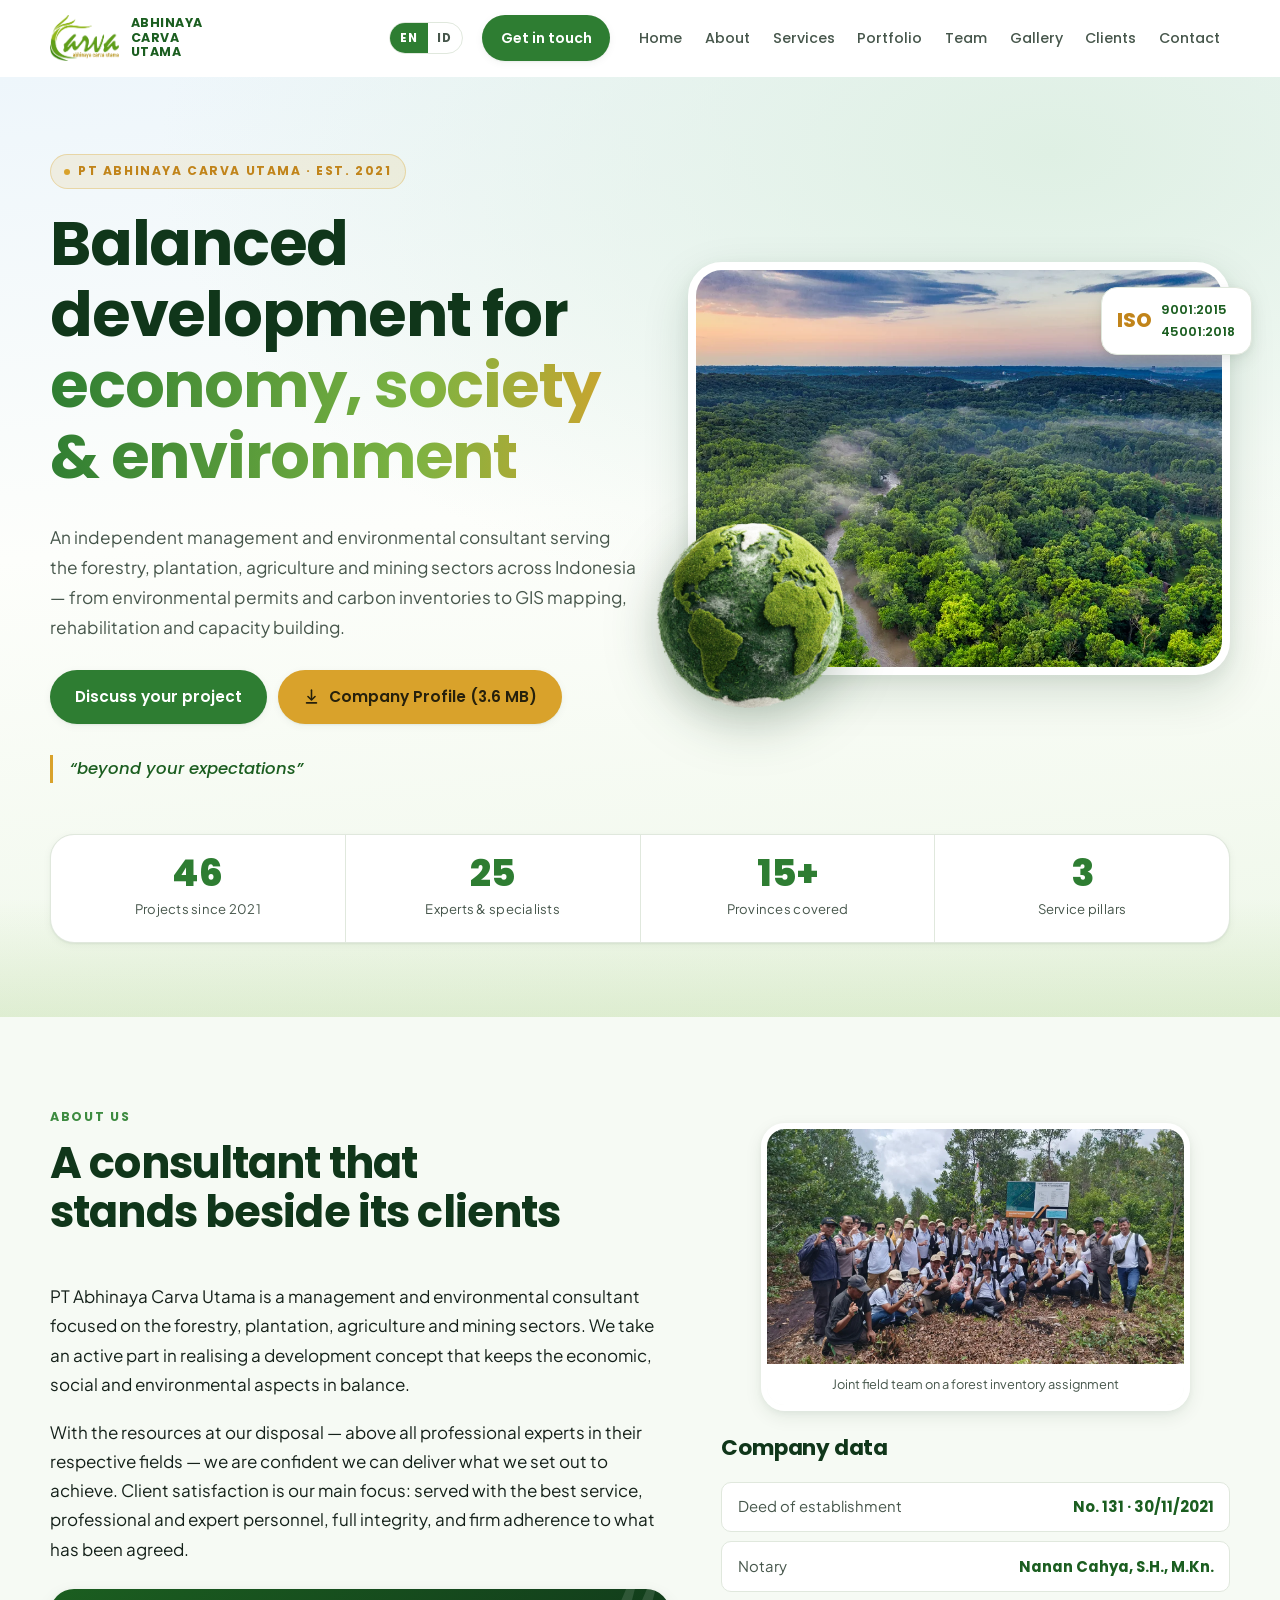
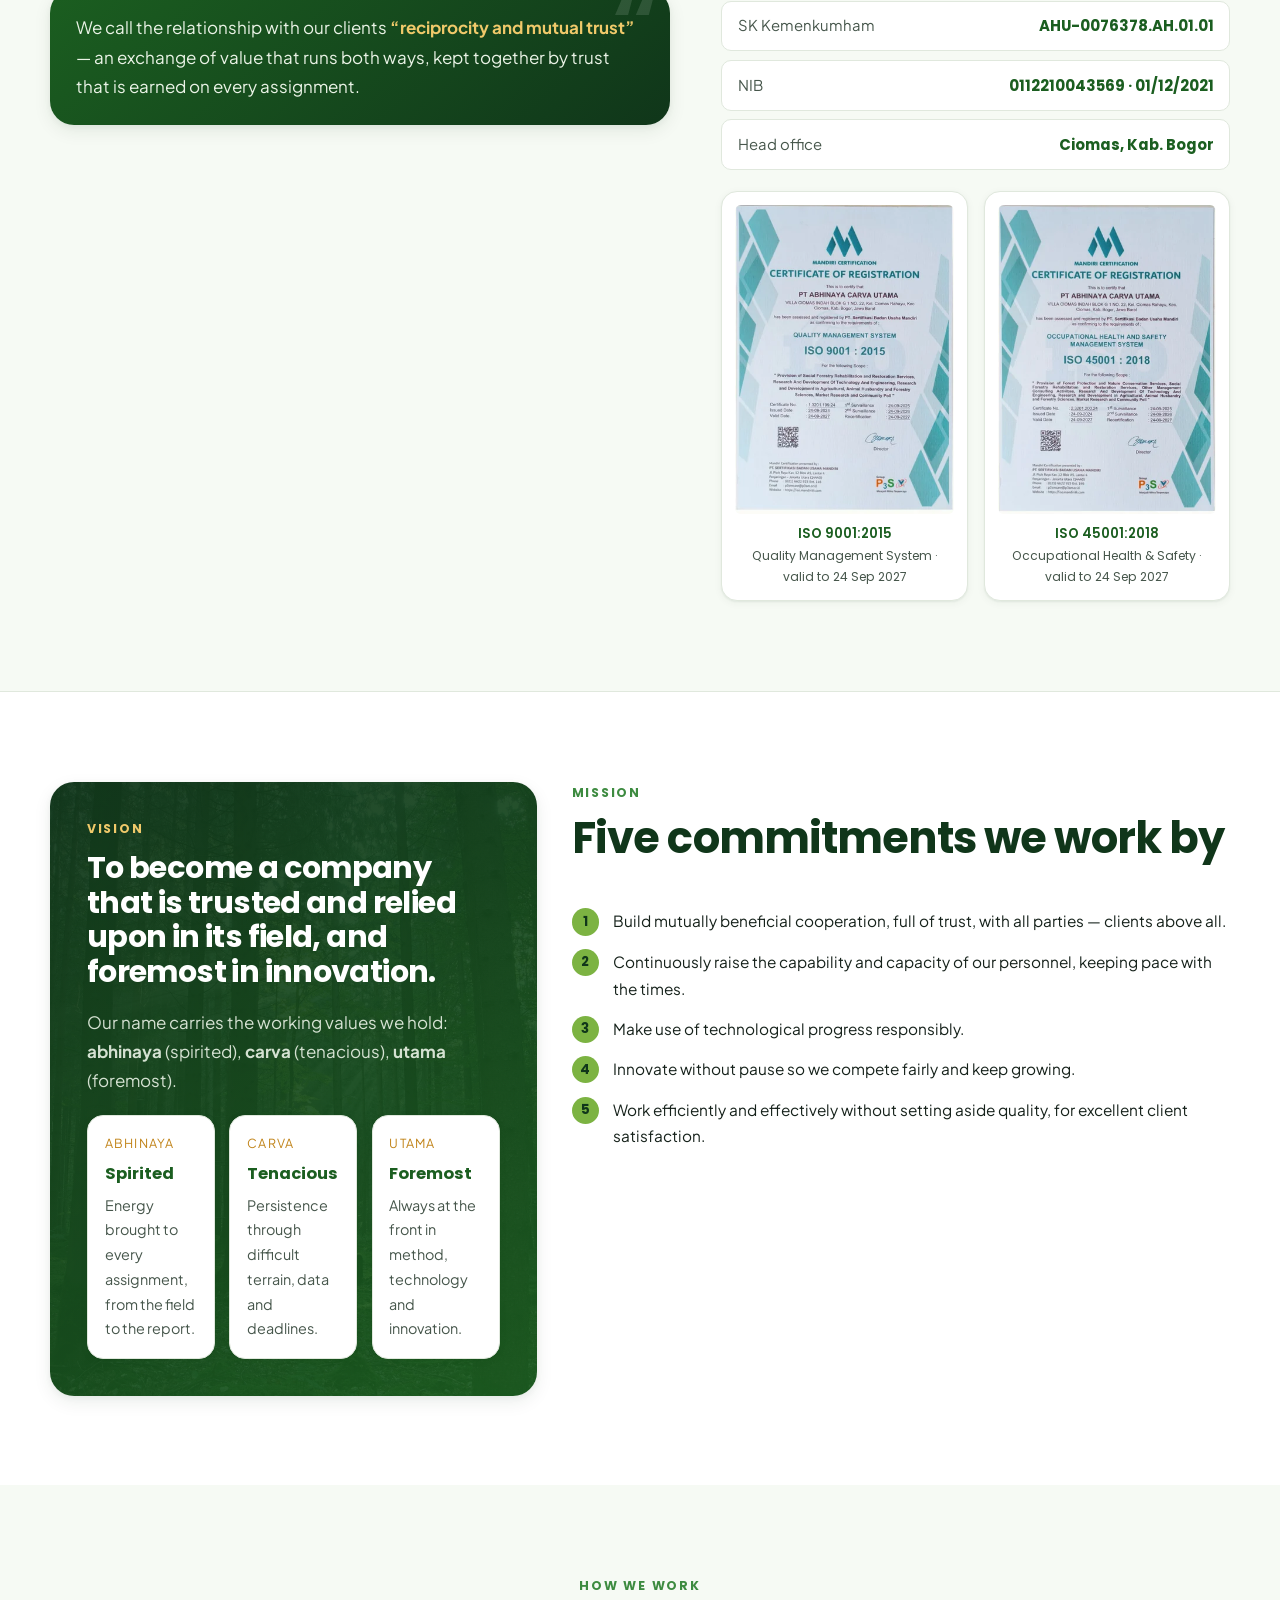
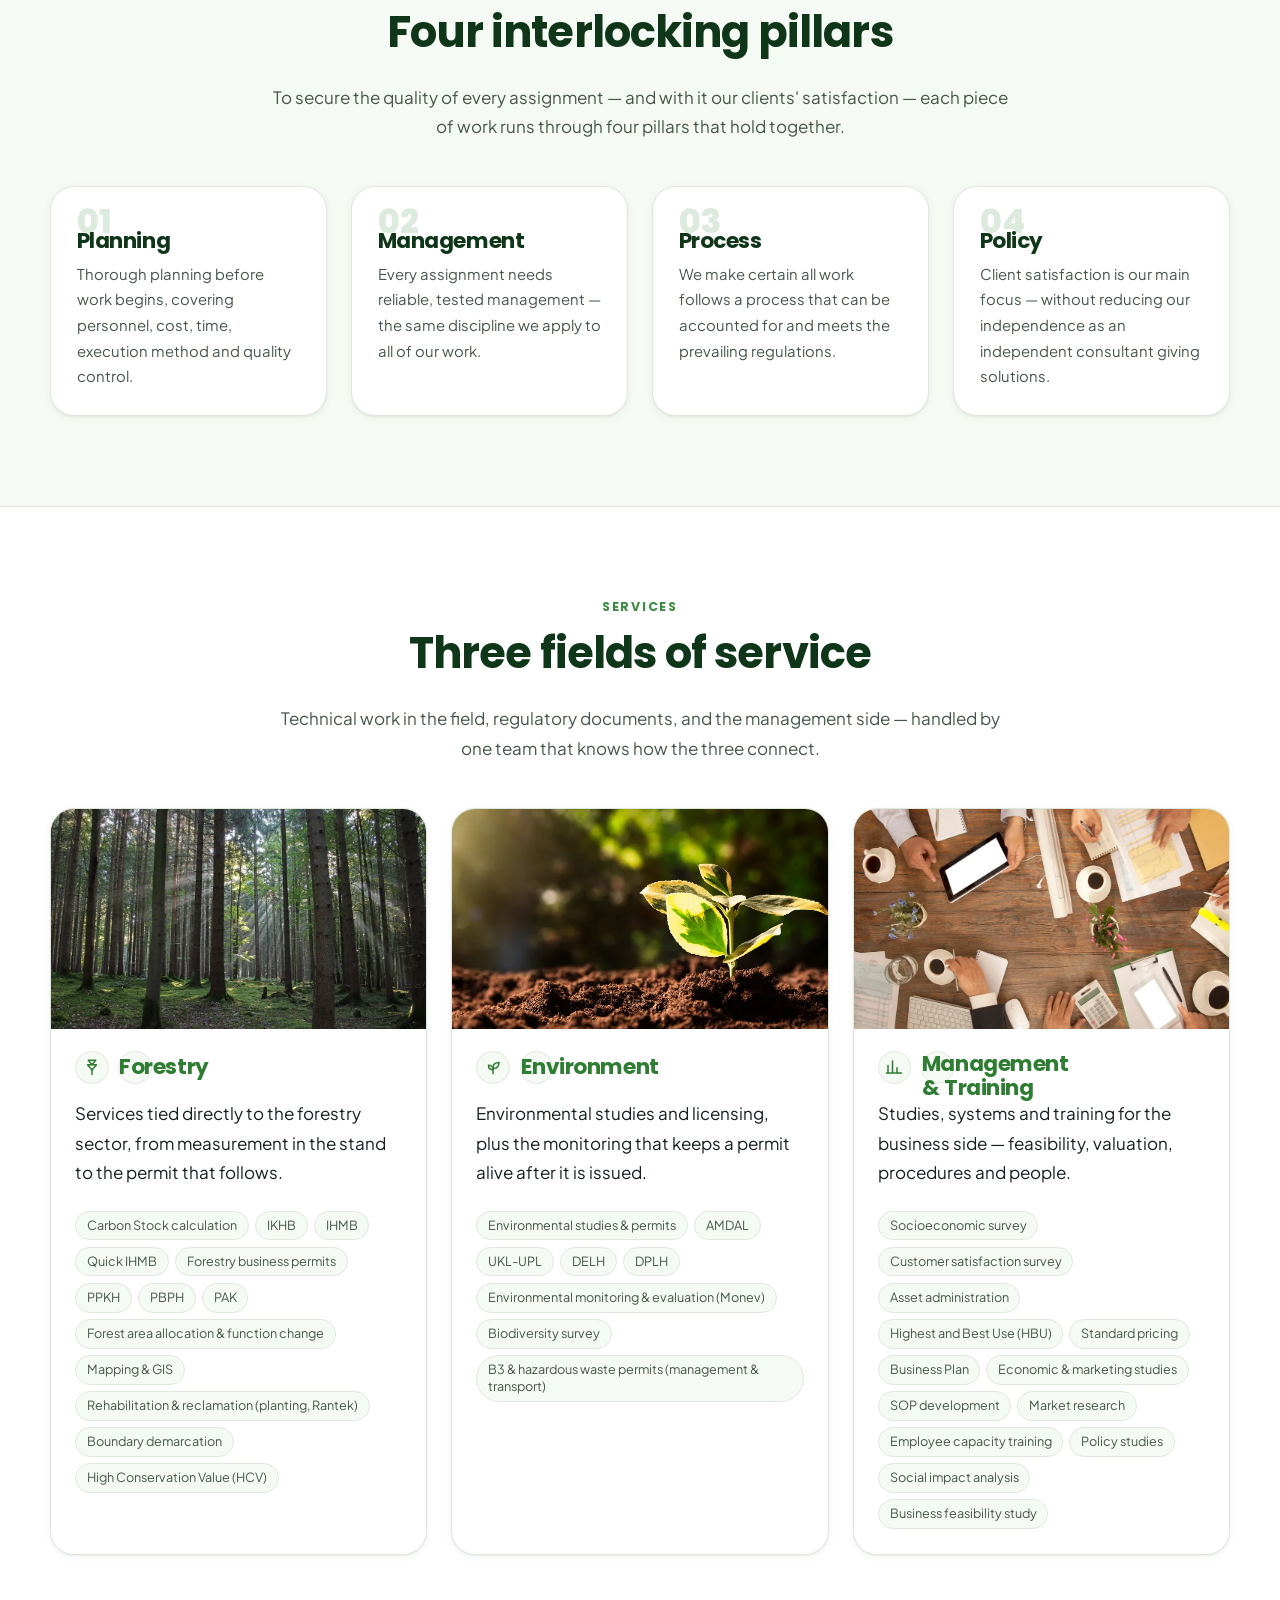
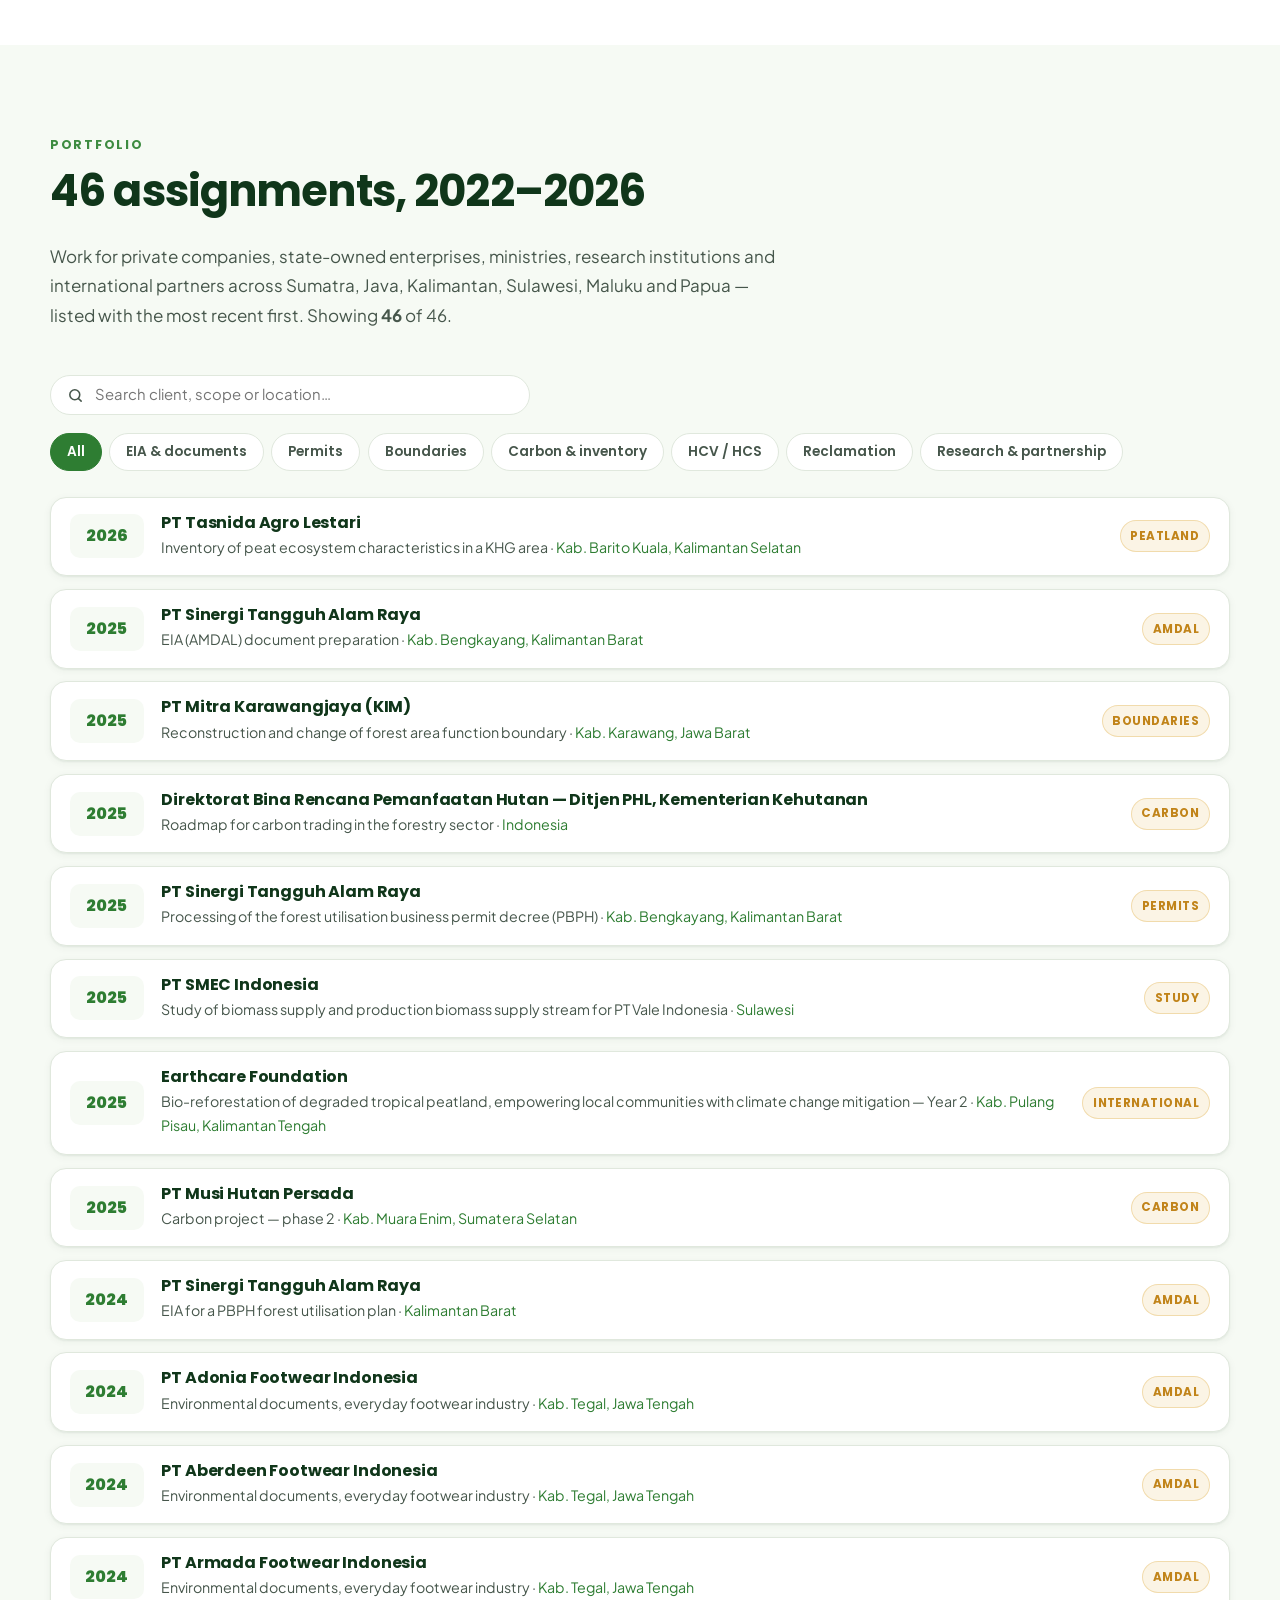
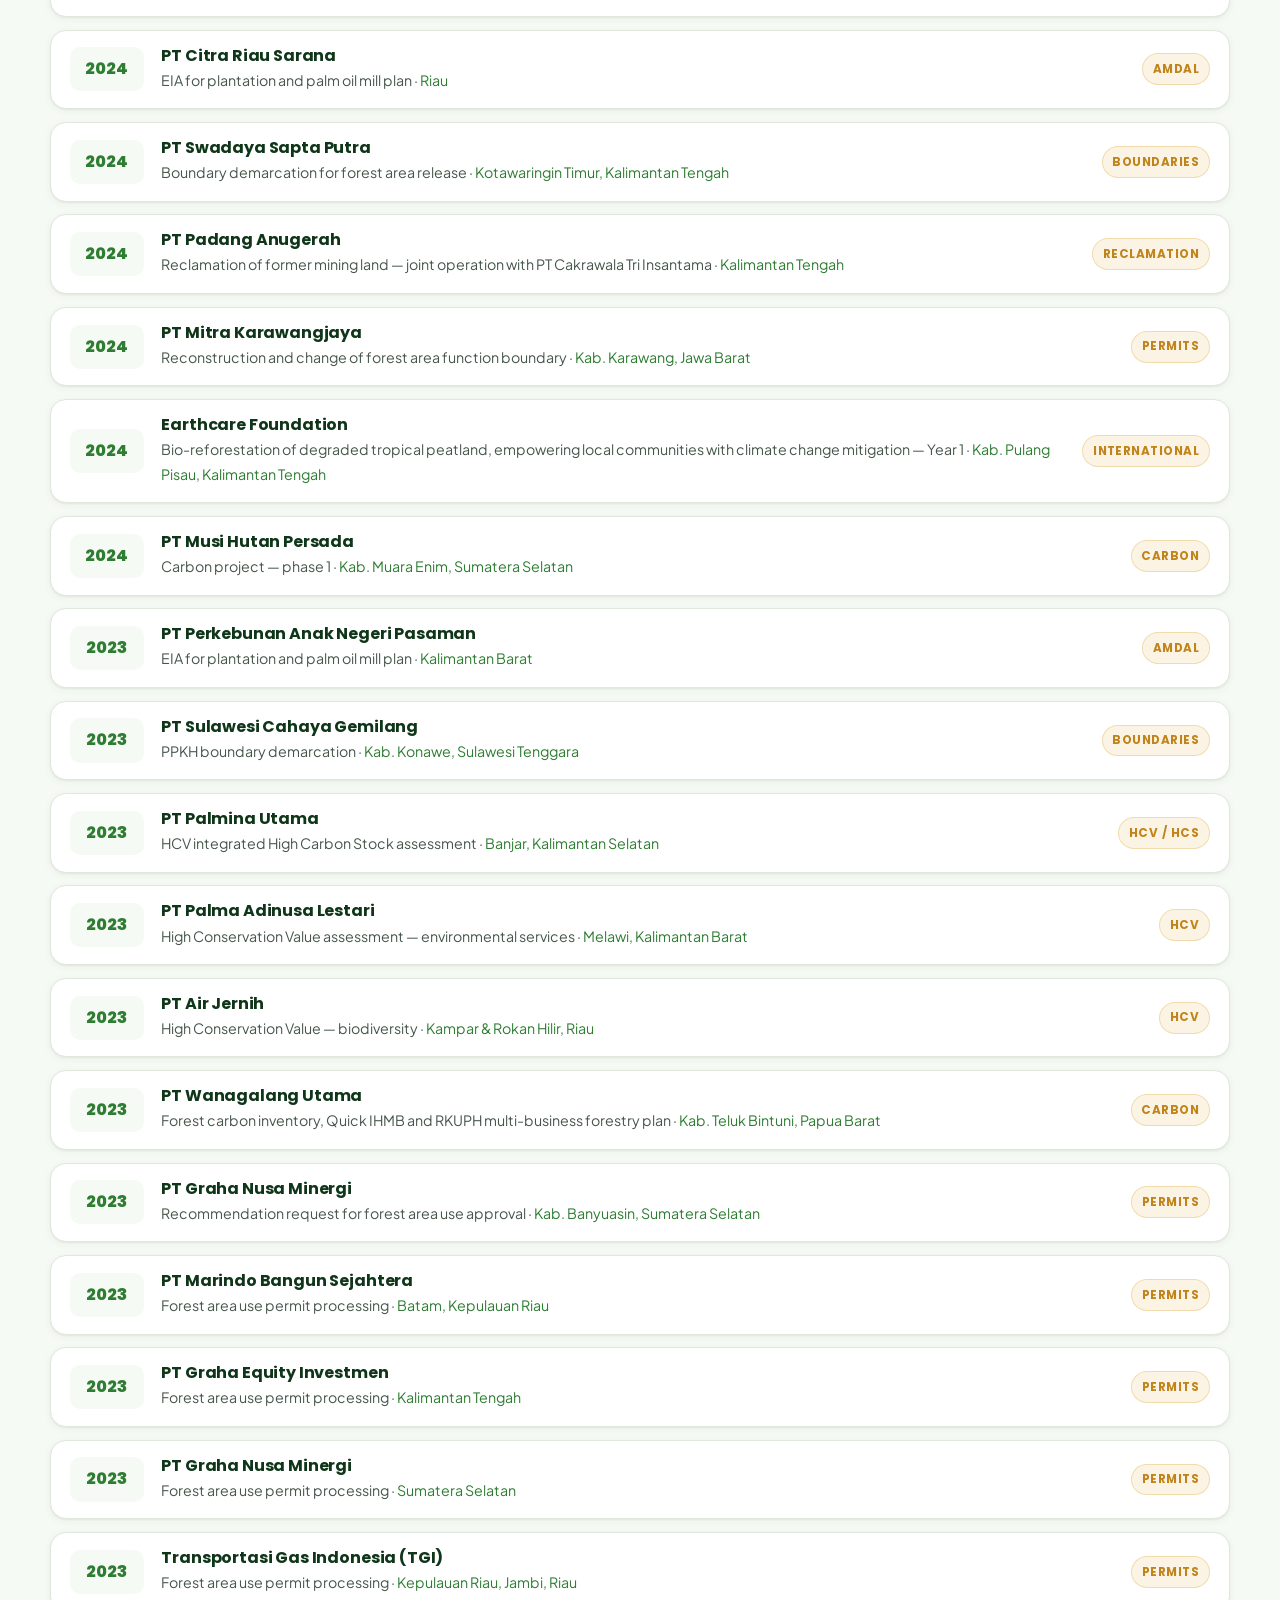
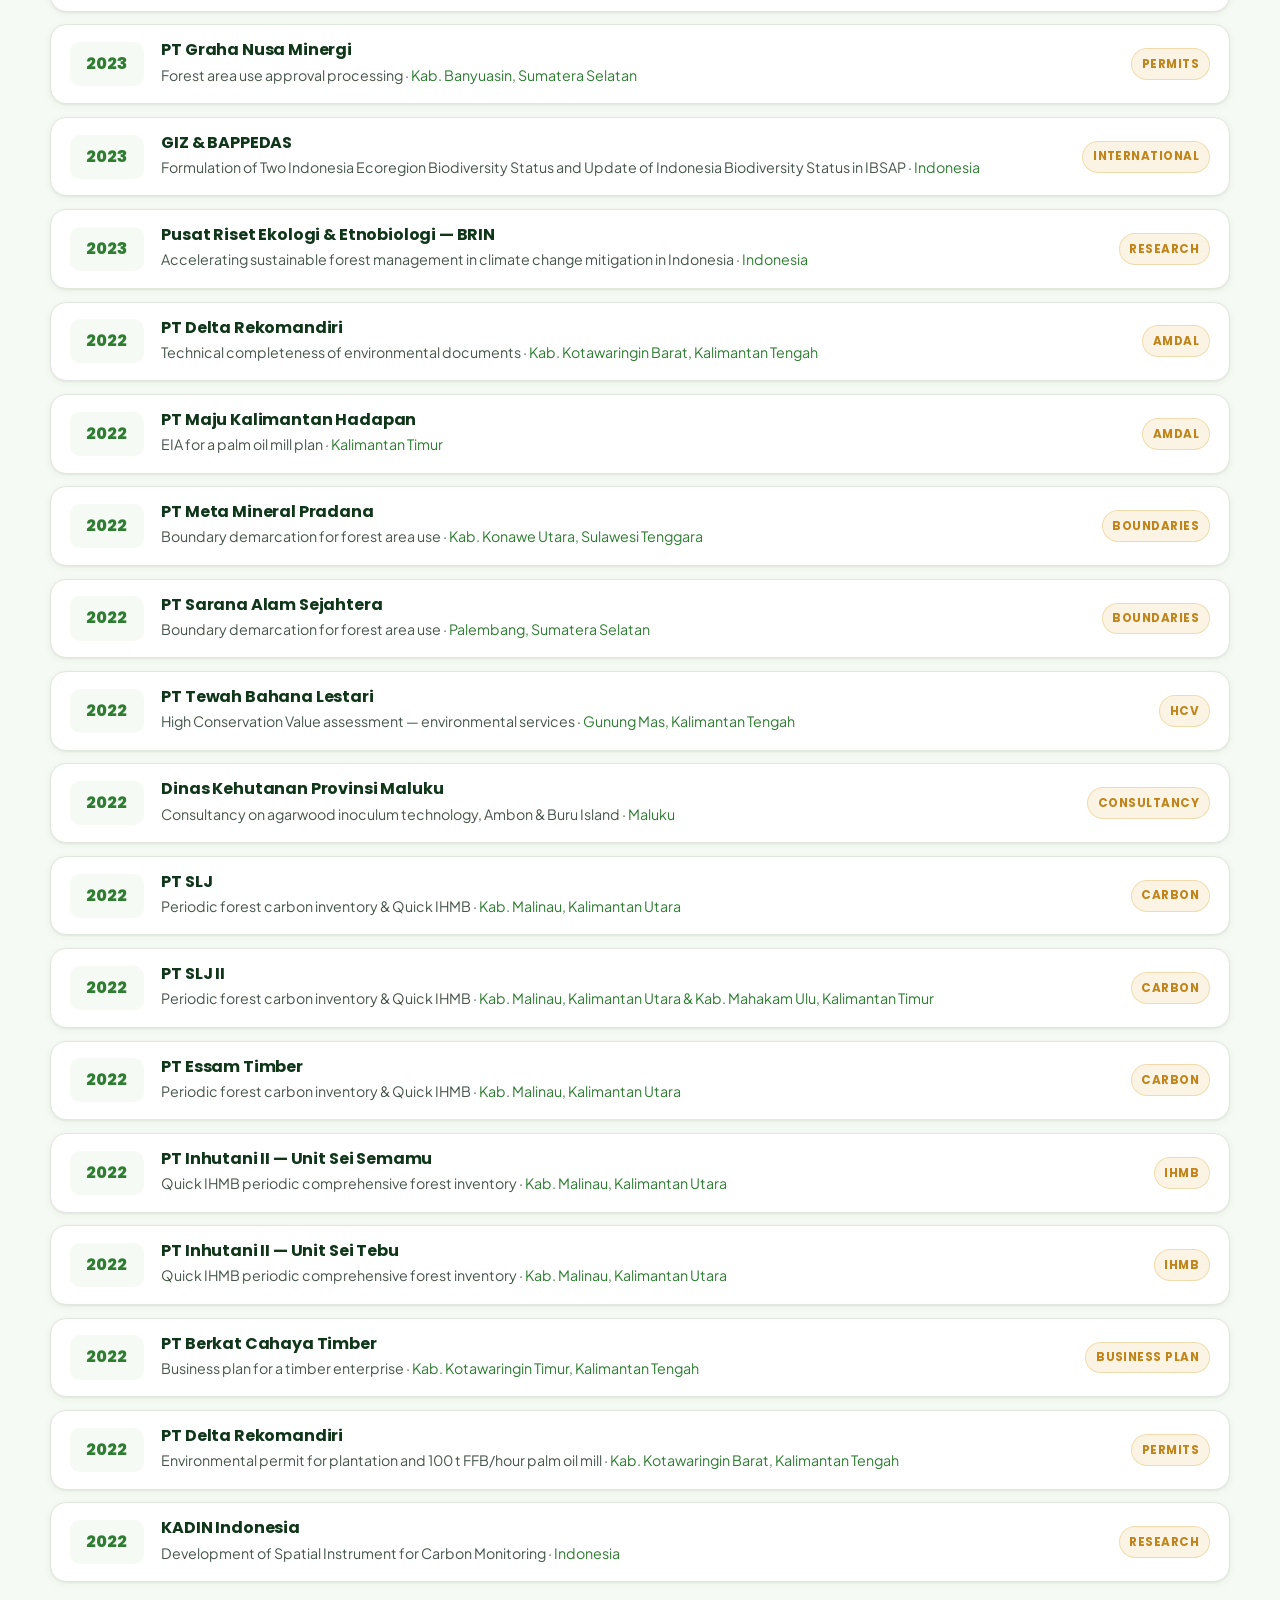
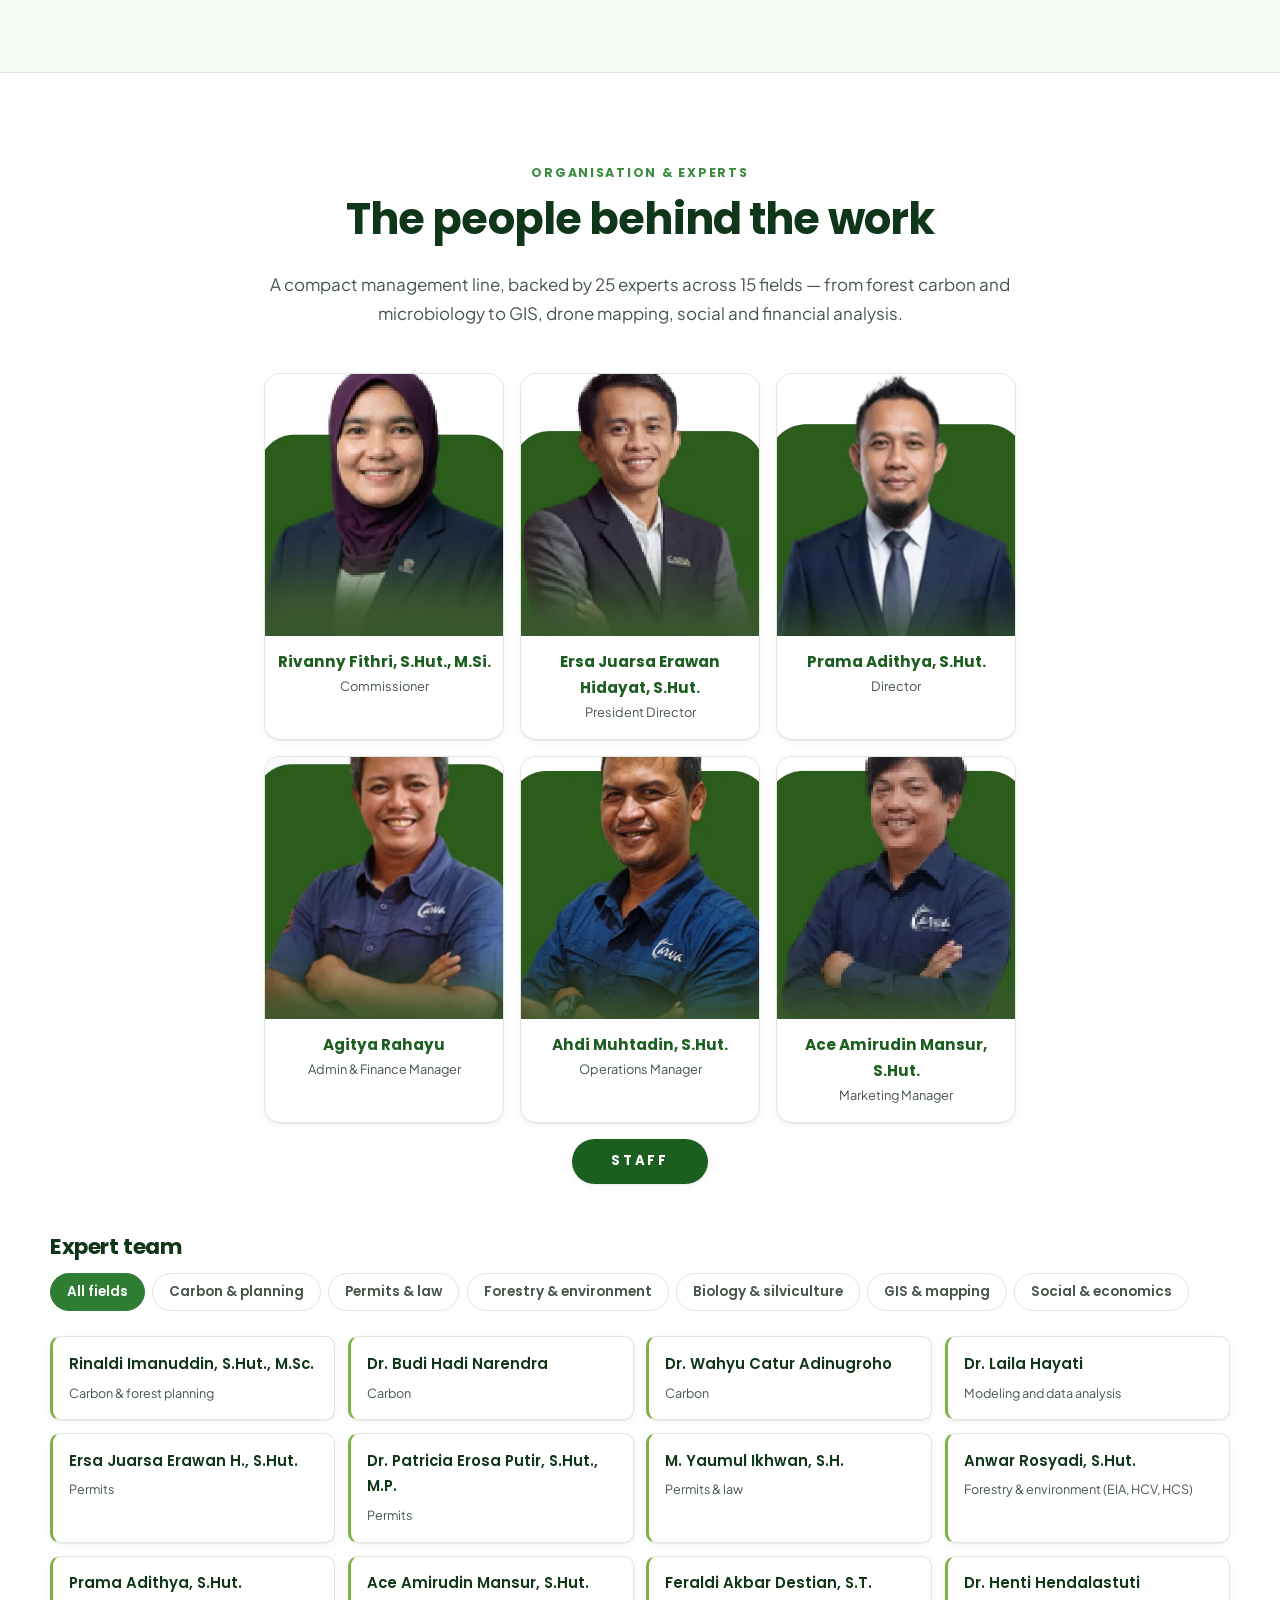
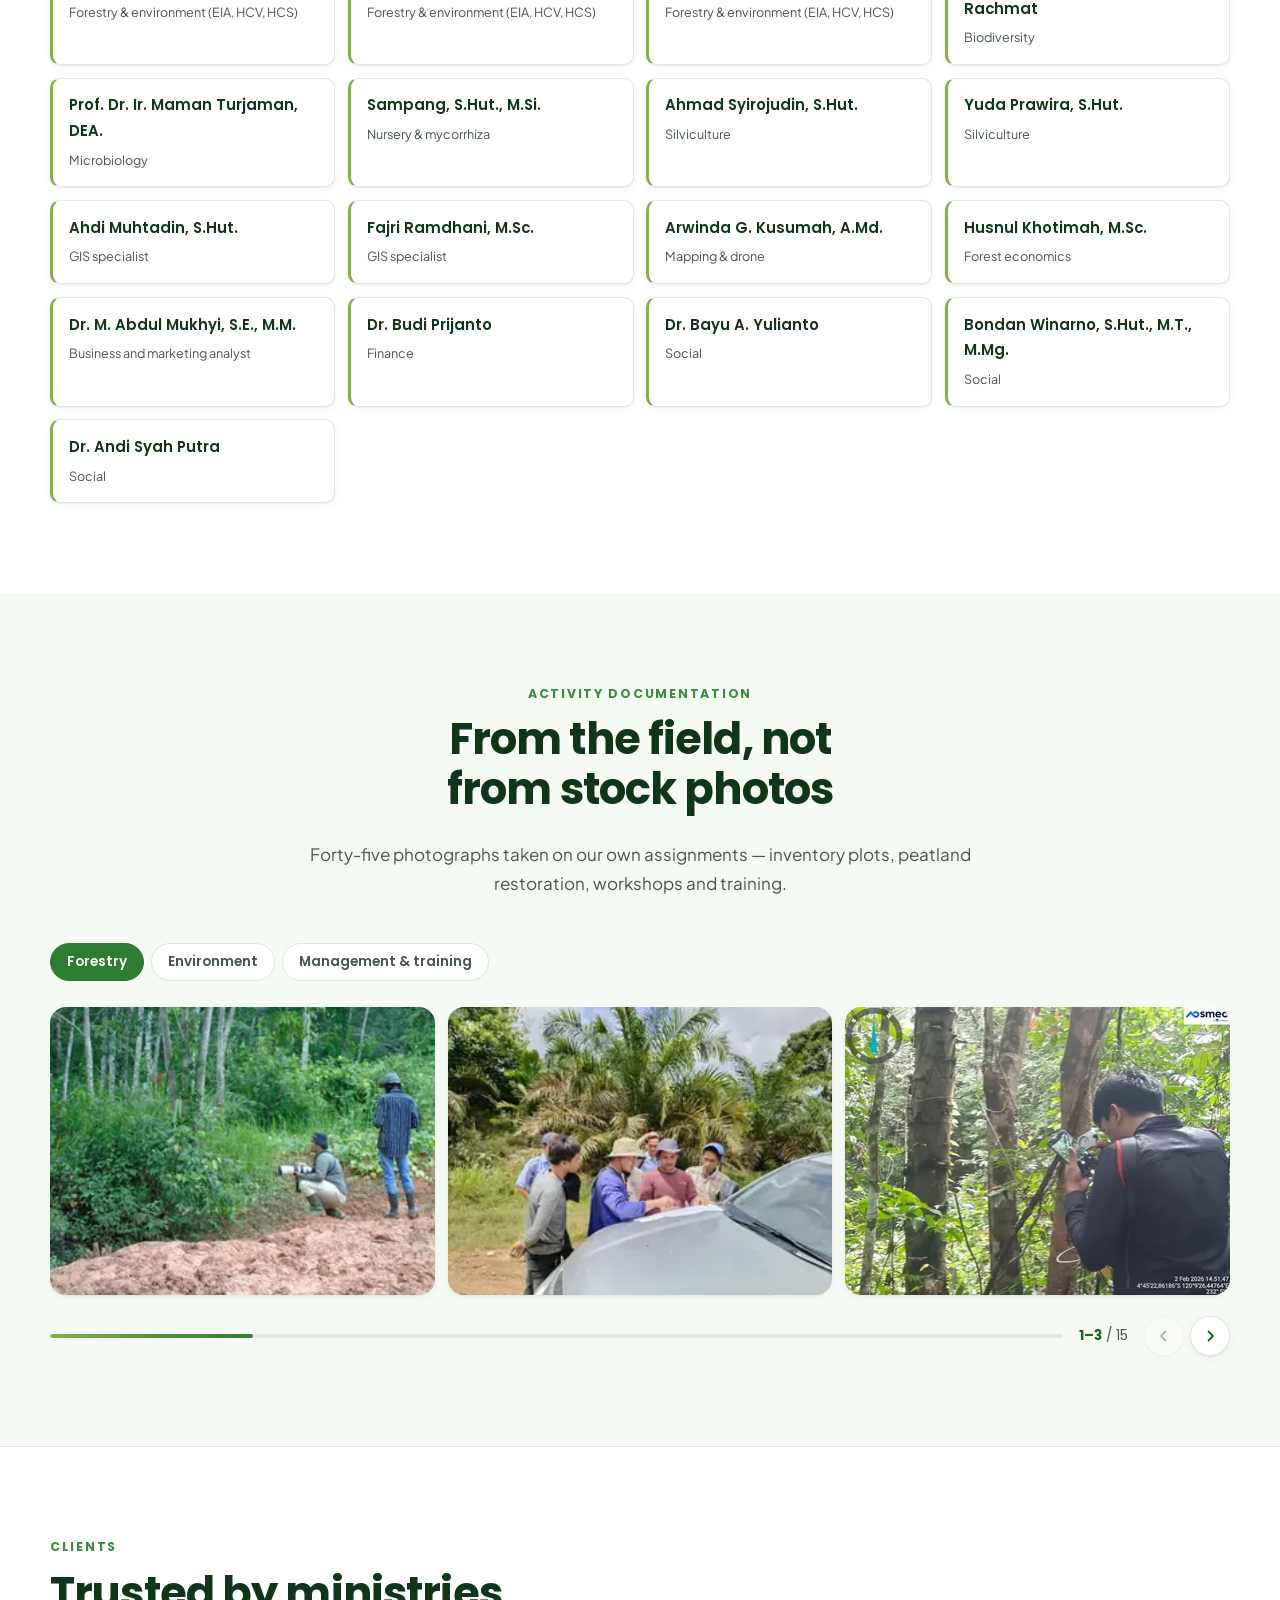
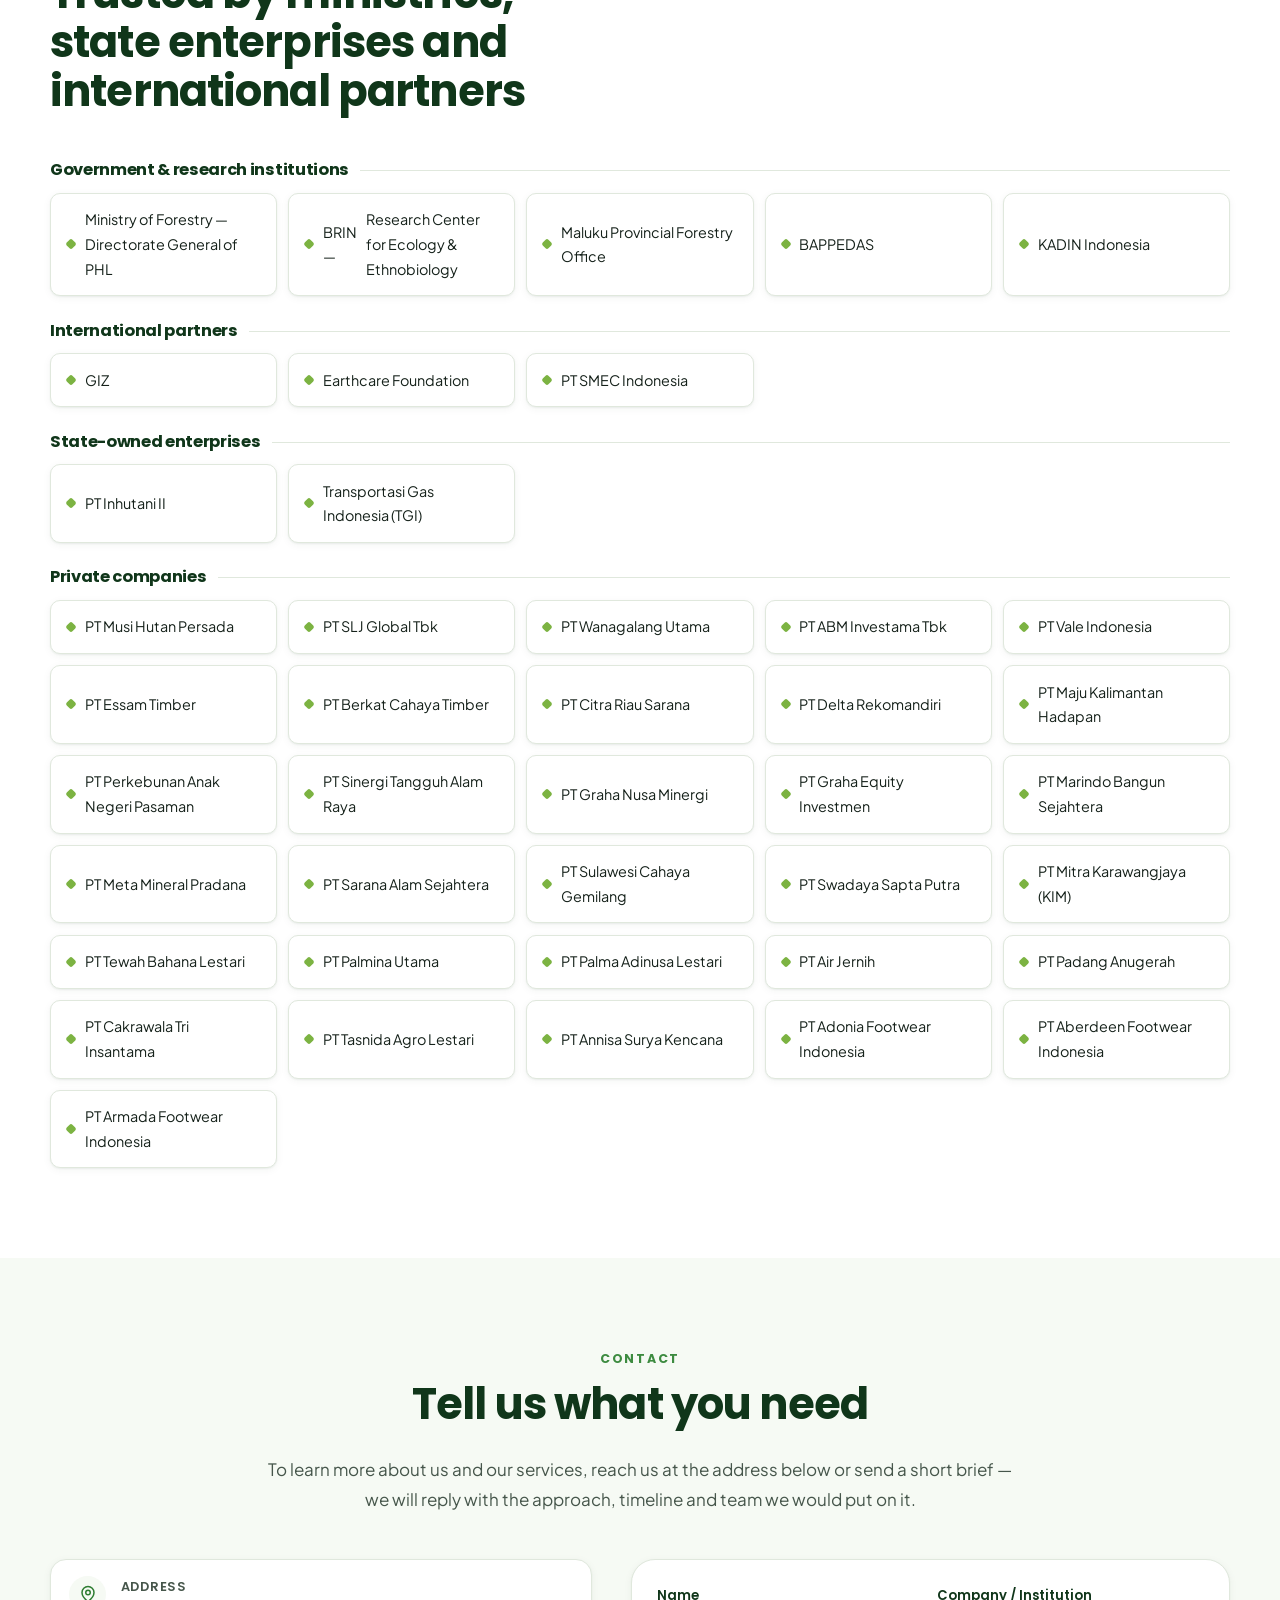
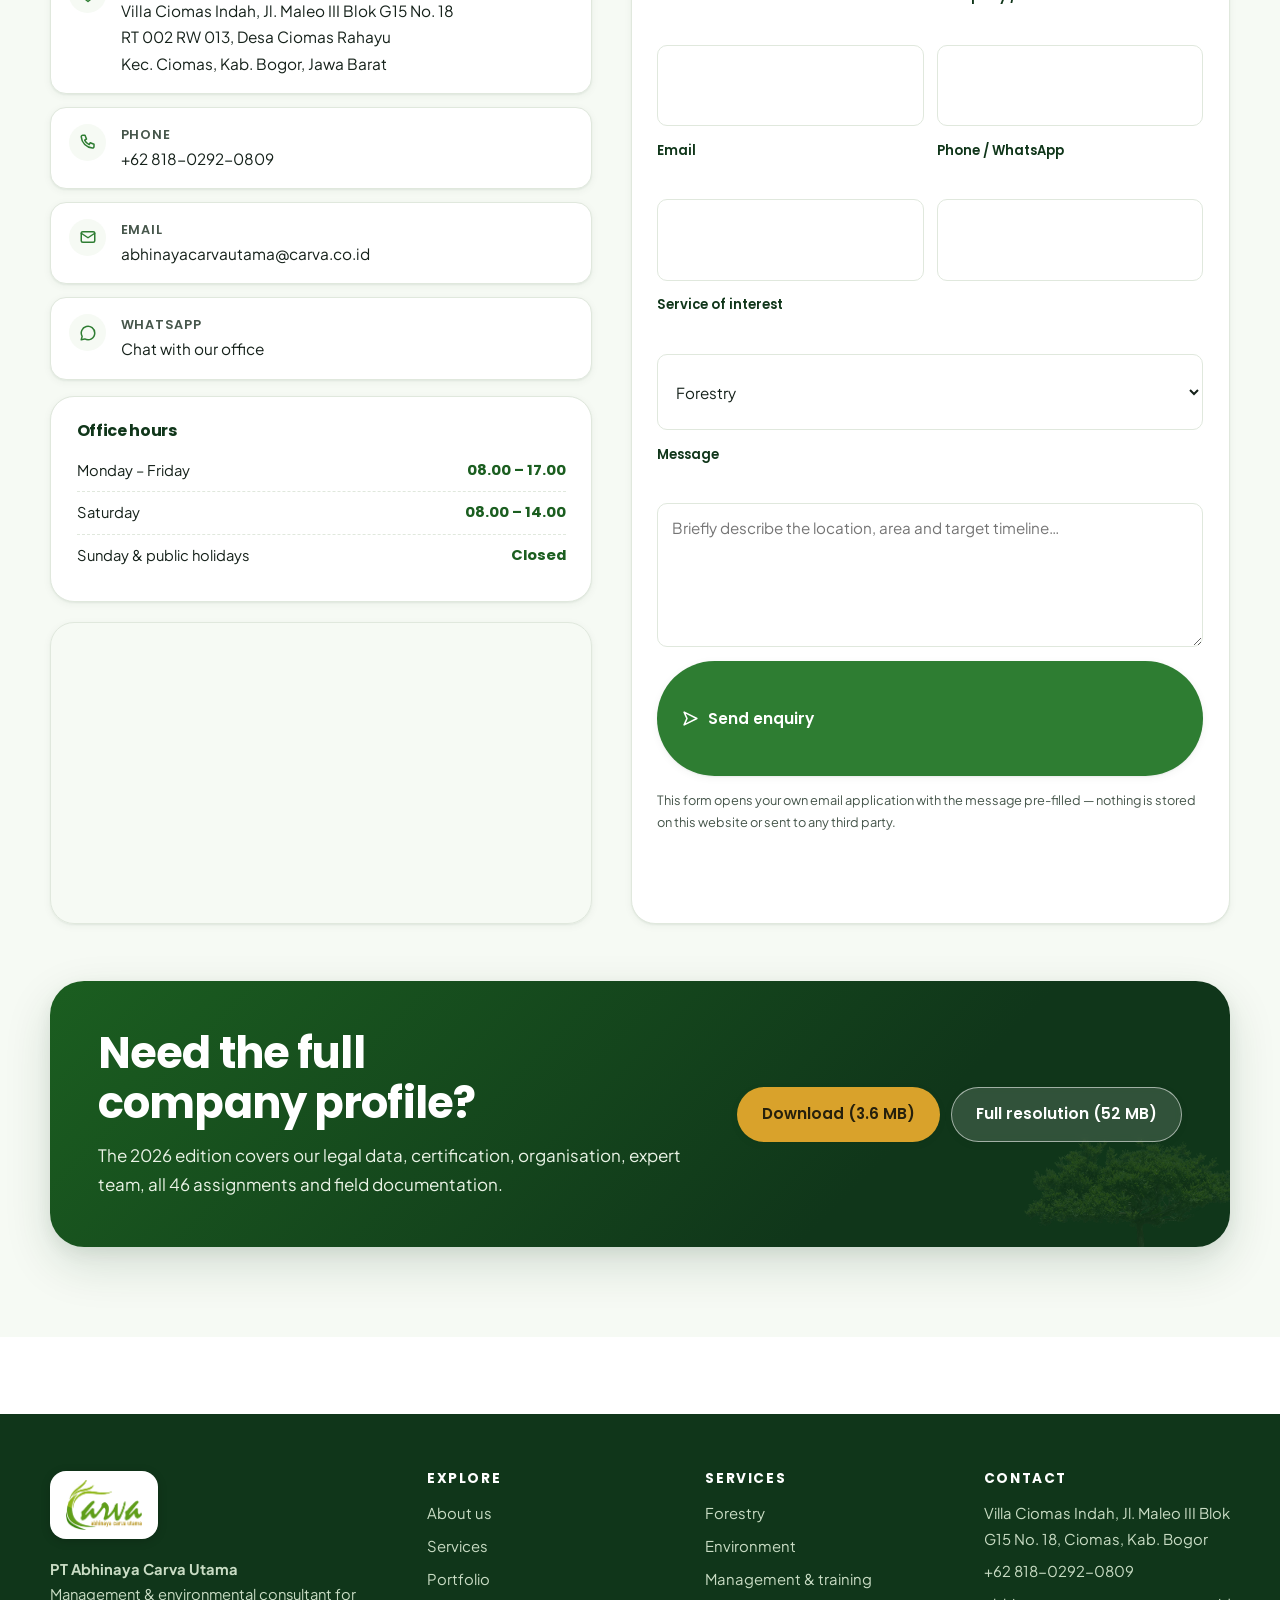
<file: index.html>
<!DOCTYPE html>
<html lang="en" data-lang="en">
<head>
<meta charset="utf-8">
<meta name="viewport" content="width=device-width, initial-scale=1">
<title>PT Abhinaya Carva Utama — Management &amp; Environmental Consultant</title>
<meta name="description" content="PT Abhinaya Carva Utama is an Indonesian management and environmental consultant for the forestry, plantation, agriculture and mining sectors: EIA (AMDAL), forestry permits, carbon stock and forest inventory, HCV/HCS, GIS mapping, rehabilitation, and management training. ISO 9001:2015 &amp; ISO 45001:2018 certified.">
<meta name="keywords" content="konsultan lingkungan, konsultan kehutanan, AMDAL, UKL-UPL, PPKH, PBPH, carbon stock, IHMB, HCV, HCS, GIS, reklamasi, Bogor, Indonesia">
<meta name="author" content="PT Abhinaya Carva Utama">
<link rel="canonical" href="https://carva.co.id/">
<meta name="theme-color" content="#1b5e20">
<meta property="og:type" content="website">
<meta property="og:locale" content="en_US">
<meta property="og:locale:alternate" content="id_ID">
<meta property="og:site_name" content="PT Abhinaya Carva Utama">
<meta property="og:title" content="PT Abhinaya Carva Utama — Management &amp; Environmental Consultant">
<meta property="og:description" content="Management and environmental consultant for forestry, plantation, agriculture and mining. 46 projects across 15+ provinces since 2021.">
<meta property="og:url" content="https://carva.co.id/">
<meta property="og:image" content="https://carva.co.id/assets/img/hero-hutan.webp">
<meta name="twitter:card" content="summary_large_image">
<link rel="icon" type="image/png" href="assets/img/favicon.png">
<link rel="apple-touch-icon" href="assets/img/favicon.png">
<link rel="preconnect" href="https://fonts.googleapis.com">
<link rel="preconnect" href="https://fonts.gstatic.com" crossorigin>
<link rel="stylesheet" href="https://fonts.googleapis.com/css2?family=Poppins:wght@600;700;800&family=Plus+Jakarta+Sans:wght@400;500;600;700&display=swap">
<link rel="stylesheet" href="assets/css/style.css">
<link rel="stylesheet" href="assets/css/onepage.css">
<script type="application/ld+json">
{
  "@context": "https://schema.org",
  "@type": "Organization",
  "name": "PT Abhinaya Carva Utama",
  "alternateName": "CARVA",
  "url": "https://carva.co.id/",
  "logo": "https://carva.co.id/assets/img/logo-carva.png",
  "slogan": "beyond your expectations",
  "foundingDate": "2021-11-30",
  "email": "abhinayacarvautama@carva.co.id",
  "telephone": "+62-818-0292-0809",
  "address": {
    "@type": "PostalAddress",
    "streetAddress": "Villa Ciomas Indah, Jl. Maleo III Blok G15 No. 18, RT 002 RW 013, Desa Ciomas Rahayu, Kec. Ciomas",
    "addressLocality": "Kabupaten Bogor",
    "addressRegion": "Jawa Barat",
    "addressCountry": "ID"
  },
  "description": "Management and environmental consultant for the forestry, plantation, agriculture and mining sectors in Indonesia.",
  "knowsAbout": ["AMDAL", "UKL-UPL", "Carbon Stock", "IHMB", "High Conservation Value", "GIS Mapping", "Forest Rehabilitation", "Environmental Permits"]
}
</script>
</head>
<body>
<a class="skip" href="#tentang"><span data-l="en">Skip to content</span><span data-l="id">Lompat ke konten</span></a>
<div class="progress" aria-hidden="true"><i></i></div>

<header class="site-header">
  <div class="wrap header-in">
    <a class="brand" href="#beranda" aria-label="PT Abhinaya Carva Utama">
      <img src="assets/img/logo-carva.png" alt="Logo CARVA — PT Abhinaya Carva Utama" width="617" height="409">
      <b>Abhinaya<br>Carva<br>Utama</b>
    </a>

    <button class="burger" aria-label="Menu" aria-expanded="false" aria-controls="menu"><span></span></button>

    <div class="lang" role="group" aria-label="Language / Bahasa">
      <button type="button" data-lang="en" aria-pressed="true">EN</button>
      <button type="button" data-lang="id" aria-pressed="false">ID</button>
    </div>

    <a class="btn btn-sm nav-cta" href="#kontak"><span data-l="en">Get in touch</span><span data-l="id">Hubungi kami</span></a>

    <nav class="nav-links" id="menu" aria-label="Main">
      <a href="#beranda"><span data-l="en">Home</span><span data-l="id">Beranda</span></a>
      <a href="#tentang"><span data-l="en">About</span><span data-l="id">Tentang</span></a>
      <a href="#layanan"><span data-l="en">Services</span><span data-l="id">Layanan</span></a>
      <a href="#portofolio"><span data-l="en">Portfolio</span><span data-l="id">Portofolio</span></a>
      <a href="#tim"><span data-l="en">Team</span><span data-l="id">Tim</span></a>
      <a href="#galeri"><span data-l="en">Gallery</span><span data-l="id">Galeri</span></a>
      <a href="#klien"><span data-l="en">Clients</span><span data-l="id">Klien</span></a>
      <a href="#kontak"><span data-l="en">Contact</span><span data-l="id">Kontak</span></a>
    </nav>
  </div>
</header>

<main>
<!-- ================= HERO ================= -->
<section class="hero" id="beranda">
  <div class="wrap">
    <div class="hero-grid">
      <div>
        <span class="kicker">PT Abhinaya Carva Utama · Est. 2021</span>
        <h1>
          <span data-l="en">Balanced development for <em>economy, society &amp; environment</em></span>
          <span data-l="id">Pembangunan seimbang antara <em>ekonomi, sosial &amp; lingkungan</em></span>
        </h1>
        <p class="lead">
          <span data-l="en">An independent management and environmental consultant serving the forestry, plantation, agriculture and mining sectors across Indonesia — from environmental permits and carbon inventories to GIS mapping, rehabilitation and capacity building.</span>
          <span data-l="id">Konsultan manajemen dan lingkungan independen untuk sektor kehutanan, perkebunan, pertanian, dan pertambangan di seluruh Indonesia — dari perizinan lingkungan dan inventarisasi karbon hingga pemetaan GIS, rehabilitasi, dan peningkatan kapasitas.</span>
        </p>
        <div class="hero-actions">
          <a class="btn" href="#kontak">
            <span data-l="en">Discuss your project</span><span data-l="id">Diskusikan pekerjaan Anda</span>
          </a>
          <a class="btn btn-gold" href="assets/dok/Company-Profile-PT-Abhinaya-Carva-Utama-2026-ringan.pdf" download>
            <svg width="17" height="17" viewBox="0 0 24 24" fill="none" stroke="currentColor" stroke-width="2.2" stroke-linecap="round" stroke-linejoin="round" aria-hidden="true"><path d="M12 3v12"/><path d="m7 12 5 5 5-5"/><path d="M5 21h14"/></svg>
            <span data-l="en">Company Profile (3.6 MB)</span><span data-l="id">Company Profile (3,6 MB)</span>
          </a>
        </div>
        <p class="motto">“beyond your expectations”</p>
      </div>

      <div class="hero-art reveal">
        <div class="shot">
          <img src="assets/img/hero-hutan.webp" alt="Aerial view of tropical rainforest and river at dawn" width="1400" height="940" fetchpriority="high">
        </div>
        <img class="globe" src="assets/img/globe-lumut.webp" alt="" aria-hidden="true" width="900" height="877" loading="lazy">
        <div class="badge">
          <b>ISO</b>
          <span>9001:2015<br>45001:2018</span>
        </div>
      </div>
    </div>

    <div class="stats reveal">
      <div><b data-count="46" data-suffix="">0</b><span data-l="en">Projects since 2021</span><span data-l="id">Proyek sejak 2021</span></div>
      <div><b data-count="25" data-suffix="">0</b><span data-l="en">Experts &amp; specialists</span><span data-l="id">Tenaga ahli &amp; spesialis</span></div>
      <div><b data-count="15" data-suffix="+">0</b><span data-l="en">Provinces covered</span><span data-l="id">Provinsi terjangkau</span></div>
      <div><b data-count="3" data-suffix="">0</b><span data-l="en">Service pillars</span><span data-l="id">Pilar layanan</span></div>
    </div>
  </div>
</section>

<!-- ================= TENTANG ================= -->
<section class="sec sec-cream" id="tentang">
  <div class="wrap">
    <div class="about-grid">
      <div>
        <div class="sec-head">
          <span class="eyebrow"><span data-l="en">About us</span><span data-l="id">Tentang kami</span></span>
          <h2><span data-l="en">A consultant that stands beside its clients</span><span data-l="id">Konsultan yang berdiri di samping kliennya</span></h2>
        </div>
        <p>
          <span data-l="en">PT Abhinaya Carva Utama is a management and environmental consultant focused on the forestry, plantation, agriculture and mining sectors. We take an active part in realising a development concept that keeps the economic, social and environmental aspects in balance.</span>
          <span data-l="id">PT Abhinaya Carva Utama merupakan konsultan manajemen dan lingkungan terutama sektor kehutanan, perkebunan, pertanian, dan pertambangan yang berusaha untuk berpartisipasi aktif dalam mewujudkan konsep pembangunan yang seimbang antara aspek ekonomi, sosial, dan lingkungan.</span>
        </p>
        <p>
          <span data-l="en">With the resources at our disposal — above all professional experts in their respective fields — we are confident we can deliver what we set out to achieve. Client satisfaction is our main focus: served with the best service, professional and expert personnel, full integrity, and firm adherence to what has been agreed.</span>
          <span data-l="id">Dengan dukungan sumber daya yang ada terutama tenaga ahli yang profesional, kami yakin akan dapat mewujudkan apa yang kami cita-citakan. Kepuasan pelanggan adalah fokus utama kami, yang kami wujudkan dengan pelayanan terbaik, tenaga profesional dan ahli di bidangnya, penuh integritas, serta berpedoman pada kesepakatan yang telah disepakati.</span>
        </p>
        <blockquote class="quote">
          <p>
            <span data-l="en">We call the relationship with our clients <b>“reciprocity and mutual trust”</b> — an exchange of value that runs both ways, kept together by trust that is earned on every assignment.</span>
            <span data-l="id">Hubungan dengan pelanggan/klien kami sebut sebagai <b>“reciprocity and mutual trust”</b> — pertukaran nilai yang berjalan dua arah, dijaga oleh kepercayaan yang dibangun pada setiap penugasan.</span>
          </p>
        </blockquote>
      </div>

      <div>
        <figure class="figure">
          <img src="assets/img/tim-lapangan.webp" alt="CARVA field team and client personnel at a forest concession" width="1229" height="692" loading="lazy">
          <figcaption><span data-l="en">Joint field team on a forest inventory assignment</span><span data-l="id">Tim lapangan gabungan pada pekerjaan inventarisasi hutan</span></figcaption>
        </figure>

        <h3 style="margin-top:1.6rem"><span data-l="en">Company data</span><span data-l="id">Data pokok perusahaan</span></h3>
        <div class="facts">
          <div><span data-l="en">Deed of establishment</span><span data-l="id">Akta pendirian</span><b>No. 131 · 30/11/2021</b></div>
          <div><span data-l="en">Notary</span><span data-l="id">Notaris</span><b>Nanan Cahya, S.H., M.Kn.</b></div>
          <div><span>SK Kemenkumham</span><b>AHU-0076378.AH.01.01</b></div>
          <div><span>NIB</span><b>0112210043569 · 01/12/2021</b></div>
          <div><span data-l="en">Head office</span><span data-l="id">Kantor pusat</span><b>Ciomas, Kab. Bogor</b></div>
        </div>

        <div class="iso">
          <figure>
            <img src="assets/img/iso-9001.webp" alt="ISO 9001:2015 certificate of PT Abhinaya Carva Utama" width="700" height="989" loading="lazy">
            <figcaption>ISO 9001:2015
              <small><span data-l="en">Quality Management System · valid to 24 Sep 2027</span><span data-l="id">Sistem Manajemen Mutu · berlaku s/d 24 Sep 2027</span></small>
            </figcaption>
          </figure>
          <figure>
            <img src="assets/img/iso-45001.webp" alt="ISO 45001:2018 certificate of PT Abhinaya Carva Utama" width="700" height="989" loading="lazy">
            <figcaption>ISO 45001:2018
              <small><span data-l="en">Occupational Health &amp; Safety · valid to 24 Sep 2027</span><span data-l="id">Kesehatan &amp; Keselamatan Kerja · berlaku s/d 24 Sep 2027</span></small>
            </figcaption>
          </figure>
        </div>
      </div>
    </div>
  </div>
</section>

<!-- ================= VISI MISI & NILAI ================= -->
<section class="sec" id="visi-misi">
  <div class="wrap">
    <div class="vm-grid">
      <div class="panel-dark reveal">
        <span class="eyebrow"><span data-l="en">Vision</span><span data-l="id">Visi</span></span>
        <h2 style="font-size:clamp(1.4rem,2.4vw,1.9rem)">
          <span data-l="en">To become a company that is trusted and relied upon in its field, and foremost in innovation.</span>
          <span data-l="id">Menjadi perusahaan yang dapat dipercaya dan diandalkan di bidangnya serta terdepan dalam berinovasi.</span>
        </h2>
        <p style="opacity:.9">
          <span data-l="en">Our name carries the working values we hold: <b>abhinaya</b> (spirited), <b>carva</b> (tenacious), <b>utama</b> (foremost).</span>
          <span data-l="id">Nama kami memuat nilai kerja yang kami pegang: <b>abhinaya</b> (semangat), <b>carva</b> (ulet/tangguh), <b>utama</b> (terdepan).</span>
        </p>
        <div class="values">
          <div><i>Abhinaya</i><b><span data-l="en">Spirited</span><span data-l="id">Semangat</span></b><p><span data-l="en">Energy brought to every assignment, from the field to the report.</span><span data-l="id">Semangat pada setiap penugasan, dari lapangan hingga pelaporan.</span></p></div>
          <div><i>Carva</i><b><span data-l="en">Tenacious</span><span data-l="id">Ulet &amp; tangguh</span></b><p><span data-l="en">Persistence through difficult terrain, data and deadlines.</span><span data-l="id">Ketekunan menghadapi medan, data, dan tenggat yang berat.</span></p></div>
          <div><i>Utama</i><b><span data-l="en">Foremost</span><span data-l="id">Terdepan</span></b><p><span data-l="en">Always at the front in method, technology and innovation.</span><span data-l="id">Selalu terdepan dalam metode, teknologi, dan inovasi.</span></p></div>
        </div>
      </div>

      <div>
        <div class="sec-head">
          <span class="eyebrow"><span data-l="en">Mission</span><span data-l="id">Misi</span></span>
          <h2><span data-l="en">Five commitments we work by</span><span data-l="id">Lima komitmen dalam bekerja</span></h2>
        </div>
        <ul class="misi">
          <li><span data-l="en">Build mutually beneficial cooperation, full of trust, with all parties — clients above all.</span><span data-l="id">Menjalin kerja sama yang saling menguntungkan dan penuh kepercayaan dengan seluruh pihak terkait, terutama pelanggan/klien.</span></li>
          <li><span data-l="en">Continuously raise the capability and capacity of our personnel, keeping pace with the times.</span><span data-l="id">Terus meningkatkan kapabilitas dan kapasitas tenaga yang ada dengan memperhatikan perkembangan zaman.</span></li>
          <li><span data-l="en">Make use of technological progress responsibly.</span><span data-l="id">Memanfaatkan perkembangan teknologi secara bertanggung jawab.</span></li>
          <li><span data-l="en">Innovate without pause so we compete fairly and keep growing.</span><span data-l="id">Terus melakukan inovasi tanpa henti agar dapat bersaing secara sehat dan terus berkembang.</span></li>
          <li><span data-l="en">Work efficiently and effectively without setting aside quality, for excellent client satisfaction.</span><span data-l="id">Efisiensi dan efektivitas dalam bekerja tanpa mengabaikan kualitas kerja demi terwujudnya kepuasan pelanggan yang prima.</span></li>
        </ul>
      </div>
    </div>
  </div>
</section>

<!-- ================= CARA KERJA ================= -->
<section class="sec sec-cream" id="cara-kerja">
  <div class="wrap">
    <div class="sec-head center">
      <span class="eyebrow"><span data-l="en">How we work</span><span data-l="id">Cara kerja</span></span>
      <h2><span data-l="en">Four interlocking pillars</span><span data-l="id">Empat pilar yang saling berkaitan</span></h2>
      <p><span data-l="en">To secure the quality of every assignment — and with it our clients' satisfaction — each piece of work runs through four pillars that hold together.</span><span data-l="id">Untuk memastikan kualitas setiap pekerjaan yang kami kerjakan demi menjaga kepuasan pelanggan, setiap pekerjaan selalu kami laksanakan melalui empat pilar yang saling berkaitan.</span></p>
    </div>
    <div class="grid g-4 pillars">
      <article class="card pillar reveal">
        <h3><span data-l="en">Planning</span><span data-l="id">Perencanaan</span></h3>
        <p><span data-l="en">Thorough planning before work begins, covering personnel, cost, time, execution method and quality control.</span><span data-l="id">Perencanaan yang matang sebelum memulai pekerjaan, meliputi SDM, biaya, waktu, metode pelaksanaan, serta QC.</span></p>
      </article>
      <article class="card pillar reveal" data-delay="80">
        <h3><span data-l="en">Management</span><span data-l="id">Manajemen</span></h3>
        <p><span data-l="en">Every assignment needs reliable, tested management — the same discipline we apply to all of our work.</span><span data-l="id">Setiap pekerjaan memerlukan manajemen yang handal dan teruji, yang selalu kami terapkan untuk setiap pekerjaan yang ada.</span></p>
      </article>
      <article class="card pillar reveal" data-delay="160">
        <h3><span data-l="en">Process</span><span data-l="id">Proses</span></h3>
        <p><span data-l="en">We make certain all work follows a process that can be accounted for and meets the prevailing regulations.</span><span data-l="id">Kami memastikan seluruh pekerjaan dilakukan melalui proses yang dapat dipertanggungjawabkan dan memenuhi peraturan-peraturan yang ada.</span></p>
      </article>
      <article class="card pillar reveal" data-delay="240">
        <h3><span data-l="en">Policy</span><span data-l="id">Kebijakan</span></h3>
        <p><span data-l="en">Client satisfaction is our main focus — without reducing our independence as an independent consultant giving solutions.</span><span data-l="id">Kepuasan pelanggan adalah fokus utama kami tanpa mengurangi independensi kami selaku konsultan independen dalam memberikan solusi bagi pelanggan/klien.</span></p>
      </article>
    </div>
  </div>
</section>

<!-- ================= LAYANAN ================= -->
<section class="sec" id="layanan">
  <div class="wrap">
    <div class="sec-head center">
      <span class="eyebrow"><span data-l="en">Services</span><span data-l="id">Bentuk jasa</span></span>
      <h2><span data-l="en">Three fields of service</span><span data-l="id">Tiga bidang layanan</span></h2>
      <p><span data-l="en">Technical work in the field, regulatory documents, and the management side — handled by one team that knows how the three connect.</span><span data-l="id">Pekerjaan teknis di lapangan, dokumen regulasi, dan sisi manajemen — dikerjakan satu tim yang memahami keterkaitan ketiganya.</span></p>
    </div>

    <div class="grid g-3">
      <article class="card svc reveal">
        <div class="svc-img"><img src="assets/img/jasa-kehutanan.webp" alt="Production forest stand" width="1000" height="588" loading="lazy"></div>
        <div class="svc-body">
          <h3>
            <span aria-hidden="true"><svg width="18" height="18" viewBox="0 0 24 24" fill="none" stroke="currentColor" stroke-width="2" stroke-linecap="round" stroke-linejoin="round"><path d="M12 22v-6"/><path d="M12 16 6 9h12z"/><path d="M12 9 7 3h10z"/></svg></span>
            <span data-l="en">Forestry</span><span data-l="id">Kehutanan</span>
          </h3>
          <p><span data-l="en">Services tied directly to the forestry sector, from measurement in the stand to the permit that follows.</span><span data-l="id">Jasa-jasa yang berkaitan langsung dengan sektor kehutanan, dari pengukuran di tegakan sampai perizinan yang menyertainya.</span></p>
          <ul class="tags">
            <li><span data-l="en">Carbon Stock calculation</span><span data-l="id">Perhitungan Sediaan Karbon</span></li>
            <li>IKHB</li><li>IHMB</li><li>Quick IHMB</li>
            <li><span data-l="en">Forestry business permits</span><span data-l="id">Perizinan Berusaha Bidang Kehutanan</span></li>
            <li>PPKH</li><li>PBPH</li><li>PAK</li>
            <li><span data-l="en">Forest area allocation &amp; function change</span><span data-l="id">Perubahan Peruntukan &amp; Fungsi Kawasan</span></li>
            <li><span data-l="en">Mapping &amp; GIS</span><span data-l="id">Pemetaan dan GIS</span></li>
            <li><span data-l="en">Rehabilitation &amp; reclamation (planting, Rantek)</span><span data-l="id">Rehabilitasi &amp; Reklamasi Hutan (penanaman, Rantek)</span></li>
            <li><span data-l="en">Boundary demarcation</span><span data-l="id">Tata Batas</span></li>
            <li>High Conservation Value (HCV)</li>
          </ul>
        </div>
      </article>

      <article class="card svc reveal" data-delay="90">
        <div class="svc-img"><img src="assets/img/jasa-lingkungan.webp" alt="Seedling growing in soil" width="1000" height="588" loading="lazy"></div>
        <div class="svc-body">
          <h3>
            <span aria-hidden="true"><svg width="18" height="18" viewBox="0 0 24 24" fill="none" stroke="currentColor" stroke-width="2" stroke-linecap="round" stroke-linejoin="round"><path d="M12 21v-8"/><path d="M12 13c0-4 3-7 8-7 0 5-3 8-8 8Z"/><path d="M12 15c0-3-2.5-5.5-6-5.5 0 3.5 2.5 6 6 6Z"/></svg></span>
            <span data-l="en">Environment</span><span data-l="id">Lingkungan</span>
          </h3>
          <p><span data-l="en">Environmental studies and licensing, plus the monitoring that keeps a permit alive after it is issued.</span><span data-l="id">Kajian dan perizinan lingkungan, serta pemantauan yang menjaga izin tetap terpenuhi setelah diterbitkan.</span></p>
          <ul class="tags">
            <li><span data-l="en">Environmental studies &amp; permits</span><span data-l="id">Kajian &amp; Perizinan Lingkungan</span></li>
            <li>AMDAL</li><li>UKL-UPL</li><li>DELH</li><li>DPLH</li>
            <li><span data-l="en">Environmental monitoring &amp; evaluation (Monev)</span><span data-l="id">Monitoring &amp; Evaluasi (Monev) Lingkungan</span></li>
            <li><span data-l="en">Biodiversity survey</span><span data-l="id">Survey Kehati</span></li>
            <li><span data-l="en">B3 &amp; hazardous waste permits (management &amp; transport)</span><span data-l="id">Perizinan B3 &amp; Limbah B3 (pengelolaan &amp; pengangkutan)</span></li>
          </ul>
        </div>
      </article>

      <article class="card svc reveal" data-delay="180">
        <div class="svc-img"><img src="assets/img/jasa-manajemen.webp" alt="Desk with documents, tablet and calculator" width="1000" height="588" loading="lazy"></div>
        <div class="svc-body">
          <h3>
            <span aria-hidden="true"><svg width="18" height="18" viewBox="0 0 24 24" fill="none" stroke="currentColor" stroke-width="2" stroke-linecap="round" stroke-linejoin="round"><path d="M4 20V10"/><path d="M10 20V4"/><path d="M16 20v-7"/><path d="M22 20H2"/></svg></span>
            <span data-l="en">Management &amp; Training</span><span data-l="id">Manajemen &amp; Pelatihan</span>
          </h3>
          <p><span data-l="en">Studies, systems and training for the business side — feasibility, valuation, procedures and people.</span><span data-l="id">Kajian, sistem, dan pelatihan pada sisi usaha — kelayakan, penilaian, prosedur, dan sumber daya manusia.</span></p>
          <ul class="tags">
            <li><span data-l="en">Socioeconomic survey</span><span data-l="id">Survey Sosial Ekonomi</span></li>
            <li><span data-l="en">Customer satisfaction survey</span><span data-l="id">Survey Kepuasan Pelanggan</span></li>
            <li><span data-l="en">Asset administration</span><span data-l="id">Penatausahaan Aset</span></li>
            <li>Highest and Best Use (HBU)</li>
            <li><span data-l="en">Standard pricing</span><span data-l="id">Standar Harga</span></li>
            <li>Business Plan</li>
            <li><span data-l="en">Economic &amp; marketing studies</span><span data-l="id">Kajian Ekonomi &amp; Pemasaran</span></li>
            <li><span data-l="en">SOP development</span><span data-l="id">Penyusunan SOP</span></li>
            <li><span data-l="en">Market research</span><span data-l="id">Riset Pasar</span></li>
            <li><span data-l="en">Employee capacity training</span><span data-l="id">Pelatihan Peningkatan Kapasitas Karyawan</span></li>
            <li><span data-l="en">Policy studies</span><span data-l="id">Kajian Kebijakan</span></li>
            <li><span data-l="en">Social impact analysis</span><span data-l="id">Analisis Dampak Sosial</span></li>
            <li><span data-l="en">Business feasibility study</span><span data-l="id">Studi Kelayakan Usaha</span></li>
          </ul>
        </div>
      </article>
    </div>
  </div>
</section>

<!-- ================= PORTOFOLIO ================= -->
<section class="sec sec-cream" id="portofolio">
  <div class="wrap">
    <div class="sec-head">
      <span class="eyebrow"><span data-l="en">Portfolio</span><span data-l="id">Portofolio</span></span>
      <h2><span data-l="en">46 assignments, 2022–2026</span><span data-l="id">46 penugasan, 2022–2026</span></h2>
      <p>
        <span data-l="en">Work for private companies, state-owned enterprises, ministries, research institutions and international partners across Sumatra, Java, Kalimantan, Sulawesi, Maluku and Papua — listed with the most recent first. Showing <b class="pf-count">46</b> of 46.</span>
        <span data-l="id">Pekerjaan untuk perusahaan swasta, BUMN, kementerian, lembaga riset, dan mitra internasional di Sumatera, Jawa, Kalimantan, Sulawesi, Maluku, dan Papua — diurutkan dari yang terbaru. Menampilkan <b class="pf-count">46</b> dari 46.</span>
      </p>
    </div>

    <div class="search">
      <svg width="17" height="17" viewBox="0 0 24 24" fill="none" stroke="currentColor" stroke-width="2.2" stroke-linecap="round" aria-hidden="true"><circle cx="11" cy="11" r="7"/><path d="m20 20-3.5-3.5"/></svg>
      <input type="search" id="pf-search" data-l-alt="Cari klien, pekerjaan, atau lokasi…|Search client, scope or location…" placeholder="Search client, scope or location…" aria-label="Search portfolio">
    </div>

    <div class="filters" data-target="#pf-list" data-item=".pf-item" data-key="cat" data-search="#pf-search" data-tally=".pf-count">
      <button type="button" data-filter="all" aria-pressed="true"><span data-l="en">All</span><span data-l="id">Semua</span></button>
      <button type="button" data-filter="amdal" aria-pressed="false"><span data-l="en">EIA &amp; documents</span><span data-l="id">AMDAL &amp; dokumen</span></button>
      <button type="button" data-filter="izin" aria-pressed="false"><span data-l="en">Permits</span><span data-l="id">Perizinan</span></button>
      <button type="button" data-filter="batas" aria-pressed="false"><span data-l="en">Boundaries</span><span data-l="id">Tata batas</span></button>
      <button type="button" data-filter="karbon" aria-pressed="false"><span data-l="en">Carbon &amp; inventory</span><span data-l="id">Karbon &amp; IHMB</span></button>
      <button type="button" data-filter="hcv" aria-pressed="false">HCV / HCS</button>
      <button type="button" data-filter="reklamasi" aria-pressed="false"><span data-l="en">Reclamation</span><span data-l="id">Reklamasi</span></button>
      <button type="button" data-filter="riset" aria-pressed="false"><span data-l="en">Research &amp; partnership</span><span data-l="id">Riset &amp; kerja sama</span></button>
    </div>

    <div class="pf" id="pf-list">
      <!-- 2026 -->
      <article class="pf-item" data-cat="riset"><div class="pf-year">2026</div><div><h3>PT Tasnida Agro Lestari</h3><p><span data-l="en">Inventory of peat ecosystem characteristics in a KHG area</span><span data-l="id">Inventarisasi karakteristik ekosistem gambut pada daerah KHG</span> · <em>Kab. Barito Kuala, Kalimantan Selatan</em></p></div><span class="pf-cat"><span data-l="en">Peatland</span><span data-l="id">Gambut</span></span></article>
      <!-- 2025 -->
      <article class="pf-item" data-cat="amdal"><div class="pf-year">2025</div><div><h3>PT Sinergi Tangguh Alam Raya</h3><p><span data-l="en">EIA (AMDAL) document preparation</span><span data-l="id">Penyusunan dokumen AMDAL</span> · <em>Kab. Bengkayang, Kalimantan Barat</em></p></div><span class="pf-cat">AMDAL</span></article>
      <article class="pf-item" data-cat="batas"><div class="pf-year">2025</div><div><h3>PT Mitra Karawangjaya (KIM)</h3><p><span data-l="en">Reconstruction and change of forest area function boundary</span><span data-l="id">Rekonstruksi dan perubahan batas fungsi kawasan hutan</span> · <em>Kab. Karawang, Jawa Barat</em></p></div><span class="pf-cat"><span data-l="en">Boundaries</span><span data-l="id">Tata batas</span></span></article>
      <article class="pf-item" data-cat="karbon"><div class="pf-year">2025</div><div><h3>Direktorat Bina Rencana Pemanfaatan Hutan — Ditjen PHL, Kementerian Kehutanan</h3><p><span data-l="en">Roadmap for carbon trading in the forestry sector</span><span data-l="id">Penyusunan peta jalan perdagangan karbon sektor kehutanan</span> · <em>Indonesia</em></p></div><span class="pf-cat"><span data-l="en">Carbon</span><span data-l="id">Karbon</span></span></article>
      <article class="pf-item" data-cat="izin"><div class="pf-year">2025</div><div><h3>PT Sinergi Tangguh Alam Raya</h3><p><span data-l="en">Processing of the forest utilisation business permit decree (PBPH)</span><span data-l="id">Pengurusan SK perizinan berusaha pemanfaatan hutan</span> · <em>Kab. Bengkayang, Kalimantan Barat</em></p></div><span class="pf-cat"><span data-l="en">Permits</span><span data-l="id">Perizinan</span></span></article>
      <article class="pf-item" data-cat="riset"><div class="pf-year">2025</div><div><h3>PT SMEC Indonesia</h3><p>Study of biomass supply and production biomass supply stream <span data-l="en">for</span><span data-l="id">a.n.</span> PT Vale Indonesia · <em>Sulawesi</em></p></div><span class="pf-cat"><span data-l="en">Study</span><span data-l="id">Kajian</span></span></article>
      <article class="pf-item" data-cat="riset"><div class="pf-year">2025</div><div><h3>Earthcare Foundation</h3><p>Bio-reforestation of degraded tropical peatland, empowering local communities with climate change mitigation — <span data-l="en">Year 2</span><span data-l="id">Tahun 2</span> · <em>Kab. Pulang Pisau, Kalimantan Tengah</em></p></div><span class="pf-cat"><span data-l="en">International</span><span data-l="id">Internasional</span></span></article>
      <article class="pf-item" data-cat="riset"><div class="pf-year">2025</div><div><h3>PT Musi Hutan Persada</h3><p><span data-l="en">Carbon project — phase 2</span><span data-l="id">Proyek karbon — tahap 2</span> · <em>Kab. Muara Enim, Sumatera Selatan</em></p></div><span class="pf-cat"><span data-l="en">Carbon</span><span data-l="id">Karbon</span></span></article>
      <!-- 2024 -->
      <article class="pf-item" data-cat="amdal"><div class="pf-year">2024</div><div><h3>PT Sinergi Tangguh Alam Raya</h3><p><span data-l="en">EIA for a PBPH forest utilisation plan</span><span data-l="id">AMDAL rencana kegiatan PBPH</span> · <em>Kalimantan Barat</em></p></div><span class="pf-cat">AMDAL</span></article>
      <article class="pf-item" data-cat="amdal"><div class="pf-year">2024</div><div><h3>PT Adonia Footwear Indonesia</h3><p><span data-l="en">Environmental documents, everyday footwear industry</span><span data-l="id">Penyusunan dokumen lingkungan, industri alas kaki keperluan sehari-hari</span> · <em>Kab. Tegal, Jawa Tengah</em></p></div><span class="pf-cat">AMDAL</span></article>
      <article class="pf-item" data-cat="amdal"><div class="pf-year">2024</div><div><h3>PT Aberdeen Footwear Indonesia</h3><p><span data-l="en">Environmental documents, everyday footwear industry</span><span data-l="id">Penyusunan dokumen lingkungan, industri alas kaki keperluan sehari-hari</span> · <em>Kab. Tegal, Jawa Tengah</em></p></div><span class="pf-cat">AMDAL</span></article>
      <article class="pf-item" data-cat="amdal"><div class="pf-year">2024</div><div><h3>PT Armada Footwear Indonesia</h3><p><span data-l="en">Environmental documents, everyday footwear industry</span><span data-l="id">Penyusunan dokumen lingkungan, industri alas kaki keperluan sehari-hari</span> · <em>Kab. Tegal, Jawa Tengah</em></p></div><span class="pf-cat">AMDAL</span></article>
      <article class="pf-item" data-cat="amdal"><div class="pf-year">2024</div><div><h3>PT Citra Riau Sarana</h3><p><span data-l="en">EIA for plantation and palm oil mill plan</span><span data-l="id">AMDAL rencana kegiatan kebun &amp; pabrik kelapa sawit</span> · <em>Riau</em></p></div><span class="pf-cat">AMDAL</span></article>
      <article class="pf-item" data-cat="batas"><div class="pf-year">2024</div><div><h3>PT Swadaya Sapta Putra</h3><p><span data-l="en">Boundary demarcation for forest area release</span><span data-l="id">Tata batas pelepasan kawasan hutan</span> · <em>Kotawaringin Timur, Kalimantan Tengah</em></p></div><span class="pf-cat"><span data-l="en">Boundaries</span><span data-l="id">Tata batas</span></span></article>
      <article class="pf-item" data-cat="reklamasi"><div class="pf-year">2024</div><div><h3>PT Padang Anugerah</h3><p><span data-l="en">Reclamation of former mining land — joint operation with PT Cakrawala Tri Insantama</span><span data-l="id">Reklamasi lahan bekas tambang — KSO dengan PT Cakrawala Tri Insantama</span> · <em>Kalimantan Tengah</em></p></div><span class="pf-cat"><span data-l="en">Reclamation</span><span data-l="id">Reklamasi</span></span></article>
      <article class="pf-item" data-cat="izin"><div class="pf-year">2024</div><div><h3>PT Mitra Karawangjaya</h3><p><span data-l="en">Reconstruction and change of forest area function boundary</span><span data-l="id">Rekonstruksi &amp; perubahan batas fungsi kawasan hutan</span> · <em>Kab. Karawang, Jawa Barat</em></p></div><span class="pf-cat"><span data-l="en">Permits</span><span data-l="id">Perizinan</span></span></article>
      <article class="pf-item" data-cat="riset"><div class="pf-year">2024</div><div><h3>Earthcare Foundation</h3><p>Bio-reforestation of degraded tropical peatland, empowering local communities with climate change mitigation — <span data-l="en">Year 1</span><span data-l="id">Tahun 1</span> · <em>Kab. Pulang Pisau, Kalimantan Tengah</em></p></div><span class="pf-cat"><span data-l="en">International</span><span data-l="id">Internasional</span></span></article>
      <article class="pf-item" data-cat="riset"><div class="pf-year">2024</div><div><h3>PT Musi Hutan Persada</h3><p><span data-l="en">Carbon project — phase 1</span><span data-l="id">Proyek karbon — tahap 1</span> · <em>Kab. Muara Enim, Sumatera Selatan</em></p></div><span class="pf-cat"><span data-l="en">Carbon</span><span data-l="id">Karbon</span></span></article>
      <!-- 2023 -->
      <article class="pf-item" data-cat="amdal"><div class="pf-year">2023</div><div><h3>PT Perkebunan Anak Negeri Pasaman</h3><p><span data-l="en">EIA for plantation and palm oil mill plan</span><span data-l="id">AMDAL rencana kegiatan kebun &amp; pabrik kelapa sawit</span> · <em>Kalimantan Barat</em></p></div><span class="pf-cat">AMDAL</span></article>
      <article class="pf-item" data-cat="batas"><div class="pf-year">2023</div><div><h3>PT Sulawesi Cahaya Gemilang</h3><p><span data-l="en">PPKH boundary demarcation</span><span data-l="id">Tata batas PPKH</span> · <em>Kab. Konawe, Sulawesi Tenggara</em></p></div><span class="pf-cat"><span data-l="en">Boundaries</span><span data-l="id">Tata batas</span></span></article>
      <article class="pf-item" data-cat="hcv"><div class="pf-year">2023</div><div><h3>PT Palmina Utama</h3><p><span data-l="en">HCV integrated High Carbon Stock assessment</span><span data-l="id">HCV terintegrasi High Carbon Stock</span> · <em>Banjar, Kalimantan Selatan</em></p></div><span class="pf-cat">HCV / HCS</span></article>
      <article class="pf-item" data-cat="hcv"><div class="pf-year">2023</div><div><h3>PT Palma Adinusa Lestari</h3><p><span data-l="en">High Conservation Value assessment — environmental services</span><span data-l="id">High Conservation Value — jasa lingkungan</span> · <em>Melawi, Kalimantan Barat</em></p></div><span class="pf-cat">HCV</span></article>
      <article class="pf-item" data-cat="hcv"><div class="pf-year">2023</div><div><h3>PT Air Jernih</h3><p><span data-l="en">High Conservation Value — biodiversity</span><span data-l="id">High Conservation Value — biodiversity</span> · <em>Kampar &amp; Rokan Hilir, Riau</em></p></div><span class="pf-cat">HCV</span></article>
      <article class="pf-item" data-cat="karbon"><div class="pf-year">2023</div><div><h3>PT Wanagalang Utama</h3><p><span data-l="en">Forest carbon inventory, Quick IHMB and RKUPH multi-business forestry plan</span><span data-l="id">Inventarisasi karbon hutan berkala, Quick IHMB, dan penyusunan RKUPH Multi Usaha Kehutanan</span> · <em>Kab. Teluk Bintuni, Papua Barat</em></p></div><span class="pf-cat"><span data-l="en">Carbon</span><span data-l="id">Karbon</span></span></article>
      <article class="pf-item" data-cat="izin"><div class="pf-year">2023</div><div><h3>PT Graha Nusa Minergi</h3><p><span data-l="en">Recommendation request for forest area use approval</span><span data-l="id">Pengurusan permohonan rekomendasi persetujuan penggunaan kawasan hutan</span> · <em>Kab. Banyuasin, Sumatera Selatan</em></p></div><span class="pf-cat"><span data-l="en">Permits</span><span data-l="id">Perizinan</span></span></article>
      <article class="pf-item" data-cat="izin"><div class="pf-year">2023</div><div><h3>PT Marindo Bangun Sejahtera</h3><p><span data-l="en">Forest area use permit processing</span><span data-l="id">Pengurusan perizinan penggunaan kawasan hutan</span> · <em>Batam, Kepulauan Riau</em></p></div><span class="pf-cat"><span data-l="en">Permits</span><span data-l="id">Perizinan</span></span></article>
      <article class="pf-item" data-cat="izin"><div class="pf-year">2023</div><div><h3>PT Graha Equity Investmen</h3><p><span data-l="en">Forest area use permit processing</span><span data-l="id">Pengurusan perizinan penggunaan kawasan hutan</span> · <em>Kalimantan Tengah</em></p></div><span class="pf-cat"><span data-l="en">Permits</span><span data-l="id">Perizinan</span></span></article>
      <article class="pf-item" data-cat="izin"><div class="pf-year">2023</div><div><h3>PT Graha Nusa Minergi</h3><p><span data-l="en">Forest area use permit processing</span><span data-l="id">Pengurusan perizinan penggunaan kawasan hutan</span> · <em>Sumatera Selatan</em></p></div><span class="pf-cat"><span data-l="en">Permits</span><span data-l="id">Perizinan</span></span></article>
      <article class="pf-item" data-cat="izin"><div class="pf-year">2023</div><div><h3>Transportasi Gas Indonesia (TGI)</h3><p><span data-l="en">Forest area use permit processing</span><span data-l="id">Pengurusan perizinan penggunaan kawasan hutan</span> · <em>Kepulauan Riau, Jambi, Riau</em></p></div><span class="pf-cat"><span data-l="en">Permits</span><span data-l="id">Perizinan</span></span></article>
      <article class="pf-item" data-cat="izin"><div class="pf-year">2023</div><div><h3>PT Graha Nusa Minergi</h3><p><span data-l="en">Forest area use approval processing</span><span data-l="id">Pengurusan persetujuan penggunaan kawasan hutan</span> · <em>Kab. Banyuasin, Sumatera Selatan</em></p></div><span class="pf-cat"><span data-l="en">Permits</span><span data-l="id">Perizinan</span></span></article>
      <article class="pf-item" data-cat="riset"><div class="pf-year">2023</div><div><h3>GIZ &amp; BAPPEDAS</h3><p>Formulation of Two Indonesia Ecoregion Biodiversity Status and Update of Indonesia Biodiversity Status in IBSAP · <em>Indonesia</em></p></div><span class="pf-cat"><span data-l="en">International</span><span data-l="id">Internasional</span></span></article>
      <article class="pf-item" data-cat="riset"><div class="pf-year">2023</div><div><h3>Pusat Riset Ekologi &amp; Etnobiologi — BRIN</h3><p><span data-l="en">Accelerating sustainable forest management in climate change mitigation in Indonesia</span><span data-l="id">Akselerasi pengelolaan hutan lestari dalam mitigasi perubahan iklim di Indonesia</span> · <em>Indonesia</em></p></div><span class="pf-cat"><span data-l="en">Research</span><span data-l="id">Riset</span></span></article>
      <!-- 2022 -->
      <article class="pf-item" data-cat="amdal"><div class="pf-year">2022</div><div><h3>PT Delta Rekomandiri</h3><p><span data-l="en">Technical completeness of environmental documents</span><span data-l="id">Penyusunan kelengkapan teknis dokumen lingkungan</span> · <em>Kab. Kotawaringin Barat, Kalimantan Tengah</em></p></div><span class="pf-cat">AMDAL</span></article>
      <article class="pf-item" data-cat="amdal"><div class="pf-year">2022</div><div><h3>PT Maju Kalimantan Hadapan</h3><p><span data-l="en">EIA for a palm oil mill plan</span><span data-l="id">AMDAL rencana kegiatan pabrik kelapa sawit</span> · <em>Kalimantan Timur</em></p></div><span class="pf-cat">AMDAL</span></article>
      <article class="pf-item" data-cat="batas"><div class="pf-year">2022</div><div><h3>PT Meta Mineral Pradana</h3><p><span data-l="en">Boundary demarcation for forest area use</span><span data-l="id">Tata batas penggunaan kawasan hutan</span> · <em>Kab. Konawe Utara, Sulawesi Tenggara</em></p></div><span class="pf-cat"><span data-l="en">Boundaries</span><span data-l="id">Tata batas</span></span></article>
      <article class="pf-item" data-cat="batas"><div class="pf-year">2022</div><div><h3>PT Sarana Alam Sejahtera</h3><p><span data-l="en">Boundary demarcation for forest area use</span><span data-l="id">Tata batas penggunaan kawasan hutan</span> · <em>Palembang, Sumatera Selatan</em></p></div><span class="pf-cat"><span data-l="en">Boundaries</span><span data-l="id">Tata batas</span></span></article>
      <article class="pf-item" data-cat="hcv"><div class="pf-year">2022</div><div><h3>PT Tewah Bahana Lestari</h3><p><span data-l="en">High Conservation Value assessment — environmental services</span><span data-l="id">High Conservation Value — jasa lingkungan</span> · <em>Gunung Mas, Kalimantan Tengah</em></p></div><span class="pf-cat">HCV</span></article>
      <article class="pf-item" data-cat="karbon"><div class="pf-year">2022</div><div><h3>Dinas Kehutanan Provinsi Maluku</h3><p><span data-l="en">Consultancy on agarwood inoculum technology, Ambon &amp; Buru Island</span><span data-l="id">Jasa konsultasi penerapan teknologi pembuatan inokula gaharu, Ambon &amp; Pulau Buru</span> · <em>Maluku</em></p></div><span class="pf-cat"><span data-l="en">Consultancy</span><span data-l="id">Konsultasi</span></span></article>
      <article class="pf-item" data-cat="karbon"><div class="pf-year">2022</div><div><h3>PT SLJ</h3><p><span data-l="en">Periodic forest carbon inventory &amp; Quick IHMB</span><span data-l="id">Inventarisasi karbon hutan berkala &amp; Quick IHMB</span> · <em>Kab. Malinau, Kalimantan Utara</em></p></div><span class="pf-cat"><span data-l="en">Carbon</span><span data-l="id">Karbon</span></span></article>
      <article class="pf-item" data-cat="karbon"><div class="pf-year">2022</div><div><h3>PT SLJ II</h3><p><span data-l="en">Periodic forest carbon inventory &amp; Quick IHMB</span><span data-l="id">Inventarisasi karbon hutan berkala &amp; Quick IHMB</span> · <em>Kab. Malinau, Kalimantan Utara &amp; Kab. Mahakam Ulu, Kalimantan Timur</em></p></div><span class="pf-cat"><span data-l="en">Carbon</span><span data-l="id">Karbon</span></span></article>
      <article class="pf-item" data-cat="karbon"><div class="pf-year">2022</div><div><h3>PT Essam Timber</h3><p><span data-l="en">Periodic forest carbon inventory &amp; Quick IHMB</span><span data-l="id">Inventarisasi karbon hutan berkala &amp; Quick IHMB</span> · <em>Kab. Malinau, Kalimantan Utara</em></p></div><span class="pf-cat"><span data-l="en">Carbon</span><span data-l="id">Karbon</span></span></article>
      <article class="pf-item" data-cat="karbon"><div class="pf-year">2022</div><div><h3>PT Inhutani II — Unit Sei Semamu</h3><p><span data-l="en">Quick IHMB periodic comprehensive forest inventory</span><span data-l="id">Quick IHMB — Inventarisasi Hutan Menyeluruh Berkala</span> · <em>Kab. Malinau, Kalimantan Utara</em></p></div><span class="pf-cat">IHMB</span></article>
      <article class="pf-item" data-cat="karbon"><div class="pf-year">2022</div><div><h3>PT Inhutani II — Unit Sei Tebu</h3><p><span data-l="en">Quick IHMB periodic comprehensive forest inventory</span><span data-l="id">Quick IHMB — Inventarisasi Hutan Menyeluruh Berkala</span> · <em>Kab. Malinau, Kalimantan Utara</em></p></div><span class="pf-cat">IHMB</span></article>
      <article class="pf-item" data-cat="karbon"><div class="pf-year">2022</div><div><h3>PT Berkat Cahaya Timber</h3><p><span data-l="en">Business plan for a timber enterprise</span><span data-l="id">Penyusunan business plan usaha kayu</span> · <em>Kab. Kotawaringin Timur, Kalimantan Tengah</em></p></div><span class="pf-cat">Business Plan</span></article>
      <article class="pf-item" data-cat="izin"><div class="pf-year">2022</div><div><h3>PT Delta Rekomandiri</h3><p><span data-l="en">Environmental permit for plantation and 100 t FFB/hour palm oil mill</span><span data-l="id">Penyusunan izin lingkungan pembangunan perkebunan &amp; pabrik pengolahan kelapa sawit kapasitas 100 ton TBS/jam</span> · <em>Kab. Kotawaringin Barat, Kalimantan Tengah</em></p></div><span class="pf-cat"><span data-l="en">Permits</span><span data-l="id">Perizinan</span></span></article>
      <article class="pf-item" data-cat="riset"><div class="pf-year">2022</div><div><h3>KADIN Indonesia</h3><p>Development of Spatial Instrument for Carbon Monitoring · <em>Indonesia</em></p></div><span class="pf-cat"><span data-l="en">Research</span><span data-l="id">Riset</span></span></article>
      <p class="pf-empty is-hidden"><span data-l="en">No assignment matches that search.</span><span data-l="id">Tidak ada penugasan yang cocok dengan pencarian itu.</span></p>
    </div>
  </div>
</section>

<!-- ================= TIM ================= -->
<section class="sec" id="tim">
  <div class="wrap">
    <div class="sec-head center">
      <span class="eyebrow"><span data-l="en">Organisation &amp; experts</span><span data-l="id">Organisasi &amp; tenaga ahli</span></span>
      <h2><span data-l="en">The people behind the work</span><span data-l="id">Orang-orang di balik pekerjaan</span></h2>
      <p><span data-l="en">A compact management line, backed by 25 experts across 15 fields — from forest carbon and microbiology to GIS, drone mapping, social and financial analysis.</span><span data-l="id">Jajaran manajemen yang ringkas, disokong 25 tenaga ahli pada 15 bidang — dari karbon hutan dan mikrobiologi hingga GIS, pemetaan drone, sosial, dan keuangan.</span></p>
    </div>

    <div class="org">
      <div class="org-row">
        <article class="person reveal">
          <img src="assets/img/org/komisaris.webp" alt="Rivanny Fithri, S.Hut., M.Si." width="420" height="476" loading="lazy">
          <div><b>Rivanny Fithri, S.Hut., M.Si.</b><span data-l="en">Commissioner</span><span data-l="id">Komisaris</span></div>
        </article>
        <article class="person reveal" data-delay="70">
          <img src="assets/img/org/direktur-utama.webp" alt="Ersa Juarsa Erawan Hidayat, S.Hut." width="420" height="497" loading="lazy">
          <div><b>Ersa Juarsa Erawan Hidayat, S.Hut.</b><span data-l="en">President Director</span><span data-l="id">Direktur Utama</span></div>
        </article>
        <article class="person reveal" data-delay="140">
          <img src="assets/img/org/direktur.webp" alt="Prama Adithya, S.Hut." width="420" height="516" loading="lazy">
          <div><b>Prama Adithya, S.Hut.</b><span data-l="en">Director</span><span data-l="id">Direktur</span></div>
        </article>
      </div>
      <div class="org-row">
        <article class="person reveal">
          <img src="assets/img/org/manager-adm.webp" alt="Agitya Rahayu" width="420" height="460" loading="lazy">
          <div><b>Agitya Rahayu</b><span data-l="en">Admin &amp; Finance Manager</span><span data-l="id">Manager Adm &amp; Keuangan</span></div>
        </article>
        <article class="person reveal" data-delay="70">
          <img src="assets/img/org/manager-ops.webp" alt="Ahdi Muhtadin, S.Hut." width="420" height="460" loading="lazy">
          <div><b>Ahdi Muhtadin, S.Hut.</b><span data-l="en">Operations Manager</span><span data-l="id">Manager Operasional</span></div>
        </article>
        <article class="person reveal" data-delay="140">
          <img src="assets/img/org/manager-mkt.webp" alt="Ace Amirudin Mansur, S.Hut." width="420" height="482" loading="lazy">
          <div><b>Ace Amirudin Mansur, S.Hut.</b><span data-l="en">Marketing Manager</span><span data-l="id">Manager Marketing</span></div>
        </article>
      </div>
      <div class="org-staff">STAFF</div>
    </div>

    <h3 style="margin-top:clamp(2.2rem,4vw,3.2rem)"><span data-l="en">Expert team</span><span data-l="id">Tim ahli</span></h3>
    <div class="filters" data-target="#expert-list" data-item=".expert" data-key="field">
      <button type="button" data-filter="all" aria-pressed="true"><span data-l="en">All fields</span><span data-l="id">Semua bidang</span></button>
      <button type="button" data-filter="karbon" aria-pressed="false"><span data-l="en">Carbon &amp; planning</span><span data-l="id">Karbon &amp; perencanaan</span></button>
      <button type="button" data-filter="izin" aria-pressed="false"><span data-l="en">Permits &amp; law</span><span data-l="id">Perizinan &amp; hukum</span></button>
      <button type="button" data-filter="hutlingk" aria-pressed="false"><span data-l="en">Forestry &amp; environment</span><span data-l="id">Kehutanan &amp; lingkungan</span></button>
      <button type="button" data-filter="hayati" aria-pressed="false"><span data-l="en">Biology &amp; silviculture</span><span data-l="id">Biologi &amp; silvikultur</span></button>
      <button type="button" data-filter="gis" aria-pressed="false"><span data-l="en">GIS &amp; mapping</span><span data-l="id">GIS &amp; pemetaan</span></button>
      <button type="button" data-filter="sosek" aria-pressed="false"><span data-l="en">Social &amp; economics</span><span data-l="id">Sosial &amp; ekonomi</span></button>
    </div>

    <div class="experts" id="expert-list">
      <div class="expert" data-field="karbon"><b>Rinaldi Imanuddin, S.Hut., M.Sc.</b><span data-l="en">Carbon &amp; forest planning</span><span data-l="id">Karbon dan perencanaan kehutanan</span></div>
      <div class="expert" data-field="karbon"><b>Dr. Budi Hadi Narendra</b><span data-l="en">Carbon</span><span data-l="id">Karbon</span></div>
      <div class="expert" data-field="karbon"><b>Dr. Wahyu Catur Adinugroho</b><span data-l="en">Carbon</span><span data-l="id">Karbon</span></div>
      <div class="expert" data-field="karbon"><b>Dr. Laila Hayati</b><span>Modeling and data analysis</span></div>
      <div class="expert" data-field="izin"><b>Ersa Juarsa Erawan H., S.Hut.</b><span data-l="en">Permits</span><span data-l="id">Perizinan</span></div>
      <div class="expert" data-field="izin"><b>Dr. Patricia Erosa Putir, S.Hut., M.P.</b><span data-l="en">Permits</span><span data-l="id">Perizinan</span></div>
      <div class="expert" data-field="izin"><b>M. Yaumul Ikhwan, S.H.</b><span data-l="en">Permits &amp; law</span><span data-l="id">Perizinan &amp; hukum</span></div>
      <div class="expert" data-field="hutlingk"><b>Anwar Rosyadi, S.Hut.</b><span data-l="en">Forestry &amp; environment (EIA, HCV, HCS)</span><span data-l="id">Kehutanan &amp; lingkungan (AMDAL, HCV, HCS)</span></div>
      <div class="expert" data-field="hutlingk"><b>Prama Adithya, S.Hut.</b><span data-l="en">Forestry &amp; environment (EIA, HCV, HCS)</span><span data-l="id">Kehutanan &amp; lingkungan (AMDAL, HCV, HCS)</span></div>
      <div class="expert" data-field="hutlingk"><b>Ace Amirudin Mansur, S.Hut.</b><span data-l="en">Forestry &amp; environment (EIA, HCV, HCS)</span><span data-l="id">Kehutanan &amp; lingkungan (AMDAL, HCV, HCS)</span></div>
      <div class="expert" data-field="hutlingk"><b>Feraldi Akbar Destian, S.T.</b><span data-l="en">Forestry &amp; environment (EIA, HCV, HCS)</span><span data-l="id">Kehutanan &amp; lingkungan (AMDAL, HCV, HCS)</span></div>
      <div class="expert" data-field="hayati"><b>Dr. Henti Hendalastuti Rachmat</b><span>Biodiversity</span></div>
      <div class="expert" data-field="hayati"><b>Prof. Dr. Ir. Maman Turjaman, DEA.</b><span data-l="en">Microbiology</span><span data-l="id">Mikrobiologi</span></div>
      <div class="expert" data-field="hayati"><b>Sampang, S.Hut., M.Si.</b><span data-l="en">Nursery &amp; mycorrhiza</span><span data-l="id">Persemaian &amp; mikoriza</span></div>
      <div class="expert" data-field="hayati"><b>Ahmad Syirojudin, S.Hut.</b><span data-l="en">Silviculture</span><span data-l="id">Silvikultur</span></div>
      <div class="expert" data-field="hayati"><b>Yuda Prawira, S.Hut.</b><span data-l="en">Silviculture</span><span data-l="id">Silvikultur</span></div>
      <div class="expert" data-field="gis"><b>Ahdi Muhtadin, S.Hut.</b><span>GIS specialist</span></div>
      <div class="expert" data-field="gis"><b>Fajri Ramdhani, M.Sc.</b><span>GIS specialist</span></div>
      <div class="expert" data-field="gis"><b>Arwinda G. Kusumah, A.Md.</b><span data-l="en">Mapping &amp; drone</span><span data-l="id">Pemetaan &amp; drone</span></div>
      <div class="expert" data-field="sosek"><b>Husnul Khotimah, M.Sc.</b><span data-l="en">Forest economics</span><span data-l="id">Ekonomi kehutanan</span></div>
      <div class="expert" data-field="sosek"><b>Dr. M. Abdul Mukhyi, S.E., M.M.</b><span>Business and marketing analyst</span></div>
      <div class="expert" data-field="sosek"><b>Dr. Budi Prijanto</b><span data-l="en">Finance</span><span data-l="id">Keuangan</span></div>
      <div class="expert" data-field="sosek"><b>Dr. Bayu A. Yulianto</b><span data-l="en">Social</span><span data-l="id">Sosial</span></div>
      <div class="expert" data-field="sosek"><b>Bondan Winarno, S.Hut., M.T., M.Mg.</b><span data-l="en">Social</span><span data-l="id">Sosial</span></div>
      <div class="expert" data-field="sosek"><b>Dr. Andi Syah Putra</b><span data-l="en">Social</span><span data-l="id">Sosial</span></div>
    </div>
  </div>
</section>

<!-- ================= GALERI ================= -->
<section class="sec sec-cream" id="galeri">
  <div class="wrap">
    <div class="sec-head center">
      <span class="eyebrow"><span data-l="en">Activity documentation</span><span data-l="id">Dokumentasi kegiatan</span></span>
      <h2><span data-l="en">From the field, not from stock photos</span><span data-l="id">Dari lapangan, bukan dari foto stok</span></h2>
      <p><span data-l="en">Forty-five photographs taken on our own assignments — inventory plots, peatland restoration, workshops and training.</span><span data-l="id">Empat puluh lima foto yang diambil pada penugasan kami sendiri — petak ukur, restorasi gambut, lokakarya, dan pelatihan.</span></p>
    </div>

    <div class="filters" data-tabs>
      <button type="button" data-tab="keh" aria-pressed="true"><span data-l="en">Forestry</span><span data-l="id">Kehutanan</span></button>
      <button type="button" data-tab="lin" aria-pressed="false"><span data-l="en">Environment</span><span data-l="id">Lingkungan</span></button>
      <button type="button" data-tab="man" aria-pressed="false"><span data-l="en">Management &amp; training</span><span data-l="id">Manajemen &amp; pelatihan</span></button>
    </div>

    <div class="slider" data-slider data-panel="keh">
      <div class="slider-track" tabindex="0" role="group" aria-label="Forestry photos" data-l-alt="Foto kehutanan|Forestry photos">
        <button class="slide" type="button" data-full="assets/img/galeri/keh-01.webp"><img src="assets/img/galeri/th/keh-01.webp" alt="Forestry field documentation 1" width="520" height="390" loading="lazy"></button>
        <button class="slide" type="button" data-full="assets/img/galeri/keh-02.webp"><img src="assets/img/galeri/th/keh-02.webp" alt="Forestry field documentation 2" width="520" height="390" loading="lazy"></button>
        <button class="slide" type="button" data-full="assets/img/galeri/keh-03.webp"><img src="assets/img/galeri/th/keh-03.webp" alt="Forestry field documentation 3" width="520" height="390" loading="lazy"></button>
        <button class="slide" type="button" data-full="assets/img/galeri/keh-04.webp"><img src="assets/img/galeri/th/keh-04.webp" alt="Forestry field documentation 4" width="520" height="390" loading="lazy"></button>
        <button class="slide" type="button" data-full="assets/img/galeri/keh-05.webp"><img src="assets/img/galeri/th/keh-05.webp" alt="Forestry field documentation 5" width="520" height="390" loading="lazy"></button>
        <button class="slide" type="button" data-full="assets/img/galeri/keh-06.webp"><img src="assets/img/galeri/th/keh-06.webp" alt="Forestry field documentation 6" width="520" height="390" loading="lazy"></button>
        <button class="slide" type="button" data-full="assets/img/galeri/keh-07.webp"><img src="assets/img/galeri/th/keh-07.webp" alt="Forestry field documentation 7" width="520" height="390" loading="lazy"></button>
        <button class="slide" type="button" data-full="assets/img/galeri/keh-08.webp"><img src="assets/img/galeri/th/keh-08.webp" alt="Forestry field documentation 8" width="520" height="390" loading="lazy"></button>
        <button class="slide" type="button" data-full="assets/img/galeri/keh-09.webp"><img src="assets/img/galeri/th/keh-09.webp" alt="Forestry field documentation 9" width="520" height="390" loading="lazy"></button>
        <button class="slide" type="button" data-full="assets/img/galeri/keh-10.webp"><img src="assets/img/galeri/th/keh-10.webp" alt="Forestry field documentation 10" width="520" height="390" loading="lazy"></button>
        <button class="slide" type="button" data-full="assets/img/galeri/keh-11.webp"><img src="assets/img/galeri/th/keh-11.webp" alt="Forestry field documentation 11" width="520" height="390" loading="lazy"></button>
        <button class="slide" type="button" data-full="assets/img/galeri/keh-12.webp"><img src="assets/img/galeri/th/keh-12.webp" alt="Forestry field documentation 12" width="520" height="390" loading="lazy"></button>
        <button class="slide" type="button" data-full="assets/img/galeri/keh-13.webp"><img src="assets/img/galeri/th/keh-13.webp" alt="Forestry field documentation 13" width="520" height="390" loading="lazy"></button>
        <button class="slide" type="button" data-full="assets/img/galeri/keh-14.webp"><img src="assets/img/galeri/th/keh-14.webp" alt="Forestry field documentation 14" width="520" height="390" loading="lazy"></button>
        <button class="slide" type="button" data-full="assets/img/galeri/keh-15.webp"><img src="assets/img/galeri/th/keh-15.webp" alt="Forestry field documentation 15" width="520" height="390" loading="lazy"></button>
      </div>
      <div class="slider-bar">
        <div class="slider-progress" aria-hidden="true"><i></i></div>
        <span class="slider-count"><b class="slider-cur">1</b> / 15</span>
        <div class="slider-nav">
          <button class="slider-prev" type="button" aria-label="Previous" data-l-alt="Sebelumnya|Previous"><svg width="18" height="18" viewBox="0 0 24 24" fill="none" stroke="currentColor" stroke-width="2.4" stroke-linecap="round" stroke-linejoin="round" aria-hidden="true"><path d="m14 6-6 6 6 6"/></svg></button>
          <button class="slider-next" type="button" aria-label="Next" data-l-alt="Berikutnya|Next"><svg width="18" height="18" viewBox="0 0 24 24" fill="none" stroke="currentColor" stroke-width="2.4" stroke-linecap="round" stroke-linejoin="round" aria-hidden="true"><path d="m10 6 6 6-6 6"/></svg></button>
        </div>
      </div>
    </div>

    <div class="slider is-hidden" data-slider data-panel="lin">
      <div class="slider-track" tabindex="0" role="group" aria-label="Environment photos" data-l-alt="Foto lingkungan|Environment photos">
        <button class="slide" type="button" data-full="assets/img/galeri/lin-01.webp"><img src="assets/img/galeri/th/lin-01.webp" alt="Environmental field documentation 1" width="520" height="390" loading="lazy"></button>
        <button class="slide" type="button" data-full="assets/img/galeri/lin-02.webp"><img src="assets/img/galeri/th/lin-02.webp" alt="Environmental field documentation 2" width="520" height="390" loading="lazy"></button>
        <button class="slide" type="button" data-full="assets/img/galeri/lin-03.webp"><img src="assets/img/galeri/th/lin-03.webp" alt="Environmental field documentation 3" width="520" height="390" loading="lazy"></button>
        <button class="slide" type="button" data-full="assets/img/galeri/lin-04.webp"><img src="assets/img/galeri/th/lin-04.webp" alt="Environmental field documentation 4" width="520" height="390" loading="lazy"></button>
        <button class="slide" type="button" data-full="assets/img/galeri/lin-05.webp"><img src="assets/img/galeri/th/lin-05.webp" alt="Environmental field documentation 5" width="520" height="390" loading="lazy"></button>
        <button class="slide" type="button" data-full="assets/img/galeri/lin-06.webp"><img src="assets/img/galeri/th/lin-06.webp" alt="Environmental field documentation 6" width="520" height="390" loading="lazy"></button>
        <button class="slide" type="button" data-full="assets/img/galeri/lin-07.webp"><img src="assets/img/galeri/th/lin-07.webp" alt="Environmental field documentation 7" width="520" height="390" loading="lazy"></button>
        <button class="slide" type="button" data-full="assets/img/galeri/lin-08.webp"><img src="assets/img/galeri/th/lin-08.webp" alt="Environmental field documentation 8" width="520" height="390" loading="lazy"></button>
        <button class="slide" type="button" data-full="assets/img/galeri/lin-09.webp"><img src="assets/img/galeri/th/lin-09.webp" alt="Environmental field documentation 9" width="520" height="390" loading="lazy"></button>
        <button class="slide" type="button" data-full="assets/img/galeri/lin-10.webp"><img src="assets/img/galeri/th/lin-10.webp" alt="Environmental field documentation 10" width="520" height="390" loading="lazy"></button>
        <button class="slide" type="button" data-full="assets/img/galeri/lin-11.webp"><img src="assets/img/galeri/th/lin-11.webp" alt="Environmental field documentation 11" width="520" height="390" loading="lazy"></button>
        <button class="slide" type="button" data-full="assets/img/galeri/lin-12.webp"><img src="assets/img/galeri/th/lin-12.webp" alt="Environmental field documentation 12" width="520" height="390" loading="lazy"></button>
        <button class="slide" type="button" data-full="assets/img/galeri/lin-13.webp"><img src="assets/img/galeri/th/lin-13.webp" alt="Environmental field documentation 13" width="520" height="390" loading="lazy"></button>
        <button class="slide" type="button" data-full="assets/img/galeri/lin-14.webp"><img src="assets/img/galeri/th/lin-14.webp" alt="Environmental field documentation 14" width="520" height="390" loading="lazy"></button>
        <button class="slide" type="button" data-full="assets/img/galeri/lin-15.webp"><img src="assets/img/galeri/th/lin-15.webp" alt="Environmental field documentation 15" width="520" height="390" loading="lazy"></button>
      </div>
      <div class="slider-bar">
        <div class="slider-progress" aria-hidden="true"><i></i></div>
        <span class="slider-count"><b class="slider-cur">1</b> / 15</span>
        <div class="slider-nav">
          <button class="slider-prev" type="button" aria-label="Previous" data-l-alt="Sebelumnya|Previous"><svg width="18" height="18" viewBox="0 0 24 24" fill="none" stroke="currentColor" stroke-width="2.4" stroke-linecap="round" stroke-linejoin="round" aria-hidden="true"><path d="m14 6-6 6 6 6"/></svg></button>
          <button class="slider-next" type="button" aria-label="Next" data-l-alt="Berikutnya|Next"><svg width="18" height="18" viewBox="0 0 24 24" fill="none" stroke="currentColor" stroke-width="2.4" stroke-linecap="round" stroke-linejoin="round" aria-hidden="true"><path d="m10 6 6 6-6 6"/></svg></button>
        </div>
      </div>
    </div>

    <div class="slider is-hidden" data-slider data-panel="man">
      <div class="slider-track" tabindex="0" role="group" aria-label="Management &amp; training photos" data-l-alt="Foto manajemen &amp; pelatihan|Management &amp; training photos">
        <button class="slide" type="button" data-full="assets/img/galeri/man-01.webp"><img src="assets/img/galeri/th/man-01.webp" alt="Management and training documentation 1" width="520" height="390" loading="lazy"></button>
        <button class="slide" type="button" data-full="assets/img/galeri/man-02.webp"><img src="assets/img/galeri/th/man-02.webp" alt="Management and training documentation 2" width="520" height="390" loading="lazy"></button>
        <button class="slide" type="button" data-full="assets/img/galeri/man-03.webp"><img src="assets/img/galeri/th/man-03.webp" alt="Management and training documentation 3" width="520" height="390" loading="lazy"></button>
        <button class="slide" type="button" data-full="assets/img/galeri/man-04.webp"><img src="assets/img/galeri/th/man-04.webp" alt="Management and training documentation 4" width="520" height="390" loading="lazy"></button>
        <button class="slide" type="button" data-full="assets/img/galeri/man-05.webp"><img src="assets/img/galeri/th/man-05.webp" alt="Management and training documentation 5" width="520" height="390" loading="lazy"></button>
        <button class="slide" type="button" data-full="assets/img/galeri/man-06.webp"><img src="assets/img/galeri/th/man-06.webp" alt="Management and training documentation 6" width="520" height="390" loading="lazy"></button>
        <button class="slide" type="button" data-full="assets/img/galeri/man-07.webp"><img src="assets/img/galeri/th/man-07.webp" alt="Management and training documentation 7" width="520" height="390" loading="lazy"></button>
        <button class="slide" type="button" data-full="assets/img/galeri/man-08.webp"><img src="assets/img/galeri/th/man-08.webp" alt="Management and training documentation 8" width="520" height="390" loading="lazy"></button>
        <button class="slide" type="button" data-full="assets/img/galeri/man-09.webp"><img src="assets/img/galeri/th/man-09.webp" alt="Management and training documentation 9" width="520" height="390" loading="lazy"></button>
        <button class="slide" type="button" data-full="assets/img/galeri/man-10.webp"><img src="assets/img/galeri/th/man-10.webp" alt="Management and training documentation 10" width="520" height="390" loading="lazy"></button>
        <button class="slide" type="button" data-full="assets/img/galeri/man-11.webp"><img src="assets/img/galeri/th/man-11.webp" alt="Management and training documentation 11" width="520" height="390" loading="lazy"></button>
        <button class="slide" type="button" data-full="assets/img/galeri/man-12.webp"><img src="assets/img/galeri/th/man-12.webp" alt="Management and training documentation 12" width="520" height="390" loading="lazy"></button>
        <button class="slide" type="button" data-full="assets/img/galeri/man-13.webp"><img src="assets/img/galeri/th/man-13.webp" alt="Management and training documentation 13" width="520" height="390" loading="lazy"></button>
        <button class="slide" type="button" data-full="assets/img/galeri/man-14.webp"><img src="assets/img/galeri/th/man-14.webp" alt="Management and training documentation 14" width="520" height="390" loading="lazy"></button>
        <button class="slide" type="button" data-full="assets/img/galeri/man-15.webp"><img src="assets/img/galeri/th/man-15.webp" alt="Management and training documentation 15" width="520" height="390" loading="lazy"></button>
      </div>
      <div class="slider-bar">
        <div class="slider-progress" aria-hidden="true"><i></i></div>
        <span class="slider-count"><b class="slider-cur">1</b> / 15</span>
        <div class="slider-nav">
          <button class="slider-prev" type="button" aria-label="Previous" data-l-alt="Sebelumnya|Previous"><svg width="18" height="18" viewBox="0 0 24 24" fill="none" stroke="currentColor" stroke-width="2.4" stroke-linecap="round" stroke-linejoin="round" aria-hidden="true"><path d="m14 6-6 6 6 6"/></svg></button>
          <button class="slider-next" type="button" aria-label="Next" data-l-alt="Berikutnya|Next"><svg width="18" height="18" viewBox="0 0 24 24" fill="none" stroke="currentColor" stroke-width="2.4" stroke-linecap="round" stroke-linejoin="round" aria-hidden="true"><path d="m10 6 6 6-6 6"/></svg></button>
        </div>
      </div>
    </div>
  </div>
</section>

<!-- ================= KLIEN ================= -->
<section class="sec" id="klien">
  <div class="wrap">
    <div class="sec-head">
      <span class="eyebrow"><span data-l="en">Clients</span><span data-l="id">Klien</span></span>
      <h2><span data-l="en">Trusted by ministries, state enterprises and international partners</span><span data-l="id">Dipercaya kementerian, BUMN, dan mitra internasional</span></h2>
    </div>

    <div class="client-group">
      <h3><span data-l="en">Government &amp; research institutions</span><span data-l="id">Pemerintah &amp; lembaga riset</span></h3>
      <ul class="clients">
        <li><span data-l="en">Ministry of Forestry — Directorate General of PHL</span><span data-l="id">Kementerian Kehutanan — Ditjen PHL</span></li>
        <li>BRIN — <span data-l="en">Research Center for Ecology &amp; Ethnobiology</span><span data-l="id">Pusat Riset Ekologi &amp; Etnobiologi</span></li>
        <li><span data-l="en">Maluku Provincial Forestry Office</span><span data-l="id">Dinas Kehutanan Provinsi Maluku</span></li>
        <li>BAPPEDAS</li>
        <li>KADIN Indonesia</li>
      </ul>
    </div>

    <div class="client-group">
      <h3><span data-l="en">International partners</span><span data-l="id">Mitra internasional</span></h3>
      <ul class="clients">
        <li>GIZ</li>
        <li>Earthcare Foundation</li>
        <li>PT SMEC Indonesia</li>
      </ul>
    </div>

    <div class="client-group">
      <h3><span data-l="en">State-owned enterprises</span><span data-l="id">Badan usaha milik negara</span></h3>
      <ul class="clients">
        <li>PT Inhutani II</li>
        <li>Transportasi Gas Indonesia (TGI)</li>
      </ul>
    </div>

    <div class="client-group">
      <h3><span data-l="en">Private companies</span><span data-l="id">Perusahaan swasta</span></h3>
      <ul class="clients">
        <li>PT Musi Hutan Persada</li>
        <li>PT SLJ Global Tbk</li>
        <li>PT Wanagalang Utama</li>
        <li>PT ABM Investama Tbk</li>
        <li>PT Vale Indonesia</li>
        <li>PT Essam Timber</li>
        <li>PT Berkat Cahaya Timber</li>
        <li>PT Citra Riau Sarana</li>
        <li>PT Delta Rekomandiri</li>
        <li>PT Maju Kalimantan Hadapan</li>
        <li>PT Perkebunan Anak Negeri Pasaman</li>
        <li>PT Sinergi Tangguh Alam Raya</li>
        <li>PT Graha Nusa Minergi</li>
        <li>PT Graha Equity Investmen</li>
        <li>PT Marindo Bangun Sejahtera</li>
        <li>PT Meta Mineral Pradana</li>
        <li>PT Sarana Alam Sejahtera</li>
        <li>PT Sulawesi Cahaya Gemilang</li>
        <li>PT Swadaya Sapta Putra</li>
        <li>PT Mitra Karawangjaya (KIM)</li>
        <li>PT Tewah Bahana Lestari</li>
        <li>PT Palmina Utama</li>
        <li>PT Palma Adinusa Lestari</li>
        <li>PT Air Jernih</li>
        <li>PT Padang Anugerah</li>
        <li>PT Cakrawala Tri Insantama</li>
        <li>PT Tasnida Agro Lestari</li>
        <li>PT Annisa Surya Kencana</li>
        <li>PT Adonia Footwear Indonesia</li>
        <li>PT Aberdeen Footwear Indonesia</li>
        <li>PT Armada Footwear Indonesia</li>
      </ul>
    </div>
  </div>
</section>

<!-- ================= KONTAK ================= -->
<section class="sec sec-cream" id="kontak">
  <div class="wrap">
    <div class="sec-head center">
      <span class="eyebrow"><span data-l="en">Contact</span><span data-l="id">Kontak</span></span>
      <h2><span data-l="en">Tell us what you need</span><span data-l="id">Sampaikan kebutuhan Anda</span></h2>
      <p><span data-l="en">To learn more about us and our services, reach us at the address below or send a short brief — we will reply with the approach, timeline and team we would put on it.</span><span data-l="id">Untuk mengetahui lebih lanjut tentang kami dan layanan kami, hubungi kami di alamat berikut atau kirim ringkasan kebutuhan — kami balas dengan pendekatan, jadwal, dan tim yang akan kami tugaskan.</span></p>
    </div>

    <div class="contact-grid">
      <div>
        <div class="cinfo">
          <div>
            <i aria-hidden="true"><svg width="18" height="18" viewBox="0 0 24 24" fill="none" stroke="currentColor" stroke-width="2" stroke-linecap="round" stroke-linejoin="round"><path d="M20 10c0 6-8 12-8 12s-8-6-8-12a8 8 0 0 1 16 0Z"/><circle cx="12" cy="10" r="3"/></svg></i>
            <span><b data-l-alt="Alamat|Address">Address</b>
            Villa Ciomas Indah, Jl. Maleo III Blok G15 No. 18<br>RT 002 RW 013, Desa Ciomas Rahayu<br>Kec. Ciomas, Kab. Bogor, Jawa Barat</span>
          </div>
          <a href="tel:+6281802920809">
            <i aria-hidden="true"><svg width="18" height="18" viewBox="0 0 24 24" fill="none" stroke="currentColor" stroke-width="2" stroke-linecap="round" stroke-linejoin="round"><path d="M5 3h3l2 5-2.5 1.5a12 12 0 0 0 6 6L15 13l5 2v3a2 2 0 0 1-2.2 2A16 16 0 0 1 3 5.2A2 2 0 0 1 5 3Z"/></svg></i>
            <span><b data-l-alt="Telepon|Phone">Phone</b>+62 818-0292-0809</span>
          </a>
          <a href="mailto:abhinayacarvautama@carva.co.id">
            <i aria-hidden="true"><svg width="18" height="18" viewBox="0 0 24 24" fill="none" stroke="currentColor" stroke-width="2" stroke-linecap="round" stroke-linejoin="round"><rect x="3" y="5" width="18" height="14" rx="2"/><path d="m3 7 9 6 9-6"/></svg></i>
            <span><b data-l-alt="Surel|Email">Email</b>abhinayacarvautama@carva.co.id</span>
          </a>
          <a href="https://wa.me/6281802920809" target="_blank" rel="noopener">
            <i aria-hidden="true"><svg width="18" height="18" viewBox="0 0 24 24" fill="none" stroke="currentColor" stroke-width="2" stroke-linecap="round" stroke-linejoin="round"><path d="M21 12a9 9 0 0 1-13.3 7.9L3 21l1.2-4.5A9 9 0 1 1 21 12Z"/></svg></i>
            <span><b>WhatsApp</b><span data-l="en">Chat with our office</span><span data-l="id">Chat dengan kantor kami</span></span>
          </a>
        </div>

        <div class="card hours">
          <h3 style="font-size:1rem"><span data-l="en">Office hours</span><span data-l="id">Jam kerja</span></h3>
          <div><span data-l="en">Monday – Friday</span><span data-l="id">Senin – Jumat</span><b>08.00 – 17.00</b></div>
          <div><span data-l="en">Saturday</span><span data-l="id">Sabtu</span><b>08.00 – 14.00</b></div>
          <div><span data-l="en">Sunday &amp; public holidays</span><span data-l="id">Minggu &amp; hari besar</span><b data-l-alt="Tutup|Closed">Closed</b></div>
        </div>

        <div class="map">
          <iframe title="Map — Ciomas, Kabupaten Bogor" loading="lazy" referrerpolicy="no-referrer-when-downgrade"
            src="https://www.openstreetmap.org/export/embed.html?bbox=106.7385%2C-6.6045%2C106.7785%2C-6.5745&amp;layer=mapnik&amp;marker=-6.5895%2C106.7585"></iframe>
        </div>
      </div>

      <form class="card" id="contact-form" novalidate>
        <div class="field-2">
          <div class="field">
            <label for="nama" data-l-alt="Nama|Name">Name</label>
            <input id="nama" name="nama" type="text" required autocomplete="name">
          </div>
          <div class="field">
            <label for="perusahaan" data-l-alt="Perusahaan / Instansi|Company / Institution">Company / Institution</label>
            <input id="perusahaan" name="perusahaan" type="text" autocomplete="organization">
          </div>
        </div>
        <div class="field-2">
          <div class="field">
            <label for="surel" data-l-alt="Surel|Email">Email</label>
            <input id="surel" name="surel" type="email" required autocomplete="email">
          </div>
          <div class="field">
            <label for="telepon" data-l-alt="Telepon / WhatsApp|Phone / WhatsApp">Phone / WhatsApp</label>
            <input id="telepon" name="telepon" type="tel" autocomplete="tel">
          </div>
        </div>
        <div class="field">
          <label for="layanan" data-l-alt="Layanan yang diminati|Service of interest">Service of interest</label>
          <select id="layanan" name="layanan">
            <option data-l-alt="Kehutanan|Forestry">Forestry</option>
            <option data-l-alt="Lingkungan (AMDAL, UKL-UPL, Monev)|Environment (EIA, UKL-UPL, Monev)">Environment (EIA, UKL-UPL, Monev)</option>
            <option data-l-alt="Karbon &amp; inventarisasi hutan|Carbon &amp; forest inventory">Carbon &amp; forest inventory</option>
            <option data-l-alt="Perizinan kawasan hutan|Forest area permits">Forest area permits</option>
            <option data-l-alt="HCV / HCS &amp; biodiversitas|HCV / HCS &amp; biodiversity">HCV / HCS &amp; biodiversity</option>
            <option data-l-alt="Pemetaan &amp; GIS|Mapping &amp; GIS">Mapping &amp; GIS</option>
            <option data-l-alt="Manajemen &amp; pelatihan|Management &amp; training">Management &amp; training</option>
            <option data-l-alt="Lainnya|Other">Other</option>
          </select>
        </div>
        <div class="field">
          <label for="pesan" data-l-alt="Pesan|Message">Message</label>
          <textarea id="pesan" name="pesan" required data-l-alt="Ceritakan singkat lokasi, luas, dan target waktu pekerjaan…|Briefly describe the location, area and target timeline…" placeholder="Briefly describe the location, area and target timeline…"></textarea>
        </div>
        <button class="btn" type="submit">
          <svg width="17" height="17" viewBox="0 0 24 24" fill="none" stroke="currentColor" stroke-width="2.2" stroke-linecap="round" stroke-linejoin="round" aria-hidden="true"><path d="m3 3 18 9-18 9 4-9Z"/></svg>
          <span data-l="en">Send enquiry</span><span data-l="id">Kirim permintaan</span>
        </button>
        <p class="form-note">
          <span data-l="en">This form opens your own email application with the message pre-filled — nothing is stored on this website or sent to any third party.</span>
          <span data-l="id">Formulir ini membuka aplikasi surel Anda sendiri dengan pesan yang sudah terisi — tidak ada data yang disimpan di situs ini atau dikirim ke pihak lain.</span>
        </p>
      </form>
    </div>

    <div class="cta reveal" style="margin-top:clamp(2.4rem,5vw,3.6rem)">
      <div>
        <h2><span data-l="en">Need the full company profile?</span><span data-l="id">Perlu company profile lengkap?</span></h2>
        <p><span data-l="en">The 2026 edition covers our legal data, certification, organisation, expert team, all 46 assignments and field documentation.</span><span data-l="id">Edisi 2026 memuat data legal, sertifikasi, struktur organisasi, tim ahli, seluruh 46 penugasan, dan dokumentasi lapangan.</span></p>
      </div>
      <div class="cta-actions">
        <a class="btn btn-gold" href="assets/dok/Company-Profile-PT-Abhinaya-Carva-Utama-2026-ringan.pdf" download>
          <span data-l="en">Download (3.6 MB)</span><span data-l="id">Unduh (3,6 MB)</span>
        </a>
        <a class="btn btn-light" href="assets/dok/Company-Profile-PT-Abhinaya-Carva-Utama-2026.pdf" download>
          <span data-l="en">Full resolution (52 MB)</span><span data-l="id">Resolusi penuh (52 MB)</span>
        </a>
      </div>
    </div>
  </div>
</section>
</main>

<footer class="site-footer">
  <div class="wrap">
    <div class="foot-grid">
      <div>
        <img class="flogo" src="assets/img/logo-carva.png" alt="CARVA" width="617" height="409" loading="lazy">
        <p><b>PT Abhinaya Carva Utama</b><br>
          <span data-l="en">Management &amp; environmental consultant for forestry, plantation, agriculture and mining.</span>
          <span data-l="id">Konsultan manajemen &amp; lingkungan untuk kehutanan, perkebunan, pertanian, dan pertambangan.</span>
        </p>
        <p class="foot-motto">“beyond your expectations”</p>
      </div>
      <div>
        <h4 data-l-alt="Jelajahi|Explore">Explore</h4>
        <ul>
          <li><a href="#tentang"><span data-l="en">About us</span><span data-l="id">Tentang kami</span></a></li>
          <li><a href="#layanan"><span data-l="en">Services</span><span data-l="id">Layanan</span></a></li>
          <li><a href="#portofolio"><span data-l="en">Portfolio</span><span data-l="id">Portofolio</span></a></li>
          <li><a href="#tim"><span data-l="en">Team</span><span data-l="id">Tim</span></a></li>
          <li><a href="#galeri"><span data-l="en">Gallery</span><span data-l="id">Galeri</span></a></li>
          <li><a href="#klien"><span data-l="en">Clients</span><span data-l="id">Klien</span></a></li>
          <li><a href="multi-halaman.html"><span data-l="en">Multi-page version</span><span data-l="id">Versi multi-halaman</span></a></li>
        </ul>
      </div>
      <div>
        <h4 data-l-alt="Layanan|Services">Services</h4>
        <ul>
          <li><span data-l="en">Forestry</span><span data-l="id">Kehutanan</span></li>
          <li><span data-l="en">Environment</span><span data-l="id">Lingkungan</span></li>
          <li><span data-l="en">Management &amp; training</span><span data-l="id">Manajemen &amp; pelatihan</span></li>
          <li>ISO 9001:2015</li>
          <li>ISO 45001:2018</li>
        </ul>
      </div>
      <div>
        <h4 data-l-alt="Kontak|Contact">Contact</h4>
        <ul>
          <li>Villa Ciomas Indah, Jl. Maleo III Blok G15 No. 18, Ciomas, Kab. Bogor</li>
          <li><a href="tel:+6281802920809">+62 818-0292-0809</a></li>
          <li><a href="mailto:abhinayacarvautama@carva.co.id">abhinayacarvautama@carva.co.id</a></li>
          <li><a href="assets/dok/Company-Profile-PT-Abhinaya-Carva-Utama-2026-ringan.pdf" download><span data-l="en">Company Profile 2026 (3.6 MB)</span><span data-l="id">Company Profile 2026 (3,6 MB)</span></a></li>
        </ul>
      </div>
    </div>
    <div class="foot-bot">
      <span>© <span data-year>2026</span> PT Abhinaya Carva Utama. <span data-l="en">All rights reserved.</span><span data-l="id">Seluruh hak dilindungi.</span></span>
      <span class="alt-view"><a href="https://elps.co.id" target="_blank" rel="noopener"><span data-l="id">Website dalam pengelolaan PT. Eka Lestari Persada (ELPS)</span><span data-l="en">Website managed by PT Eka Lestari Persada (ELPS)</span></a></span>
    </div>
  </div>
</footer>

<button class="totop" aria-label="Back to top" data-l-alt="Kembali ke atas|Back to top">
  <svg width="18" height="18" viewBox="0 0 24 24" fill="none" stroke="currentColor" stroke-width="2.4" stroke-linecap="round" stroke-linejoin="round" aria-hidden="true"><path d="M12 20V6"/><path d="m6 11 6-6 6 6"/></svg>
</button>

<div class="lightbox" role="dialog" aria-modal="true" aria-label="Photo viewer">
  <button class="lb-close" type="button" aria-label="Close">×</button>
  <button class="lb-prev" type="button" aria-label="Previous">‹</button>
  <button class="lb-next" type="button" aria-label="Next">›</button>
  <div>
    <img alt="">
    <p class="lb-cap"></p>
  </div>
</div>

<script src="assets/js/main.js"></script>
<script src="assets/js/onepage.js"></script>
</body>
</html>
</file>
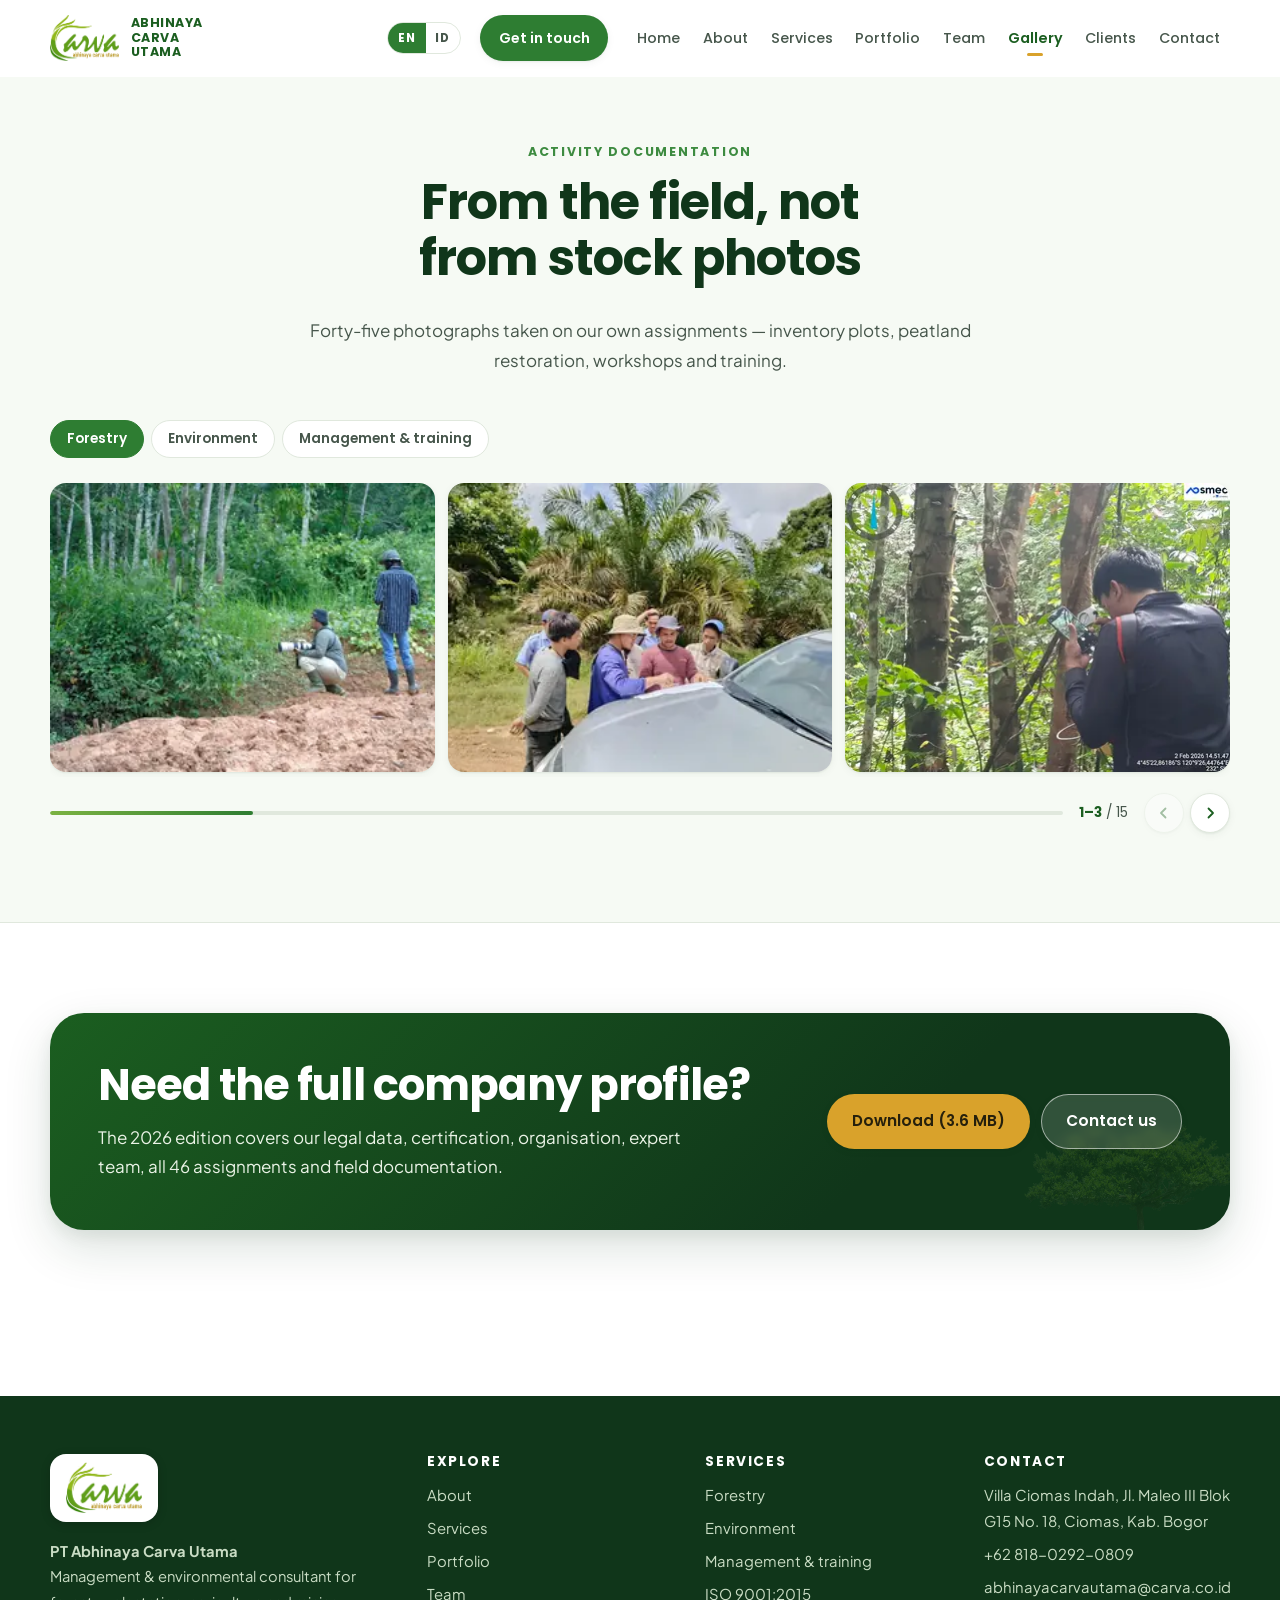
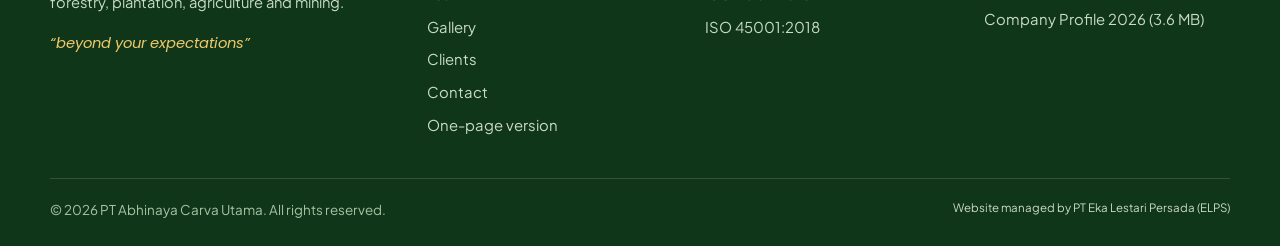
<file: galeri.html>
<!DOCTYPE html>
<html lang="en" data-lang="en">
<head>
<meta charset="utf-8">
<meta name="viewport" content="width=device-width, initial-scale=1">
<title>Activity documentation — PT Abhinaya Carva Utama</title>
<meta name="description" content="Forty-five photographs from CARVA's own assignments: forest inventory plots, peatland restoration, environmental surveys, workshops and training.">
<meta name="author" content="PT Abhinaya Carva Utama">
<link rel="canonical" href="https://carva.co.id/galeri.html">
<meta name="theme-color" content="#1b5e20">
<meta property="og:type" content="website">
<meta property="og:locale" content="en_US">
<meta property="og:locale:alternate" content="id_ID">
<meta property="og:site_name" content="PT Abhinaya Carva Utama">
<meta property="og:title" content="Activity documentation — PT Abhinaya Carva Utama">
<meta property="og:description" content="Forty-five photographs from CARVA's own assignments: forest inventory plots, peatland restoration, environmental surveys, workshops and training.">
<meta property="og:url" content="https://carva.co.id/galeri.html">
<meta property="og:image" content="https://carva.co.id/assets/img/hero-hutan.webp">
<meta name="twitter:card" content="summary_large_image">
<link rel="icon" type="image/png" href="assets/img/favicon.png">
<link rel="apple-touch-icon" href="assets/img/favicon.png">
<link rel="preconnect" href="https://fonts.googleapis.com">
<link rel="preconnect" href="https://fonts.gstatic.com" crossorigin>
<link rel="stylesheet" href="https://fonts.googleapis.com/css2?family=Poppins:wght@600;700;800&family=Plus+Jakarta+Sans:wght@400;500;600;700&display=swap">
<link rel="stylesheet" href="assets/css/style.css">
<link rel="stylesheet" href="assets/css/onepage.css">
</head>
<body>
<a class="skip" href="#isi"><span data-l="en">Skip to content</span><span data-l="id">Lompat ke konten</span></a>
<div class="progress" aria-hidden="true"><i></i></div>

<header class="site-header">
  <div class="wrap header-in">
    <a class="brand" href="multi-halaman.html" aria-label="PT Abhinaya Carva Utama">
      <img src="assets/img/logo-carva.png" alt="Logo CARVA — PT Abhinaya Carva Utama" width="617" height="409">
      <b>Abhinaya<br>Carva<br>Utama</b>
    </a>

    <button class="burger" aria-label="Menu" aria-expanded="false" aria-controls="menu"><span></span></button>

    <div class="lang" role="group" aria-label="Language / Bahasa">
      <button type="button" data-lang="en" aria-pressed="true">EN</button>
      <button type="button" data-lang="id" aria-pressed="false">ID</button>
    </div>

    <a class="btn btn-sm nav-cta" href="kontak.html"><span data-l="en">Get in touch</span><span data-l="id">Hubungi kami</span></a>

    <nav class="nav-links" id="menu" aria-label="Main">
      <a href="multi-halaman.html"><span data-l="en">Home</span><span data-l="id">Beranda</span></a>
      <a href="tentang.html"><span data-l="en">About</span><span data-l="id">Tentang</span></a>
      <a href="layanan.html"><span data-l="en">Services</span><span data-l="id">Layanan</span></a>
      <a href="portofolio.html"><span data-l="en">Portfolio</span><span data-l="id">Portofolio</span></a>
      <a href="tim-ahli.html"><span data-l="en">Team</span><span data-l="id">Tim</span></a>
      <a href="galeri.html" aria-current="page"><span data-l="en">Gallery</span><span data-l="id">Galeri</span></a>
      <a href="klien.html"><span data-l="en">Clients</span><span data-l="id">Klien</span></a>
      <a href="kontak.html"><span data-l="en">Contact</span><span data-l="id">Kontak</span></a>
    </nav>
  </div>
</header>

<main id="isi">
<section class="sec sec-top sec-cream" id="galeri">
  <div class="wrap">
    <div class="sec-head center">
      <span class="eyebrow"><span data-l="en">Activity documentation</span><span data-l="id">Dokumentasi kegiatan</span></span>
      <h1 class="page-h1"><span data-l="en">From the field, not from stock photos</span><span data-l="id">Dari lapangan, bukan dari foto stok</span></h1>
      <p><span data-l="en">Forty-five photographs taken on our own assignments — inventory plots, peatland restoration, workshops and training.</span><span data-l="id">Empat puluh lima foto yang diambil pada penugasan kami sendiri — petak ukur, restorasi gambut, lokakarya, dan pelatihan.</span></p>
    </div>

    <div class="filters" data-tabs>
      <button type="button" data-tab="keh" aria-pressed="true"><span data-l="en">Forestry</span><span data-l="id">Kehutanan</span></button>
      <button type="button" data-tab="lin" aria-pressed="false"><span data-l="en">Environment</span><span data-l="id">Lingkungan</span></button>
      <button type="button" data-tab="man" aria-pressed="false"><span data-l="en">Management &amp; training</span><span data-l="id">Manajemen &amp; pelatihan</span></button>
    </div>

    <div class="slider" data-slider data-panel="keh">
      <div class="slider-track" tabindex="0" role="group" aria-label="Forestry photos" data-l-alt="Foto kehutanan|Forestry photos">
        <button class="slide" type="button" data-full="assets/img/galeri/keh-01.webp"><img src="assets/img/galeri/th/keh-01.webp" alt="Forestry field documentation 1" width="520" height="390" loading="lazy"></button>
        <button class="slide" type="button" data-full="assets/img/galeri/keh-02.webp"><img src="assets/img/galeri/th/keh-02.webp" alt="Forestry field documentation 2" width="520" height="390" loading="lazy"></button>
        <button class="slide" type="button" data-full="assets/img/galeri/keh-03.webp"><img src="assets/img/galeri/th/keh-03.webp" alt="Forestry field documentation 3" width="520" height="390" loading="lazy"></button>
        <button class="slide" type="button" data-full="assets/img/galeri/keh-04.webp"><img src="assets/img/galeri/th/keh-04.webp" alt="Forestry field documentation 4" width="520" height="390" loading="lazy"></button>
        <button class="slide" type="button" data-full="assets/img/galeri/keh-05.webp"><img src="assets/img/galeri/th/keh-05.webp" alt="Forestry field documentation 5" width="520" height="390" loading="lazy"></button>
        <button class="slide" type="button" data-full="assets/img/galeri/keh-06.webp"><img src="assets/img/galeri/th/keh-06.webp" alt="Forestry field documentation 6" width="520" height="390" loading="lazy"></button>
        <button class="slide" type="button" data-full="assets/img/galeri/keh-07.webp"><img src="assets/img/galeri/th/keh-07.webp" alt="Forestry field documentation 7" width="520" height="390" loading="lazy"></button>
        <button class="slide" type="button" data-full="assets/img/galeri/keh-08.webp"><img src="assets/img/galeri/th/keh-08.webp" alt="Forestry field documentation 8" width="520" height="390" loading="lazy"></button>
        <button class="slide" type="button" data-full="assets/img/galeri/keh-09.webp"><img src="assets/img/galeri/th/keh-09.webp" alt="Forestry field documentation 9" width="520" height="390" loading="lazy"></button>
        <button class="slide" type="button" data-full="assets/img/galeri/keh-10.webp"><img src="assets/img/galeri/th/keh-10.webp" alt="Forestry field documentation 10" width="520" height="390" loading="lazy"></button>
        <button class="slide" type="button" data-full="assets/img/galeri/keh-11.webp"><img src="assets/img/galeri/th/keh-11.webp" alt="Forestry field documentation 11" width="520" height="390" loading="lazy"></button>
        <button class="slide" type="button" data-full="assets/img/galeri/keh-12.webp"><img src="assets/img/galeri/th/keh-12.webp" alt="Forestry field documentation 12" width="520" height="390" loading="lazy"></button>
        <button class="slide" type="button" data-full="assets/img/galeri/keh-13.webp"><img src="assets/img/galeri/th/keh-13.webp" alt="Forestry field documentation 13" width="520" height="390" loading="lazy"></button>
        <button class="slide" type="button" data-full="assets/img/galeri/keh-14.webp"><img src="assets/img/galeri/th/keh-14.webp" alt="Forestry field documentation 14" width="520" height="390" loading="lazy"></button>
        <button class="slide" type="button" data-full="assets/img/galeri/keh-15.webp"><img src="assets/img/galeri/th/keh-15.webp" alt="Forestry field documentation 15" width="520" height="390" loading="lazy"></button>
      </div>
      <div class="slider-bar">
        <div class="slider-progress" aria-hidden="true"><i></i></div>
        <span class="slider-count"><b class="slider-cur">1</b> / 15</span>
        <div class="slider-nav">
          <button class="slider-prev" type="button" aria-label="Previous" data-l-alt="Sebelumnya|Previous"><svg width="18" height="18" viewBox="0 0 24 24" fill="none" stroke="currentColor" stroke-width="2.4" stroke-linecap="round" stroke-linejoin="round" aria-hidden="true"><path d="m14 6-6 6 6 6"/></svg></button>
          <button class="slider-next" type="button" aria-label="Next" data-l-alt="Berikutnya|Next"><svg width="18" height="18" viewBox="0 0 24 24" fill="none" stroke="currentColor" stroke-width="2.4" stroke-linecap="round" stroke-linejoin="round" aria-hidden="true"><path d="m10 6 6 6-6 6"/></svg></button>
        </div>
      </div>
    </div>

    <div class="slider is-hidden" data-slider data-panel="lin">
      <div class="slider-track" tabindex="0" role="group" aria-label="Environment photos" data-l-alt="Foto lingkungan|Environment photos">
        <button class="slide" type="button" data-full="assets/img/galeri/lin-01.webp"><img src="assets/img/galeri/th/lin-01.webp" alt="Environmental field documentation 1" width="520" height="390" loading="lazy"></button>
        <button class="slide" type="button" data-full="assets/img/galeri/lin-02.webp"><img src="assets/img/galeri/th/lin-02.webp" alt="Environmental field documentation 2" width="520" height="390" loading="lazy"></button>
        <button class="slide" type="button" data-full="assets/img/galeri/lin-03.webp"><img src="assets/img/galeri/th/lin-03.webp" alt="Environmental field documentation 3" width="520" height="390" loading="lazy"></button>
        <button class="slide" type="button" data-full="assets/img/galeri/lin-04.webp"><img src="assets/img/galeri/th/lin-04.webp" alt="Environmental field documentation 4" width="520" height="390" loading="lazy"></button>
        <button class="slide" type="button" data-full="assets/img/galeri/lin-05.webp"><img src="assets/img/galeri/th/lin-05.webp" alt="Environmental field documentation 5" width="520" height="390" loading="lazy"></button>
        <button class="slide" type="button" data-full="assets/img/galeri/lin-06.webp"><img src="assets/img/galeri/th/lin-06.webp" alt="Environmental field documentation 6" width="520" height="390" loading="lazy"></button>
        <button class="slide" type="button" data-full="assets/img/galeri/lin-07.webp"><img src="assets/img/galeri/th/lin-07.webp" alt="Environmental field documentation 7" width="520" height="390" loading="lazy"></button>
        <button class="slide" type="button" data-full="assets/img/galeri/lin-08.webp"><img src="assets/img/galeri/th/lin-08.webp" alt="Environmental field documentation 8" width="520" height="390" loading="lazy"></button>
        <button class="slide" type="button" data-full="assets/img/galeri/lin-09.webp"><img src="assets/img/galeri/th/lin-09.webp" alt="Environmental field documentation 9" width="520" height="390" loading="lazy"></button>
        <button class="slide" type="button" data-full="assets/img/galeri/lin-10.webp"><img src="assets/img/galeri/th/lin-10.webp" alt="Environmental field documentation 10" width="520" height="390" loading="lazy"></button>
        <button class="slide" type="button" data-full="assets/img/galeri/lin-11.webp"><img src="assets/img/galeri/th/lin-11.webp" alt="Environmental field documentation 11" width="520" height="390" loading="lazy"></button>
        <button class="slide" type="button" data-full="assets/img/galeri/lin-12.webp"><img src="assets/img/galeri/th/lin-12.webp" alt="Environmental field documentation 12" width="520" height="390" loading="lazy"></button>
        <button class="slide" type="button" data-full="assets/img/galeri/lin-13.webp"><img src="assets/img/galeri/th/lin-13.webp" alt="Environmental field documentation 13" width="520" height="390" loading="lazy"></button>
        <button class="slide" type="button" data-full="assets/img/galeri/lin-14.webp"><img src="assets/img/galeri/th/lin-14.webp" alt="Environmental field documentation 14" width="520" height="390" loading="lazy"></button>
        <button class="slide" type="button" data-full="assets/img/galeri/lin-15.webp"><img src="assets/img/galeri/th/lin-15.webp" alt="Environmental field documentation 15" width="520" height="390" loading="lazy"></button>
      </div>
      <div class="slider-bar">
        <div class="slider-progress" aria-hidden="true"><i></i></div>
        <span class="slider-count"><b class="slider-cur">1</b> / 15</span>
        <div class="slider-nav">
          <button class="slider-prev" type="button" aria-label="Previous" data-l-alt="Sebelumnya|Previous"><svg width="18" height="18" viewBox="0 0 24 24" fill="none" stroke="currentColor" stroke-width="2.4" stroke-linecap="round" stroke-linejoin="round" aria-hidden="true"><path d="m14 6-6 6 6 6"/></svg></button>
          <button class="slider-next" type="button" aria-label="Next" data-l-alt="Berikutnya|Next"><svg width="18" height="18" viewBox="0 0 24 24" fill="none" stroke="currentColor" stroke-width="2.4" stroke-linecap="round" stroke-linejoin="round" aria-hidden="true"><path d="m10 6 6 6-6 6"/></svg></button>
        </div>
      </div>
    </div>

    <div class="slider is-hidden" data-slider data-panel="man">
      <div class="slider-track" tabindex="0" role="group" aria-label="Management &amp; training photos" data-l-alt="Foto manajemen &amp; pelatihan|Management &amp; training photos">
        <button class="slide" type="button" data-full="assets/img/galeri/man-01.webp"><img src="assets/img/galeri/th/man-01.webp" alt="Management and training documentation 1" width="520" height="390" loading="lazy"></button>
        <button class="slide" type="button" data-full="assets/img/galeri/man-02.webp"><img src="assets/img/galeri/th/man-02.webp" alt="Management and training documentation 2" width="520" height="390" loading="lazy"></button>
        <button class="slide" type="button" data-full="assets/img/galeri/man-03.webp"><img src="assets/img/galeri/th/man-03.webp" alt="Management and training documentation 3" width="520" height="390" loading="lazy"></button>
        <button class="slide" type="button" data-full="assets/img/galeri/man-04.webp"><img src="assets/img/galeri/th/man-04.webp" alt="Management and training documentation 4" width="520" height="390" loading="lazy"></button>
        <button class="slide" type="button" data-full="assets/img/galeri/man-05.webp"><img src="assets/img/galeri/th/man-05.webp" alt="Management and training documentation 5" width="520" height="390" loading="lazy"></button>
        <button class="slide" type="button" data-full="assets/img/galeri/man-06.webp"><img src="assets/img/galeri/th/man-06.webp" alt="Management and training documentation 6" width="520" height="390" loading="lazy"></button>
        <button class="slide" type="button" data-full="assets/img/galeri/man-07.webp"><img src="assets/img/galeri/th/man-07.webp" alt="Management and training documentation 7" width="520" height="390" loading="lazy"></button>
        <button class="slide" type="button" data-full="assets/img/galeri/man-08.webp"><img src="assets/img/galeri/th/man-08.webp" alt="Management and training documentation 8" width="520" height="390" loading="lazy"></button>
        <button class="slide" type="button" data-full="assets/img/galeri/man-09.webp"><img src="assets/img/galeri/th/man-09.webp" alt="Management and training documentation 9" width="520" height="390" loading="lazy"></button>
        <button class="slide" type="button" data-full="assets/img/galeri/man-10.webp"><img src="assets/img/galeri/th/man-10.webp" alt="Management and training documentation 10" width="520" height="390" loading="lazy"></button>
        <button class="slide" type="button" data-full="assets/img/galeri/man-11.webp"><img src="assets/img/galeri/th/man-11.webp" alt="Management and training documentation 11" width="520" height="390" loading="lazy"></button>
        <button class="slide" type="button" data-full="assets/img/galeri/man-12.webp"><img src="assets/img/galeri/th/man-12.webp" alt="Management and training documentation 12" width="520" height="390" loading="lazy"></button>
        <button class="slide" type="button" data-full="assets/img/galeri/man-13.webp"><img src="assets/img/galeri/th/man-13.webp" alt="Management and training documentation 13" width="520" height="390" loading="lazy"></button>
        <button class="slide" type="button" data-full="assets/img/galeri/man-14.webp"><img src="assets/img/galeri/th/man-14.webp" alt="Management and training documentation 14" width="520" height="390" loading="lazy"></button>
        <button class="slide" type="button" data-full="assets/img/galeri/man-15.webp"><img src="assets/img/galeri/th/man-15.webp" alt="Management and training documentation 15" width="520" height="390" loading="lazy"></button>
      </div>
      <div class="slider-bar">
        <div class="slider-progress" aria-hidden="true"><i></i></div>
        <span class="slider-count"><b class="slider-cur">1</b> / 15</span>
        <div class="slider-nav">
          <button class="slider-prev" type="button" aria-label="Previous" data-l-alt="Sebelumnya|Previous"><svg width="18" height="18" viewBox="0 0 24 24" fill="none" stroke="currentColor" stroke-width="2.4" stroke-linecap="round" stroke-linejoin="round" aria-hidden="true"><path d="m14 6-6 6 6 6"/></svg></button>
          <button class="slider-next" type="button" aria-label="Next" data-l-alt="Berikutnya|Next"><svg width="18" height="18" viewBox="0 0 24 24" fill="none" stroke="currentColor" stroke-width="2.4" stroke-linecap="round" stroke-linejoin="round" aria-hidden="true"><path d="m10 6 6 6-6 6"/></svg></button>
        </div>
      </div>
    </div>
  </div>
</section>

<section class="sec">
  <div class="wrap">
    <div class="cta reveal">
      <div>
        <h2><span data-l="en">Need the full company profile?</span><span data-l="id">Perlu company profile lengkap?</span></h2>
        <p><span data-l="en">The 2026 edition covers our legal data, certification, organisation, expert team, all 46 assignments and field documentation.</span><span data-l="id">Edisi 2026 memuat data legal, sertifikasi, struktur organisasi, tim ahli, seluruh 46 penugasan, dan dokumentasi lapangan.</span></p>
      </div>
      <div class="cta-actions">
        <a class="btn btn-gold" href="assets/dok/Company-Profile-PT-Abhinaya-Carva-Utama-2026-ringan.pdf" download><span data-l="en">Download (3.6 MB)</span><span data-l="id">Unduh (3,6 MB)</span></a>
        <a class="btn btn-light" href="kontak.html"><span data-l="en">Contact us</span><span data-l="id">Hubungi kami</span></a>
      </div>
    </div>
  </div>
</section>
</main>

<footer class="site-footer">
  <div class="wrap">
    <div class="foot-grid">
      <div>
        <img class="flogo" src="assets/img/logo-carva.png" alt="CARVA" width="617" height="409" loading="lazy">
        <p><b>PT Abhinaya Carva Utama</b><br>
          <span data-l="en">Management &amp; environmental consultant for forestry, plantation, agriculture and mining.</span>
          <span data-l="id">Konsultan manajemen &amp; lingkungan untuk kehutanan, perkebunan, pertanian, dan pertambangan.</span>
        </p>
        <p class="foot-motto">“beyond your expectations”</p>
      </div>
      <div>
        <h4 data-l-alt="Jelajahi|Explore">Explore</h4>
        <ul>
          <li><a href="tentang.html"><span data-l="en">About</span><span data-l="id">Tentang</span></a></li>
          <li><a href="layanan.html"><span data-l="en">Services</span><span data-l="id">Layanan</span></a></li>
          <li><a href="portofolio.html"><span data-l="en">Portfolio</span><span data-l="id">Portofolio</span></a></li>
          <li><a href="tim-ahli.html"><span data-l="en">Team</span><span data-l="id">Tim</span></a></li>
          <li><a href="galeri.html"><span data-l="en">Gallery</span><span data-l="id">Galeri</span></a></li>
          <li><a href="klien.html"><span data-l="en">Clients</span><span data-l="id">Klien</span></a></li>
          <li><a href="kontak.html"><span data-l="en">Contact</span><span data-l="id">Kontak</span></a></li>
          <li><a href="index.html"><span data-l="en">One-page version</span><span data-l="id">Versi satu halaman</span></a></li>
        </ul>
      </div>
      <div>
        <h4 data-l-alt="Layanan|Services">Services</h4>
        <ul>
          <li><span data-l="en">Forestry</span><span data-l="id">Kehutanan</span></li>
          <li><span data-l="en">Environment</span><span data-l="id">Lingkungan</span></li>
          <li><span data-l="en">Management &amp; training</span><span data-l="id">Manajemen &amp; pelatihan</span></li>
          <li>ISO 9001:2015</li>
          <li>ISO 45001:2018</li>
        </ul>
      </div>
      <div>
        <h4 data-l-alt="Kontak|Contact">Contact</h4>
        <ul>
          <li>Villa Ciomas Indah, Jl. Maleo III Blok G15 No. 18, Ciomas, Kab. Bogor</li>
          <li><a href="tel:+6281802920809">+62 818-0292-0809</a></li>
          <li><a href="mailto:abhinayacarvautama@carva.co.id">abhinayacarvautama@carva.co.id</a></li>
          <li><a href="assets/dok/Company-Profile-PT-Abhinaya-Carva-Utama-2026-ringan.pdf" download><span data-l="en">Company Profile 2026 (3.6 MB)</span><span data-l="id">Company Profile 2026 (3,6 MB)</span></a></li>
        </ul>
      </div>
    </div>
    <div class="foot-bot">
      <span>© <span data-year>2026</span> PT Abhinaya Carva Utama. <span data-l="en">All rights reserved.</span><span data-l="id">Seluruh hak dilindungi.</span></span>
      <span class="alt-view"><a href="https://elps.co.id" target="_blank" rel="noopener"><span data-l="id">Website dalam pengelolaan PT. Eka Lestari Persada (ELPS)</span><span data-l="en">Website managed by PT Eka Lestari Persada (ELPS)</span></a></span>
    </div>
  </div>
</footer>

<button class="totop" aria-label="Back to top" data-l-alt="Kembali ke atas|Back to top">
  <svg width="18" height="18" viewBox="0 0 24 24" fill="none" stroke="currentColor" stroke-width="2.4" stroke-linecap="round" stroke-linejoin="round" aria-hidden="true"><path d="M12 20V6"/><path d="m6 11 6-6 6 6"/></svg>
</button>

<div class="lightbox" role="dialog" aria-modal="true" aria-label="Photo viewer">
  <button class="lb-close" type="button" aria-label="Close">×</button>
  <button class="lb-prev" type="button" aria-label="Previous">‹</button>
  <button class="lb-next" type="button" aria-label="Next">›</button>
  <div>
    <img alt="">
    <p class="lb-cap"></p>
  </div>
</div>

<script src="assets/js/main.js"></script>
<script src="assets/js/onepage.js"></script>
</body>
</html>
</file>
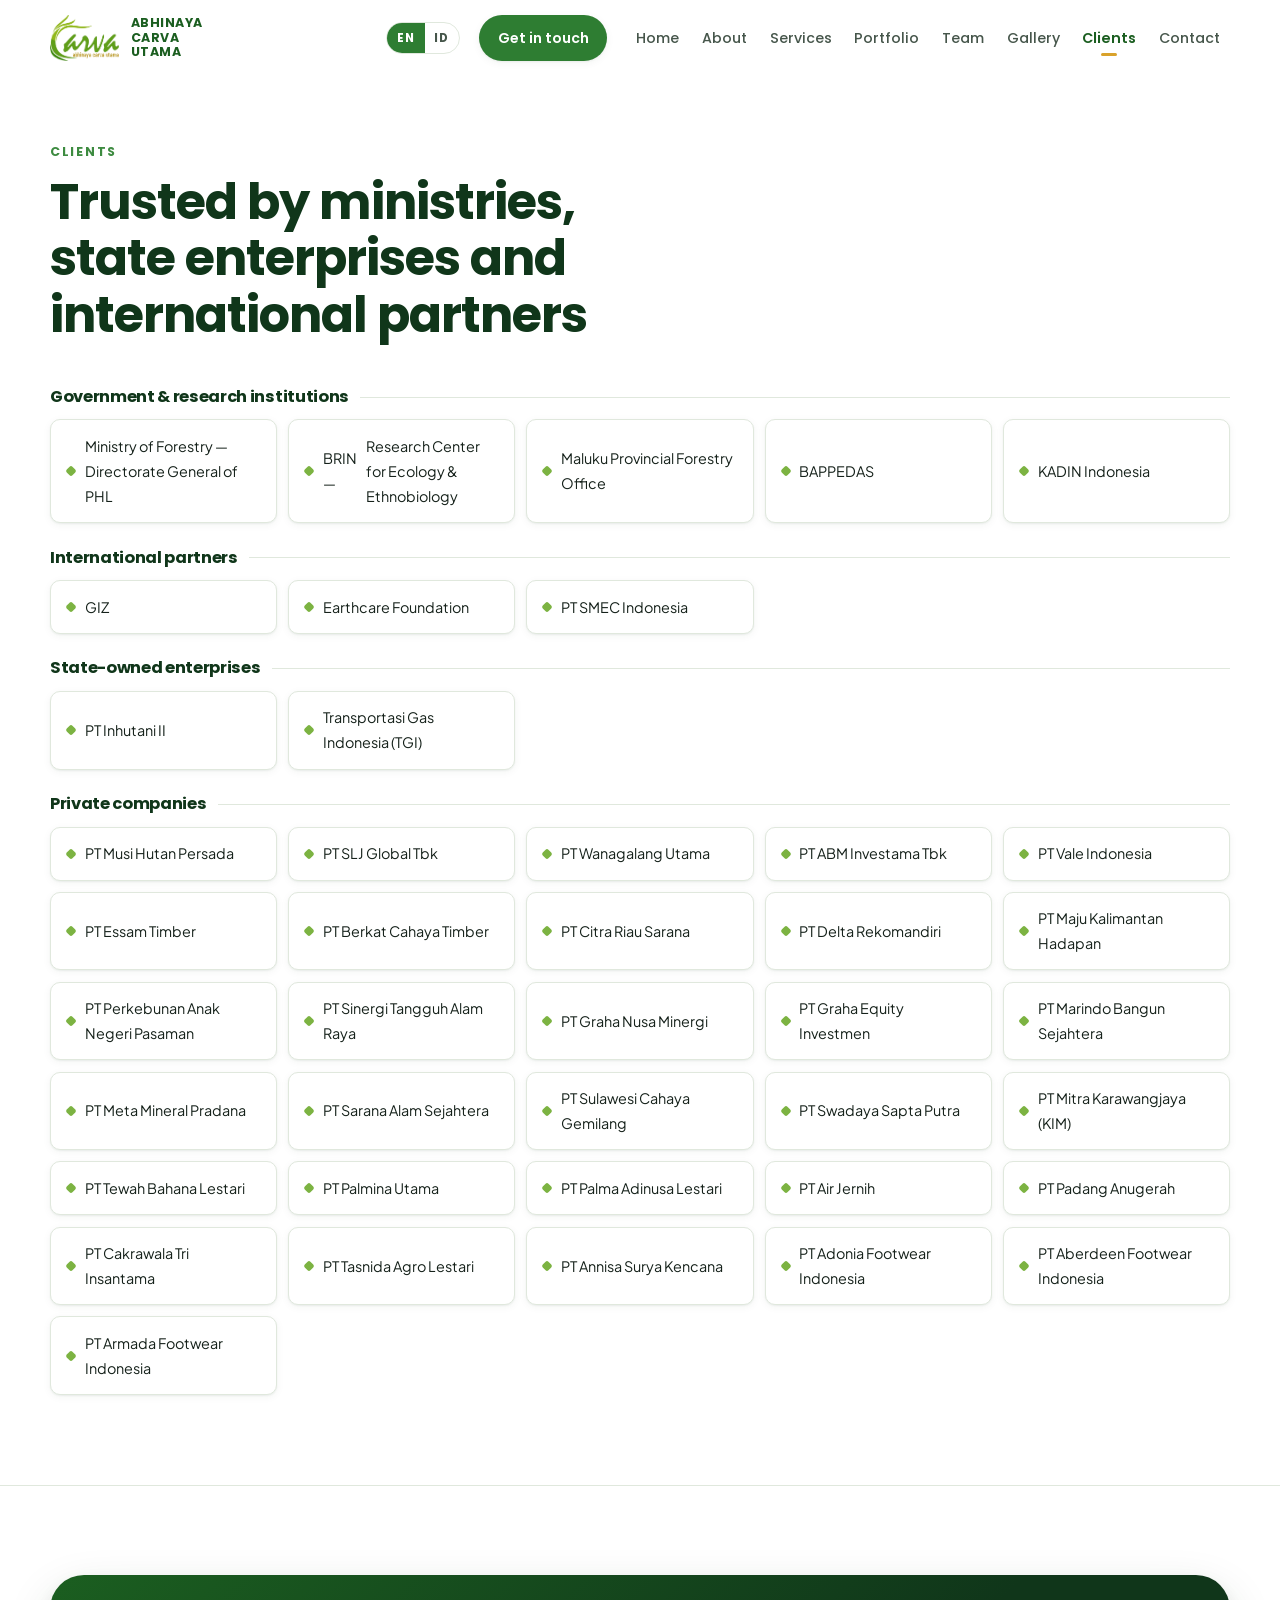
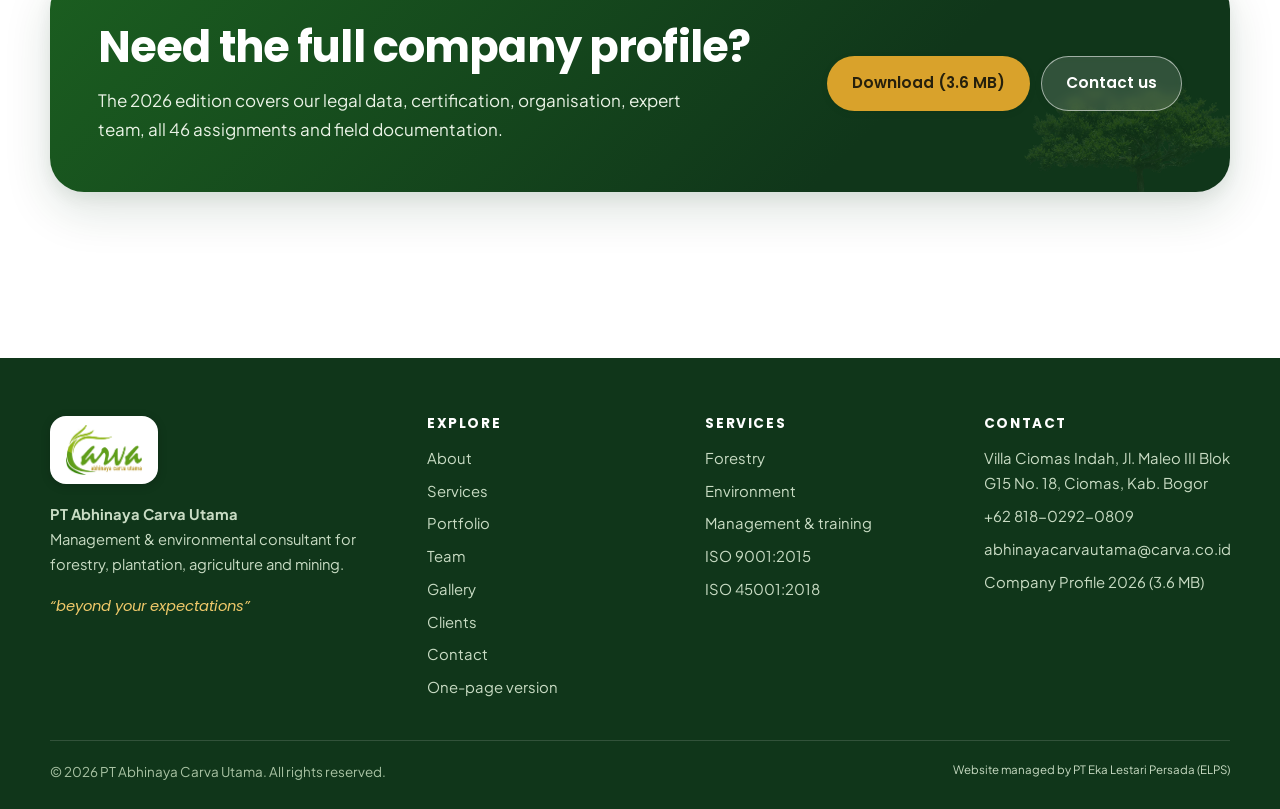
<file: klien.html>
<!DOCTYPE html>
<html lang="en" data-lang="en">
<head>
<meta charset="utf-8">
<meta name="viewport" content="width=device-width, initial-scale=1">
<title>Clients — PT Abhinaya Carva Utama</title>
<meta name="description" content="Ministries, state-owned enterprises, research institutions, international partners and private companies that have worked with PT Abhinaya Carva Utama.">
<meta name="author" content="PT Abhinaya Carva Utama">
<link rel="canonical" href="https://carva.co.id/klien.html">
<meta name="theme-color" content="#1b5e20">
<meta property="og:type" content="website">
<meta property="og:locale" content="en_US">
<meta property="og:locale:alternate" content="id_ID">
<meta property="og:site_name" content="PT Abhinaya Carva Utama">
<meta property="og:title" content="Clients — PT Abhinaya Carva Utama">
<meta property="og:description" content="Ministries, state-owned enterprises, research institutions, international partners and private companies that have worked with PT Abhinaya Carva Utama.">
<meta property="og:url" content="https://carva.co.id/klien.html">
<meta property="og:image" content="https://carva.co.id/assets/img/hero-hutan.webp">
<meta name="twitter:card" content="summary_large_image">
<link rel="icon" type="image/png" href="assets/img/favicon.png">
<link rel="apple-touch-icon" href="assets/img/favicon.png">
<link rel="preconnect" href="https://fonts.googleapis.com">
<link rel="preconnect" href="https://fonts.gstatic.com" crossorigin>
<link rel="stylesheet" href="https://fonts.googleapis.com/css2?family=Poppins:wght@600;700;800&family=Plus+Jakarta+Sans:wght@400;500;600;700&display=swap">
<link rel="stylesheet" href="assets/css/style.css">
<link rel="stylesheet" href="assets/css/onepage.css">
</head>
<body>
<a class="skip" href="#isi"><span data-l="en">Skip to content</span><span data-l="id">Lompat ke konten</span></a>
<div class="progress" aria-hidden="true"><i></i></div>

<header class="site-header">
  <div class="wrap header-in">
    <a class="brand" href="multi-halaman.html" aria-label="PT Abhinaya Carva Utama">
      <img src="assets/img/logo-carva.png" alt="Logo CARVA — PT Abhinaya Carva Utama" width="617" height="409">
      <b>Abhinaya<br>Carva<br>Utama</b>
    </a>

    <button class="burger" aria-label="Menu" aria-expanded="false" aria-controls="menu"><span></span></button>

    <div class="lang" role="group" aria-label="Language / Bahasa">
      <button type="button" data-lang="en" aria-pressed="true">EN</button>
      <button type="button" data-lang="id" aria-pressed="false">ID</button>
    </div>

    <a class="btn btn-sm nav-cta" href="kontak.html"><span data-l="en">Get in touch</span><span data-l="id">Hubungi kami</span></a>

    <nav class="nav-links" id="menu" aria-label="Main">
      <a href="multi-halaman.html"><span data-l="en">Home</span><span data-l="id">Beranda</span></a>
      <a href="tentang.html"><span data-l="en">About</span><span data-l="id">Tentang</span></a>
      <a href="layanan.html"><span data-l="en">Services</span><span data-l="id">Layanan</span></a>
      <a href="portofolio.html"><span data-l="en">Portfolio</span><span data-l="id">Portofolio</span></a>
      <a href="tim-ahli.html"><span data-l="en">Team</span><span data-l="id">Tim</span></a>
      <a href="galeri.html"><span data-l="en">Gallery</span><span data-l="id">Galeri</span></a>
      <a href="klien.html" aria-current="page"><span data-l="en">Clients</span><span data-l="id">Klien</span></a>
      <a href="kontak.html"><span data-l="en">Contact</span><span data-l="id">Kontak</span></a>
    </nav>
  </div>
</header>

<main id="isi">
<section class="sec sec-top" id="klien">
  <div class="wrap">
    <div class="sec-head">
      <span class="eyebrow"><span data-l="en">Clients</span><span data-l="id">Klien</span></span>
      <h1 class="page-h1"><span data-l="en">Trusted by ministries, state enterprises and international partners</span><span data-l="id">Dipercaya kementerian, BUMN, dan mitra internasional</span></h1>
    </div>

    <div class="client-group">
      <h3><span data-l="en">Government &amp; research institutions</span><span data-l="id">Pemerintah &amp; lembaga riset</span></h3>
      <ul class="clients">
        <li><span data-l="en">Ministry of Forestry — Directorate General of PHL</span><span data-l="id">Kementerian Kehutanan — Ditjen PHL</span></li>
        <li>BRIN — <span data-l="en">Research Center for Ecology &amp; Ethnobiology</span><span data-l="id">Pusat Riset Ekologi &amp; Etnobiologi</span></li>
        <li><span data-l="en">Maluku Provincial Forestry Office</span><span data-l="id">Dinas Kehutanan Provinsi Maluku</span></li>
        <li>BAPPEDAS</li>
        <li>KADIN Indonesia</li>
      </ul>
    </div>

    <div class="client-group">
      <h3><span data-l="en">International partners</span><span data-l="id">Mitra internasional</span></h3>
      <ul class="clients">
        <li>GIZ</li>
        <li>Earthcare Foundation</li>
        <li>PT SMEC Indonesia</li>
      </ul>
    </div>

    <div class="client-group">
      <h3><span data-l="en">State-owned enterprises</span><span data-l="id">Badan usaha milik negara</span></h3>
      <ul class="clients">
        <li>PT Inhutani II</li>
        <li>Transportasi Gas Indonesia (TGI)</li>
      </ul>
    </div>

    <div class="client-group">
      <h3><span data-l="en">Private companies</span><span data-l="id">Perusahaan swasta</span></h3>
      <ul class="clients">
        <li>PT Musi Hutan Persada</li>
        <li>PT SLJ Global Tbk</li>
        <li>PT Wanagalang Utama</li>
        <li>PT ABM Investama Tbk</li>
        <li>PT Vale Indonesia</li>
        <li>PT Essam Timber</li>
        <li>PT Berkat Cahaya Timber</li>
        <li>PT Citra Riau Sarana</li>
        <li>PT Delta Rekomandiri</li>
        <li>PT Maju Kalimantan Hadapan</li>
        <li>PT Perkebunan Anak Negeri Pasaman</li>
        <li>PT Sinergi Tangguh Alam Raya</li>
        <li>PT Graha Nusa Minergi</li>
        <li>PT Graha Equity Investmen</li>
        <li>PT Marindo Bangun Sejahtera</li>
        <li>PT Meta Mineral Pradana</li>
        <li>PT Sarana Alam Sejahtera</li>
        <li>PT Sulawesi Cahaya Gemilang</li>
        <li>PT Swadaya Sapta Putra</li>
        <li>PT Mitra Karawangjaya (KIM)</li>
        <li>PT Tewah Bahana Lestari</li>
        <li>PT Palmina Utama</li>
        <li>PT Palma Adinusa Lestari</li>
        <li>PT Air Jernih</li>
        <li>PT Padang Anugerah</li>
        <li>PT Cakrawala Tri Insantama</li>
        <li>PT Tasnida Agro Lestari</li>
        <li>PT Annisa Surya Kencana</li>
        <li>PT Adonia Footwear Indonesia</li>
        <li>PT Aberdeen Footwear Indonesia</li>
        <li>PT Armada Footwear Indonesia</li>
      </ul>
    </div>
  </div>
</section>

<section class="sec">
  <div class="wrap">
    <div class="cta reveal">
      <div>
        <h2><span data-l="en">Need the full company profile?</span><span data-l="id">Perlu company profile lengkap?</span></h2>
        <p><span data-l="en">The 2026 edition covers our legal data, certification, organisation, expert team, all 46 assignments and field documentation.</span><span data-l="id">Edisi 2026 memuat data legal, sertifikasi, struktur organisasi, tim ahli, seluruh 46 penugasan, dan dokumentasi lapangan.</span></p>
      </div>
      <div class="cta-actions">
        <a class="btn btn-gold" href="assets/dok/Company-Profile-PT-Abhinaya-Carva-Utama-2026-ringan.pdf" download><span data-l="en">Download (3.6 MB)</span><span data-l="id">Unduh (3,6 MB)</span></a>
        <a class="btn btn-light" href="kontak.html"><span data-l="en">Contact us</span><span data-l="id">Hubungi kami</span></a>
      </div>
    </div>
  </div>
</section>
</main>

<footer class="site-footer">
  <div class="wrap">
    <div class="foot-grid">
      <div>
        <img class="flogo" src="assets/img/logo-carva.png" alt="CARVA" width="617" height="409" loading="lazy">
        <p><b>PT Abhinaya Carva Utama</b><br>
          <span data-l="en">Management &amp; environmental consultant for forestry, plantation, agriculture and mining.</span>
          <span data-l="id">Konsultan manajemen &amp; lingkungan untuk kehutanan, perkebunan, pertanian, dan pertambangan.</span>
        </p>
        <p class="foot-motto">“beyond your expectations”</p>
      </div>
      <div>
        <h4 data-l-alt="Jelajahi|Explore">Explore</h4>
        <ul>
          <li><a href="tentang.html"><span data-l="en">About</span><span data-l="id">Tentang</span></a></li>
          <li><a href="layanan.html"><span data-l="en">Services</span><span data-l="id">Layanan</span></a></li>
          <li><a href="portofolio.html"><span data-l="en">Portfolio</span><span data-l="id">Portofolio</span></a></li>
          <li><a href="tim-ahli.html"><span data-l="en">Team</span><span data-l="id">Tim</span></a></li>
          <li><a href="galeri.html"><span data-l="en">Gallery</span><span data-l="id">Galeri</span></a></li>
          <li><a href="klien.html"><span data-l="en">Clients</span><span data-l="id">Klien</span></a></li>
          <li><a href="kontak.html"><span data-l="en">Contact</span><span data-l="id">Kontak</span></a></li>
          <li><a href="index.html"><span data-l="en">One-page version</span><span data-l="id">Versi satu halaman</span></a></li>
        </ul>
      </div>
      <div>
        <h4 data-l-alt="Layanan|Services">Services</h4>
        <ul>
          <li><span data-l="en">Forestry</span><span data-l="id">Kehutanan</span></li>
          <li><span data-l="en">Environment</span><span data-l="id">Lingkungan</span></li>
          <li><span data-l="en">Management &amp; training</span><span data-l="id">Manajemen &amp; pelatihan</span></li>
          <li>ISO 9001:2015</li>
          <li>ISO 45001:2018</li>
        </ul>
      </div>
      <div>
        <h4 data-l-alt="Kontak|Contact">Contact</h4>
        <ul>
          <li>Villa Ciomas Indah, Jl. Maleo III Blok G15 No. 18, Ciomas, Kab. Bogor</li>
          <li><a href="tel:+6281802920809">+62 818-0292-0809</a></li>
          <li><a href="mailto:abhinayacarvautama@carva.co.id">abhinayacarvautama@carva.co.id</a></li>
          <li><a href="assets/dok/Company-Profile-PT-Abhinaya-Carva-Utama-2026-ringan.pdf" download><span data-l="en">Company Profile 2026 (3.6 MB)</span><span data-l="id">Company Profile 2026 (3,6 MB)</span></a></li>
        </ul>
      </div>
    </div>
    <div class="foot-bot">
      <span>© <span data-year>2026</span> PT Abhinaya Carva Utama. <span data-l="en">All rights reserved.</span><span data-l="id">Seluruh hak dilindungi.</span></span>
      <span class="alt-view"><a href="https://elps.co.id" target="_blank" rel="noopener"><span data-l="id">Website dalam pengelolaan PT. Eka Lestari Persada (ELPS)</span><span data-l="en">Website managed by PT Eka Lestari Persada (ELPS)</span></a></span>
    </div>
  </div>
</footer>

<button class="totop" aria-label="Back to top" data-l-alt="Kembali ke atas|Back to top">
  <svg width="18" height="18" viewBox="0 0 24 24" fill="none" stroke="currentColor" stroke-width="2.4" stroke-linecap="round" stroke-linejoin="round" aria-hidden="true"><path d="M12 20V6"/><path d="m6 11 6-6 6 6"/></svg>
</button>

<div class="lightbox" role="dialog" aria-modal="true" aria-label="Photo viewer">
  <button class="lb-close" type="button" aria-label="Close">×</button>
  <button class="lb-prev" type="button" aria-label="Previous">‹</button>
  <button class="lb-next" type="button" aria-label="Next">›</button>
  <div>
    <img alt="">
    <p class="lb-cap"></p>
  </div>
</div>

<script src="assets/js/main.js"></script>
<script src="assets/js/onepage.js"></script>
</body>
</html>
</file>
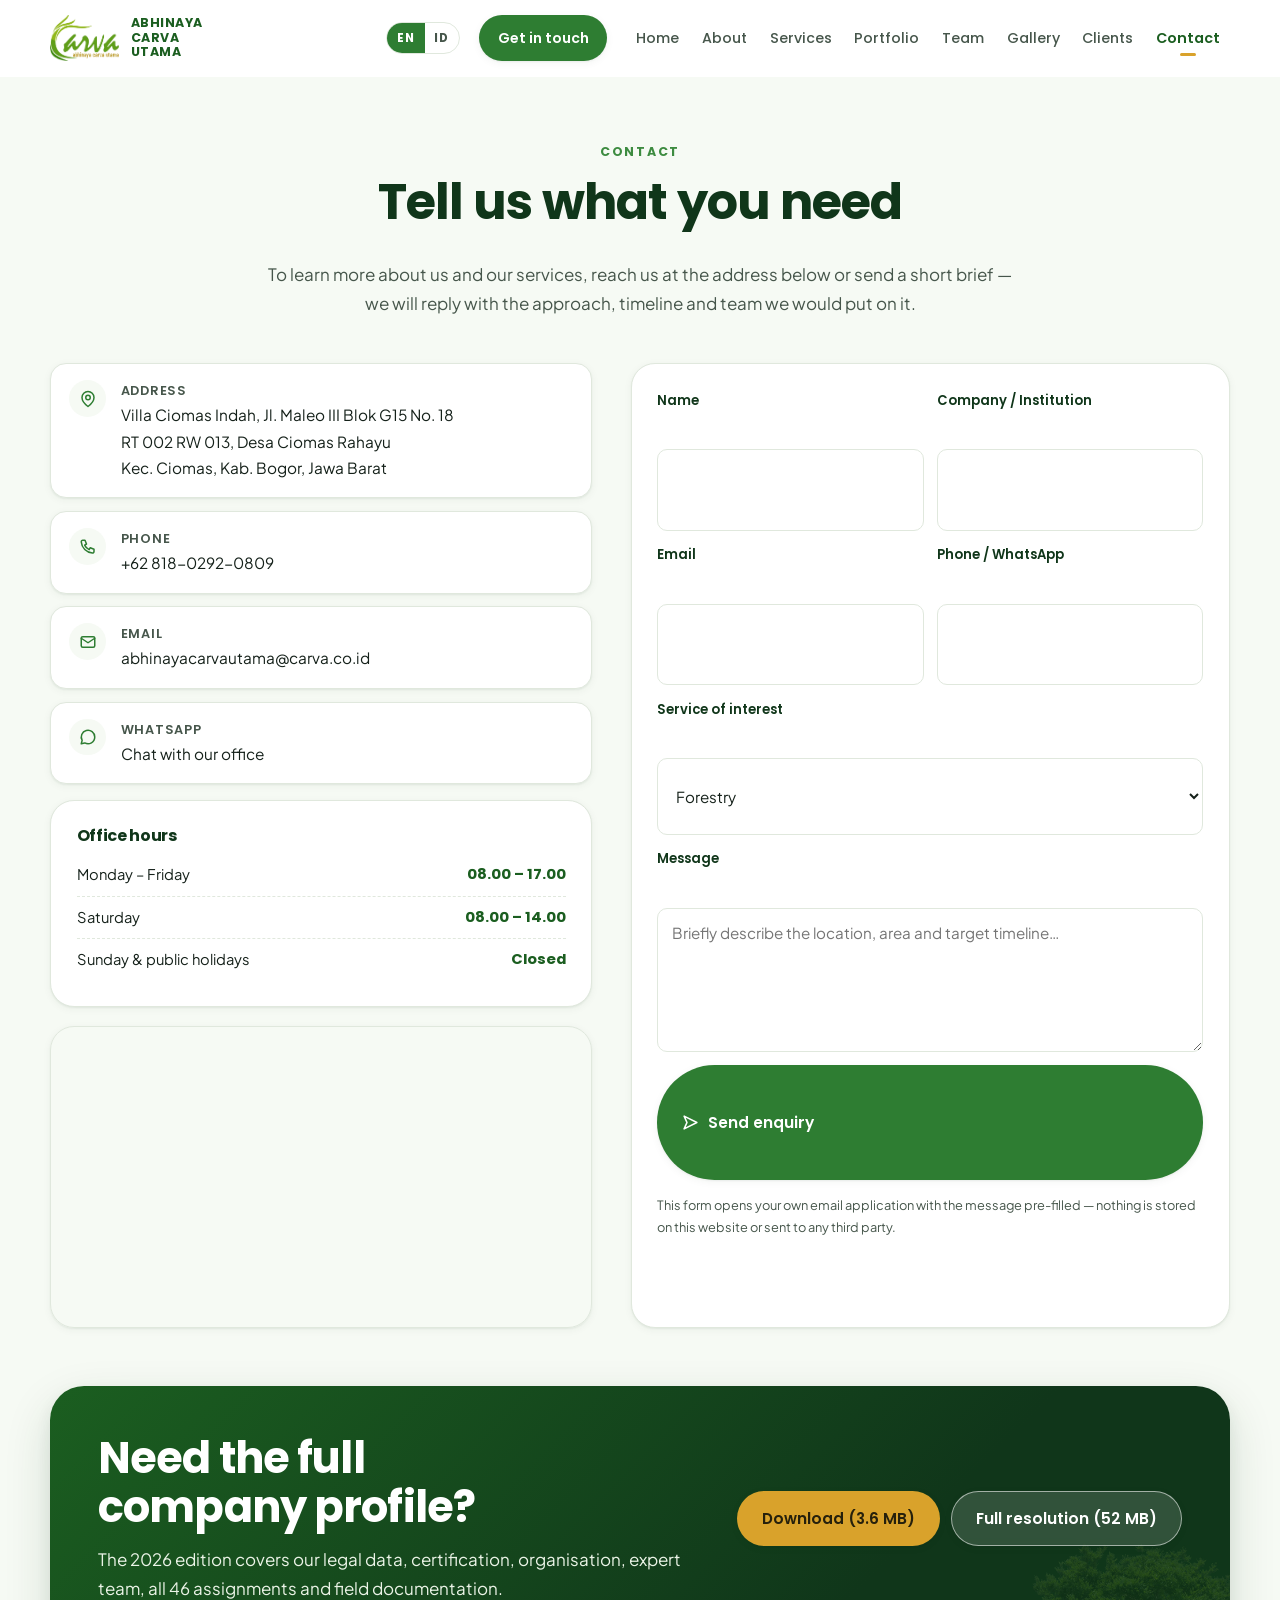
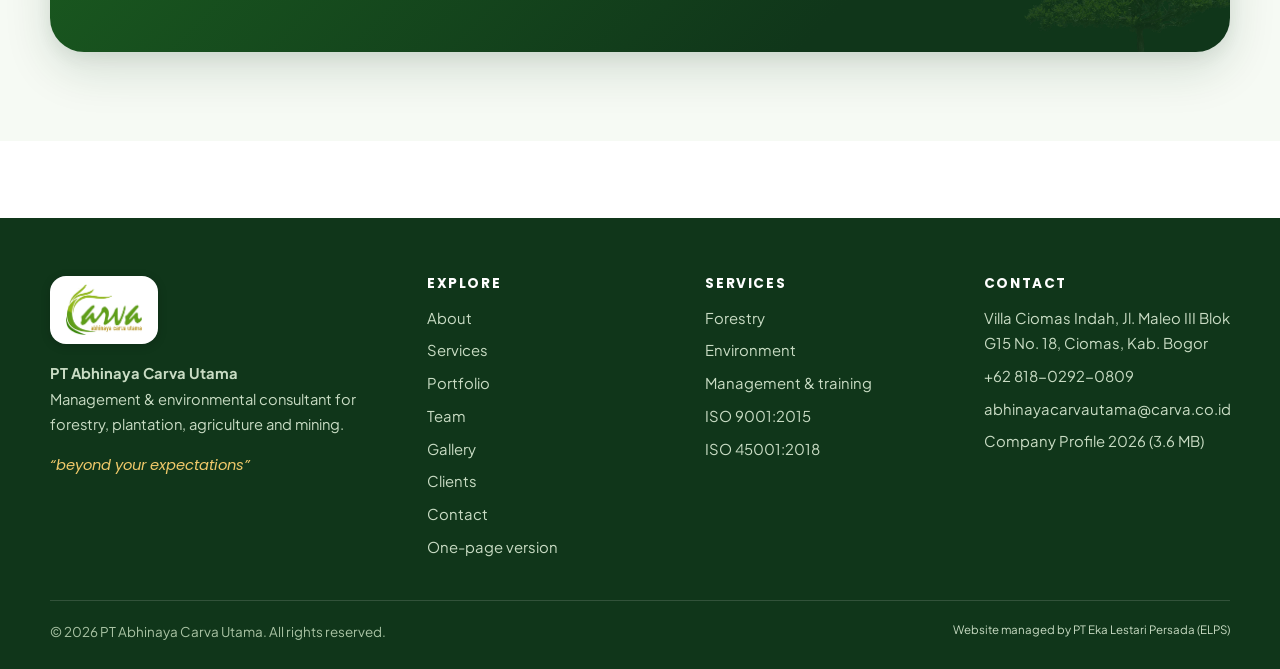
<file: kontak.html>
<!DOCTYPE html>
<html lang="en" data-lang="en">
<head>
<meta charset="utf-8">
<meta name="viewport" content="width=device-width, initial-scale=1">
<title>Contact — PT Abhinaya Carva Utama</title>
<meta name="description" content="Office address in Ciomas, Kabupaten Bogor, phone, WhatsApp, email and office hours of PT Abhinaya Carva Utama, plus a short enquiry form.">
<meta name="author" content="PT Abhinaya Carva Utama">
<link rel="canonical" href="https://carva.co.id/kontak.html">
<meta name="theme-color" content="#1b5e20">
<meta property="og:type" content="website">
<meta property="og:locale" content="en_US">
<meta property="og:locale:alternate" content="id_ID">
<meta property="og:site_name" content="PT Abhinaya Carva Utama">
<meta property="og:title" content="Contact — PT Abhinaya Carva Utama">
<meta property="og:description" content="Office address in Ciomas, Kabupaten Bogor, phone, WhatsApp, email and office hours of PT Abhinaya Carva Utama, plus a short enquiry form.">
<meta property="og:url" content="https://carva.co.id/kontak.html">
<meta property="og:image" content="https://carva.co.id/assets/img/hero-hutan.webp">
<meta name="twitter:card" content="summary_large_image">
<link rel="icon" type="image/png" href="assets/img/favicon.png">
<link rel="apple-touch-icon" href="assets/img/favicon.png">
<link rel="preconnect" href="https://fonts.googleapis.com">
<link rel="preconnect" href="https://fonts.gstatic.com" crossorigin>
<link rel="stylesheet" href="https://fonts.googleapis.com/css2?family=Poppins:wght@600;700;800&family=Plus+Jakarta+Sans:wght@400;500;600;700&display=swap">
<link rel="stylesheet" href="assets/css/style.css">
<link rel="stylesheet" href="assets/css/onepage.css">
</head>
<body>
<a class="skip" href="#isi"><span data-l="en">Skip to content</span><span data-l="id">Lompat ke konten</span></a>
<div class="progress" aria-hidden="true"><i></i></div>

<header class="site-header">
  <div class="wrap header-in">
    <a class="brand" href="multi-halaman.html" aria-label="PT Abhinaya Carva Utama">
      <img src="assets/img/logo-carva.png" alt="Logo CARVA — PT Abhinaya Carva Utama" width="617" height="409">
      <b>Abhinaya<br>Carva<br>Utama</b>
    </a>

    <button class="burger" aria-label="Menu" aria-expanded="false" aria-controls="menu"><span></span></button>

    <div class="lang" role="group" aria-label="Language / Bahasa">
      <button type="button" data-lang="en" aria-pressed="true">EN</button>
      <button type="button" data-lang="id" aria-pressed="false">ID</button>
    </div>

    <a class="btn btn-sm nav-cta" href="kontak.html"><span data-l="en">Get in touch</span><span data-l="id">Hubungi kami</span></a>

    <nav class="nav-links" id="menu" aria-label="Main">
      <a href="multi-halaman.html"><span data-l="en">Home</span><span data-l="id">Beranda</span></a>
      <a href="tentang.html"><span data-l="en">About</span><span data-l="id">Tentang</span></a>
      <a href="layanan.html"><span data-l="en">Services</span><span data-l="id">Layanan</span></a>
      <a href="portofolio.html"><span data-l="en">Portfolio</span><span data-l="id">Portofolio</span></a>
      <a href="tim-ahli.html"><span data-l="en">Team</span><span data-l="id">Tim</span></a>
      <a href="galeri.html"><span data-l="en">Gallery</span><span data-l="id">Galeri</span></a>
      <a href="klien.html"><span data-l="en">Clients</span><span data-l="id">Klien</span></a>
      <a href="kontak.html" aria-current="page"><span data-l="en">Contact</span><span data-l="id">Kontak</span></a>
    </nav>
  </div>
</header>

<main id="isi">
<section class="sec sec-top sec-cream" id="kontak">
  <div class="wrap">
    <div class="sec-head center">
      <span class="eyebrow"><span data-l="en">Contact</span><span data-l="id">Kontak</span></span>
      <h1 class="page-h1"><span data-l="en">Tell us what you need</span><span data-l="id">Sampaikan kebutuhan Anda</span></h1>
      <p><span data-l="en">To learn more about us and our services, reach us at the address below or send a short brief — we will reply with the approach, timeline and team we would put on it.</span><span data-l="id">Untuk mengetahui lebih lanjut tentang kami dan layanan kami, hubungi kami di alamat berikut atau kirim ringkasan kebutuhan — kami balas dengan pendekatan, jadwal, dan tim yang akan kami tugaskan.</span></p>
    </div>

    <div class="contact-grid">
      <div>
        <div class="cinfo">
          <div>
            <i aria-hidden="true"><svg width="18" height="18" viewBox="0 0 24 24" fill="none" stroke="currentColor" stroke-width="2" stroke-linecap="round" stroke-linejoin="round"><path d="M20 10c0 6-8 12-8 12s-8-6-8-12a8 8 0 0 1 16 0Z"/><circle cx="12" cy="10" r="3"/></svg></i>
            <span><b data-l-alt="Alamat|Address">Address</b>
            Villa Ciomas Indah, Jl. Maleo III Blok G15 No. 18<br>RT 002 RW 013, Desa Ciomas Rahayu<br>Kec. Ciomas, Kab. Bogor, Jawa Barat</span>
          </div>
          <a href="tel:+6281802920809">
            <i aria-hidden="true"><svg width="18" height="18" viewBox="0 0 24 24" fill="none" stroke="currentColor" stroke-width="2" stroke-linecap="round" stroke-linejoin="round"><path d="M5 3h3l2 5-2.5 1.5a12 12 0 0 0 6 6L15 13l5 2v3a2 2 0 0 1-2.2 2A16 16 0 0 1 3 5.2A2 2 0 0 1 5 3Z"/></svg></i>
            <span><b data-l-alt="Telepon|Phone">Phone</b>+62 818-0292-0809</span>
          </a>
          <a href="mailto:abhinayacarvautama@carva.co.id">
            <i aria-hidden="true"><svg width="18" height="18" viewBox="0 0 24 24" fill="none" stroke="currentColor" stroke-width="2" stroke-linecap="round" stroke-linejoin="round"><rect x="3" y="5" width="18" height="14" rx="2"/><path d="m3 7 9 6 9-6"/></svg></i>
            <span><b data-l-alt="Surel|Email">Email</b>abhinayacarvautama@carva.co.id</span>
          </a>
          <a href="https://wa.me/6281802920809" target="_blank" rel="noopener">
            <i aria-hidden="true"><svg width="18" height="18" viewBox="0 0 24 24" fill="none" stroke="currentColor" stroke-width="2" stroke-linecap="round" stroke-linejoin="round"><path d="M21 12a9 9 0 0 1-13.3 7.9L3 21l1.2-4.5A9 9 0 1 1 21 12Z"/></svg></i>
            <span><b>WhatsApp</b><span data-l="en">Chat with our office</span><span data-l="id">Chat dengan kantor kami</span></span>
          </a>
        </div>

        <div class="card hours">
          <h3 style="font-size:1rem"><span data-l="en">Office hours</span><span data-l="id">Jam kerja</span></h3>
          <div><span data-l="en">Monday – Friday</span><span data-l="id">Senin – Jumat</span><b>08.00 – 17.00</b></div>
          <div><span data-l="en">Saturday</span><span data-l="id">Sabtu</span><b>08.00 – 14.00</b></div>
          <div><span data-l="en">Sunday &amp; public holidays</span><span data-l="id">Minggu &amp; hari besar</span><b data-l-alt="Tutup|Closed">Closed</b></div>
        </div>

        <div class="map">
          <iframe title="Map — Ciomas, Kabupaten Bogor" loading="lazy" referrerpolicy="no-referrer-when-downgrade"
            src="https://www.openstreetmap.org/export/embed.html?bbox=106.7385%2C-6.6045%2C106.7785%2C-6.5745&amp;layer=mapnik&amp;marker=-6.5895%2C106.7585"></iframe>
        </div>
      </div>

      <form class="card" id="contact-form" novalidate>
        <div class="field-2">
          <div class="field">
            <label for="nama" data-l-alt="Nama|Name">Name</label>
            <input id="nama" name="nama" type="text" required autocomplete="name">
          </div>
          <div class="field">
            <label for="perusahaan" data-l-alt="Perusahaan / Instansi|Company / Institution">Company / Institution</label>
            <input id="perusahaan" name="perusahaan" type="text" autocomplete="organization">
          </div>
        </div>
        <div class="field-2">
          <div class="field">
            <label for="surel" data-l-alt="Surel|Email">Email</label>
            <input id="surel" name="surel" type="email" required autocomplete="email">
          </div>
          <div class="field">
            <label for="telepon" data-l-alt="Telepon / WhatsApp|Phone / WhatsApp">Phone / WhatsApp</label>
            <input id="telepon" name="telepon" type="tel" autocomplete="tel">
          </div>
        </div>
        <div class="field">
          <label for="layanan" data-l-alt="Layanan yang diminati|Service of interest">Service of interest</label>
          <select id="layanan" name="layanan">
            <option data-l-alt="Kehutanan|Forestry">Forestry</option>
            <option data-l-alt="Lingkungan (AMDAL, UKL-UPL, Monev)|Environment (EIA, UKL-UPL, Monev)">Environment (EIA, UKL-UPL, Monev)</option>
            <option data-l-alt="Karbon &amp; inventarisasi hutan|Carbon &amp; forest inventory">Carbon &amp; forest inventory</option>
            <option data-l-alt="Perizinan kawasan hutan|Forest area permits">Forest area permits</option>
            <option data-l-alt="HCV / HCS &amp; biodiversitas|HCV / HCS &amp; biodiversity">HCV / HCS &amp; biodiversity</option>
            <option data-l-alt="Pemetaan &amp; GIS|Mapping &amp; GIS">Mapping &amp; GIS</option>
            <option data-l-alt="Manajemen &amp; pelatihan|Management &amp; training">Management &amp; training</option>
            <option data-l-alt="Lainnya|Other">Other</option>
          </select>
        </div>
        <div class="field">
          <label for="pesan" data-l-alt="Pesan|Message">Message</label>
          <textarea id="pesan" name="pesan" required data-l-alt="Ceritakan singkat lokasi, luas, dan target waktu pekerjaan…|Briefly describe the location, area and target timeline…" placeholder="Briefly describe the location, area and target timeline…"></textarea>
        </div>
        <button class="btn" type="submit">
          <svg width="17" height="17" viewBox="0 0 24 24" fill="none" stroke="currentColor" stroke-width="2.2" stroke-linecap="round" stroke-linejoin="round" aria-hidden="true"><path d="m3 3 18 9-18 9 4-9Z"/></svg>
          <span data-l="en">Send enquiry</span><span data-l="id">Kirim permintaan</span>
        </button>
        <p class="form-note">
          <span data-l="en">This form opens your own email application with the message pre-filled — nothing is stored on this website or sent to any third party.</span>
          <span data-l="id">Formulir ini membuka aplikasi surel Anda sendiri dengan pesan yang sudah terisi — tidak ada data yang disimpan di situs ini atau dikirim ke pihak lain.</span>
        </p>
      </form>
    </div>

    <div class="cta reveal" style="margin-top:clamp(2.4rem,5vw,3.6rem)">
      <div>
        <h2><span data-l="en">Need the full company profile?</span><span data-l="id">Perlu company profile lengkap?</span></h2>
        <p><span data-l="en">The 2026 edition covers our legal data, certification, organisation, expert team, all 46 assignments and field documentation.</span><span data-l="id">Edisi 2026 memuat data legal, sertifikasi, struktur organisasi, tim ahli, seluruh 46 penugasan, dan dokumentasi lapangan.</span></p>
      </div>
      <div class="cta-actions">
        <a class="btn btn-gold" href="assets/dok/Company-Profile-PT-Abhinaya-Carva-Utama-2026-ringan.pdf" download>
          <span data-l="en">Download (3.6 MB)</span><span data-l="id">Unduh (3,6 MB)</span>
        </a>
        <a class="btn btn-light" href="assets/dok/Company-Profile-PT-Abhinaya-Carva-Utama-2026.pdf" download>
          <span data-l="en">Full resolution (52 MB)</span><span data-l="id">Resolusi penuh (52 MB)</span>
        </a>
      </div>
    </div>
  </div>
</section>
</main>

<footer class="site-footer">
  <div class="wrap">
    <div class="foot-grid">
      <div>
        <img class="flogo" src="assets/img/logo-carva.png" alt="CARVA" width="617" height="409" loading="lazy">
        <p><b>PT Abhinaya Carva Utama</b><br>
          <span data-l="en">Management &amp; environmental consultant for forestry, plantation, agriculture and mining.</span>
          <span data-l="id">Konsultan manajemen &amp; lingkungan untuk kehutanan, perkebunan, pertanian, dan pertambangan.</span>
        </p>
        <p class="foot-motto">“beyond your expectations”</p>
      </div>
      <div>
        <h4 data-l-alt="Jelajahi|Explore">Explore</h4>
        <ul>
          <li><a href="tentang.html"><span data-l="en">About</span><span data-l="id">Tentang</span></a></li>
          <li><a href="layanan.html"><span data-l="en">Services</span><span data-l="id">Layanan</span></a></li>
          <li><a href="portofolio.html"><span data-l="en">Portfolio</span><span data-l="id">Portofolio</span></a></li>
          <li><a href="tim-ahli.html"><span data-l="en">Team</span><span data-l="id">Tim</span></a></li>
          <li><a href="galeri.html"><span data-l="en">Gallery</span><span data-l="id">Galeri</span></a></li>
          <li><a href="klien.html"><span data-l="en">Clients</span><span data-l="id">Klien</span></a></li>
          <li><a href="kontak.html"><span data-l="en">Contact</span><span data-l="id">Kontak</span></a></li>
          <li><a href="index.html"><span data-l="en">One-page version</span><span data-l="id">Versi satu halaman</span></a></li>
        </ul>
      </div>
      <div>
        <h4 data-l-alt="Layanan|Services">Services</h4>
        <ul>
          <li><span data-l="en">Forestry</span><span data-l="id">Kehutanan</span></li>
          <li><span data-l="en">Environment</span><span data-l="id">Lingkungan</span></li>
          <li><span data-l="en">Management &amp; training</span><span data-l="id">Manajemen &amp; pelatihan</span></li>
          <li>ISO 9001:2015</li>
          <li>ISO 45001:2018</li>
        </ul>
      </div>
      <div>
        <h4 data-l-alt="Kontak|Contact">Contact</h4>
        <ul>
          <li>Villa Ciomas Indah, Jl. Maleo III Blok G15 No. 18, Ciomas, Kab. Bogor</li>
          <li><a href="tel:+6281802920809">+62 818-0292-0809</a></li>
          <li><a href="mailto:abhinayacarvautama@carva.co.id">abhinayacarvautama@carva.co.id</a></li>
          <li><a href="assets/dok/Company-Profile-PT-Abhinaya-Carva-Utama-2026-ringan.pdf" download><span data-l="en">Company Profile 2026 (3.6 MB)</span><span data-l="id">Company Profile 2026 (3,6 MB)</span></a></li>
        </ul>
      </div>
    </div>
    <div class="foot-bot">
      <span>© <span data-year>2026</span> PT Abhinaya Carva Utama. <span data-l="en">All rights reserved.</span><span data-l="id">Seluruh hak dilindungi.</span></span>
      <span class="alt-view"><a href="https://elps.co.id" target="_blank" rel="noopener"><span data-l="id">Website dalam pengelolaan PT. Eka Lestari Persada (ELPS)</span><span data-l="en">Website managed by PT Eka Lestari Persada (ELPS)</span></a></span>
    </div>
  </div>
</footer>

<button class="totop" aria-label="Back to top" data-l-alt="Kembali ke atas|Back to top">
  <svg width="18" height="18" viewBox="0 0 24 24" fill="none" stroke="currentColor" stroke-width="2.4" stroke-linecap="round" stroke-linejoin="round" aria-hidden="true"><path d="M12 20V6"/><path d="m6 11 6-6 6 6"/></svg>
</button>

<div class="lightbox" role="dialog" aria-modal="true" aria-label="Photo viewer">
  <button class="lb-close" type="button" aria-label="Close">×</button>
  <button class="lb-prev" type="button" aria-label="Previous">‹</button>
  <button class="lb-next" type="button" aria-label="Next">›</button>
  <div>
    <img alt="">
    <p class="lb-cap"></p>
  </div>
</div>

<script src="assets/js/main.js"></script>
<script src="assets/js/onepage.js"></script>
</body>
</html>
</file>
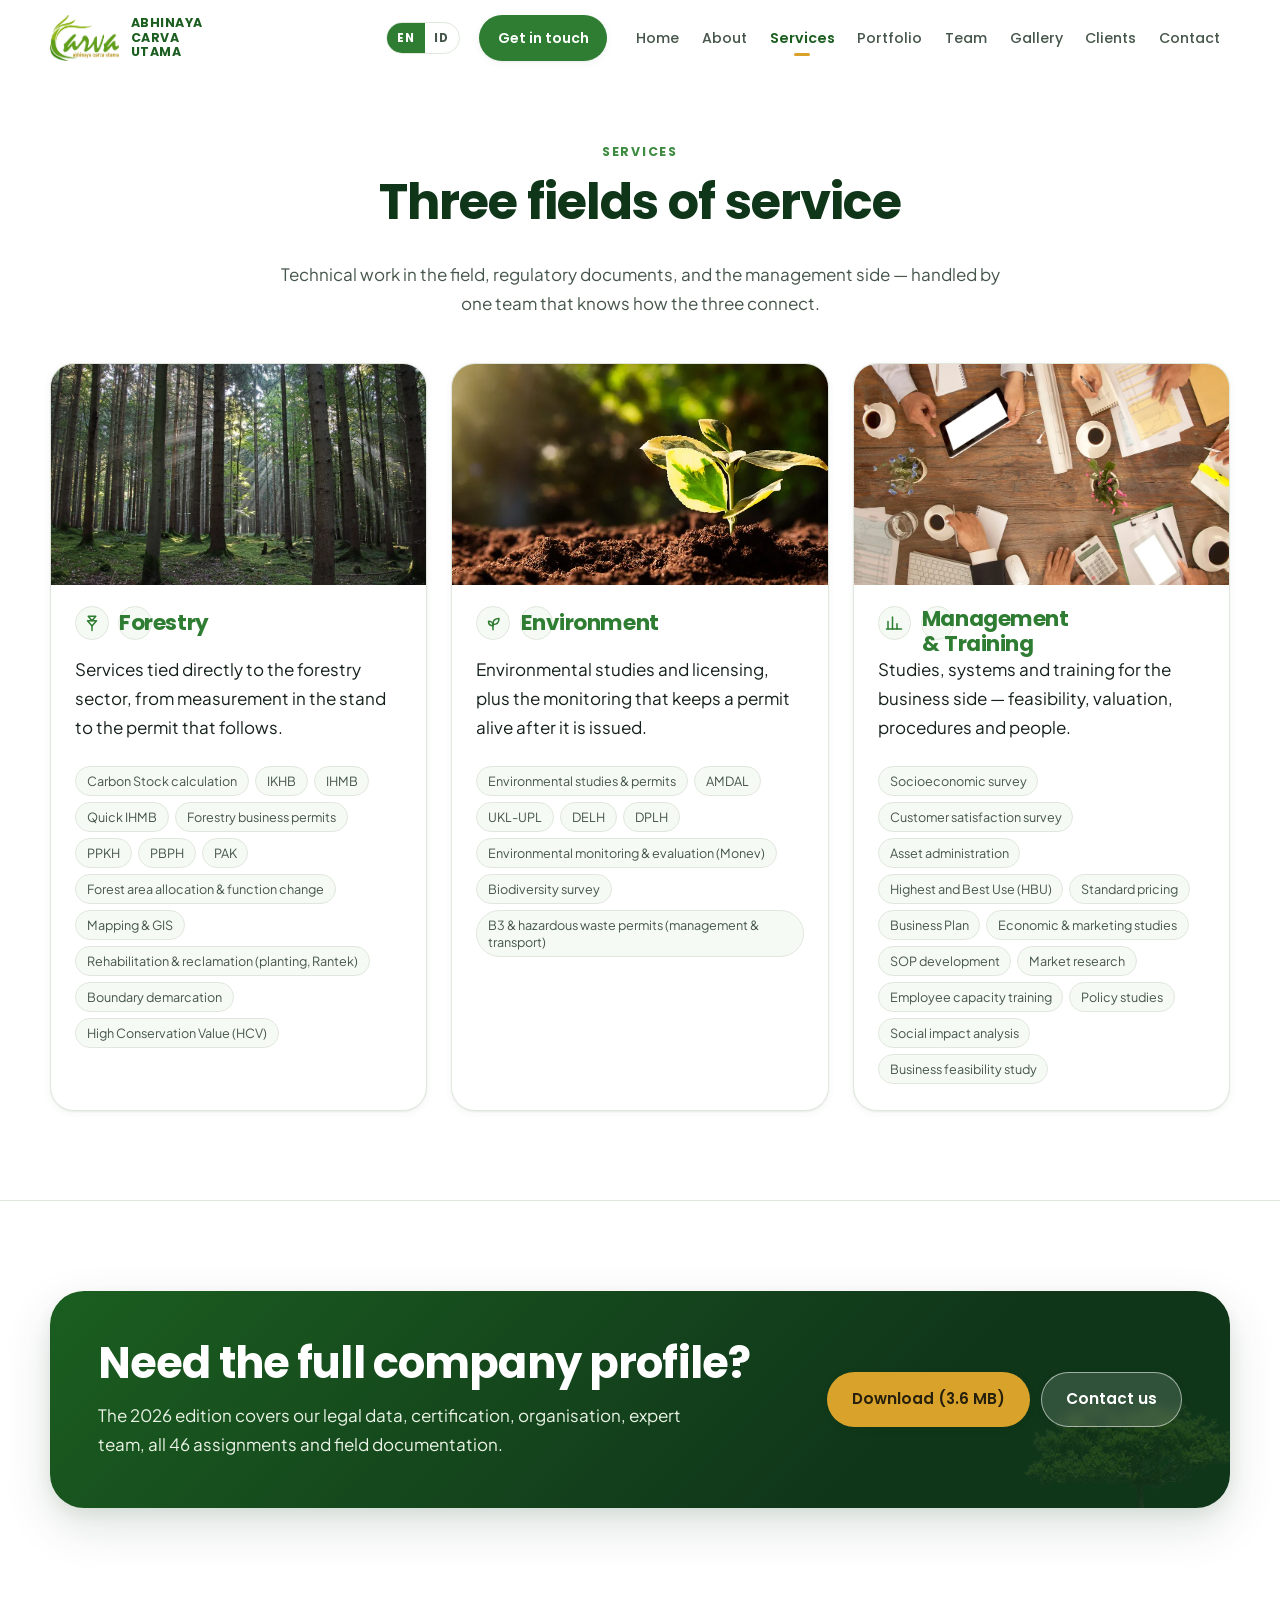
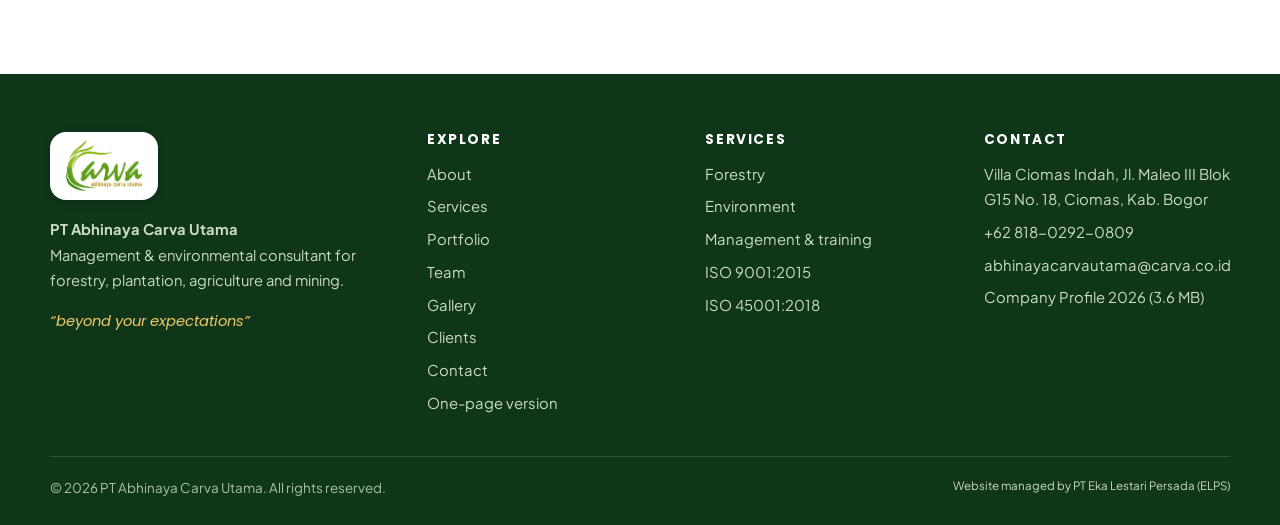
<file: layanan.html>
<!DOCTYPE html>
<html lang="en" data-lang="en">
<head>
<meta charset="utf-8">
<meta name="viewport" content="width=device-width, initial-scale=1">
<title>Services — PT Abhinaya Carva Utama</title>
<meta name="description" content="Forestry, environment, and management &amp; training services: carbon stock, IHMB, PPKH/PBPH permits, AMDAL, UKL-UPL, Monev, HCV/HCS, GIS mapping, SOP, feasibility studies and training.">
<meta name="author" content="PT Abhinaya Carva Utama">
<link rel="canonical" href="https://carva.co.id/layanan.html">
<meta name="theme-color" content="#1b5e20">
<meta property="og:type" content="website">
<meta property="og:locale" content="en_US">
<meta property="og:locale:alternate" content="id_ID">
<meta property="og:site_name" content="PT Abhinaya Carva Utama">
<meta property="og:title" content="Services — PT Abhinaya Carva Utama">
<meta property="og:description" content="Forestry, environment, and management &amp; training services: carbon stock, IHMB, PPKH/PBPH permits, AMDAL, UKL-UPL, Monev, HCV/HCS, GIS mapping, SOP, feasibility studies and training.">
<meta property="og:url" content="https://carva.co.id/layanan.html">
<meta property="og:image" content="https://carva.co.id/assets/img/hero-hutan.webp">
<meta name="twitter:card" content="summary_large_image">
<link rel="icon" type="image/png" href="assets/img/favicon.png">
<link rel="apple-touch-icon" href="assets/img/favicon.png">
<link rel="preconnect" href="https://fonts.googleapis.com">
<link rel="preconnect" href="https://fonts.gstatic.com" crossorigin>
<link rel="stylesheet" href="https://fonts.googleapis.com/css2?family=Poppins:wght@600;700;800&family=Plus+Jakarta+Sans:wght@400;500;600;700&display=swap">
<link rel="stylesheet" href="assets/css/style.css">
<link rel="stylesheet" href="assets/css/onepage.css">
</head>
<body>
<a class="skip" href="#isi"><span data-l="en">Skip to content</span><span data-l="id">Lompat ke konten</span></a>
<div class="progress" aria-hidden="true"><i></i></div>

<header class="site-header">
  <div class="wrap header-in">
    <a class="brand" href="multi-halaman.html" aria-label="PT Abhinaya Carva Utama">
      <img src="assets/img/logo-carva.png" alt="Logo CARVA — PT Abhinaya Carva Utama" width="617" height="409">
      <b>Abhinaya<br>Carva<br>Utama</b>
    </a>

    <button class="burger" aria-label="Menu" aria-expanded="false" aria-controls="menu"><span></span></button>

    <div class="lang" role="group" aria-label="Language / Bahasa">
      <button type="button" data-lang="en" aria-pressed="true">EN</button>
      <button type="button" data-lang="id" aria-pressed="false">ID</button>
    </div>

    <a class="btn btn-sm nav-cta" href="kontak.html"><span data-l="en">Get in touch</span><span data-l="id">Hubungi kami</span></a>

    <nav class="nav-links" id="menu" aria-label="Main">
      <a href="multi-halaman.html"><span data-l="en">Home</span><span data-l="id">Beranda</span></a>
      <a href="tentang.html"><span data-l="en">About</span><span data-l="id">Tentang</span></a>
      <a href="layanan.html" aria-current="page"><span data-l="en">Services</span><span data-l="id">Layanan</span></a>
      <a href="portofolio.html"><span data-l="en">Portfolio</span><span data-l="id">Portofolio</span></a>
      <a href="tim-ahli.html"><span data-l="en">Team</span><span data-l="id">Tim</span></a>
      <a href="galeri.html"><span data-l="en">Gallery</span><span data-l="id">Galeri</span></a>
      <a href="klien.html"><span data-l="en">Clients</span><span data-l="id">Klien</span></a>
      <a href="kontak.html"><span data-l="en">Contact</span><span data-l="id">Kontak</span></a>
    </nav>
  </div>
</header>

<main id="isi">
<section class="sec sec-top" id="layanan">
  <div class="wrap">
    <div class="sec-head center">
      <span class="eyebrow"><span data-l="en">Services</span><span data-l="id">Bentuk jasa</span></span>
      <h1 class="page-h1"><span data-l="en">Three fields of service</span><span data-l="id">Tiga bidang layanan</span></h1>
      <p><span data-l="en">Technical work in the field, regulatory documents, and the management side — handled by one team that knows how the three connect.</span><span data-l="id">Pekerjaan teknis di lapangan, dokumen regulasi, dan sisi manajemen — dikerjakan satu tim yang memahami keterkaitan ketiganya.</span></p>
    </div>

    <div class="grid g-3">
      <article class="card svc reveal">
        <div class="svc-img"><img src="assets/img/jasa-kehutanan.webp" alt="Production forest stand" width="1000" height="588" loading="lazy"></div>
        <div class="svc-body">
          <h3>
            <span aria-hidden="true"><svg width="18" height="18" viewBox="0 0 24 24" fill="none" stroke="currentColor" stroke-width="2" stroke-linecap="round" stroke-linejoin="round"><path d="M12 22v-6"/><path d="M12 16 6 9h12z"/><path d="M12 9 7 3h10z"/></svg></span>
            <span data-l="en">Forestry</span><span data-l="id">Kehutanan</span>
          </h3>
          <p><span data-l="en">Services tied directly to the forestry sector, from measurement in the stand to the permit that follows.</span><span data-l="id">Jasa-jasa yang berkaitan langsung dengan sektor kehutanan, dari pengukuran di tegakan sampai perizinan yang menyertainya.</span></p>
          <ul class="tags">
            <li><span data-l="en">Carbon Stock calculation</span><span data-l="id">Perhitungan Sediaan Karbon</span></li>
            <li>IKHB</li><li>IHMB</li><li>Quick IHMB</li>
            <li><span data-l="en">Forestry business permits</span><span data-l="id">Perizinan Berusaha Bidang Kehutanan</span></li>
            <li>PPKH</li><li>PBPH</li><li>PAK</li>
            <li><span data-l="en">Forest area allocation &amp; function change</span><span data-l="id">Perubahan Peruntukan &amp; Fungsi Kawasan</span></li>
            <li><span data-l="en">Mapping &amp; GIS</span><span data-l="id">Pemetaan dan GIS</span></li>
            <li><span data-l="en">Rehabilitation &amp; reclamation (planting, Rantek)</span><span data-l="id">Rehabilitasi &amp; Reklamasi Hutan (penanaman, Rantek)</span></li>
            <li><span data-l="en">Boundary demarcation</span><span data-l="id">Tata Batas</span></li>
            <li>High Conservation Value (HCV)</li>
          </ul>
        </div>
      </article>

      <article class="card svc reveal" data-delay="90">
        <div class="svc-img"><img src="assets/img/jasa-lingkungan.webp" alt="Seedling growing in soil" width="1000" height="588" loading="lazy"></div>
        <div class="svc-body">
          <h3>
            <span aria-hidden="true"><svg width="18" height="18" viewBox="0 0 24 24" fill="none" stroke="currentColor" stroke-width="2" stroke-linecap="round" stroke-linejoin="round"><path d="M12 21v-8"/><path d="M12 13c0-4 3-7 8-7 0 5-3 8-8 8Z"/><path d="M12 15c0-3-2.5-5.5-6-5.5 0 3.5 2.5 6 6 6Z"/></svg></span>
            <span data-l="en">Environment</span><span data-l="id">Lingkungan</span>
          </h3>
          <p><span data-l="en">Environmental studies and licensing, plus the monitoring that keeps a permit alive after it is issued.</span><span data-l="id">Kajian dan perizinan lingkungan, serta pemantauan yang menjaga izin tetap terpenuhi setelah diterbitkan.</span></p>
          <ul class="tags">
            <li><span data-l="en">Environmental studies &amp; permits</span><span data-l="id">Kajian &amp; Perizinan Lingkungan</span></li>
            <li>AMDAL</li><li>UKL-UPL</li><li>DELH</li><li>DPLH</li>
            <li><span data-l="en">Environmental monitoring &amp; evaluation (Monev)</span><span data-l="id">Monitoring &amp; Evaluasi (Monev) Lingkungan</span></li>
            <li><span data-l="en">Biodiversity survey</span><span data-l="id">Survey Kehati</span></li>
            <li><span data-l="en">B3 &amp; hazardous waste permits (management &amp; transport)</span><span data-l="id">Perizinan B3 &amp; Limbah B3 (pengelolaan &amp; pengangkutan)</span></li>
          </ul>
        </div>
      </article>

      <article class="card svc reveal" data-delay="180">
        <div class="svc-img"><img src="assets/img/jasa-manajemen.webp" alt="Desk with documents, tablet and calculator" width="1000" height="588" loading="lazy"></div>
        <div class="svc-body">
          <h3>
            <span aria-hidden="true"><svg width="18" height="18" viewBox="0 0 24 24" fill="none" stroke="currentColor" stroke-width="2" stroke-linecap="round" stroke-linejoin="round"><path d="M4 20V10"/><path d="M10 20V4"/><path d="M16 20v-7"/><path d="M22 20H2"/></svg></span>
            <span data-l="en">Management &amp; Training</span><span data-l="id">Manajemen &amp; Pelatihan</span>
          </h3>
          <p><span data-l="en">Studies, systems and training for the business side — feasibility, valuation, procedures and people.</span><span data-l="id">Kajian, sistem, dan pelatihan pada sisi usaha — kelayakan, penilaian, prosedur, dan sumber daya manusia.</span></p>
          <ul class="tags">
            <li><span data-l="en">Socioeconomic survey</span><span data-l="id">Survey Sosial Ekonomi</span></li>
            <li><span data-l="en">Customer satisfaction survey</span><span data-l="id">Survey Kepuasan Pelanggan</span></li>
            <li><span data-l="en">Asset administration</span><span data-l="id">Penatausahaan Aset</span></li>
            <li>Highest and Best Use (HBU)</li>
            <li><span data-l="en">Standard pricing</span><span data-l="id">Standar Harga</span></li>
            <li>Business Plan</li>
            <li><span data-l="en">Economic &amp; marketing studies</span><span data-l="id">Kajian Ekonomi &amp; Pemasaran</span></li>
            <li><span data-l="en">SOP development</span><span data-l="id">Penyusunan SOP</span></li>
            <li><span data-l="en">Market research</span><span data-l="id">Riset Pasar</span></li>
            <li><span data-l="en">Employee capacity training</span><span data-l="id">Pelatihan Peningkatan Kapasitas Karyawan</span></li>
            <li><span data-l="en">Policy studies</span><span data-l="id">Kajian Kebijakan</span></li>
            <li><span data-l="en">Social impact analysis</span><span data-l="id">Analisis Dampak Sosial</span></li>
            <li><span data-l="en">Business feasibility study</span><span data-l="id">Studi Kelayakan Usaha</span></li>
          </ul>
        </div>
      </article>
    </div>
  </div>
</section>

<section class="sec">
  <div class="wrap">
    <div class="cta reveal">
      <div>
        <h2><span data-l="en">Need the full company profile?</span><span data-l="id">Perlu company profile lengkap?</span></h2>
        <p><span data-l="en">The 2026 edition covers our legal data, certification, organisation, expert team, all 46 assignments and field documentation.</span><span data-l="id">Edisi 2026 memuat data legal, sertifikasi, struktur organisasi, tim ahli, seluruh 46 penugasan, dan dokumentasi lapangan.</span></p>
      </div>
      <div class="cta-actions">
        <a class="btn btn-gold" href="assets/dok/Company-Profile-PT-Abhinaya-Carva-Utama-2026-ringan.pdf" download><span data-l="en">Download (3.6 MB)</span><span data-l="id">Unduh (3,6 MB)</span></a>
        <a class="btn btn-light" href="kontak.html"><span data-l="en">Contact us</span><span data-l="id">Hubungi kami</span></a>
      </div>
    </div>
  </div>
</section>
</main>

<footer class="site-footer">
  <div class="wrap">
    <div class="foot-grid">
      <div>
        <img class="flogo" src="assets/img/logo-carva.png" alt="CARVA" width="617" height="409" loading="lazy">
        <p><b>PT Abhinaya Carva Utama</b><br>
          <span data-l="en">Management &amp; environmental consultant for forestry, plantation, agriculture and mining.</span>
          <span data-l="id">Konsultan manajemen &amp; lingkungan untuk kehutanan, perkebunan, pertanian, dan pertambangan.</span>
        </p>
        <p class="foot-motto">“beyond your expectations”</p>
      </div>
      <div>
        <h4 data-l-alt="Jelajahi|Explore">Explore</h4>
        <ul>
          <li><a href="tentang.html"><span data-l="en">About</span><span data-l="id">Tentang</span></a></li>
          <li><a href="layanan.html"><span data-l="en">Services</span><span data-l="id">Layanan</span></a></li>
          <li><a href="portofolio.html"><span data-l="en">Portfolio</span><span data-l="id">Portofolio</span></a></li>
          <li><a href="tim-ahli.html"><span data-l="en">Team</span><span data-l="id">Tim</span></a></li>
          <li><a href="galeri.html"><span data-l="en">Gallery</span><span data-l="id">Galeri</span></a></li>
          <li><a href="klien.html"><span data-l="en">Clients</span><span data-l="id">Klien</span></a></li>
          <li><a href="kontak.html"><span data-l="en">Contact</span><span data-l="id">Kontak</span></a></li>
          <li><a href="index.html"><span data-l="en">One-page version</span><span data-l="id">Versi satu halaman</span></a></li>
        </ul>
      </div>
      <div>
        <h4 data-l-alt="Layanan|Services">Services</h4>
        <ul>
          <li><span data-l="en">Forestry</span><span data-l="id">Kehutanan</span></li>
          <li><span data-l="en">Environment</span><span data-l="id">Lingkungan</span></li>
          <li><span data-l="en">Management &amp; training</span><span data-l="id">Manajemen &amp; pelatihan</span></li>
          <li>ISO 9001:2015</li>
          <li>ISO 45001:2018</li>
        </ul>
      </div>
      <div>
        <h4 data-l-alt="Kontak|Contact">Contact</h4>
        <ul>
          <li>Villa Ciomas Indah, Jl. Maleo III Blok G15 No. 18, Ciomas, Kab. Bogor</li>
          <li><a href="tel:+6281802920809">+62 818-0292-0809</a></li>
          <li><a href="mailto:abhinayacarvautama@carva.co.id">abhinayacarvautama@carva.co.id</a></li>
          <li><a href="assets/dok/Company-Profile-PT-Abhinaya-Carva-Utama-2026-ringan.pdf" download><span data-l="en">Company Profile 2026 (3.6 MB)</span><span data-l="id">Company Profile 2026 (3,6 MB)</span></a></li>
        </ul>
      </div>
    </div>
    <div class="foot-bot">
      <span>© <span data-year>2026</span> PT Abhinaya Carva Utama. <span data-l="en">All rights reserved.</span><span data-l="id">Seluruh hak dilindungi.</span></span>
      <span class="alt-view"><a href="https://elps.co.id" target="_blank" rel="noopener"><span data-l="id">Website dalam pengelolaan PT. Eka Lestari Persada (ELPS)</span><span data-l="en">Website managed by PT Eka Lestari Persada (ELPS)</span></a></span>
    </div>
  </div>
</footer>

<button class="totop" aria-label="Back to top" data-l-alt="Kembali ke atas|Back to top">
  <svg width="18" height="18" viewBox="0 0 24 24" fill="none" stroke="currentColor" stroke-width="2.4" stroke-linecap="round" stroke-linejoin="round" aria-hidden="true"><path d="M12 20V6"/><path d="m6 11 6-6 6 6"/></svg>
</button>

<div class="lightbox" role="dialog" aria-modal="true" aria-label="Photo viewer">
  <button class="lb-close" type="button" aria-label="Close">×</button>
  <button class="lb-prev" type="button" aria-label="Previous">‹</button>
  <button class="lb-next" type="button" aria-label="Next">›</button>
  <div>
    <img alt="">
    <p class="lb-cap"></p>
  </div>
</div>

<script src="assets/js/main.js"></script>
<script src="assets/js/onepage.js"></script>
</body>
</html>
</file>
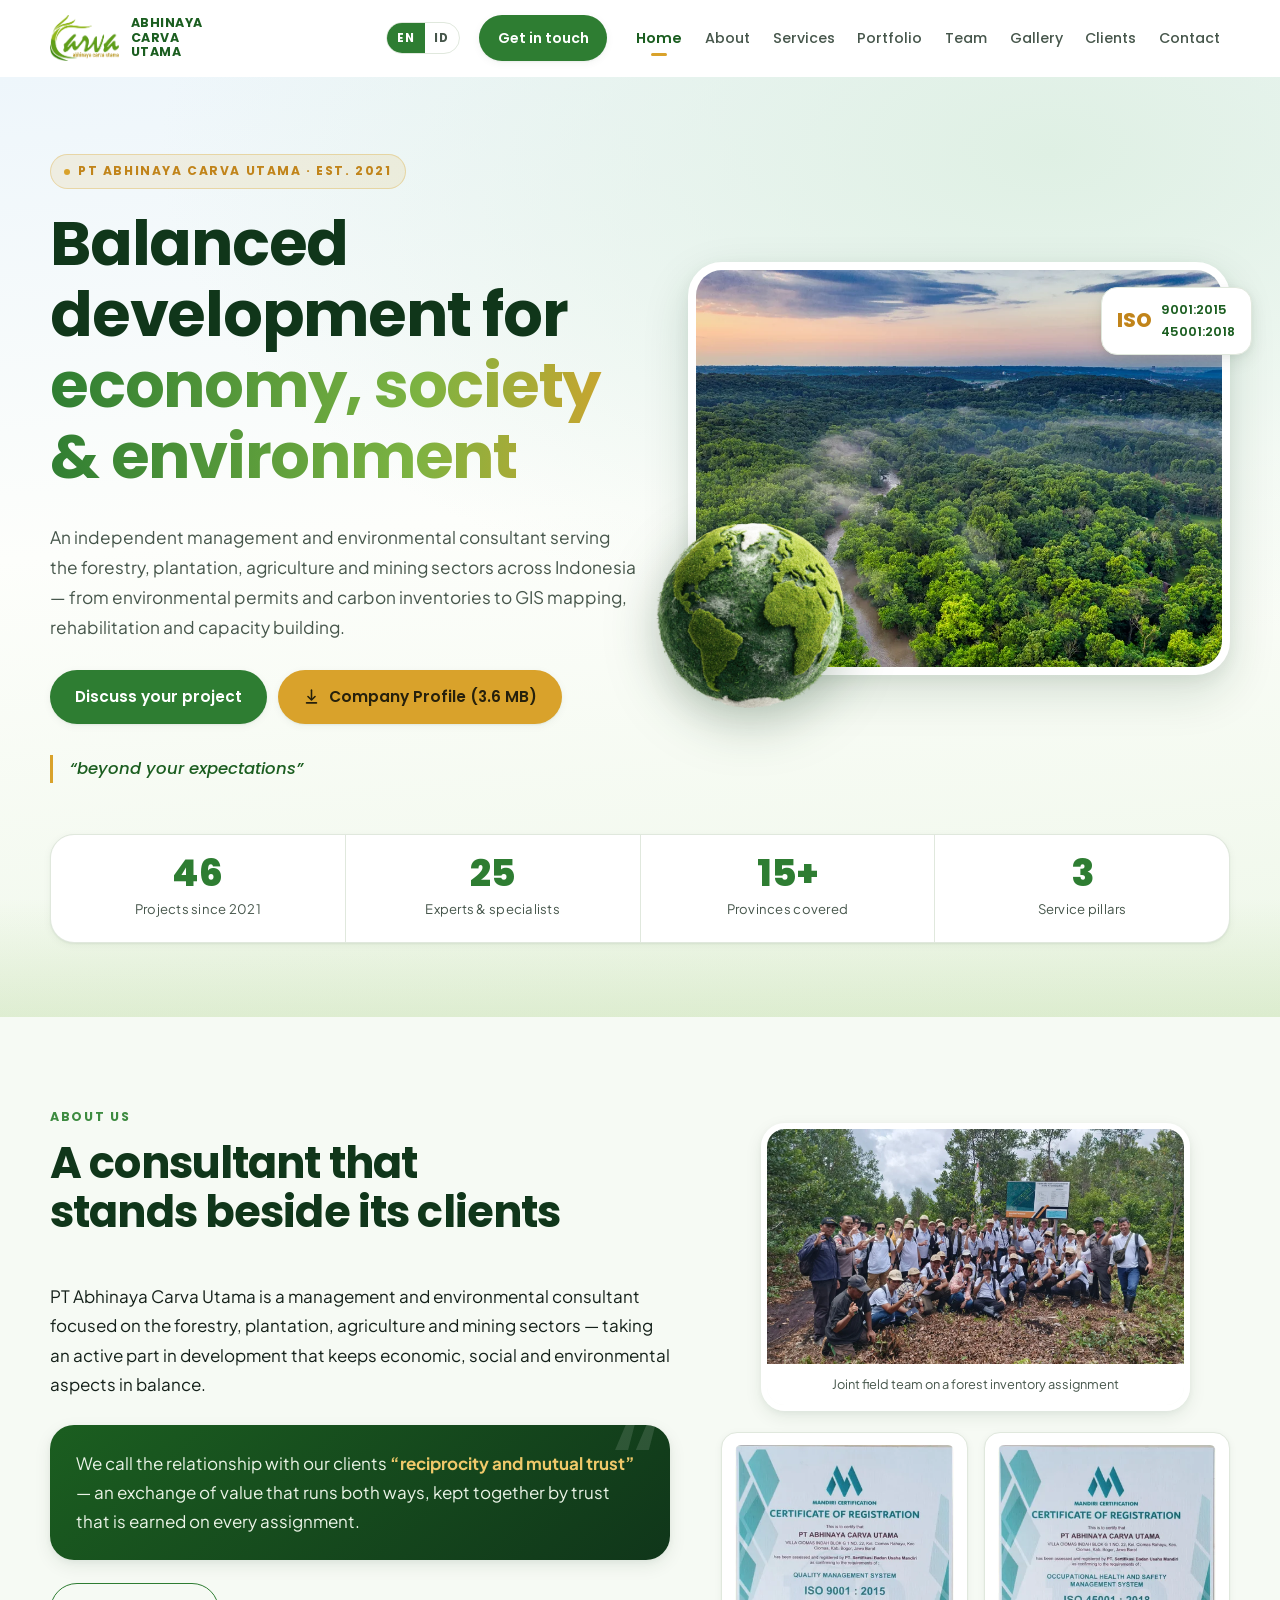
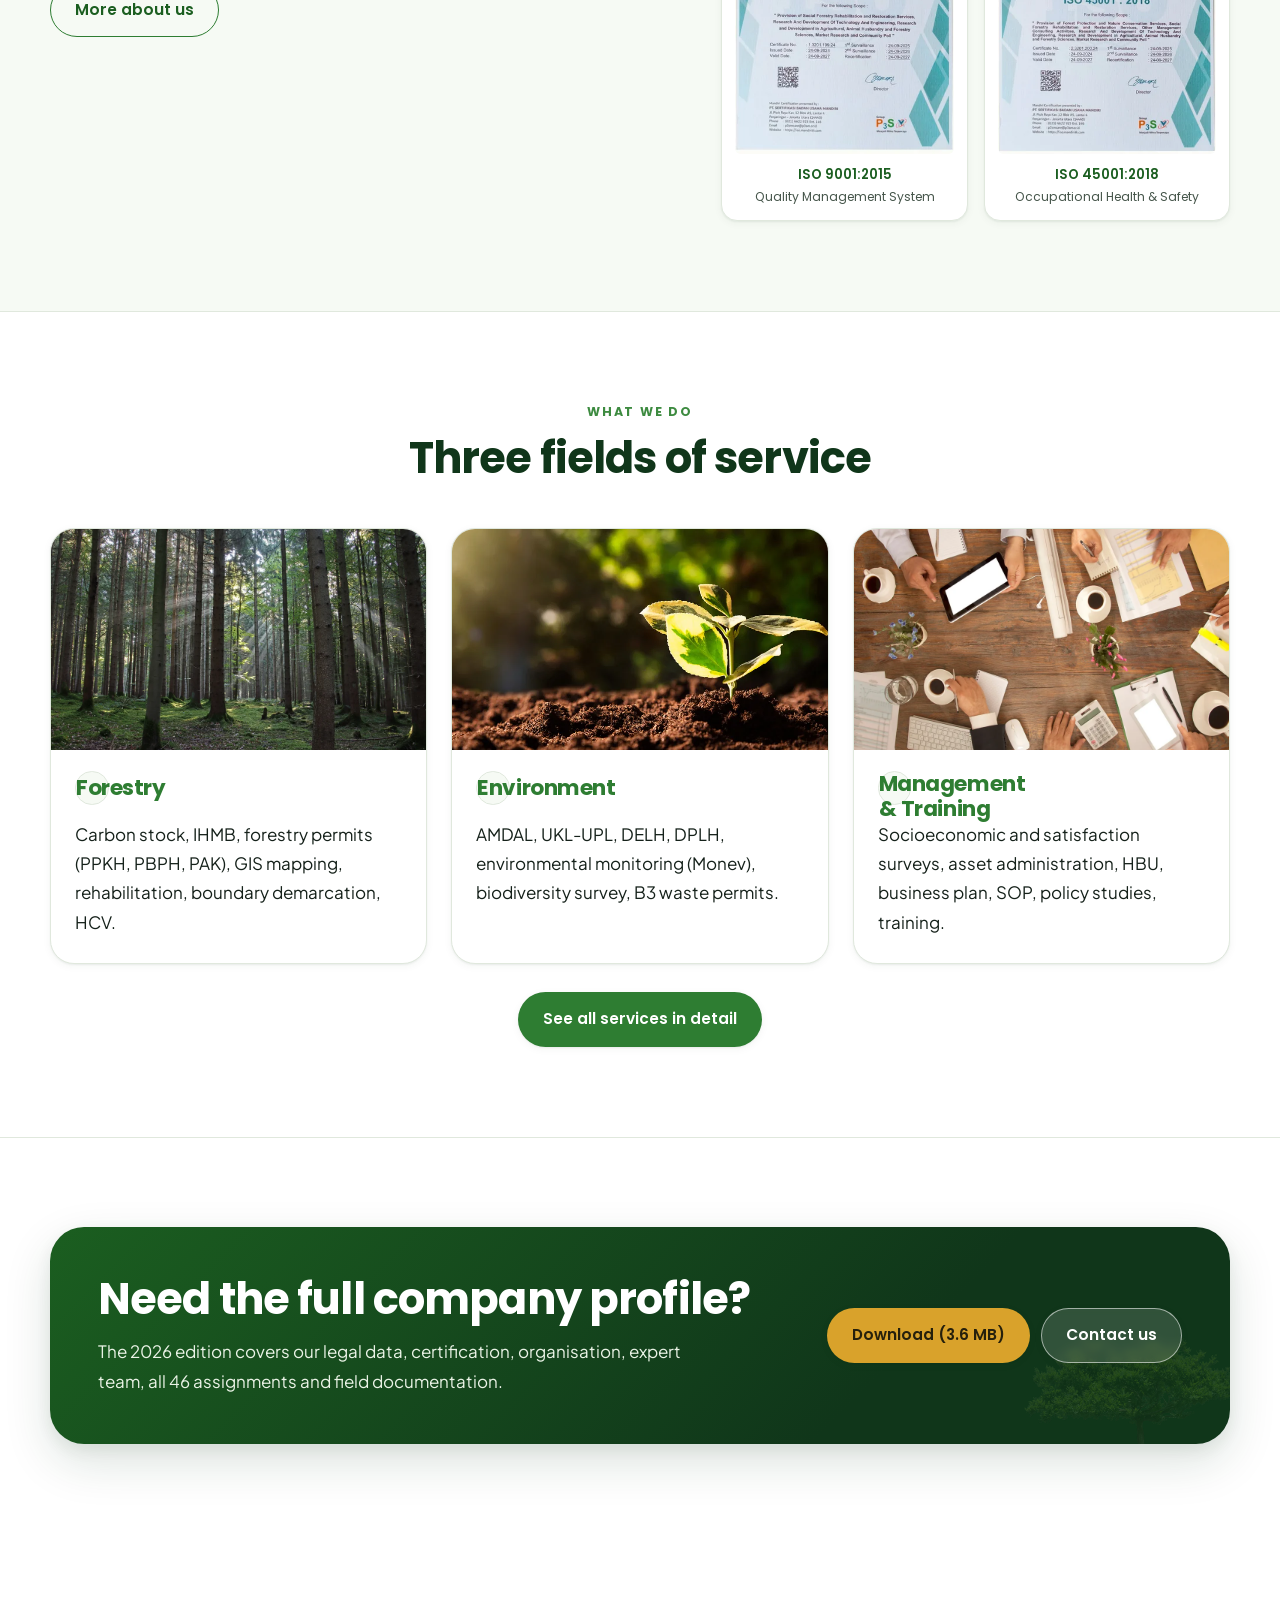
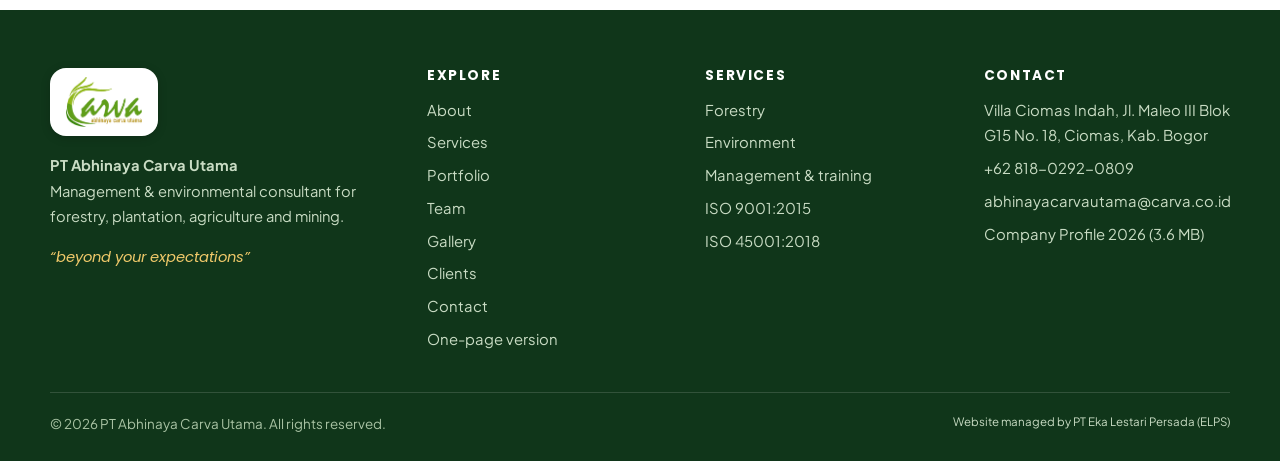
<file: multi-halaman.html>
<!DOCTYPE html>
<html lang="en" data-lang="en">
<head>
<meta charset="utf-8">
<meta name="viewport" content="width=device-width, initial-scale=1">
<title>PT Abhinaya Carva Utama — Management &amp; Environmental Consultant</title>
<meta name="description" content="Indonesian management and environmental consultant for forestry, plantation, agriculture and mining: EIA (AMDAL), permits, carbon stock, HCV/HCS, GIS mapping and management training.">
<meta name="author" content="PT Abhinaya Carva Utama">
<link rel="canonical" href="https://carva.co.id/multi-halaman.html">
<meta name="theme-color" content="#1b5e20">
<meta property="og:type" content="website">
<meta property="og:locale" content="en_US">
<meta property="og:locale:alternate" content="id_ID">
<meta property="og:site_name" content="PT Abhinaya Carva Utama">
<meta property="og:title" content="PT Abhinaya Carva Utama — Management &amp; Environmental Consultant">
<meta property="og:description" content="Indonesian management and environmental consultant for forestry, plantation, agriculture and mining: EIA (AMDAL), permits, carbon stock, HCV/HCS, GIS mapping and management training.">
<meta property="og:url" content="https://carva.co.id/multi-halaman.html">
<meta property="og:image" content="https://carva.co.id/assets/img/hero-hutan.webp">
<meta name="twitter:card" content="summary_large_image">
<link rel="icon" type="image/png" href="assets/img/favicon.png">
<link rel="apple-touch-icon" href="assets/img/favicon.png">
<link rel="preconnect" href="https://fonts.googleapis.com">
<link rel="preconnect" href="https://fonts.gstatic.com" crossorigin>
<link rel="stylesheet" href="https://fonts.googleapis.com/css2?family=Poppins:wght@600;700;800&family=Plus+Jakarta+Sans:wght@400;500;600;700&display=swap">
<link rel="stylesheet" href="assets/css/style.css">
<link rel="stylesheet" href="assets/css/onepage.css">
</head>
<body>
<a class="skip" href="#isi"><span data-l="en">Skip to content</span><span data-l="id">Lompat ke konten</span></a>
<div class="progress" aria-hidden="true"><i></i></div>

<header class="site-header">
  <div class="wrap header-in">
    <a class="brand" href="multi-halaman.html" aria-label="PT Abhinaya Carva Utama">
      <img src="assets/img/logo-carva.png" alt="Logo CARVA — PT Abhinaya Carva Utama" width="617" height="409">
      <b>Abhinaya<br>Carva<br>Utama</b>
    </a>

    <button class="burger" aria-label="Menu" aria-expanded="false" aria-controls="menu"><span></span></button>

    <div class="lang" role="group" aria-label="Language / Bahasa">
      <button type="button" data-lang="en" aria-pressed="true">EN</button>
      <button type="button" data-lang="id" aria-pressed="false">ID</button>
    </div>

    <a class="btn btn-sm nav-cta" href="kontak.html"><span data-l="en">Get in touch</span><span data-l="id">Hubungi kami</span></a>

    <nav class="nav-links" id="menu" aria-label="Main">
      <a href="multi-halaman.html" aria-current="page"><span data-l="en">Home</span><span data-l="id">Beranda</span></a>
      <a href="tentang.html"><span data-l="en">About</span><span data-l="id">Tentang</span></a>
      <a href="layanan.html"><span data-l="en">Services</span><span data-l="id">Layanan</span></a>
      <a href="portofolio.html"><span data-l="en">Portfolio</span><span data-l="id">Portofolio</span></a>
      <a href="tim-ahli.html"><span data-l="en">Team</span><span data-l="id">Tim</span></a>
      <a href="galeri.html"><span data-l="en">Gallery</span><span data-l="id">Galeri</span></a>
      <a href="klien.html"><span data-l="en">Clients</span><span data-l="id">Klien</span></a>
      <a href="kontak.html"><span data-l="en">Contact</span><span data-l="id">Kontak</span></a>
    </nav>
  </div>
</header>

<main id="isi">
<section class="hero" id="beranda">
  <div class="wrap">
    <div class="hero-grid">
      <div>
        <span class="kicker">PT Abhinaya Carva Utama · Est. 2021</span>
        <h1>
          <span data-l="en">Balanced development for <em>economy, society &amp; environment</em></span>
          <span data-l="id">Pembangunan seimbang antara <em>ekonomi, sosial &amp; lingkungan</em></span>
        </h1>
        <p class="lead">
          <span data-l="en">An independent management and environmental consultant serving the forestry, plantation, agriculture and mining sectors across Indonesia — from environmental permits and carbon inventories to GIS mapping, rehabilitation and capacity building.</span>
          <span data-l="id">Konsultan manajemen dan lingkungan independen untuk sektor kehutanan, perkebunan, pertanian, dan pertambangan di seluruh Indonesia — dari perizinan lingkungan dan inventarisasi karbon hingga pemetaan GIS, rehabilitasi, dan peningkatan kapasitas.</span>
        </p>
        <div class="hero-actions">
          <a class="btn" href="kontak.html">
            <span data-l="en">Discuss your project</span><span data-l="id">Diskusikan pekerjaan Anda</span>
          </a>
          <a class="btn btn-gold" href="assets/dok/Company-Profile-PT-Abhinaya-Carva-Utama-2026-ringan.pdf" download>
            <svg width="17" height="17" viewBox="0 0 24 24" fill="none" stroke="currentColor" stroke-width="2.2" stroke-linecap="round" stroke-linejoin="round" aria-hidden="true"><path d="M12 3v12"/><path d="m7 12 5 5 5-5"/><path d="M5 21h14"/></svg>
            <span data-l="en">Company Profile (3.6 MB)</span><span data-l="id">Company Profile (3,6 MB)</span>
          </a>
        </div>
        <p class="motto">“beyond your expectations”</p>
      </div>

      <div class="hero-art reveal">
        <div class="shot">
          <img src="assets/img/hero-hutan.webp" alt="Aerial view of tropical rainforest and river at dawn" width="1400" height="940" fetchpriority="high">
        </div>
        <img class="globe" src="assets/img/globe-lumut.webp" alt="" aria-hidden="true" width="900" height="877" loading="lazy">
        <div class="badge">
          <b>ISO</b>
          <span>9001:2015<br>45001:2018</span>
        </div>
      </div>
    </div>

    <div class="stats reveal">
      <div><b data-count="46" data-suffix="">0</b><span data-l="en">Projects since 2021</span><span data-l="id">Proyek sejak 2021</span></div>
      <div><b data-count="25" data-suffix="">0</b><span data-l="en">Experts &amp; specialists</span><span data-l="id">Tenaga ahli &amp; spesialis</span></div>
      <div><b data-count="15" data-suffix="+">0</b><span data-l="en">Provinces covered</span><span data-l="id">Provinsi terjangkau</span></div>
      <div><b data-count="3" data-suffix="">0</b><span data-l="en">Service pillars</span><span data-l="id">Pilar layanan</span></div>
    </div>
  </div>
</section>

<section class="sec sec-cream">
  <div class="wrap">
    <div class="about-grid">
      <div>
        <div class="sec-head">
          <span class="eyebrow"><span data-l="en">About us</span><span data-l="id">Tentang kami</span></span>
          <h2><span data-l="en">A consultant that stands beside its clients</span><span data-l="id">Konsultan yang berdiri di samping kliennya</span></h2>
        </div>
        <p><span data-l="en">PT Abhinaya Carva Utama is a management and environmental consultant focused on the forestry, plantation, agriculture and mining sectors — taking an active part in development that keeps economic, social and environmental aspects in balance.</span><span data-l="id">PT Abhinaya Carva Utama adalah konsultan manajemen dan lingkungan untuk sektor kehutanan, perkebunan, pertanian, dan pertambangan — berpartisipasi aktif dalam pembangunan yang seimbang antara aspek ekonomi, sosial, dan lingkungan.</span></p>
        <blockquote class="quote">
          <p><span data-l="en">We call the relationship with our clients <b>“reciprocity and mutual trust”</b> — an exchange of value that runs both ways, kept together by trust that is earned on every assignment.</span><span data-l="id">Hubungan dengan pelanggan/klien kami sebut sebagai <b>“reciprocity and mutual trust”</b> — pertukaran nilai yang berjalan dua arah, dijaga oleh kepercayaan yang dibangun pada setiap penugasan.</span></p>
        </blockquote>
        <p style="margin-top:1.4rem"><a class="btn btn-ghost" href="tentang.html"><span data-l="en">More about us</span><span data-l="id">Selengkapnya tentang kami</span></a></p>
      </div>
      <div>
        <figure class="figure">
          <img src="assets/img/tim-lapangan.webp" alt="CARVA field team and client personnel at a forest concession" width="1229" height="692" loading="lazy">
          <figcaption><span data-l="en">Joint field team on a forest inventory assignment</span><span data-l="id">Tim lapangan gabungan pada pekerjaan inventarisasi hutan</span></figcaption>
        </figure>
        <div class="iso">
          <figure>
            <img src="assets/img/iso-9001.webp" alt="ISO 9001:2015 certificate" width="700" height="989" loading="lazy">
            <figcaption>ISO 9001:2015<small><span data-l="en">Quality Management System</span><span data-l="id">Sistem Manajemen Mutu</span></small></figcaption>
          </figure>
          <figure>
            <img src="assets/img/iso-45001.webp" alt="ISO 45001:2018 certificate" width="700" height="989" loading="lazy">
            <figcaption>ISO 45001:2018<small><span data-l="en">Occupational Health &amp; Safety</span><span data-l="id">Kesehatan &amp; Keselamatan Kerja</span></small></figcaption>
          </figure>
        </div>
      </div>
    </div>
  </div>
</section>

<section class="sec">
  <div class="wrap">
    <div class="sec-head center">
      <span class="eyebrow"><span data-l="en">What we do</span><span data-l="id">Yang kami kerjakan</span></span>
      <h2><span data-l="en">Three fields of service</span><span data-l="id">Tiga bidang layanan</span></h2>
    </div>
    <div class="grid g-3">
      <article class="card svc reveal">
        <div class="svc-img"><img src="assets/img/jasa-kehutanan.webp" alt="Production forest stand" width="1000" height="588" loading="lazy"></div>
        <div class="svc-body">
          <h3><span data-l="en">Forestry</span><span data-l="id">Kehutanan</span></h3>
          <p><span data-l="en">Carbon stock, IHMB, forestry permits (PPKH, PBPH, PAK), GIS mapping, rehabilitation, boundary demarcation, HCV.</span><span data-l="id">Sediaan karbon, IHMB, perizinan kehutanan (PPKH, PBPH, PAK), pemetaan GIS, rehabilitasi, tata batas, HCV.</span></p>
        </div>
      </article>
      <article class="card svc reveal" data-delay="90">
        <div class="svc-img"><img src="assets/img/jasa-lingkungan.webp" alt="Seedling growing in soil" width="1000" height="588" loading="lazy"></div>
        <div class="svc-body">
          <h3><span data-l="en">Environment</span><span data-l="id">Lingkungan</span></h3>
          <p><span data-l="en">AMDAL, UKL-UPL, DELH, DPLH, environmental monitoring (Monev), biodiversity survey, B3 waste permits.</span><span data-l="id">AMDAL, UKL-UPL, DELH, DPLH, monitoring dan evaluasi lingkungan, survey kehati, perizinan limbah B3.</span></p>
        </div>
      </article>
      <article class="card svc reveal" data-delay="180">
        <div class="svc-img"><img src="assets/img/jasa-manajemen.webp" alt="Desk with documents, tablet and calculator" width="1000" height="588" loading="lazy"></div>
        <div class="svc-body">
          <h3><span data-l="en">Management &amp; Training</span><span data-l="id">Manajemen &amp; Pelatihan</span></h3>
          <p><span data-l="en">Socioeconomic and satisfaction surveys, asset administration, HBU, business plan, SOP, policy studies, training.</span><span data-l="id">Survey sosial ekonomi dan kepuasan, penatausahaan aset, HBU, business plan, SOP, kajian kebijakan, pelatihan.</span></p>
        </div>
      </article>
    </div>
    <p style="text-align:center;margin-top:1.8rem"><a class="btn" href="layanan.html"><span data-l="en">See all services in detail</span><span data-l="id">Lihat rincian seluruh layanan</span></a></p>
  </div>
</section>

<section class="sec">
  <div class="wrap">
    <div class="cta reveal">
      <div>
        <h2><span data-l="en">Need the full company profile?</span><span data-l="id">Perlu company profile lengkap?</span></h2>
        <p><span data-l="en">The 2026 edition covers our legal data, certification, organisation, expert team, all 46 assignments and field documentation.</span><span data-l="id">Edisi 2026 memuat data legal, sertifikasi, struktur organisasi, tim ahli, seluruh 46 penugasan, dan dokumentasi lapangan.</span></p>
      </div>
      <div class="cta-actions">
        <a class="btn btn-gold" href="assets/dok/Company-Profile-PT-Abhinaya-Carva-Utama-2026-ringan.pdf" download><span data-l="en">Download (3.6 MB)</span><span data-l="id">Unduh (3,6 MB)</span></a>
        <a class="btn btn-light" href="kontak.html"><span data-l="en">Contact us</span><span data-l="id">Hubungi kami</span></a>
      </div>
    </div>
  </div>
</section>
</main>

<footer class="site-footer">
  <div class="wrap">
    <div class="foot-grid">
      <div>
        <img class="flogo" src="assets/img/logo-carva.png" alt="CARVA" width="617" height="409" loading="lazy">
        <p><b>PT Abhinaya Carva Utama</b><br>
          <span data-l="en">Management &amp; environmental consultant for forestry, plantation, agriculture and mining.</span>
          <span data-l="id">Konsultan manajemen &amp; lingkungan untuk kehutanan, perkebunan, pertanian, dan pertambangan.</span>
        </p>
        <p class="foot-motto">“beyond your expectations”</p>
      </div>
      <div>
        <h4 data-l-alt="Jelajahi|Explore">Explore</h4>
        <ul>
          <li><a href="tentang.html"><span data-l="en">About</span><span data-l="id">Tentang</span></a></li>
          <li><a href="layanan.html"><span data-l="en">Services</span><span data-l="id">Layanan</span></a></li>
          <li><a href="portofolio.html"><span data-l="en">Portfolio</span><span data-l="id">Portofolio</span></a></li>
          <li><a href="tim-ahli.html"><span data-l="en">Team</span><span data-l="id">Tim</span></a></li>
          <li><a href="galeri.html"><span data-l="en">Gallery</span><span data-l="id">Galeri</span></a></li>
          <li><a href="klien.html"><span data-l="en">Clients</span><span data-l="id">Klien</span></a></li>
          <li><a href="kontak.html"><span data-l="en">Contact</span><span data-l="id">Kontak</span></a></li>
          <li><a href="index.html"><span data-l="en">One-page version</span><span data-l="id">Versi satu halaman</span></a></li>
        </ul>
      </div>
      <div>
        <h4 data-l-alt="Layanan|Services">Services</h4>
        <ul>
          <li><span data-l="en">Forestry</span><span data-l="id">Kehutanan</span></li>
          <li><span data-l="en">Environment</span><span data-l="id">Lingkungan</span></li>
          <li><span data-l="en">Management &amp; training</span><span data-l="id">Manajemen &amp; pelatihan</span></li>
          <li>ISO 9001:2015</li>
          <li>ISO 45001:2018</li>
        </ul>
      </div>
      <div>
        <h4 data-l-alt="Kontak|Contact">Contact</h4>
        <ul>
          <li>Villa Ciomas Indah, Jl. Maleo III Blok G15 No. 18, Ciomas, Kab. Bogor</li>
          <li><a href="tel:+6281802920809">+62 818-0292-0809</a></li>
          <li><a href="mailto:abhinayacarvautama@carva.co.id">abhinayacarvautama@carva.co.id</a></li>
          <li><a href="assets/dok/Company-Profile-PT-Abhinaya-Carva-Utama-2026-ringan.pdf" download><span data-l="en">Company Profile 2026 (3.6 MB)</span><span data-l="id">Company Profile 2026 (3,6 MB)</span></a></li>
        </ul>
      </div>
    </div>
    <div class="foot-bot">
      <span>© <span data-year>2026</span> PT Abhinaya Carva Utama. <span data-l="en">All rights reserved.</span><span data-l="id">Seluruh hak dilindungi.</span></span>
      <span class="alt-view"><a href="https://elps.co.id" target="_blank" rel="noopener"><span data-l="id">Website dalam pengelolaan PT. Eka Lestari Persada (ELPS)</span><span data-l="en">Website managed by PT Eka Lestari Persada (ELPS)</span></a></span>
    </div>
  </div>
</footer>

<button class="totop" aria-label="Back to top" data-l-alt="Kembali ke atas|Back to top">
  <svg width="18" height="18" viewBox="0 0 24 24" fill="none" stroke="currentColor" stroke-width="2.4" stroke-linecap="round" stroke-linejoin="round" aria-hidden="true"><path d="M12 20V6"/><path d="m6 11 6-6 6 6"/></svg>
</button>

<div class="lightbox" role="dialog" aria-modal="true" aria-label="Photo viewer">
  <button class="lb-close" type="button" aria-label="Close">×</button>
  <button class="lb-prev" type="button" aria-label="Previous">‹</button>
  <button class="lb-next" type="button" aria-label="Next">›</button>
  <div>
    <img alt="">
    <p class="lb-cap"></p>
  </div>
</div>

<script src="assets/js/main.js"></script>
<script src="assets/js/onepage.js"></script>
</body>
</html>
</file>
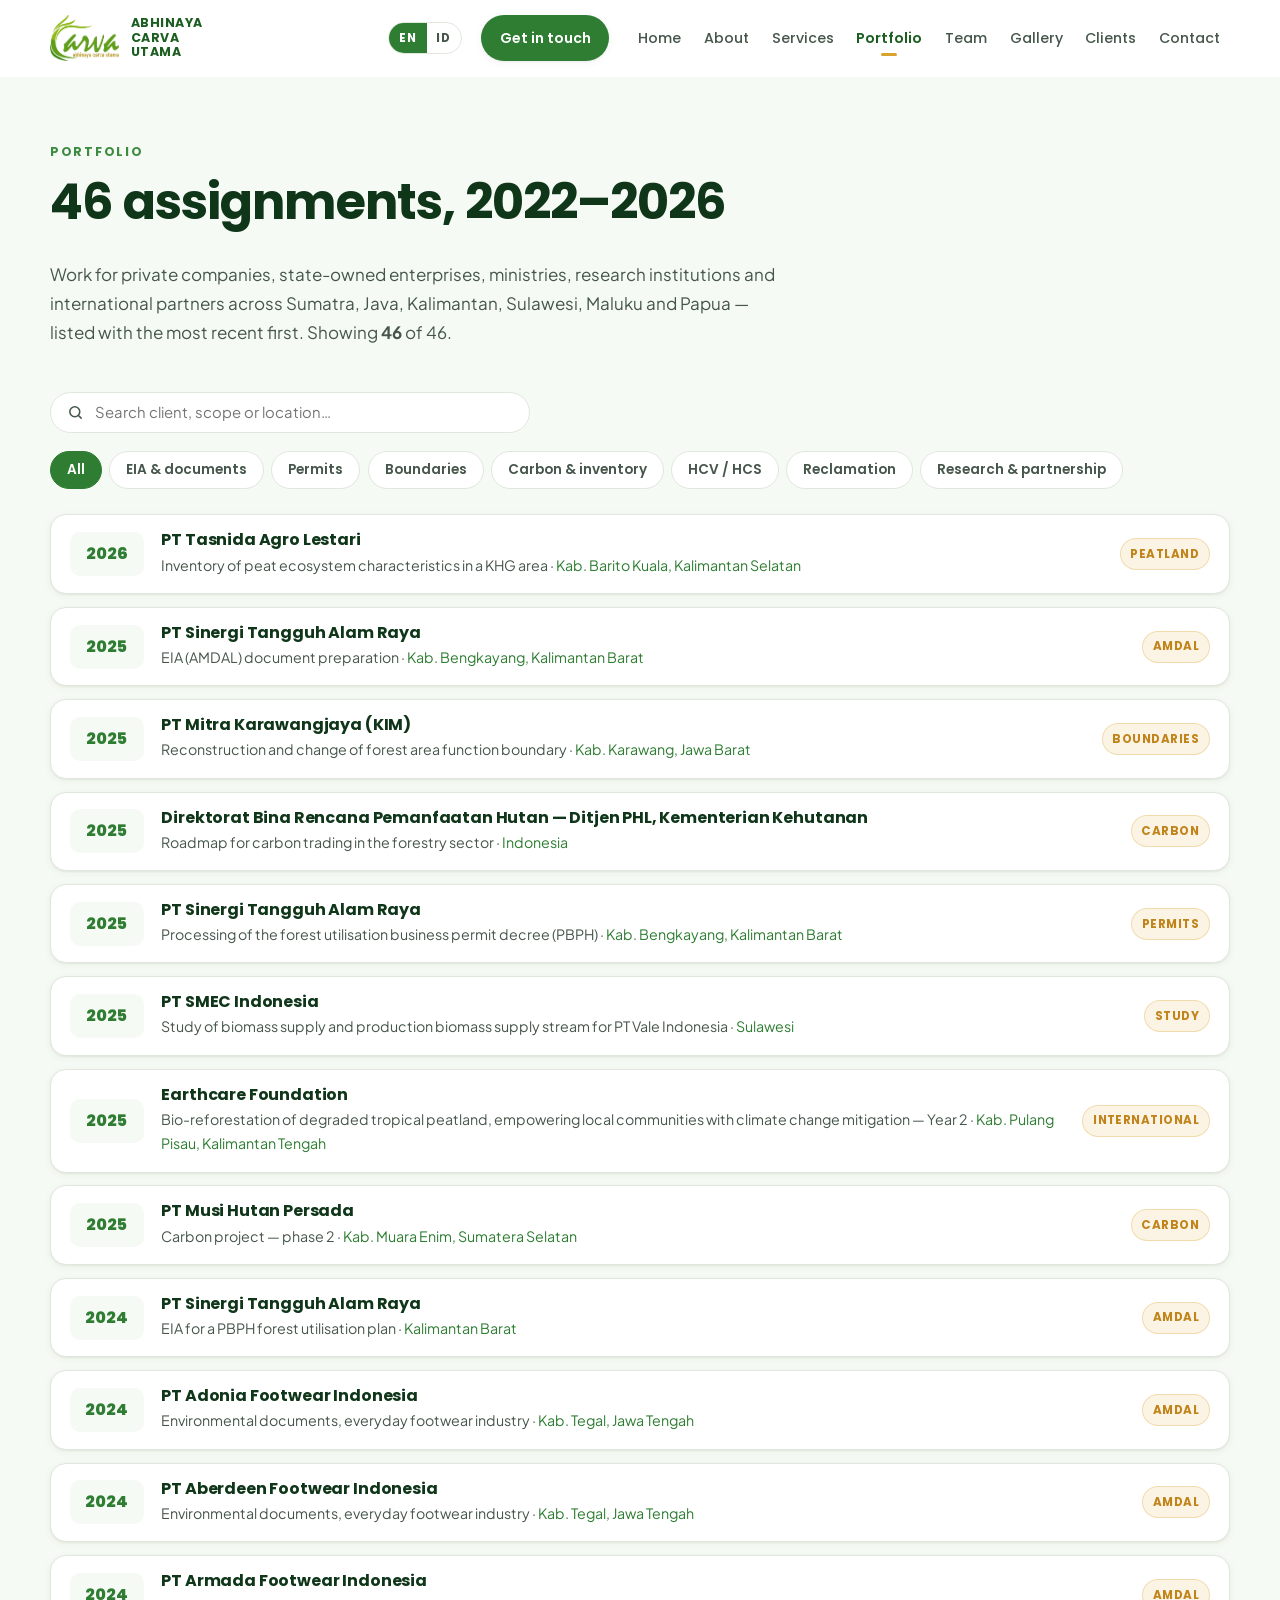
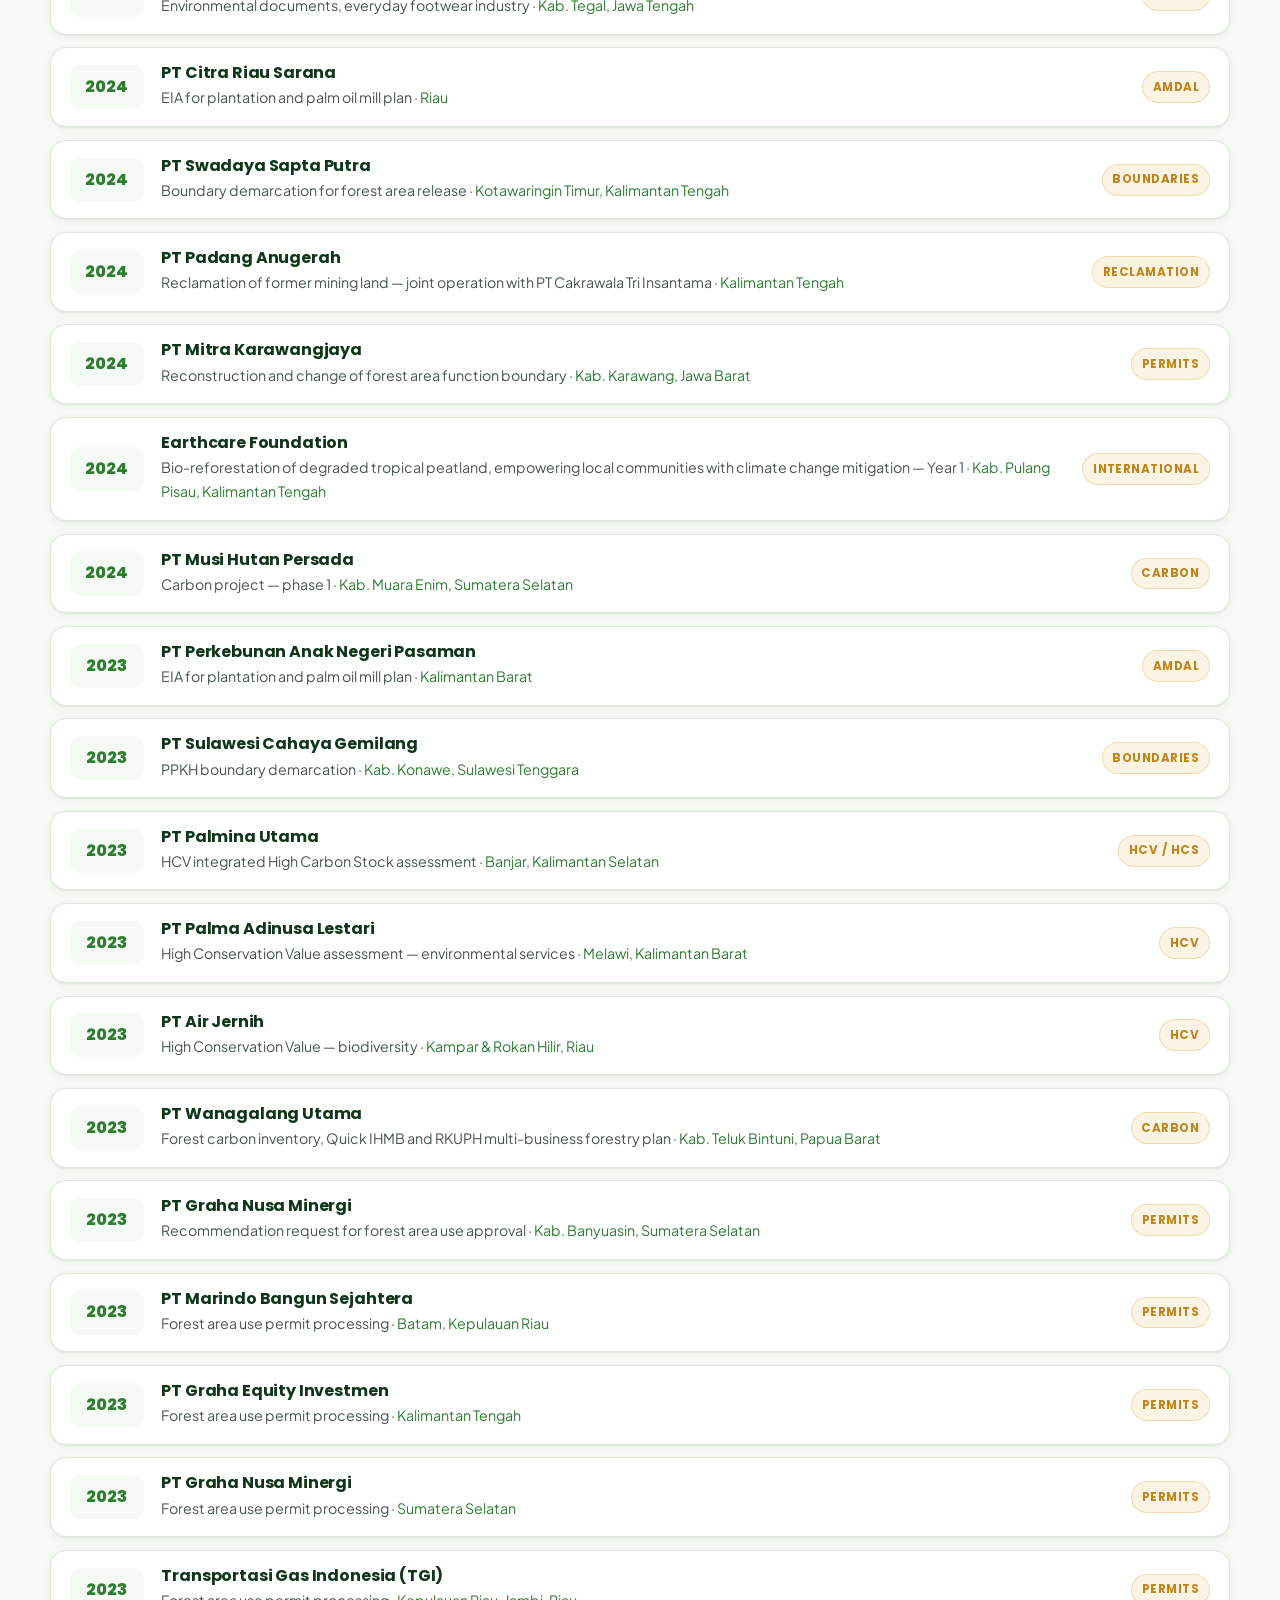
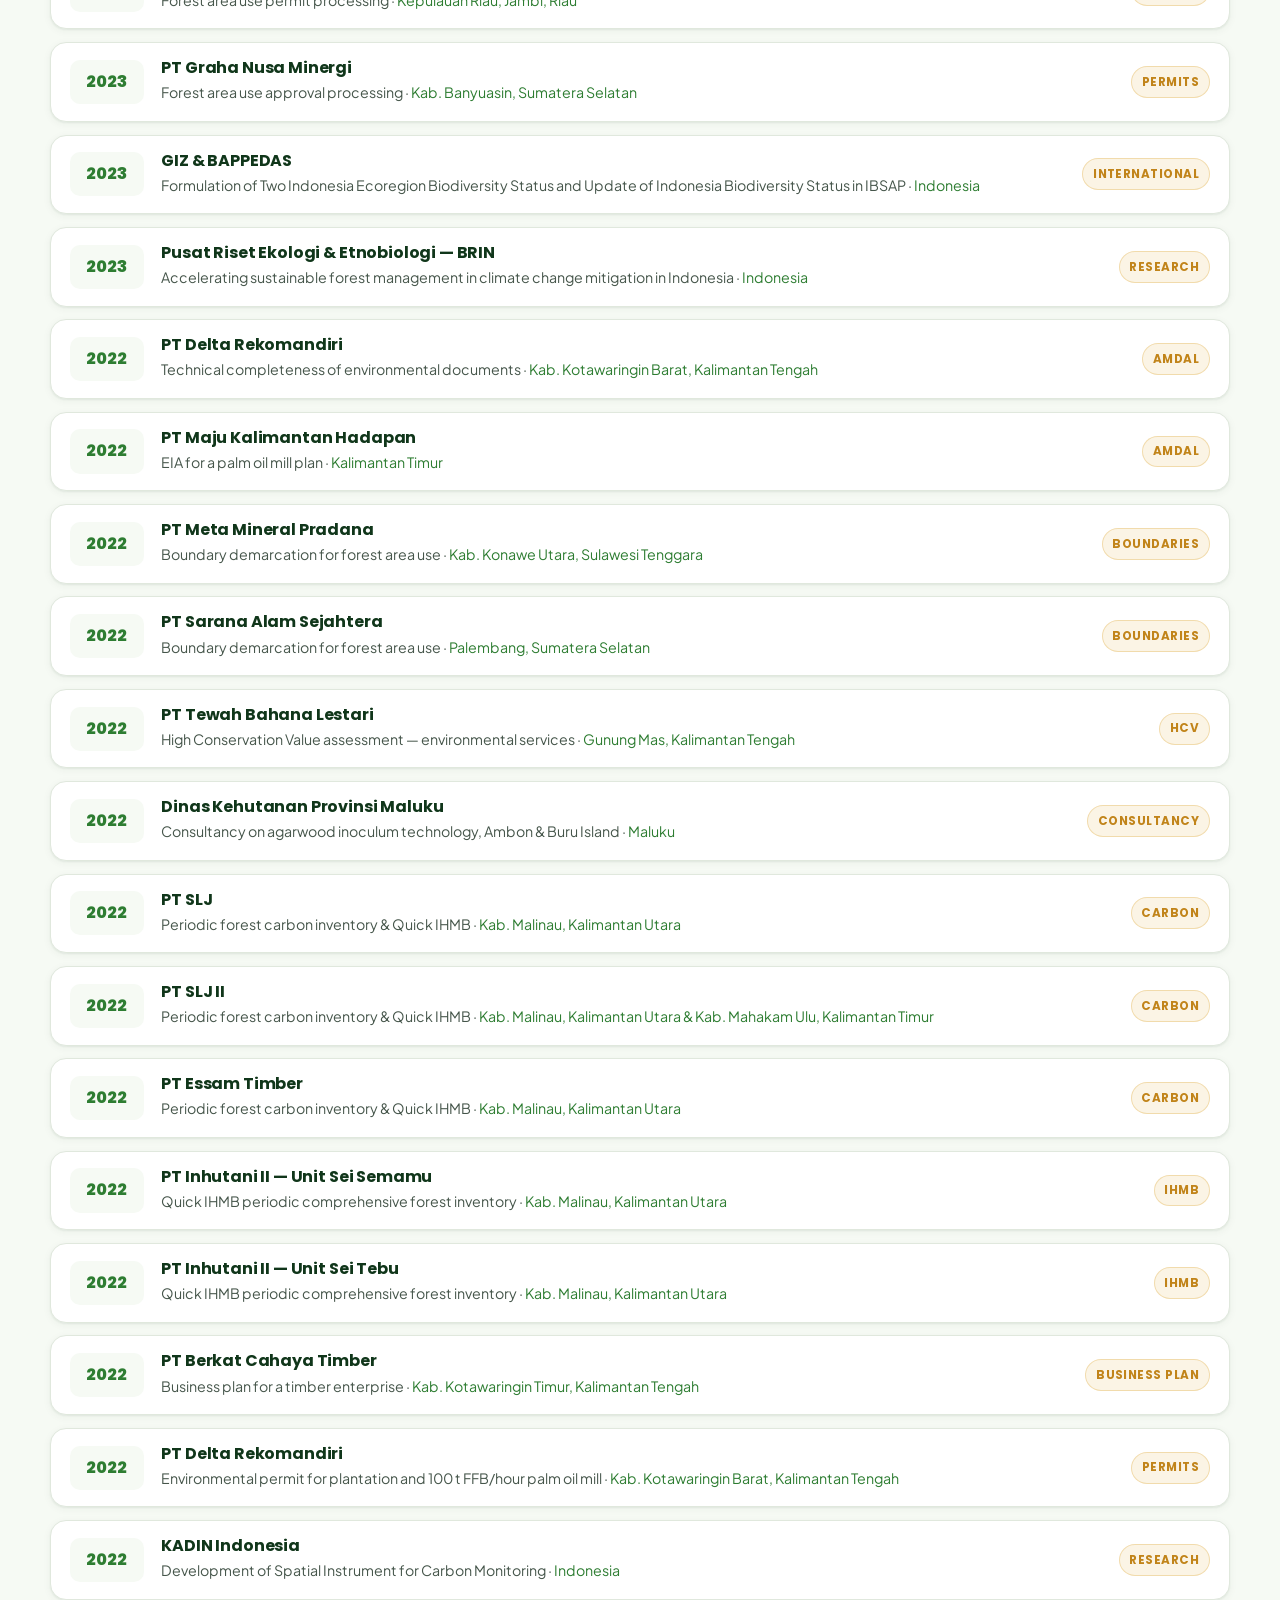
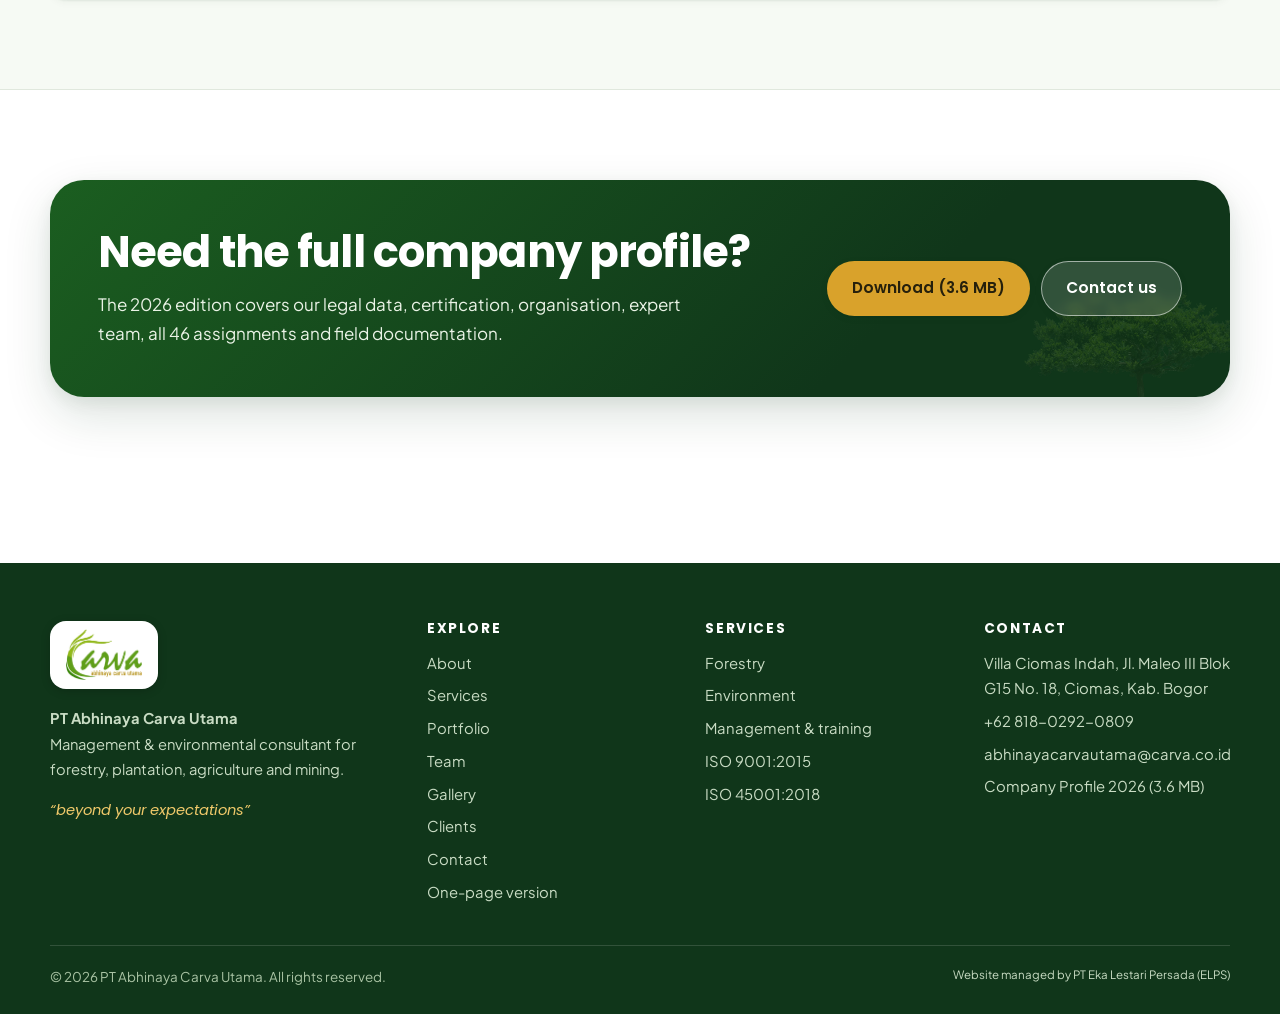
<file: portofolio.html>
<!DOCTYPE html>
<html lang="en" data-lang="en">
<head>
<meta charset="utf-8">
<meta name="viewport" content="width=device-width, initial-scale=1">
<title>Portfolio — PT Abhinaya Carva Utama</title>
<meta name="description" content="46 assignments from 2022 to 2026 for private companies, state-owned enterprises, ministries, research institutions and international partners across Indonesia.">
<meta name="author" content="PT Abhinaya Carva Utama">
<link rel="canonical" href="https://carva.co.id/portofolio.html">
<meta name="theme-color" content="#1b5e20">
<meta property="og:type" content="website">
<meta property="og:locale" content="en_US">
<meta property="og:locale:alternate" content="id_ID">
<meta property="og:site_name" content="PT Abhinaya Carva Utama">
<meta property="og:title" content="Portfolio — PT Abhinaya Carva Utama">
<meta property="og:description" content="46 assignments from 2022 to 2026 for private companies, state-owned enterprises, ministries, research institutions and international partners across Indonesia.">
<meta property="og:url" content="https://carva.co.id/portofolio.html">
<meta property="og:image" content="https://carva.co.id/assets/img/hero-hutan.webp">
<meta name="twitter:card" content="summary_large_image">
<link rel="icon" type="image/png" href="assets/img/favicon.png">
<link rel="apple-touch-icon" href="assets/img/favicon.png">
<link rel="preconnect" href="https://fonts.googleapis.com">
<link rel="preconnect" href="https://fonts.gstatic.com" crossorigin>
<link rel="stylesheet" href="https://fonts.googleapis.com/css2?family=Poppins:wght@600;700;800&family=Plus+Jakarta+Sans:wght@400;500;600;700&display=swap">
<link rel="stylesheet" href="assets/css/style.css">
<link rel="stylesheet" href="assets/css/onepage.css">
</head>
<body>
<a class="skip" href="#isi"><span data-l="en">Skip to content</span><span data-l="id">Lompat ke konten</span></a>
<div class="progress" aria-hidden="true"><i></i></div>

<header class="site-header">
  <div class="wrap header-in">
    <a class="brand" href="multi-halaman.html" aria-label="PT Abhinaya Carva Utama">
      <img src="assets/img/logo-carva.png" alt="Logo CARVA — PT Abhinaya Carva Utama" width="617" height="409">
      <b>Abhinaya<br>Carva<br>Utama</b>
    </a>

    <button class="burger" aria-label="Menu" aria-expanded="false" aria-controls="menu"><span></span></button>

    <div class="lang" role="group" aria-label="Language / Bahasa">
      <button type="button" data-lang="en" aria-pressed="true">EN</button>
      <button type="button" data-lang="id" aria-pressed="false">ID</button>
    </div>

    <a class="btn btn-sm nav-cta" href="kontak.html"><span data-l="en">Get in touch</span><span data-l="id">Hubungi kami</span></a>

    <nav class="nav-links" id="menu" aria-label="Main">
      <a href="multi-halaman.html"><span data-l="en">Home</span><span data-l="id">Beranda</span></a>
      <a href="tentang.html"><span data-l="en">About</span><span data-l="id">Tentang</span></a>
      <a href="layanan.html"><span data-l="en">Services</span><span data-l="id">Layanan</span></a>
      <a href="portofolio.html" aria-current="page"><span data-l="en">Portfolio</span><span data-l="id">Portofolio</span></a>
      <a href="tim-ahli.html"><span data-l="en">Team</span><span data-l="id">Tim</span></a>
      <a href="galeri.html"><span data-l="en">Gallery</span><span data-l="id">Galeri</span></a>
      <a href="klien.html"><span data-l="en">Clients</span><span data-l="id">Klien</span></a>
      <a href="kontak.html"><span data-l="en">Contact</span><span data-l="id">Kontak</span></a>
    </nav>
  </div>
</header>

<main id="isi">
<section class="sec sec-top sec-cream" id="portofolio">
  <div class="wrap">
    <div class="sec-head">
      <span class="eyebrow"><span data-l="en">Portfolio</span><span data-l="id">Portofolio</span></span>
      <h1 class="page-h1"><span data-l="en">46 assignments, 2022–2026</span><span data-l="id">46 penugasan, 2022–2026</span></h1>
      <p>
        <span data-l="en">Work for private companies, state-owned enterprises, ministries, research institutions and international partners across Sumatra, Java, Kalimantan, Sulawesi, Maluku and Papua — listed with the most recent first. Showing <b class="pf-count">46</b> of 46.</span>
        <span data-l="id">Pekerjaan untuk perusahaan swasta, BUMN, kementerian, lembaga riset, dan mitra internasional di Sumatera, Jawa, Kalimantan, Sulawesi, Maluku, dan Papua — diurutkan dari yang terbaru. Menampilkan <b class="pf-count">46</b> dari 46.</span>
      </p>
    </div>

    <div class="search">
      <svg width="17" height="17" viewBox="0 0 24 24" fill="none" stroke="currentColor" stroke-width="2.2" stroke-linecap="round" aria-hidden="true"><circle cx="11" cy="11" r="7"/><path d="m20 20-3.5-3.5"/></svg>
      <input type="search" id="pf-search" data-l-alt="Cari klien, pekerjaan, atau lokasi…|Search client, scope or location…" placeholder="Search client, scope or location…" aria-label="Search portfolio">
    </div>

    <div class="filters" data-target="#pf-list" data-item=".pf-item" data-key="cat" data-search="#pf-search" data-tally=".pf-count">
      <button type="button" data-filter="all" aria-pressed="true"><span data-l="en">All</span><span data-l="id">Semua</span></button>
      <button type="button" data-filter="amdal" aria-pressed="false"><span data-l="en">EIA &amp; documents</span><span data-l="id">AMDAL &amp; dokumen</span></button>
      <button type="button" data-filter="izin" aria-pressed="false"><span data-l="en">Permits</span><span data-l="id">Perizinan</span></button>
      <button type="button" data-filter="batas" aria-pressed="false"><span data-l="en">Boundaries</span><span data-l="id">Tata batas</span></button>
      <button type="button" data-filter="karbon" aria-pressed="false"><span data-l="en">Carbon &amp; inventory</span><span data-l="id">Karbon &amp; IHMB</span></button>
      <button type="button" data-filter="hcv" aria-pressed="false">HCV / HCS</button>
      <button type="button" data-filter="reklamasi" aria-pressed="false"><span data-l="en">Reclamation</span><span data-l="id">Reklamasi</span></button>
      <button type="button" data-filter="riset" aria-pressed="false"><span data-l="en">Research &amp; partnership</span><span data-l="id">Riset &amp; kerja sama</span></button>
    </div>

    <div class="pf" id="pf-list">
      <!-- 2026 -->
      <article class="pf-item" data-cat="riset"><div class="pf-year">2026</div><div><h3>PT Tasnida Agro Lestari</h3><p><span data-l="en">Inventory of peat ecosystem characteristics in a KHG area</span><span data-l="id">Inventarisasi karakteristik ekosistem gambut pada daerah KHG</span> · <em>Kab. Barito Kuala, Kalimantan Selatan</em></p></div><span class="pf-cat"><span data-l="en">Peatland</span><span data-l="id">Gambut</span></span></article>
      <!-- 2025 -->
      <article class="pf-item" data-cat="amdal"><div class="pf-year">2025</div><div><h3>PT Sinergi Tangguh Alam Raya</h3><p><span data-l="en">EIA (AMDAL) document preparation</span><span data-l="id">Penyusunan dokumen AMDAL</span> · <em>Kab. Bengkayang, Kalimantan Barat</em></p></div><span class="pf-cat">AMDAL</span></article>
      <article class="pf-item" data-cat="batas"><div class="pf-year">2025</div><div><h3>PT Mitra Karawangjaya (KIM)</h3><p><span data-l="en">Reconstruction and change of forest area function boundary</span><span data-l="id">Rekonstruksi dan perubahan batas fungsi kawasan hutan</span> · <em>Kab. Karawang, Jawa Barat</em></p></div><span class="pf-cat"><span data-l="en">Boundaries</span><span data-l="id">Tata batas</span></span></article>
      <article class="pf-item" data-cat="karbon"><div class="pf-year">2025</div><div><h3>Direktorat Bina Rencana Pemanfaatan Hutan — Ditjen PHL, Kementerian Kehutanan</h3><p><span data-l="en">Roadmap for carbon trading in the forestry sector</span><span data-l="id">Penyusunan peta jalan perdagangan karbon sektor kehutanan</span> · <em>Indonesia</em></p></div><span class="pf-cat"><span data-l="en">Carbon</span><span data-l="id">Karbon</span></span></article>
      <article class="pf-item" data-cat="izin"><div class="pf-year">2025</div><div><h3>PT Sinergi Tangguh Alam Raya</h3><p><span data-l="en">Processing of the forest utilisation business permit decree (PBPH)</span><span data-l="id">Pengurusan SK perizinan berusaha pemanfaatan hutan</span> · <em>Kab. Bengkayang, Kalimantan Barat</em></p></div><span class="pf-cat"><span data-l="en">Permits</span><span data-l="id">Perizinan</span></span></article>
      <article class="pf-item" data-cat="riset"><div class="pf-year">2025</div><div><h3>PT SMEC Indonesia</h3><p>Study of biomass supply and production biomass supply stream <span data-l="en">for</span><span data-l="id">a.n.</span> PT Vale Indonesia · <em>Sulawesi</em></p></div><span class="pf-cat"><span data-l="en">Study</span><span data-l="id">Kajian</span></span></article>
      <article class="pf-item" data-cat="riset"><div class="pf-year">2025</div><div><h3>Earthcare Foundation</h3><p>Bio-reforestation of degraded tropical peatland, empowering local communities with climate change mitigation — <span data-l="en">Year 2</span><span data-l="id">Tahun 2</span> · <em>Kab. Pulang Pisau, Kalimantan Tengah</em></p></div><span class="pf-cat"><span data-l="en">International</span><span data-l="id">Internasional</span></span></article>
      <article class="pf-item" data-cat="riset"><div class="pf-year">2025</div><div><h3>PT Musi Hutan Persada</h3><p><span data-l="en">Carbon project — phase 2</span><span data-l="id">Proyek karbon — tahap 2</span> · <em>Kab. Muara Enim, Sumatera Selatan</em></p></div><span class="pf-cat"><span data-l="en">Carbon</span><span data-l="id">Karbon</span></span></article>
      <!-- 2024 -->
      <article class="pf-item" data-cat="amdal"><div class="pf-year">2024</div><div><h3>PT Sinergi Tangguh Alam Raya</h3><p><span data-l="en">EIA for a PBPH forest utilisation plan</span><span data-l="id">AMDAL rencana kegiatan PBPH</span> · <em>Kalimantan Barat</em></p></div><span class="pf-cat">AMDAL</span></article>
      <article class="pf-item" data-cat="amdal"><div class="pf-year">2024</div><div><h3>PT Adonia Footwear Indonesia</h3><p><span data-l="en">Environmental documents, everyday footwear industry</span><span data-l="id">Penyusunan dokumen lingkungan, industri alas kaki keperluan sehari-hari</span> · <em>Kab. Tegal, Jawa Tengah</em></p></div><span class="pf-cat">AMDAL</span></article>
      <article class="pf-item" data-cat="amdal"><div class="pf-year">2024</div><div><h3>PT Aberdeen Footwear Indonesia</h3><p><span data-l="en">Environmental documents, everyday footwear industry</span><span data-l="id">Penyusunan dokumen lingkungan, industri alas kaki keperluan sehari-hari</span> · <em>Kab. Tegal, Jawa Tengah</em></p></div><span class="pf-cat">AMDAL</span></article>
      <article class="pf-item" data-cat="amdal"><div class="pf-year">2024</div><div><h3>PT Armada Footwear Indonesia</h3><p><span data-l="en">Environmental documents, everyday footwear industry</span><span data-l="id">Penyusunan dokumen lingkungan, industri alas kaki keperluan sehari-hari</span> · <em>Kab. Tegal, Jawa Tengah</em></p></div><span class="pf-cat">AMDAL</span></article>
      <article class="pf-item" data-cat="amdal"><div class="pf-year">2024</div><div><h3>PT Citra Riau Sarana</h3><p><span data-l="en">EIA for plantation and palm oil mill plan</span><span data-l="id">AMDAL rencana kegiatan kebun &amp; pabrik kelapa sawit</span> · <em>Riau</em></p></div><span class="pf-cat">AMDAL</span></article>
      <article class="pf-item" data-cat="batas"><div class="pf-year">2024</div><div><h3>PT Swadaya Sapta Putra</h3><p><span data-l="en">Boundary demarcation for forest area release</span><span data-l="id">Tata batas pelepasan kawasan hutan</span> · <em>Kotawaringin Timur, Kalimantan Tengah</em></p></div><span class="pf-cat"><span data-l="en">Boundaries</span><span data-l="id">Tata batas</span></span></article>
      <article class="pf-item" data-cat="reklamasi"><div class="pf-year">2024</div><div><h3>PT Padang Anugerah</h3><p><span data-l="en">Reclamation of former mining land — joint operation with PT Cakrawala Tri Insantama</span><span data-l="id">Reklamasi lahan bekas tambang — KSO dengan PT Cakrawala Tri Insantama</span> · <em>Kalimantan Tengah</em></p></div><span class="pf-cat"><span data-l="en">Reclamation</span><span data-l="id">Reklamasi</span></span></article>
      <article class="pf-item" data-cat="izin"><div class="pf-year">2024</div><div><h3>PT Mitra Karawangjaya</h3><p><span data-l="en">Reconstruction and change of forest area function boundary</span><span data-l="id">Rekonstruksi &amp; perubahan batas fungsi kawasan hutan</span> · <em>Kab. Karawang, Jawa Barat</em></p></div><span class="pf-cat"><span data-l="en">Permits</span><span data-l="id">Perizinan</span></span></article>
      <article class="pf-item" data-cat="riset"><div class="pf-year">2024</div><div><h3>Earthcare Foundation</h3><p>Bio-reforestation of degraded tropical peatland, empowering local communities with climate change mitigation — <span data-l="en">Year 1</span><span data-l="id">Tahun 1</span> · <em>Kab. Pulang Pisau, Kalimantan Tengah</em></p></div><span class="pf-cat"><span data-l="en">International</span><span data-l="id">Internasional</span></span></article>
      <article class="pf-item" data-cat="riset"><div class="pf-year">2024</div><div><h3>PT Musi Hutan Persada</h3><p><span data-l="en">Carbon project — phase 1</span><span data-l="id">Proyek karbon — tahap 1</span> · <em>Kab. Muara Enim, Sumatera Selatan</em></p></div><span class="pf-cat"><span data-l="en">Carbon</span><span data-l="id">Karbon</span></span></article>
      <!-- 2023 -->
      <article class="pf-item" data-cat="amdal"><div class="pf-year">2023</div><div><h3>PT Perkebunan Anak Negeri Pasaman</h3><p><span data-l="en">EIA for plantation and palm oil mill plan</span><span data-l="id">AMDAL rencana kegiatan kebun &amp; pabrik kelapa sawit</span> · <em>Kalimantan Barat</em></p></div><span class="pf-cat">AMDAL</span></article>
      <article class="pf-item" data-cat="batas"><div class="pf-year">2023</div><div><h3>PT Sulawesi Cahaya Gemilang</h3><p><span data-l="en">PPKH boundary demarcation</span><span data-l="id">Tata batas PPKH</span> · <em>Kab. Konawe, Sulawesi Tenggara</em></p></div><span class="pf-cat"><span data-l="en">Boundaries</span><span data-l="id">Tata batas</span></span></article>
      <article class="pf-item" data-cat="hcv"><div class="pf-year">2023</div><div><h3>PT Palmina Utama</h3><p><span data-l="en">HCV integrated High Carbon Stock assessment</span><span data-l="id">HCV terintegrasi High Carbon Stock</span> · <em>Banjar, Kalimantan Selatan</em></p></div><span class="pf-cat">HCV / HCS</span></article>
      <article class="pf-item" data-cat="hcv"><div class="pf-year">2023</div><div><h3>PT Palma Adinusa Lestari</h3><p><span data-l="en">High Conservation Value assessment — environmental services</span><span data-l="id">High Conservation Value — jasa lingkungan</span> · <em>Melawi, Kalimantan Barat</em></p></div><span class="pf-cat">HCV</span></article>
      <article class="pf-item" data-cat="hcv"><div class="pf-year">2023</div><div><h3>PT Air Jernih</h3><p><span data-l="en">High Conservation Value — biodiversity</span><span data-l="id">High Conservation Value — biodiversity</span> · <em>Kampar &amp; Rokan Hilir, Riau</em></p></div><span class="pf-cat">HCV</span></article>
      <article class="pf-item" data-cat="karbon"><div class="pf-year">2023</div><div><h3>PT Wanagalang Utama</h3><p><span data-l="en">Forest carbon inventory, Quick IHMB and RKUPH multi-business forestry plan</span><span data-l="id">Inventarisasi karbon hutan berkala, Quick IHMB, dan penyusunan RKUPH Multi Usaha Kehutanan</span> · <em>Kab. Teluk Bintuni, Papua Barat</em></p></div><span class="pf-cat"><span data-l="en">Carbon</span><span data-l="id">Karbon</span></span></article>
      <article class="pf-item" data-cat="izin"><div class="pf-year">2023</div><div><h3>PT Graha Nusa Minergi</h3><p><span data-l="en">Recommendation request for forest area use approval</span><span data-l="id">Pengurusan permohonan rekomendasi persetujuan penggunaan kawasan hutan</span> · <em>Kab. Banyuasin, Sumatera Selatan</em></p></div><span class="pf-cat"><span data-l="en">Permits</span><span data-l="id">Perizinan</span></span></article>
      <article class="pf-item" data-cat="izin"><div class="pf-year">2023</div><div><h3>PT Marindo Bangun Sejahtera</h3><p><span data-l="en">Forest area use permit processing</span><span data-l="id">Pengurusan perizinan penggunaan kawasan hutan</span> · <em>Batam, Kepulauan Riau</em></p></div><span class="pf-cat"><span data-l="en">Permits</span><span data-l="id">Perizinan</span></span></article>
      <article class="pf-item" data-cat="izin"><div class="pf-year">2023</div><div><h3>PT Graha Equity Investmen</h3><p><span data-l="en">Forest area use permit processing</span><span data-l="id">Pengurusan perizinan penggunaan kawasan hutan</span> · <em>Kalimantan Tengah</em></p></div><span class="pf-cat"><span data-l="en">Permits</span><span data-l="id">Perizinan</span></span></article>
      <article class="pf-item" data-cat="izin"><div class="pf-year">2023</div><div><h3>PT Graha Nusa Minergi</h3><p><span data-l="en">Forest area use permit processing</span><span data-l="id">Pengurusan perizinan penggunaan kawasan hutan</span> · <em>Sumatera Selatan</em></p></div><span class="pf-cat"><span data-l="en">Permits</span><span data-l="id">Perizinan</span></span></article>
      <article class="pf-item" data-cat="izin"><div class="pf-year">2023</div><div><h3>Transportasi Gas Indonesia (TGI)</h3><p><span data-l="en">Forest area use permit processing</span><span data-l="id">Pengurusan perizinan penggunaan kawasan hutan</span> · <em>Kepulauan Riau, Jambi, Riau</em></p></div><span class="pf-cat"><span data-l="en">Permits</span><span data-l="id">Perizinan</span></span></article>
      <article class="pf-item" data-cat="izin"><div class="pf-year">2023</div><div><h3>PT Graha Nusa Minergi</h3><p><span data-l="en">Forest area use approval processing</span><span data-l="id">Pengurusan persetujuan penggunaan kawasan hutan</span> · <em>Kab. Banyuasin, Sumatera Selatan</em></p></div><span class="pf-cat"><span data-l="en">Permits</span><span data-l="id">Perizinan</span></span></article>
      <article class="pf-item" data-cat="riset"><div class="pf-year">2023</div><div><h3>GIZ &amp; BAPPEDAS</h3><p>Formulation of Two Indonesia Ecoregion Biodiversity Status and Update of Indonesia Biodiversity Status in IBSAP · <em>Indonesia</em></p></div><span class="pf-cat"><span data-l="en">International</span><span data-l="id">Internasional</span></span></article>
      <article class="pf-item" data-cat="riset"><div class="pf-year">2023</div><div><h3>Pusat Riset Ekologi &amp; Etnobiologi — BRIN</h3><p><span data-l="en">Accelerating sustainable forest management in climate change mitigation in Indonesia</span><span data-l="id">Akselerasi pengelolaan hutan lestari dalam mitigasi perubahan iklim di Indonesia</span> · <em>Indonesia</em></p></div><span class="pf-cat"><span data-l="en">Research</span><span data-l="id">Riset</span></span></article>
      <!-- 2022 -->
      <article class="pf-item" data-cat="amdal"><div class="pf-year">2022</div><div><h3>PT Delta Rekomandiri</h3><p><span data-l="en">Technical completeness of environmental documents</span><span data-l="id">Penyusunan kelengkapan teknis dokumen lingkungan</span> · <em>Kab. Kotawaringin Barat, Kalimantan Tengah</em></p></div><span class="pf-cat">AMDAL</span></article>
      <article class="pf-item" data-cat="amdal"><div class="pf-year">2022</div><div><h3>PT Maju Kalimantan Hadapan</h3><p><span data-l="en">EIA for a palm oil mill plan</span><span data-l="id">AMDAL rencana kegiatan pabrik kelapa sawit</span> · <em>Kalimantan Timur</em></p></div><span class="pf-cat">AMDAL</span></article>
      <article class="pf-item" data-cat="batas"><div class="pf-year">2022</div><div><h3>PT Meta Mineral Pradana</h3><p><span data-l="en">Boundary demarcation for forest area use</span><span data-l="id">Tata batas penggunaan kawasan hutan</span> · <em>Kab. Konawe Utara, Sulawesi Tenggara</em></p></div><span class="pf-cat"><span data-l="en">Boundaries</span><span data-l="id">Tata batas</span></span></article>
      <article class="pf-item" data-cat="batas"><div class="pf-year">2022</div><div><h3>PT Sarana Alam Sejahtera</h3><p><span data-l="en">Boundary demarcation for forest area use</span><span data-l="id">Tata batas penggunaan kawasan hutan</span> · <em>Palembang, Sumatera Selatan</em></p></div><span class="pf-cat"><span data-l="en">Boundaries</span><span data-l="id">Tata batas</span></span></article>
      <article class="pf-item" data-cat="hcv"><div class="pf-year">2022</div><div><h3>PT Tewah Bahana Lestari</h3><p><span data-l="en">High Conservation Value assessment — environmental services</span><span data-l="id">High Conservation Value — jasa lingkungan</span> · <em>Gunung Mas, Kalimantan Tengah</em></p></div><span class="pf-cat">HCV</span></article>
      <article class="pf-item" data-cat="karbon"><div class="pf-year">2022</div><div><h3>Dinas Kehutanan Provinsi Maluku</h3><p><span data-l="en">Consultancy on agarwood inoculum technology, Ambon &amp; Buru Island</span><span data-l="id">Jasa konsultasi penerapan teknologi pembuatan inokula gaharu, Ambon &amp; Pulau Buru</span> · <em>Maluku</em></p></div><span class="pf-cat"><span data-l="en">Consultancy</span><span data-l="id">Konsultasi</span></span></article>
      <article class="pf-item" data-cat="karbon"><div class="pf-year">2022</div><div><h3>PT SLJ</h3><p><span data-l="en">Periodic forest carbon inventory &amp; Quick IHMB</span><span data-l="id">Inventarisasi karbon hutan berkala &amp; Quick IHMB</span> · <em>Kab. Malinau, Kalimantan Utara</em></p></div><span class="pf-cat"><span data-l="en">Carbon</span><span data-l="id">Karbon</span></span></article>
      <article class="pf-item" data-cat="karbon"><div class="pf-year">2022</div><div><h3>PT SLJ II</h3><p><span data-l="en">Periodic forest carbon inventory &amp; Quick IHMB</span><span data-l="id">Inventarisasi karbon hutan berkala &amp; Quick IHMB</span> · <em>Kab. Malinau, Kalimantan Utara &amp; Kab. Mahakam Ulu, Kalimantan Timur</em></p></div><span class="pf-cat"><span data-l="en">Carbon</span><span data-l="id">Karbon</span></span></article>
      <article class="pf-item" data-cat="karbon"><div class="pf-year">2022</div><div><h3>PT Essam Timber</h3><p><span data-l="en">Periodic forest carbon inventory &amp; Quick IHMB</span><span data-l="id">Inventarisasi karbon hutan berkala &amp; Quick IHMB</span> · <em>Kab. Malinau, Kalimantan Utara</em></p></div><span class="pf-cat"><span data-l="en">Carbon</span><span data-l="id">Karbon</span></span></article>
      <article class="pf-item" data-cat="karbon"><div class="pf-year">2022</div><div><h3>PT Inhutani II — Unit Sei Semamu</h3><p><span data-l="en">Quick IHMB periodic comprehensive forest inventory</span><span data-l="id">Quick IHMB — Inventarisasi Hutan Menyeluruh Berkala</span> · <em>Kab. Malinau, Kalimantan Utara</em></p></div><span class="pf-cat">IHMB</span></article>
      <article class="pf-item" data-cat="karbon"><div class="pf-year">2022</div><div><h3>PT Inhutani II — Unit Sei Tebu</h3><p><span data-l="en">Quick IHMB periodic comprehensive forest inventory</span><span data-l="id">Quick IHMB — Inventarisasi Hutan Menyeluruh Berkala</span> · <em>Kab. Malinau, Kalimantan Utara</em></p></div><span class="pf-cat">IHMB</span></article>
      <article class="pf-item" data-cat="karbon"><div class="pf-year">2022</div><div><h3>PT Berkat Cahaya Timber</h3><p><span data-l="en">Business plan for a timber enterprise</span><span data-l="id">Penyusunan business plan usaha kayu</span> · <em>Kab. Kotawaringin Timur, Kalimantan Tengah</em></p></div><span class="pf-cat">Business Plan</span></article>
      <article class="pf-item" data-cat="izin"><div class="pf-year">2022</div><div><h3>PT Delta Rekomandiri</h3><p><span data-l="en">Environmental permit for plantation and 100 t FFB/hour palm oil mill</span><span data-l="id">Penyusunan izin lingkungan pembangunan perkebunan &amp; pabrik pengolahan kelapa sawit kapasitas 100 ton TBS/jam</span> · <em>Kab. Kotawaringin Barat, Kalimantan Tengah</em></p></div><span class="pf-cat"><span data-l="en">Permits</span><span data-l="id">Perizinan</span></span></article>
      <article class="pf-item" data-cat="riset"><div class="pf-year">2022</div><div><h3>KADIN Indonesia</h3><p>Development of Spatial Instrument for Carbon Monitoring · <em>Indonesia</em></p></div><span class="pf-cat"><span data-l="en">Research</span><span data-l="id">Riset</span></span></article>
      <p class="pf-empty is-hidden"><span data-l="en">No assignment matches that search.</span><span data-l="id">Tidak ada penugasan yang cocok dengan pencarian itu.</span></p>
    </div>
  </div>
</section>

<section class="sec">
  <div class="wrap">
    <div class="cta reveal">
      <div>
        <h2><span data-l="en">Need the full company profile?</span><span data-l="id">Perlu company profile lengkap?</span></h2>
        <p><span data-l="en">The 2026 edition covers our legal data, certification, organisation, expert team, all 46 assignments and field documentation.</span><span data-l="id">Edisi 2026 memuat data legal, sertifikasi, struktur organisasi, tim ahli, seluruh 46 penugasan, dan dokumentasi lapangan.</span></p>
      </div>
      <div class="cta-actions">
        <a class="btn btn-gold" href="assets/dok/Company-Profile-PT-Abhinaya-Carva-Utama-2026-ringan.pdf" download><span data-l="en">Download (3.6 MB)</span><span data-l="id">Unduh (3,6 MB)</span></a>
        <a class="btn btn-light" href="kontak.html"><span data-l="en">Contact us</span><span data-l="id">Hubungi kami</span></a>
      </div>
    </div>
  </div>
</section>
</main>

<footer class="site-footer">
  <div class="wrap">
    <div class="foot-grid">
      <div>
        <img class="flogo" src="assets/img/logo-carva.png" alt="CARVA" width="617" height="409" loading="lazy">
        <p><b>PT Abhinaya Carva Utama</b><br>
          <span data-l="en">Management &amp; environmental consultant for forestry, plantation, agriculture and mining.</span>
          <span data-l="id">Konsultan manajemen &amp; lingkungan untuk kehutanan, perkebunan, pertanian, dan pertambangan.</span>
        </p>
        <p class="foot-motto">“beyond your expectations”</p>
      </div>
      <div>
        <h4 data-l-alt="Jelajahi|Explore">Explore</h4>
        <ul>
          <li><a href="tentang.html"><span data-l="en">About</span><span data-l="id">Tentang</span></a></li>
          <li><a href="layanan.html"><span data-l="en">Services</span><span data-l="id">Layanan</span></a></li>
          <li><a href="portofolio.html"><span data-l="en">Portfolio</span><span data-l="id">Portofolio</span></a></li>
          <li><a href="tim-ahli.html"><span data-l="en">Team</span><span data-l="id">Tim</span></a></li>
          <li><a href="galeri.html"><span data-l="en">Gallery</span><span data-l="id">Galeri</span></a></li>
          <li><a href="klien.html"><span data-l="en">Clients</span><span data-l="id">Klien</span></a></li>
          <li><a href="kontak.html"><span data-l="en">Contact</span><span data-l="id">Kontak</span></a></li>
          <li><a href="index.html"><span data-l="en">One-page version</span><span data-l="id">Versi satu halaman</span></a></li>
        </ul>
      </div>
      <div>
        <h4 data-l-alt="Layanan|Services">Services</h4>
        <ul>
          <li><span data-l="en">Forestry</span><span data-l="id">Kehutanan</span></li>
          <li><span data-l="en">Environment</span><span data-l="id">Lingkungan</span></li>
          <li><span data-l="en">Management &amp; training</span><span data-l="id">Manajemen &amp; pelatihan</span></li>
          <li>ISO 9001:2015</li>
          <li>ISO 45001:2018</li>
        </ul>
      </div>
      <div>
        <h4 data-l-alt="Kontak|Contact">Contact</h4>
        <ul>
          <li>Villa Ciomas Indah, Jl. Maleo III Blok G15 No. 18, Ciomas, Kab. Bogor</li>
          <li><a href="tel:+6281802920809">+62 818-0292-0809</a></li>
          <li><a href="mailto:abhinayacarvautama@carva.co.id">abhinayacarvautama@carva.co.id</a></li>
          <li><a href="assets/dok/Company-Profile-PT-Abhinaya-Carva-Utama-2026-ringan.pdf" download><span data-l="en">Company Profile 2026 (3.6 MB)</span><span data-l="id">Company Profile 2026 (3,6 MB)</span></a></li>
        </ul>
      </div>
    </div>
    <div class="foot-bot">
      <span>© <span data-year>2026</span> PT Abhinaya Carva Utama. <span data-l="en">All rights reserved.</span><span data-l="id">Seluruh hak dilindungi.</span></span>
      <span class="alt-view"><a href="https://elps.co.id" target="_blank" rel="noopener"><span data-l="id">Website dalam pengelolaan PT. Eka Lestari Persada (ELPS)</span><span data-l="en">Website managed by PT Eka Lestari Persada (ELPS)</span></a></span>
    </div>
  </div>
</footer>

<button class="totop" aria-label="Back to top" data-l-alt="Kembali ke atas|Back to top">
  <svg width="18" height="18" viewBox="0 0 24 24" fill="none" stroke="currentColor" stroke-width="2.4" stroke-linecap="round" stroke-linejoin="round" aria-hidden="true"><path d="M12 20V6"/><path d="m6 11 6-6 6 6"/></svg>
</button>

<div class="lightbox" role="dialog" aria-modal="true" aria-label="Photo viewer">
  <button class="lb-close" type="button" aria-label="Close">×</button>
  <button class="lb-prev" type="button" aria-label="Previous">‹</button>
  <button class="lb-next" type="button" aria-label="Next">›</button>
  <div>
    <img alt="">
    <p class="lb-cap"></p>
  </div>
</div>

<script src="assets/js/main.js"></script>
<script src="assets/js/onepage.js"></script>
</body>
</html>
</file>
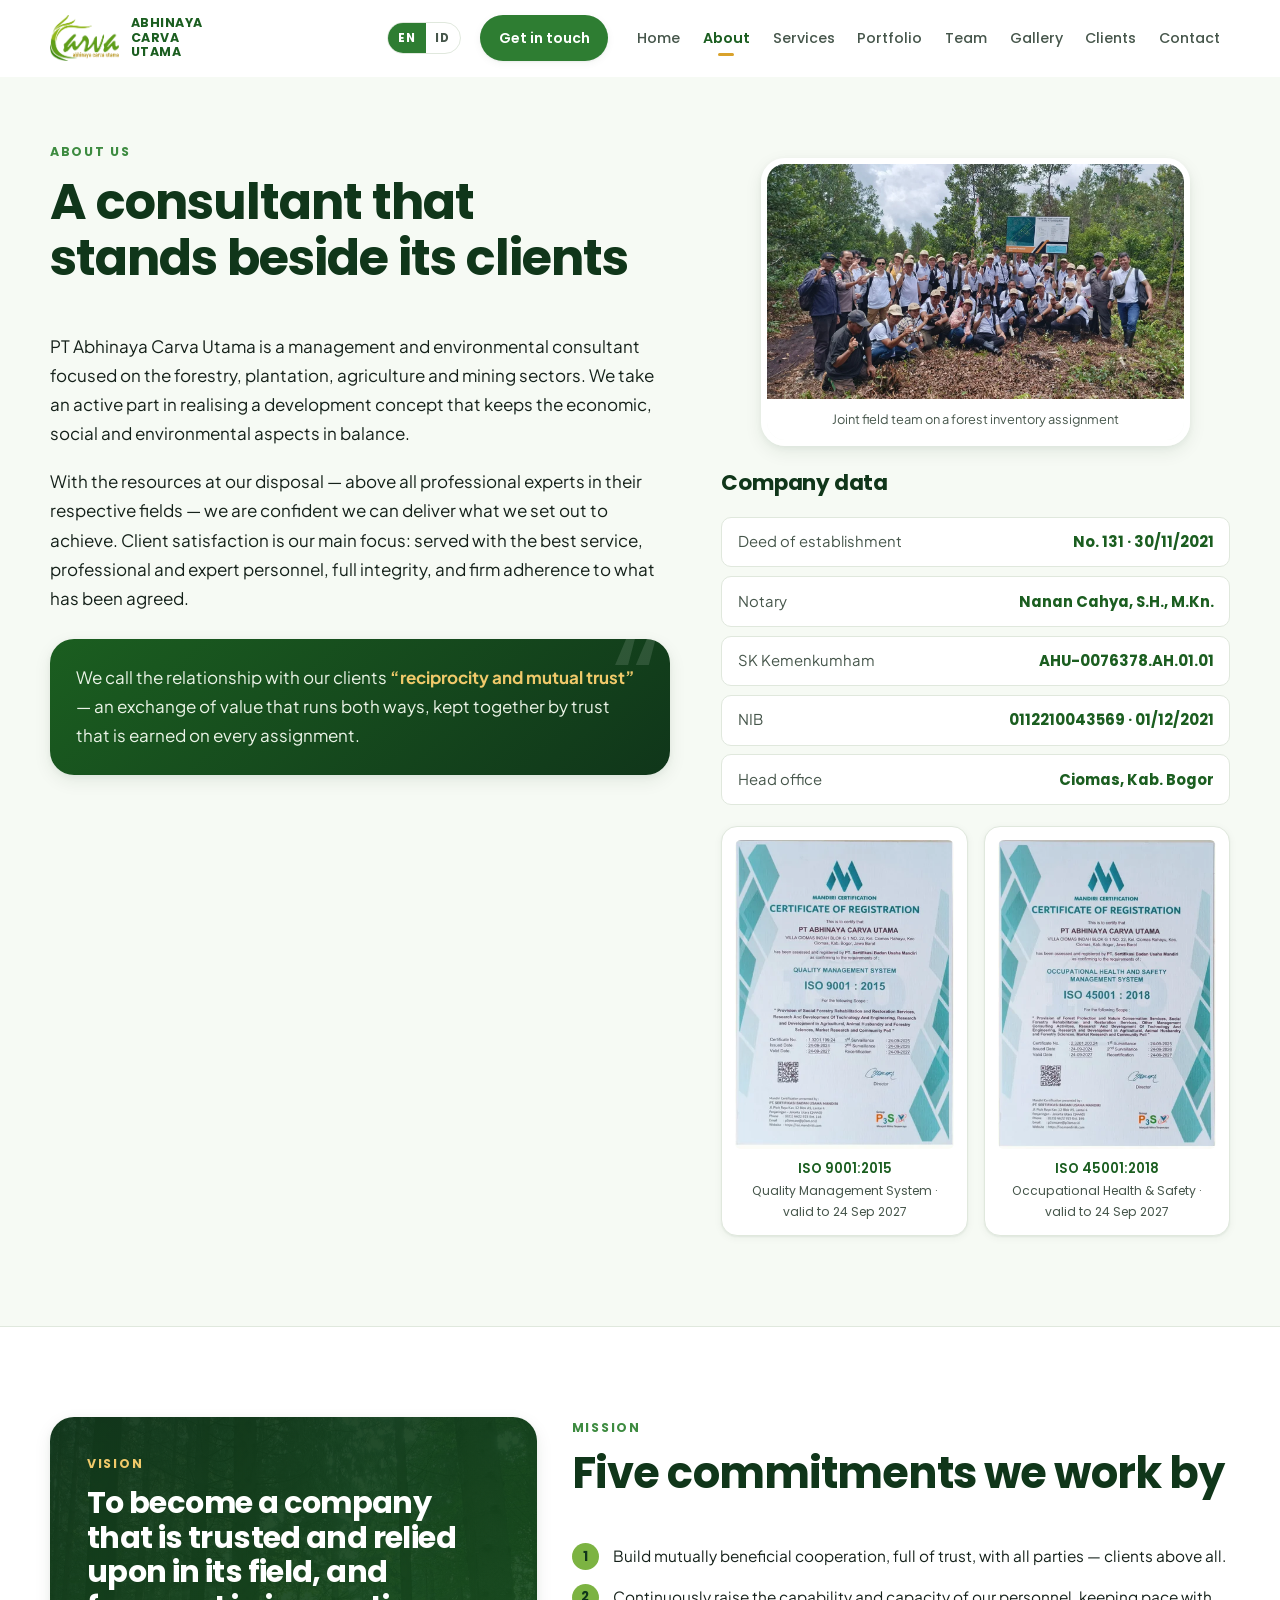
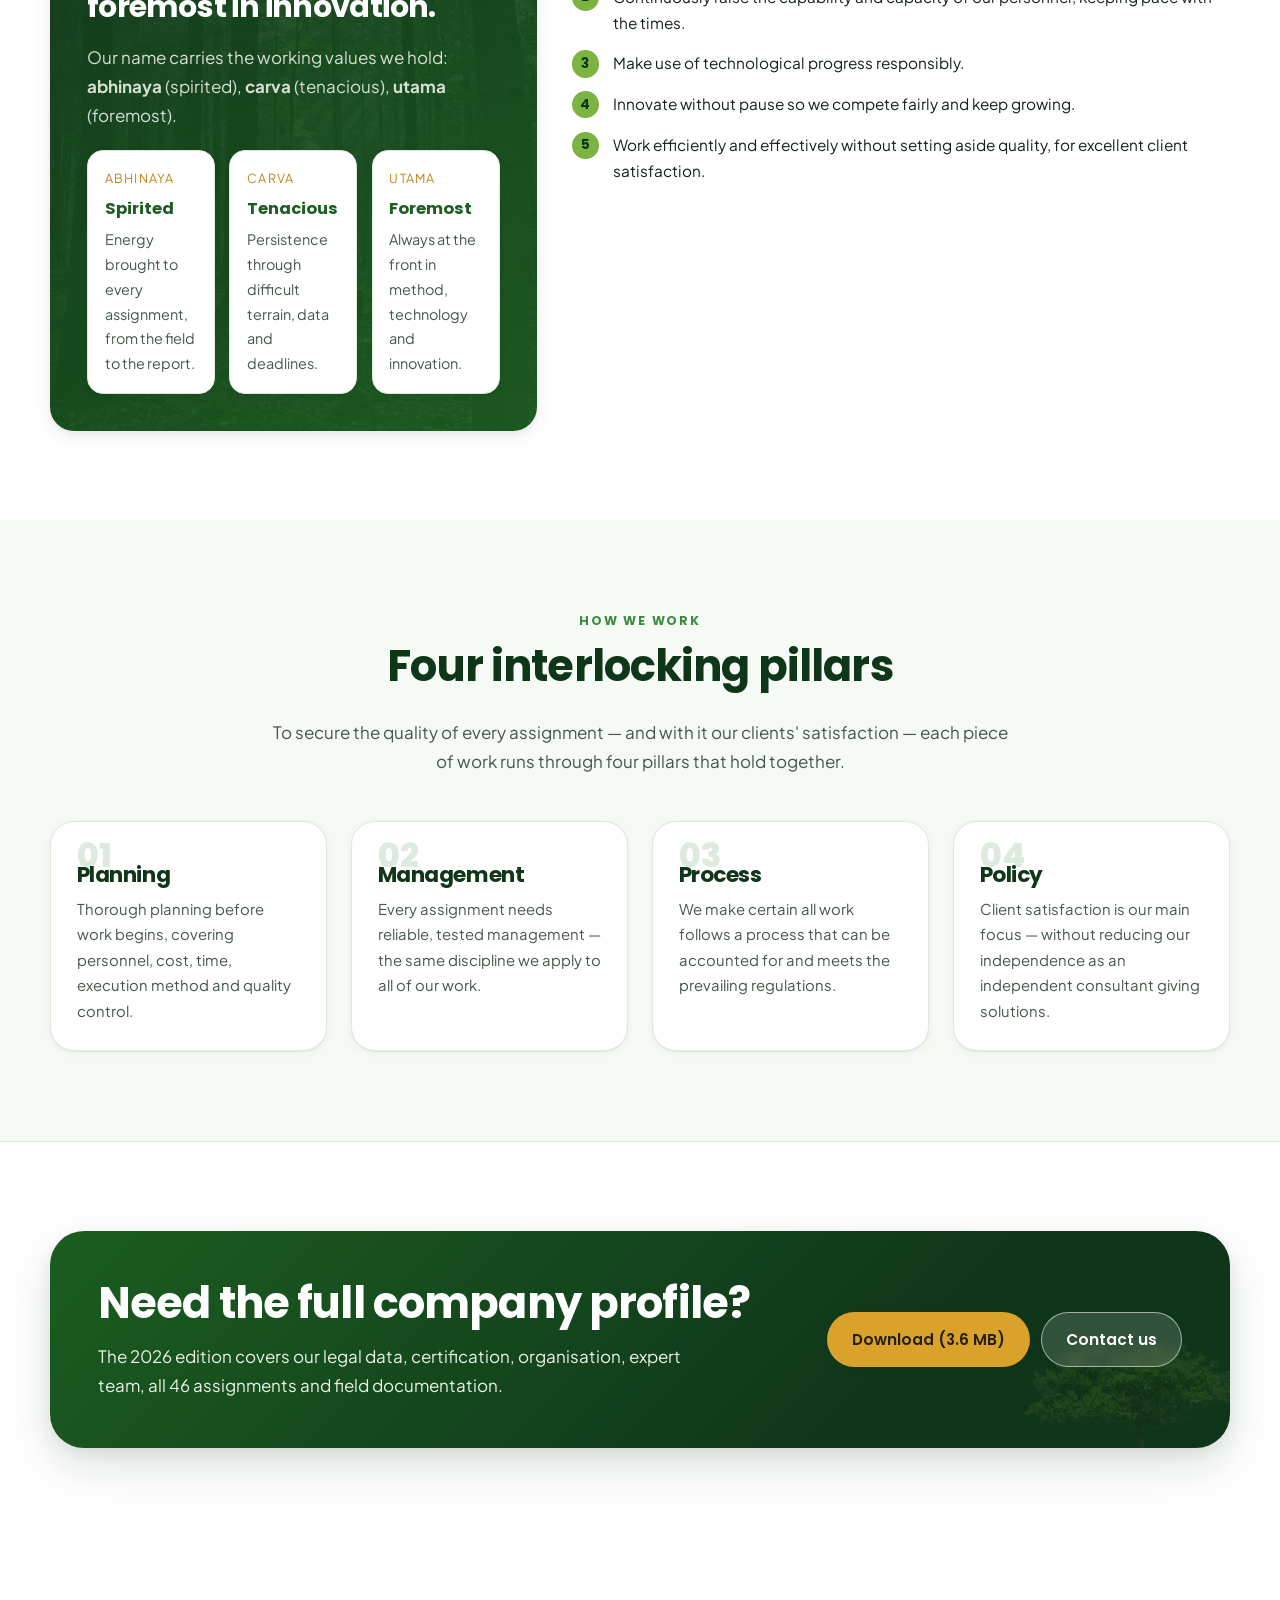
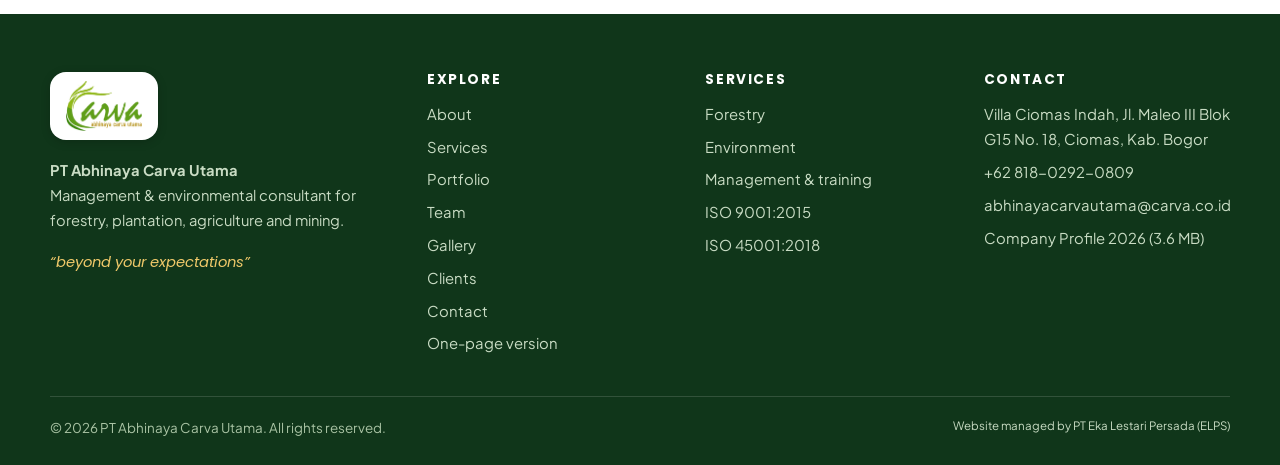
<file: tentang.html>
<!DOCTYPE html>
<html lang="en" data-lang="en">
<head>
<meta charset="utf-8">
<meta name="viewport" content="width=device-width, initial-scale=1">
<title>About us — PT Abhinaya Carva Utama</title>
<meta name="description" content="Company profile, legal data, ISO 9001:2015 and ISO 45001:2018 certification, vision, mission, working values and the four pillars behind every CARVA assignment.">
<meta name="author" content="PT Abhinaya Carva Utama">
<link rel="canonical" href="https://carva.co.id/tentang.html">
<meta name="theme-color" content="#1b5e20">
<meta property="og:type" content="website">
<meta property="og:locale" content="en_US">
<meta property="og:locale:alternate" content="id_ID">
<meta property="og:site_name" content="PT Abhinaya Carva Utama">
<meta property="og:title" content="About us — PT Abhinaya Carva Utama">
<meta property="og:description" content="Company profile, legal data, ISO 9001:2015 and ISO 45001:2018 certification, vision, mission, working values and the four pillars behind every CARVA assignment.">
<meta property="og:url" content="https://carva.co.id/tentang.html">
<meta property="og:image" content="https://carva.co.id/assets/img/hero-hutan.webp">
<meta name="twitter:card" content="summary_large_image">
<link rel="icon" type="image/png" href="assets/img/favicon.png">
<link rel="apple-touch-icon" href="assets/img/favicon.png">
<link rel="preconnect" href="https://fonts.googleapis.com">
<link rel="preconnect" href="https://fonts.gstatic.com" crossorigin>
<link rel="stylesheet" href="https://fonts.googleapis.com/css2?family=Poppins:wght@600;700;800&family=Plus+Jakarta+Sans:wght@400;500;600;700&display=swap">
<link rel="stylesheet" href="assets/css/style.css">
<link rel="stylesheet" href="assets/css/onepage.css">
</head>
<body>
<a class="skip" href="#isi"><span data-l="en">Skip to content</span><span data-l="id">Lompat ke konten</span></a>
<div class="progress" aria-hidden="true"><i></i></div>

<header class="site-header">
  <div class="wrap header-in">
    <a class="brand" href="multi-halaman.html" aria-label="PT Abhinaya Carva Utama">
      <img src="assets/img/logo-carva.png" alt="Logo CARVA — PT Abhinaya Carva Utama" width="617" height="409">
      <b>Abhinaya<br>Carva<br>Utama</b>
    </a>

    <button class="burger" aria-label="Menu" aria-expanded="false" aria-controls="menu"><span></span></button>

    <div class="lang" role="group" aria-label="Language / Bahasa">
      <button type="button" data-lang="en" aria-pressed="true">EN</button>
      <button type="button" data-lang="id" aria-pressed="false">ID</button>
    </div>

    <a class="btn btn-sm nav-cta" href="kontak.html"><span data-l="en">Get in touch</span><span data-l="id">Hubungi kami</span></a>

    <nav class="nav-links" id="menu" aria-label="Main">
      <a href="multi-halaman.html"><span data-l="en">Home</span><span data-l="id">Beranda</span></a>
      <a href="tentang.html" aria-current="page"><span data-l="en">About</span><span data-l="id">Tentang</span></a>
      <a href="layanan.html"><span data-l="en">Services</span><span data-l="id">Layanan</span></a>
      <a href="portofolio.html"><span data-l="en">Portfolio</span><span data-l="id">Portofolio</span></a>
      <a href="tim-ahli.html"><span data-l="en">Team</span><span data-l="id">Tim</span></a>
      <a href="galeri.html"><span data-l="en">Gallery</span><span data-l="id">Galeri</span></a>
      <a href="klien.html"><span data-l="en">Clients</span><span data-l="id">Klien</span></a>
      <a href="kontak.html"><span data-l="en">Contact</span><span data-l="id">Kontak</span></a>
    </nav>
  </div>
</header>

<main id="isi">
<section class="sec sec-top sec-cream" id="tentang">
  <div class="wrap">
    <div class="about-grid">
      <div>
        <div class="sec-head">
          <span class="eyebrow"><span data-l="en">About us</span><span data-l="id">Tentang kami</span></span>
          <h1 class="page-h1"><span data-l="en">A consultant that stands beside its clients</span><span data-l="id">Konsultan yang berdiri di samping kliennya</span></h1>
        </div>
        <p>
          <span data-l="en">PT Abhinaya Carva Utama is a management and environmental consultant focused on the forestry, plantation, agriculture and mining sectors. We take an active part in realising a development concept that keeps the economic, social and environmental aspects in balance.</span>
          <span data-l="id">PT Abhinaya Carva Utama merupakan konsultan manajemen dan lingkungan terutama sektor kehutanan, perkebunan, pertanian, dan pertambangan yang berusaha untuk berpartisipasi aktif dalam mewujudkan konsep pembangunan yang seimbang antara aspek ekonomi, sosial, dan lingkungan.</span>
        </p>
        <p>
          <span data-l="en">With the resources at our disposal — above all professional experts in their respective fields — we are confident we can deliver what we set out to achieve. Client satisfaction is our main focus: served with the best service, professional and expert personnel, full integrity, and firm adherence to what has been agreed.</span>
          <span data-l="id">Dengan dukungan sumber daya yang ada terutama tenaga ahli yang profesional, kami yakin akan dapat mewujudkan apa yang kami cita-citakan. Kepuasan pelanggan adalah fokus utama kami, yang kami wujudkan dengan pelayanan terbaik, tenaga profesional dan ahli di bidangnya, penuh integritas, serta berpedoman pada kesepakatan yang telah disepakati.</span>
        </p>
        <blockquote class="quote">
          <p>
            <span data-l="en">We call the relationship with our clients <b>“reciprocity and mutual trust”</b> — an exchange of value that runs both ways, kept together by trust that is earned on every assignment.</span>
            <span data-l="id">Hubungan dengan pelanggan/klien kami sebut sebagai <b>“reciprocity and mutual trust”</b> — pertukaran nilai yang berjalan dua arah, dijaga oleh kepercayaan yang dibangun pada setiap penugasan.</span>
          </p>
        </blockquote>
      </div>

      <div>
        <figure class="figure">
          <img src="assets/img/tim-lapangan.webp" alt="CARVA field team and client personnel at a forest concession" width="1229" height="692" loading="lazy">
          <figcaption><span data-l="en">Joint field team on a forest inventory assignment</span><span data-l="id">Tim lapangan gabungan pada pekerjaan inventarisasi hutan</span></figcaption>
        </figure>

        <h3 style="margin-top:1.6rem"><span data-l="en">Company data</span><span data-l="id">Data pokok perusahaan</span></h3>
        <div class="facts">
          <div><span data-l="en">Deed of establishment</span><span data-l="id">Akta pendirian</span><b>No. 131 · 30/11/2021</b></div>
          <div><span data-l="en">Notary</span><span data-l="id">Notaris</span><b>Nanan Cahya, S.H., M.Kn.</b></div>
          <div><span>SK Kemenkumham</span><b>AHU-0076378.AH.01.01</b></div>
          <div><span>NIB</span><b>0112210043569 · 01/12/2021</b></div>
          <div><span data-l="en">Head office</span><span data-l="id">Kantor pusat</span><b>Ciomas, Kab. Bogor</b></div>
        </div>

        <div class="iso">
          <figure>
            <img src="assets/img/iso-9001.webp" alt="ISO 9001:2015 certificate of PT Abhinaya Carva Utama" width="700" height="989" loading="lazy">
            <figcaption>ISO 9001:2015
              <small><span data-l="en">Quality Management System · valid to 24 Sep 2027</span><span data-l="id">Sistem Manajemen Mutu · berlaku s/d 24 Sep 2027</span></small>
            </figcaption>
          </figure>
          <figure>
            <img src="assets/img/iso-45001.webp" alt="ISO 45001:2018 certificate of PT Abhinaya Carva Utama" width="700" height="989" loading="lazy">
            <figcaption>ISO 45001:2018
              <small><span data-l="en">Occupational Health &amp; Safety · valid to 24 Sep 2027</span><span data-l="id">Kesehatan &amp; Keselamatan Kerja · berlaku s/d 24 Sep 2027</span></small>
            </figcaption>
          </figure>
        </div>
      </div>
    </div>
  </div>
</section>

<section class="sec" id="visi-misi">
  <div class="wrap">
    <div class="vm-grid">
      <div class="panel-dark reveal">
        <span class="eyebrow"><span data-l="en">Vision</span><span data-l="id">Visi</span></span>
        <h2 style="font-size:clamp(1.4rem,2.4vw,1.9rem)">
          <span data-l="en">To become a company that is trusted and relied upon in its field, and foremost in innovation.</span>
          <span data-l="id">Menjadi perusahaan yang dapat dipercaya dan diandalkan di bidangnya serta terdepan dalam berinovasi.</span>
        </h2>
        <p style="opacity:.9">
          <span data-l="en">Our name carries the working values we hold: <b>abhinaya</b> (spirited), <b>carva</b> (tenacious), <b>utama</b> (foremost).</span>
          <span data-l="id">Nama kami memuat nilai kerja yang kami pegang: <b>abhinaya</b> (semangat), <b>carva</b> (ulet/tangguh), <b>utama</b> (terdepan).</span>
        </p>
        <div class="values">
          <div><i>Abhinaya</i><b><span data-l="en">Spirited</span><span data-l="id">Semangat</span></b><p><span data-l="en">Energy brought to every assignment, from the field to the report.</span><span data-l="id">Semangat pada setiap penugasan, dari lapangan hingga pelaporan.</span></p></div>
          <div><i>Carva</i><b><span data-l="en">Tenacious</span><span data-l="id">Ulet &amp; tangguh</span></b><p><span data-l="en">Persistence through difficult terrain, data and deadlines.</span><span data-l="id">Ketekunan menghadapi medan, data, dan tenggat yang berat.</span></p></div>
          <div><i>Utama</i><b><span data-l="en">Foremost</span><span data-l="id">Terdepan</span></b><p><span data-l="en">Always at the front in method, technology and innovation.</span><span data-l="id">Selalu terdepan dalam metode, teknologi, dan inovasi.</span></p></div>
        </div>
      </div>

      <div>
        <div class="sec-head">
          <span class="eyebrow"><span data-l="en">Mission</span><span data-l="id">Misi</span></span>
          <h2><span data-l="en">Five commitments we work by</span><span data-l="id">Lima komitmen dalam bekerja</span></h2>
        </div>
        <ul class="misi">
          <li><span data-l="en">Build mutually beneficial cooperation, full of trust, with all parties — clients above all.</span><span data-l="id">Menjalin kerja sama yang saling menguntungkan dan penuh kepercayaan dengan seluruh pihak terkait, terutama pelanggan/klien.</span></li>
          <li><span data-l="en">Continuously raise the capability and capacity of our personnel, keeping pace with the times.</span><span data-l="id">Terus meningkatkan kapabilitas dan kapasitas tenaga yang ada dengan memperhatikan perkembangan zaman.</span></li>
          <li><span data-l="en">Make use of technological progress responsibly.</span><span data-l="id">Memanfaatkan perkembangan teknologi secara bertanggung jawab.</span></li>
          <li><span data-l="en">Innovate without pause so we compete fairly and keep growing.</span><span data-l="id">Terus melakukan inovasi tanpa henti agar dapat bersaing secara sehat dan terus berkembang.</span></li>
          <li><span data-l="en">Work efficiently and effectively without setting aside quality, for excellent client satisfaction.</span><span data-l="id">Efisiensi dan efektivitas dalam bekerja tanpa mengabaikan kualitas kerja demi terwujudnya kepuasan pelanggan yang prima.</span></li>
        </ul>
      </div>
    </div>
  </div>
</section>

<section class="sec sec-cream" id="cara-kerja">
  <div class="wrap">
    <div class="sec-head center">
      <span class="eyebrow"><span data-l="en">How we work</span><span data-l="id">Cara kerja</span></span>
      <h2><span data-l="en">Four interlocking pillars</span><span data-l="id">Empat pilar yang saling berkaitan</span></h2>
      <p><span data-l="en">To secure the quality of every assignment — and with it our clients' satisfaction — each piece of work runs through four pillars that hold together.</span><span data-l="id">Untuk memastikan kualitas setiap pekerjaan yang kami kerjakan demi menjaga kepuasan pelanggan, setiap pekerjaan selalu kami laksanakan melalui empat pilar yang saling berkaitan.</span></p>
    </div>
    <div class="grid g-4 pillars">
      <article class="card pillar reveal">
        <h3><span data-l="en">Planning</span><span data-l="id">Perencanaan</span></h3>
        <p><span data-l="en">Thorough planning before work begins, covering personnel, cost, time, execution method and quality control.</span><span data-l="id">Perencanaan yang matang sebelum memulai pekerjaan, meliputi SDM, biaya, waktu, metode pelaksanaan, serta QC.</span></p>
      </article>
      <article class="card pillar reveal" data-delay="80">
        <h3><span data-l="en">Management</span><span data-l="id">Manajemen</span></h3>
        <p><span data-l="en">Every assignment needs reliable, tested management — the same discipline we apply to all of our work.</span><span data-l="id">Setiap pekerjaan memerlukan manajemen yang handal dan teruji, yang selalu kami terapkan untuk setiap pekerjaan yang ada.</span></p>
      </article>
      <article class="card pillar reveal" data-delay="160">
        <h3><span data-l="en">Process</span><span data-l="id">Proses</span></h3>
        <p><span data-l="en">We make certain all work follows a process that can be accounted for and meets the prevailing regulations.</span><span data-l="id">Kami memastikan seluruh pekerjaan dilakukan melalui proses yang dapat dipertanggungjawabkan dan memenuhi peraturan-peraturan yang ada.</span></p>
      </article>
      <article class="card pillar reveal" data-delay="240">
        <h3><span data-l="en">Policy</span><span data-l="id">Kebijakan</span></h3>
        <p><span data-l="en">Client satisfaction is our main focus — without reducing our independence as an independent consultant giving solutions.</span><span data-l="id">Kepuasan pelanggan adalah fokus utama kami tanpa mengurangi independensi kami selaku konsultan independen dalam memberikan solusi bagi pelanggan/klien.</span></p>
      </article>
    </div>
  </div>
</section>

<section class="sec">
  <div class="wrap">
    <div class="cta reveal">
      <div>
        <h2><span data-l="en">Need the full company profile?</span><span data-l="id">Perlu company profile lengkap?</span></h2>
        <p><span data-l="en">The 2026 edition covers our legal data, certification, organisation, expert team, all 46 assignments and field documentation.</span><span data-l="id">Edisi 2026 memuat data legal, sertifikasi, struktur organisasi, tim ahli, seluruh 46 penugasan, dan dokumentasi lapangan.</span></p>
      </div>
      <div class="cta-actions">
        <a class="btn btn-gold" href="assets/dok/Company-Profile-PT-Abhinaya-Carva-Utama-2026-ringan.pdf" download><span data-l="en">Download (3.6 MB)</span><span data-l="id">Unduh (3,6 MB)</span></a>
        <a class="btn btn-light" href="kontak.html"><span data-l="en">Contact us</span><span data-l="id">Hubungi kami</span></a>
      </div>
    </div>
  </div>
</section>
</main>

<footer class="site-footer">
  <div class="wrap">
    <div class="foot-grid">
      <div>
        <img class="flogo" src="assets/img/logo-carva.png" alt="CARVA" width="617" height="409" loading="lazy">
        <p><b>PT Abhinaya Carva Utama</b><br>
          <span data-l="en">Management &amp; environmental consultant for forestry, plantation, agriculture and mining.</span>
          <span data-l="id">Konsultan manajemen &amp; lingkungan untuk kehutanan, perkebunan, pertanian, dan pertambangan.</span>
        </p>
        <p class="foot-motto">“beyond your expectations”</p>
      </div>
      <div>
        <h4 data-l-alt="Jelajahi|Explore">Explore</h4>
        <ul>
          <li><a href="tentang.html"><span data-l="en">About</span><span data-l="id">Tentang</span></a></li>
          <li><a href="layanan.html"><span data-l="en">Services</span><span data-l="id">Layanan</span></a></li>
          <li><a href="portofolio.html"><span data-l="en">Portfolio</span><span data-l="id">Portofolio</span></a></li>
          <li><a href="tim-ahli.html"><span data-l="en">Team</span><span data-l="id">Tim</span></a></li>
          <li><a href="galeri.html"><span data-l="en">Gallery</span><span data-l="id">Galeri</span></a></li>
          <li><a href="klien.html"><span data-l="en">Clients</span><span data-l="id">Klien</span></a></li>
          <li><a href="kontak.html"><span data-l="en">Contact</span><span data-l="id">Kontak</span></a></li>
          <li><a href="index.html"><span data-l="en">One-page version</span><span data-l="id">Versi satu halaman</span></a></li>
        </ul>
      </div>
      <div>
        <h4 data-l-alt="Layanan|Services">Services</h4>
        <ul>
          <li><span data-l="en">Forestry</span><span data-l="id">Kehutanan</span></li>
          <li><span data-l="en">Environment</span><span data-l="id">Lingkungan</span></li>
          <li><span data-l="en">Management &amp; training</span><span data-l="id">Manajemen &amp; pelatihan</span></li>
          <li>ISO 9001:2015</li>
          <li>ISO 45001:2018</li>
        </ul>
      </div>
      <div>
        <h4 data-l-alt="Kontak|Contact">Contact</h4>
        <ul>
          <li>Villa Ciomas Indah, Jl. Maleo III Blok G15 No. 18, Ciomas, Kab. Bogor</li>
          <li><a href="tel:+6281802920809">+62 818-0292-0809</a></li>
          <li><a href="mailto:abhinayacarvautama@carva.co.id">abhinayacarvautama@carva.co.id</a></li>
          <li><a href="assets/dok/Company-Profile-PT-Abhinaya-Carva-Utama-2026-ringan.pdf" download><span data-l="en">Company Profile 2026 (3.6 MB)</span><span data-l="id">Company Profile 2026 (3,6 MB)</span></a></li>
        </ul>
      </div>
    </div>
    <div class="foot-bot">
      <span>© <span data-year>2026</span> PT Abhinaya Carva Utama. <span data-l="en">All rights reserved.</span><span data-l="id">Seluruh hak dilindungi.</span></span>
      <span class="alt-view"><a href="https://elps.co.id" target="_blank" rel="noopener"><span data-l="id">Website dalam pengelolaan PT. Eka Lestari Persada (ELPS)</span><span data-l="en">Website managed by PT Eka Lestari Persada (ELPS)</span></a></span>
    </div>
  </div>
</footer>

<button class="totop" aria-label="Back to top" data-l-alt="Kembali ke atas|Back to top">
  <svg width="18" height="18" viewBox="0 0 24 24" fill="none" stroke="currentColor" stroke-width="2.4" stroke-linecap="round" stroke-linejoin="round" aria-hidden="true"><path d="M12 20V6"/><path d="m6 11 6-6 6 6"/></svg>
</button>

<div class="lightbox" role="dialog" aria-modal="true" aria-label="Photo viewer">
  <button class="lb-close" type="button" aria-label="Close">×</button>
  <button class="lb-prev" type="button" aria-label="Previous">‹</button>
  <button class="lb-next" type="button" aria-label="Next">›</button>
  <div>
    <img alt="">
    <p class="lb-cap"></p>
  </div>
</div>

<script src="assets/js/main.js"></script>
<script src="assets/js/onepage.js"></script>
</body>
</html>
</file>
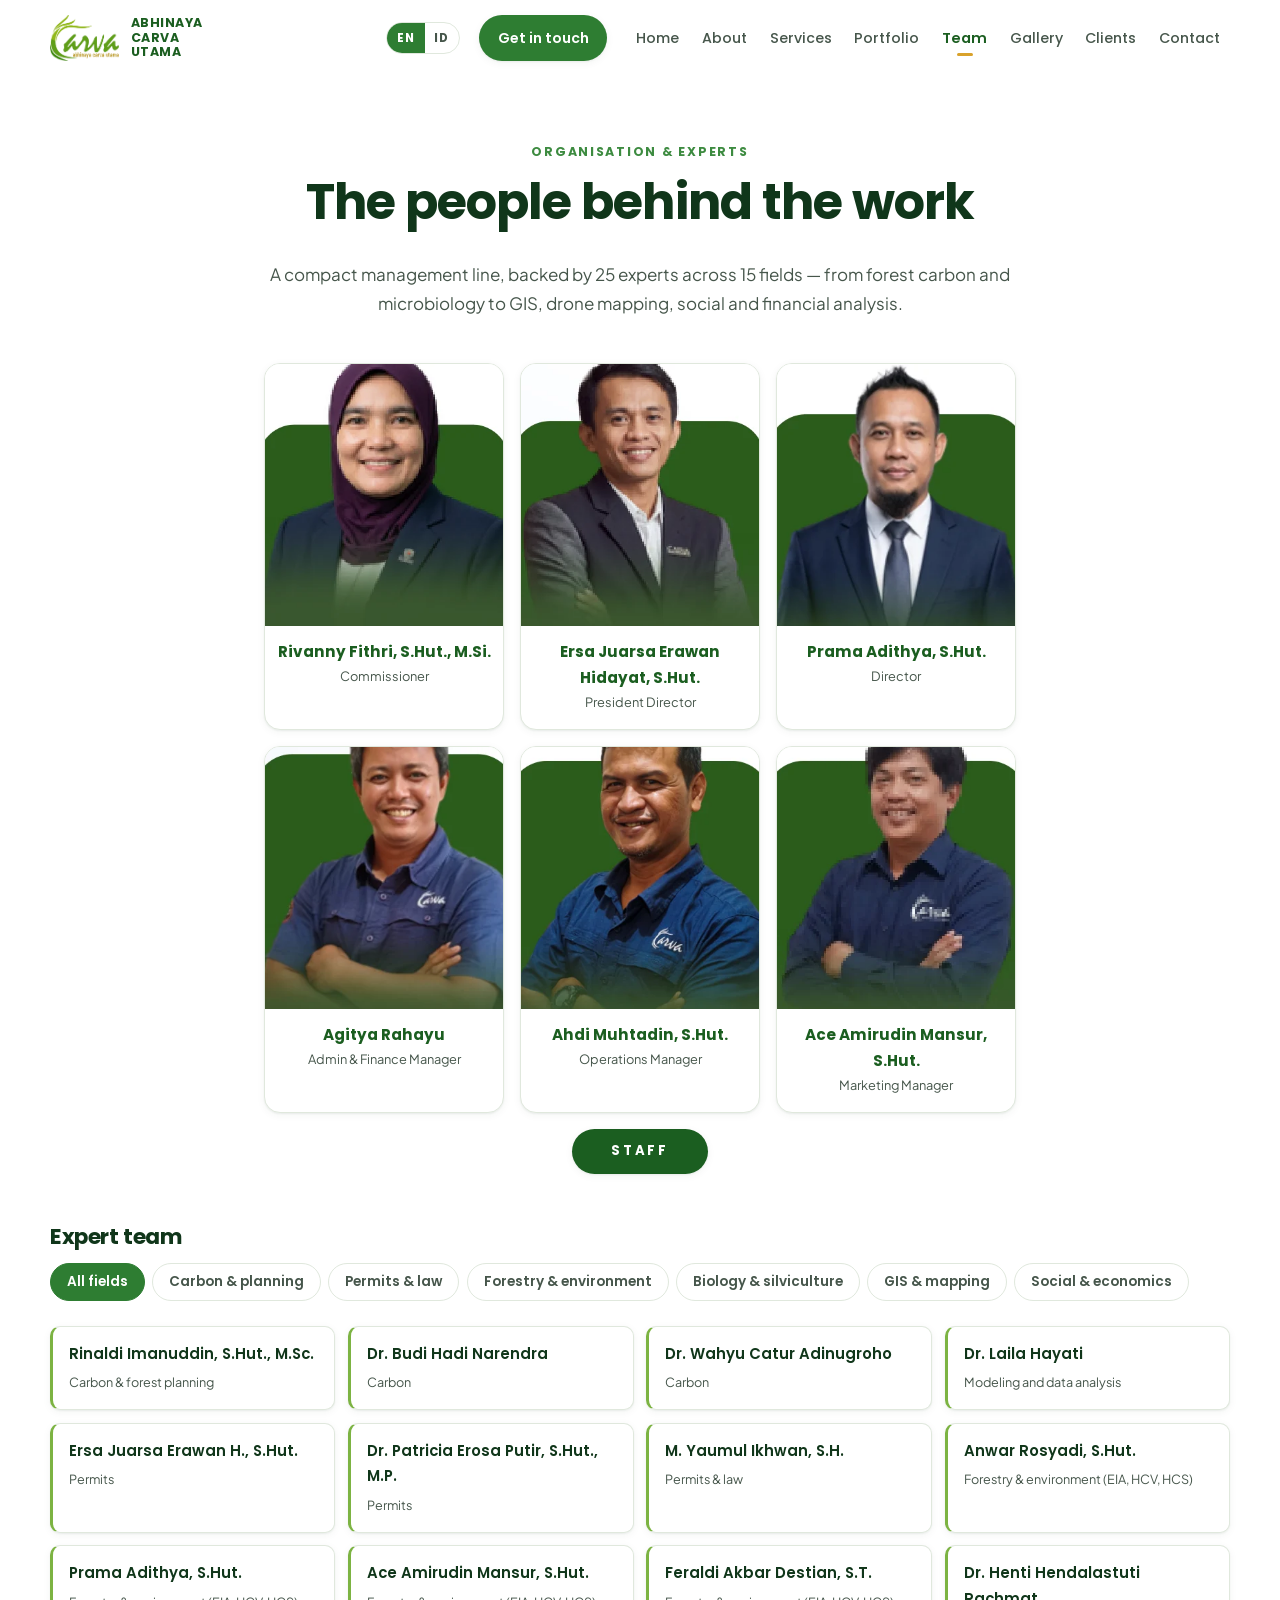
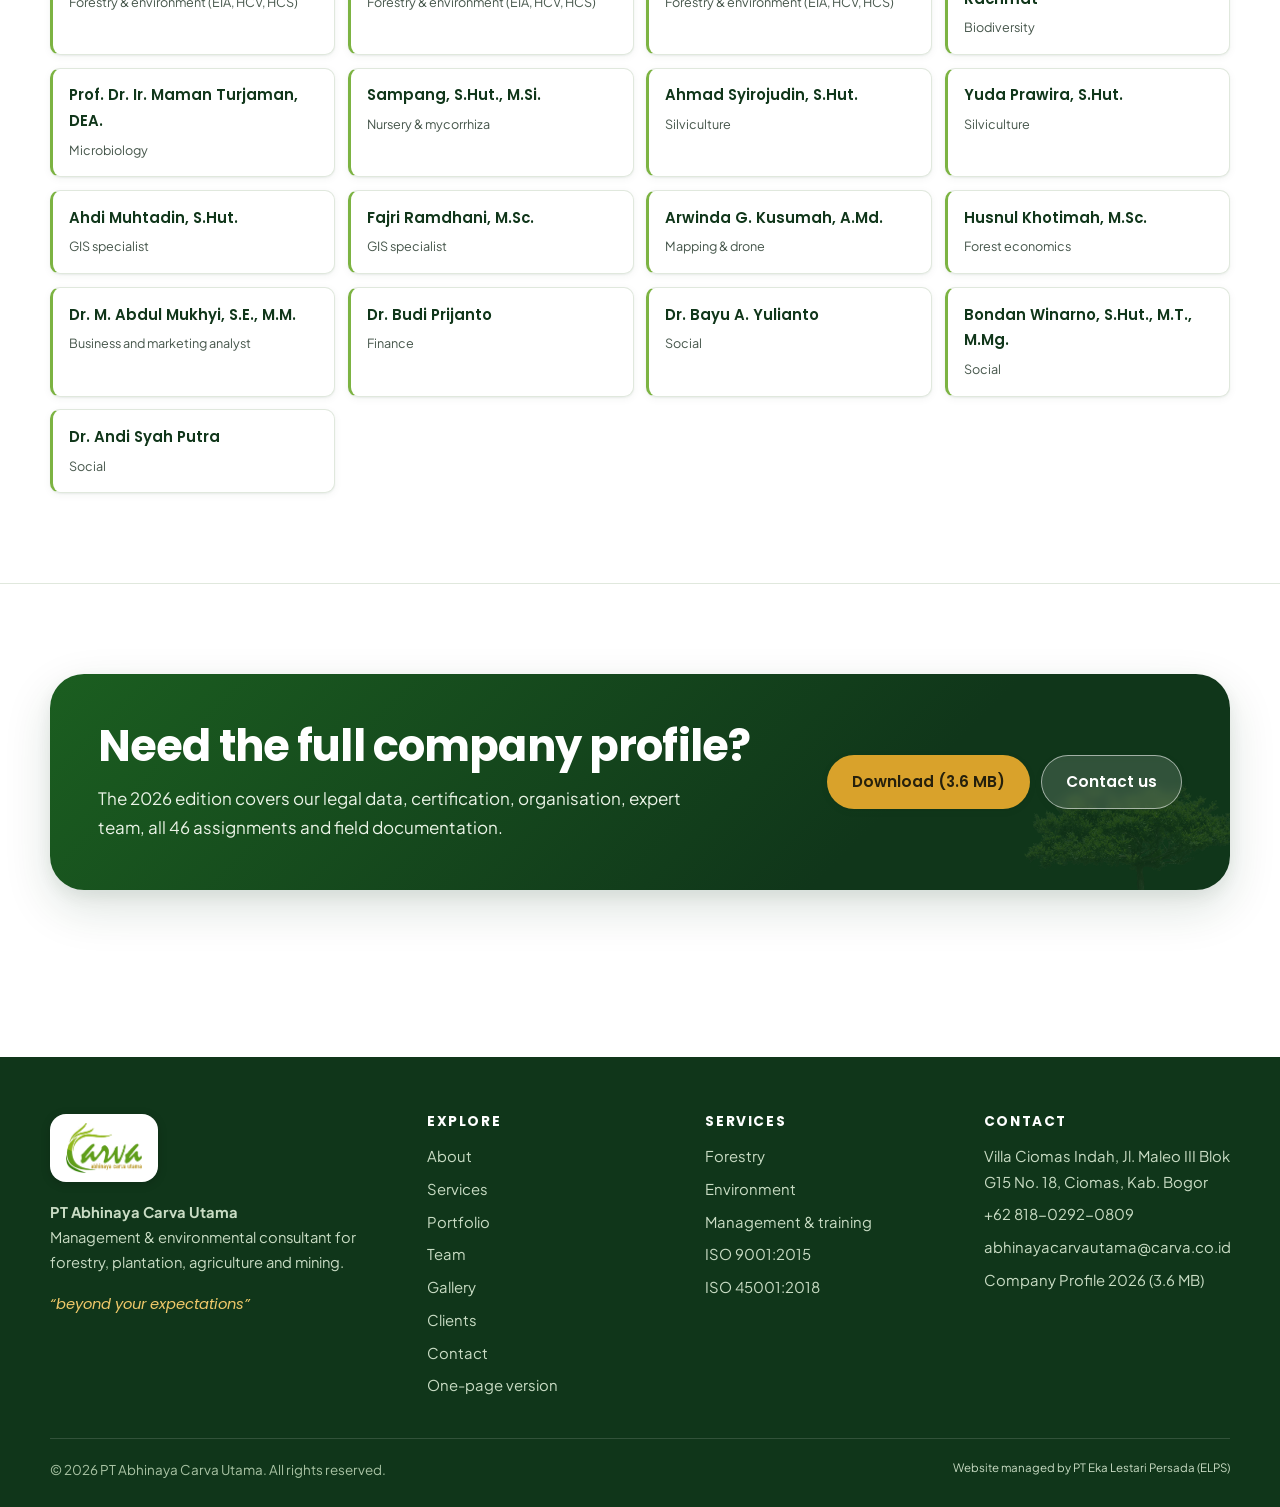
<file: tim-ahli.html>
<!DOCTYPE html>
<html lang="en" data-lang="en">
<head>
<meta charset="utf-8">
<meta name="viewport" content="width=device-width, initial-scale=1">
<title>Organisation &amp; expert team — PT Abhinaya Carva Utama</title>
<meta name="description" content="Management structure and 25 experts across 15 fields: forest carbon, microbiology, biodiversity, silviculture, GIS and drone mapping, social, economics and finance.">
<meta name="author" content="PT Abhinaya Carva Utama">
<link rel="canonical" href="https://carva.co.id/tim-ahli.html">
<meta name="theme-color" content="#1b5e20">
<meta property="og:type" content="website">
<meta property="og:locale" content="en_US">
<meta property="og:locale:alternate" content="id_ID">
<meta property="og:site_name" content="PT Abhinaya Carva Utama">
<meta property="og:title" content="Organisation &amp; expert team — PT Abhinaya Carva Utama">
<meta property="og:description" content="Management structure and 25 experts across 15 fields: forest carbon, microbiology, biodiversity, silviculture, GIS and drone mapping, social, economics and finance.">
<meta property="og:url" content="https://carva.co.id/tim-ahli.html">
<meta property="og:image" content="https://carva.co.id/assets/img/hero-hutan.webp">
<meta name="twitter:card" content="summary_large_image">
<link rel="icon" type="image/png" href="assets/img/favicon.png">
<link rel="apple-touch-icon" href="assets/img/favicon.png">
<link rel="preconnect" href="https://fonts.googleapis.com">
<link rel="preconnect" href="https://fonts.gstatic.com" crossorigin>
<link rel="stylesheet" href="https://fonts.googleapis.com/css2?family=Poppins:wght@600;700;800&family=Plus+Jakarta+Sans:wght@400;500;600;700&display=swap">
<link rel="stylesheet" href="assets/css/style.css">
<link rel="stylesheet" href="assets/css/onepage.css">
</head>
<body>
<a class="skip" href="#isi"><span data-l="en">Skip to content</span><span data-l="id">Lompat ke konten</span></a>
<div class="progress" aria-hidden="true"><i></i></div>

<header class="site-header">
  <div class="wrap header-in">
    <a class="brand" href="multi-halaman.html" aria-label="PT Abhinaya Carva Utama">
      <img src="assets/img/logo-carva.png" alt="Logo CARVA — PT Abhinaya Carva Utama" width="617" height="409">
      <b>Abhinaya<br>Carva<br>Utama</b>
    </a>

    <button class="burger" aria-label="Menu" aria-expanded="false" aria-controls="menu"><span></span></button>

    <div class="lang" role="group" aria-label="Language / Bahasa">
      <button type="button" data-lang="en" aria-pressed="true">EN</button>
      <button type="button" data-lang="id" aria-pressed="false">ID</button>
    </div>

    <a class="btn btn-sm nav-cta" href="kontak.html"><span data-l="en">Get in touch</span><span data-l="id">Hubungi kami</span></a>

    <nav class="nav-links" id="menu" aria-label="Main">
      <a href="multi-halaman.html"><span data-l="en">Home</span><span data-l="id">Beranda</span></a>
      <a href="tentang.html"><span data-l="en">About</span><span data-l="id">Tentang</span></a>
      <a href="layanan.html"><span data-l="en">Services</span><span data-l="id">Layanan</span></a>
      <a href="portofolio.html"><span data-l="en">Portfolio</span><span data-l="id">Portofolio</span></a>
      <a href="tim-ahli.html" aria-current="page"><span data-l="en">Team</span><span data-l="id">Tim</span></a>
      <a href="galeri.html"><span data-l="en">Gallery</span><span data-l="id">Galeri</span></a>
      <a href="klien.html"><span data-l="en">Clients</span><span data-l="id">Klien</span></a>
      <a href="kontak.html"><span data-l="en">Contact</span><span data-l="id">Kontak</span></a>
    </nav>
  </div>
</header>

<main id="isi">
<section class="sec sec-top" id="tim">
  <div class="wrap">
    <div class="sec-head center">
      <span class="eyebrow"><span data-l="en">Organisation &amp; experts</span><span data-l="id">Organisasi &amp; tenaga ahli</span></span>
      <h1 class="page-h1"><span data-l="en">The people behind the work</span><span data-l="id">Orang-orang di balik pekerjaan</span></h1>
      <p><span data-l="en">A compact management line, backed by 25 experts across 15 fields — from forest carbon and microbiology to GIS, drone mapping, social and financial analysis.</span><span data-l="id">Jajaran manajemen yang ringkas, disokong 25 tenaga ahli pada 15 bidang — dari karbon hutan dan mikrobiologi hingga GIS, pemetaan drone, sosial, dan keuangan.</span></p>
    </div>

    <div class="org">
      <div class="org-row">
        <article class="person reveal">
          <img src="assets/img/org/komisaris.webp" alt="Rivanny Fithri, S.Hut., M.Si." width="420" height="476" loading="lazy">
          <div><b>Rivanny Fithri, S.Hut., M.Si.</b><span data-l="en">Commissioner</span><span data-l="id">Komisaris</span></div>
        </article>
        <article class="person reveal" data-delay="70">
          <img src="assets/img/org/direktur-utama.webp" alt="Ersa Juarsa Erawan Hidayat, S.Hut." width="420" height="497" loading="lazy">
          <div><b>Ersa Juarsa Erawan Hidayat, S.Hut.</b><span data-l="en">President Director</span><span data-l="id">Direktur Utama</span></div>
        </article>
        <article class="person reveal" data-delay="140">
          <img src="assets/img/org/direktur.webp" alt="Prama Adithya, S.Hut." width="420" height="516" loading="lazy">
          <div><b>Prama Adithya, S.Hut.</b><span data-l="en">Director</span><span data-l="id">Direktur</span></div>
        </article>
      </div>
      <div class="org-row">
        <article class="person reveal">
          <img src="assets/img/org/manager-adm.webp" alt="Agitya Rahayu" width="420" height="460" loading="lazy">
          <div><b>Agitya Rahayu</b><span data-l="en">Admin &amp; Finance Manager</span><span data-l="id">Manager Adm &amp; Keuangan</span></div>
        </article>
        <article class="person reveal" data-delay="70">
          <img src="assets/img/org/manager-ops.webp" alt="Ahdi Muhtadin, S.Hut." width="420" height="460" loading="lazy">
          <div><b>Ahdi Muhtadin, S.Hut.</b><span data-l="en">Operations Manager</span><span data-l="id">Manager Operasional</span></div>
        </article>
        <article class="person reveal" data-delay="140">
          <img src="assets/img/org/manager-mkt.webp" alt="Ace Amirudin Mansur, S.Hut." width="420" height="482" loading="lazy">
          <div><b>Ace Amirudin Mansur, S.Hut.</b><span data-l="en">Marketing Manager</span><span data-l="id">Manager Marketing</span></div>
        </article>
      </div>
      <div class="org-staff">STAFF</div>
    </div>

    <h3 style="margin-top:clamp(2.2rem,4vw,3.2rem)"><span data-l="en">Expert team</span><span data-l="id">Tim ahli</span></h3>
    <div class="filters" data-target="#expert-list" data-item=".expert" data-key="field">
      <button type="button" data-filter="all" aria-pressed="true"><span data-l="en">All fields</span><span data-l="id">Semua bidang</span></button>
      <button type="button" data-filter="karbon" aria-pressed="false"><span data-l="en">Carbon &amp; planning</span><span data-l="id">Karbon &amp; perencanaan</span></button>
      <button type="button" data-filter="izin" aria-pressed="false"><span data-l="en">Permits &amp; law</span><span data-l="id">Perizinan &amp; hukum</span></button>
      <button type="button" data-filter="hutlingk" aria-pressed="false"><span data-l="en">Forestry &amp; environment</span><span data-l="id">Kehutanan &amp; lingkungan</span></button>
      <button type="button" data-filter="hayati" aria-pressed="false"><span data-l="en">Biology &amp; silviculture</span><span data-l="id">Biologi &amp; silvikultur</span></button>
      <button type="button" data-filter="gis" aria-pressed="false"><span data-l="en">GIS &amp; mapping</span><span data-l="id">GIS &amp; pemetaan</span></button>
      <button type="button" data-filter="sosek" aria-pressed="false"><span data-l="en">Social &amp; economics</span><span data-l="id">Sosial &amp; ekonomi</span></button>
    </div>

    <div class="experts" id="expert-list">
      <div class="expert" data-field="karbon"><b>Rinaldi Imanuddin, S.Hut., M.Sc.</b><span data-l="en">Carbon &amp; forest planning</span><span data-l="id">Karbon dan perencanaan kehutanan</span></div>
      <div class="expert" data-field="karbon"><b>Dr. Budi Hadi Narendra</b><span data-l="en">Carbon</span><span data-l="id">Karbon</span></div>
      <div class="expert" data-field="karbon"><b>Dr. Wahyu Catur Adinugroho</b><span data-l="en">Carbon</span><span data-l="id">Karbon</span></div>
      <div class="expert" data-field="karbon"><b>Dr. Laila Hayati</b><span>Modeling and data analysis</span></div>
      <div class="expert" data-field="izin"><b>Ersa Juarsa Erawan H., S.Hut.</b><span data-l="en">Permits</span><span data-l="id">Perizinan</span></div>
      <div class="expert" data-field="izin"><b>Dr. Patricia Erosa Putir, S.Hut., M.P.</b><span data-l="en">Permits</span><span data-l="id">Perizinan</span></div>
      <div class="expert" data-field="izin"><b>M. Yaumul Ikhwan, S.H.</b><span data-l="en">Permits &amp; law</span><span data-l="id">Perizinan &amp; hukum</span></div>
      <div class="expert" data-field="hutlingk"><b>Anwar Rosyadi, S.Hut.</b><span data-l="en">Forestry &amp; environment (EIA, HCV, HCS)</span><span data-l="id">Kehutanan &amp; lingkungan (AMDAL, HCV, HCS)</span></div>
      <div class="expert" data-field="hutlingk"><b>Prama Adithya, S.Hut.</b><span data-l="en">Forestry &amp; environment (EIA, HCV, HCS)</span><span data-l="id">Kehutanan &amp; lingkungan (AMDAL, HCV, HCS)</span></div>
      <div class="expert" data-field="hutlingk"><b>Ace Amirudin Mansur, S.Hut.</b><span data-l="en">Forestry &amp; environment (EIA, HCV, HCS)</span><span data-l="id">Kehutanan &amp; lingkungan (AMDAL, HCV, HCS)</span></div>
      <div class="expert" data-field="hutlingk"><b>Feraldi Akbar Destian, S.T.</b><span data-l="en">Forestry &amp; environment (EIA, HCV, HCS)</span><span data-l="id">Kehutanan &amp; lingkungan (AMDAL, HCV, HCS)</span></div>
      <div class="expert" data-field="hayati"><b>Dr. Henti Hendalastuti Rachmat</b><span>Biodiversity</span></div>
      <div class="expert" data-field="hayati"><b>Prof. Dr. Ir. Maman Turjaman, DEA.</b><span data-l="en">Microbiology</span><span data-l="id">Mikrobiologi</span></div>
      <div class="expert" data-field="hayati"><b>Sampang, S.Hut., M.Si.</b><span data-l="en">Nursery &amp; mycorrhiza</span><span data-l="id">Persemaian &amp; mikoriza</span></div>
      <div class="expert" data-field="hayati"><b>Ahmad Syirojudin, S.Hut.</b><span data-l="en">Silviculture</span><span data-l="id">Silvikultur</span></div>
      <div class="expert" data-field="hayati"><b>Yuda Prawira, S.Hut.</b><span data-l="en">Silviculture</span><span data-l="id">Silvikultur</span></div>
      <div class="expert" data-field="gis"><b>Ahdi Muhtadin, S.Hut.</b><span>GIS specialist</span></div>
      <div class="expert" data-field="gis"><b>Fajri Ramdhani, M.Sc.</b><span>GIS specialist</span></div>
      <div class="expert" data-field="gis"><b>Arwinda G. Kusumah, A.Md.</b><span data-l="en">Mapping &amp; drone</span><span data-l="id">Pemetaan &amp; drone</span></div>
      <div class="expert" data-field="sosek"><b>Husnul Khotimah, M.Sc.</b><span data-l="en">Forest economics</span><span data-l="id">Ekonomi kehutanan</span></div>
      <div class="expert" data-field="sosek"><b>Dr. M. Abdul Mukhyi, S.E., M.M.</b><span>Business and marketing analyst</span></div>
      <div class="expert" data-field="sosek"><b>Dr. Budi Prijanto</b><span data-l="en">Finance</span><span data-l="id">Keuangan</span></div>
      <div class="expert" data-field="sosek"><b>Dr. Bayu A. Yulianto</b><span data-l="en">Social</span><span data-l="id">Sosial</span></div>
      <div class="expert" data-field="sosek"><b>Bondan Winarno, S.Hut., M.T., M.Mg.</b><span data-l="en">Social</span><span data-l="id">Sosial</span></div>
      <div class="expert" data-field="sosek"><b>Dr. Andi Syah Putra</b><span data-l="en">Social</span><span data-l="id">Sosial</span></div>
    </div>
  </div>
</section>

<section class="sec">
  <div class="wrap">
    <div class="cta reveal">
      <div>
        <h2><span data-l="en">Need the full company profile?</span><span data-l="id">Perlu company profile lengkap?</span></h2>
        <p><span data-l="en">The 2026 edition covers our legal data, certification, organisation, expert team, all 46 assignments and field documentation.</span><span data-l="id">Edisi 2026 memuat data legal, sertifikasi, struktur organisasi, tim ahli, seluruh 46 penugasan, dan dokumentasi lapangan.</span></p>
      </div>
      <div class="cta-actions">
        <a class="btn btn-gold" href="assets/dok/Company-Profile-PT-Abhinaya-Carva-Utama-2026-ringan.pdf" download><span data-l="en">Download (3.6 MB)</span><span data-l="id">Unduh (3,6 MB)</span></a>
        <a class="btn btn-light" href="kontak.html"><span data-l="en">Contact us</span><span data-l="id">Hubungi kami</span></a>
      </div>
    </div>
  </div>
</section>
</main>

<footer class="site-footer">
  <div class="wrap">
    <div class="foot-grid">
      <div>
        <img class="flogo" src="assets/img/logo-carva.png" alt="CARVA" width="617" height="409" loading="lazy">
        <p><b>PT Abhinaya Carva Utama</b><br>
          <span data-l="en">Management &amp; environmental consultant for forestry, plantation, agriculture and mining.</span>
          <span data-l="id">Konsultan manajemen &amp; lingkungan untuk kehutanan, perkebunan, pertanian, dan pertambangan.</span>
        </p>
        <p class="foot-motto">“beyond your expectations”</p>
      </div>
      <div>
        <h4 data-l-alt="Jelajahi|Explore">Explore</h4>
        <ul>
          <li><a href="tentang.html"><span data-l="en">About</span><span data-l="id">Tentang</span></a></li>
          <li><a href="layanan.html"><span data-l="en">Services</span><span data-l="id">Layanan</span></a></li>
          <li><a href="portofolio.html"><span data-l="en">Portfolio</span><span data-l="id">Portofolio</span></a></li>
          <li><a href="tim-ahli.html"><span data-l="en">Team</span><span data-l="id">Tim</span></a></li>
          <li><a href="galeri.html"><span data-l="en">Gallery</span><span data-l="id">Galeri</span></a></li>
          <li><a href="klien.html"><span data-l="en">Clients</span><span data-l="id">Klien</span></a></li>
          <li><a href="kontak.html"><span data-l="en">Contact</span><span data-l="id">Kontak</span></a></li>
          <li><a href="index.html"><span data-l="en">One-page version</span><span data-l="id">Versi satu halaman</span></a></li>
        </ul>
      </div>
      <div>
        <h4 data-l-alt="Layanan|Services">Services</h4>
        <ul>
          <li><span data-l="en">Forestry</span><span data-l="id">Kehutanan</span></li>
          <li><span data-l="en">Environment</span><span data-l="id">Lingkungan</span></li>
          <li><span data-l="en">Management &amp; training</span><span data-l="id">Manajemen &amp; pelatihan</span></li>
          <li>ISO 9001:2015</li>
          <li>ISO 45001:2018</li>
        </ul>
      </div>
      <div>
        <h4 data-l-alt="Kontak|Contact">Contact</h4>
        <ul>
          <li>Villa Ciomas Indah, Jl. Maleo III Blok G15 No. 18, Ciomas, Kab. Bogor</li>
          <li><a href="tel:+6281802920809">+62 818-0292-0809</a></li>
          <li><a href="mailto:abhinayacarvautama@carva.co.id">abhinayacarvautama@carva.co.id</a></li>
          <li><a href="assets/dok/Company-Profile-PT-Abhinaya-Carva-Utama-2026-ringan.pdf" download><span data-l="en">Company Profile 2026 (3.6 MB)</span><span data-l="id">Company Profile 2026 (3,6 MB)</span></a></li>
        </ul>
      </div>
    </div>
    <div class="foot-bot">
      <span>© <span data-year>2026</span> PT Abhinaya Carva Utama. <span data-l="en">All rights reserved.</span><span data-l="id">Seluruh hak dilindungi.</span></span>
      <span class="alt-view"><a href="https://elps.co.id" target="_blank" rel="noopener"><span data-l="id">Website dalam pengelolaan PT. Eka Lestari Persada (ELPS)</span><span data-l="en">Website managed by PT Eka Lestari Persada (ELPS)</span></a></span>
    </div>
  </div>
</footer>

<button class="totop" aria-label="Back to top" data-l-alt="Kembali ke atas|Back to top">
  <svg width="18" height="18" viewBox="0 0 24 24" fill="none" stroke="currentColor" stroke-width="2.4" stroke-linecap="round" stroke-linejoin="round" aria-hidden="true"><path d="M12 20V6"/><path d="m6 11 6-6 6 6"/></svg>
</button>

<div class="lightbox" role="dialog" aria-modal="true" aria-label="Photo viewer">
  <button class="lb-close" type="button" aria-label="Close">×</button>
  <button class="lb-prev" type="button" aria-label="Previous">‹</button>
  <button class="lb-next" type="button" aria-label="Next">›</button>
  <div>
    <img alt="">
    <p class="lb-cap"></p>
  </div>
</div>

<script src="assets/js/main.js"></script>
<script src="assets/js/onepage.js"></script>
</body>
</html>
</file>
<file: assets/css/style.css>
/* =========================================================================
   PT Abhinaya Carva Utama — carva.co.id
   Gaya bersama untuk versi satu halaman (index.html) dan versi multi-halaman.
   Palet diambil dari company profile 2026: hijau hutan, hijau daun, emas.
   ====================================================================== */

:root {
  --green-900: #10361a;
  --green-800: #1b5e20;
  --green-700: #2e7d32;
  --green-600: #3d8b40;
  --leaf-500:  #7cb342;
  --leaf-400:  #96c95a;
  --gold-600:  #c1841a;
  --gold-500:  #d9a22b;
  --gold-300:  #f0c96a;

  --ink:       #15211a;
  --ink-soft:  #46564b;
  --line:      #e0e8dd;
  --cream:     #f6faf4;
  --paper:     #ffffff;
  --sky:       #eef6fb;

  --shadow-sm: 0 1px 2px rgba(16, 54, 26, .06), 0 2px 8px rgba(16, 54, 26, .05);
  --shadow-md: 0 6px 18px rgba(16, 54, 26, .08), 0 2px 6px rgba(16, 54, 26, .05);
  --shadow-lg: 0 18px 48px rgba(16, 54, 26, .14), 0 6px 16px rgba(16, 54, 26, .07);

  --r-sm: 10px;
  --r-md: 16px;
  --r-lg: 24px;
  --r-xl: 34px;

  --wrap: 1180px;
  --header-h: 76px;

  --sans: "Plus Jakarta Sans", ui-sans-serif, system-ui, -apple-system, "Segoe UI", Roboto, Arial, sans-serif;
  --display: "Poppins", var(--sans);
}

/* --- dasar --------------------------------------------------------------- */
*, *::before, *::after { box-sizing: border-box; }

html { -webkit-text-size-adjust: 100%; scroll-behavior: smooth; }
@media (prefers-reduced-motion: reduce) { html { scroll-behavior: auto; } }

body {
  margin: 0;
  font-family: var(--sans);
  font-size: 17px;
  line-height: 1.72;
  color: var(--ink);
  background: var(--paper);
  overflow-x: hidden;
}

img, svg { max-width: 100%; height: auto; display: block; }
a { color: var(--green-700); text-decoration: none; }
a:hover { color: var(--green-800); }
ul { margin: 0; padding: 0; list-style: none; }

h1, h2, h3, h4 {
  font-family: var(--display);
  font-weight: 700;
  line-height: 1.14;
  letter-spacing: -.02em;
  color: var(--green-900);
  margin: 0 0 .6em;
  text-wrap: balance;
}
h1 { font-size: clamp(2.15rem, 5.2vw, 3.9rem); }
h2 { font-size: clamp(1.72rem, 3.6vw, 2.7rem); }
h3 { font-size: clamp(1.12rem, 1.7vw, 1.35rem); }
p  { margin: 0 0 1.1em; }
p:last-child { margin-bottom: 0; }

:focus-visible {
  outline: 3px solid var(--gold-500);
  outline-offset: 3px;
  border-radius: 4px;
}

.wrap { width: min(100% - 2.6rem, var(--wrap)); margin-inline: auto; }
@media (max-width: 640px) { .wrap { width: min(100% - 1.6rem, var(--wrap)); } }

.skip {
  position: absolute; left: -9999px; top: 0; z-index: 200;
  background: var(--green-800); color: #fff; padding: .7rem 1.1rem; border-radius: 0 0 var(--r-sm) 0;
}
.skip:focus { left: 0; color: #fff; }

/* --- dwibahasa ----------------------------------------------------------- */
html[data-lang="id"] [data-l="en"], html[data-lang="en"] [data-l="id"] { display: none !important; }

/* --- tombol -------------------------------------------------------------- */
.btn {
  --btn-bg: var(--green-700);
  --btn-fg: #fff;
  display: inline-flex; align-items: center; gap: .55rem;
  font-family: var(--display); font-weight: 600; font-size: .96rem;
  padding: .82rem 1.5rem;
  border: 1.5px solid transparent; border-radius: 999px;
  background: var(--btn-bg); color: var(--btn-fg);
  cursor: pointer; text-align: center;
  transition: transform .18s ease, box-shadow .18s ease, background .18s ease, color .18s ease, border-color .18s ease;
  box-shadow: var(--shadow-sm);
}
.btn:hover { color: var(--btn-fg); transform: translateY(-2px); box-shadow: var(--shadow-md); }
.btn:active { transform: translateY(0); }
.btn svg { flex: none; }

.btn-gold  { --btn-bg: var(--gold-500); --btn-fg: #26200c; }
.btn-ghost { --btn-bg: transparent; --btn-fg: var(--green-800); border-color: var(--green-700); box-shadow: none; }
.btn-ghost:hover { --btn-bg: var(--green-700); --btn-fg: #fff; }
.btn-light { --btn-bg: rgba(255,255,255,.14); --btn-fg: #fff; border-color: rgba(255,255,255,.55); backdrop-filter: blur(4px); }
.btn-light:hover { --btn-bg: #fff; --btn-fg: var(--green-800); border-color: #fff; }
.btn-sm { padding: .6rem 1.1rem; font-size: .88rem; }

/* --- header -------------------------------------------------------------- */
.site-header {
  position: sticky; top: 0; z-index: 100;
  background: rgba(255, 255, 255, .82);
  backdrop-filter: blur(14px) saturate(1.4);
  border-bottom: 1px solid transparent;
  transition: box-shadow .2s ease, border-color .2s ease, background .2s ease;
}
.site-header.is-stuck { box-shadow: var(--shadow-sm); border-bottom-color: var(--line); background: rgba(255,255,255,.94); }
.header-in {
  min-height: var(--header-h);
  display: flex; align-items: center; gap: 1.2rem;
}
.brand { display: flex; align-items: center; gap: .7rem; margin-right: auto; }
.brand img { height: 46px; width: auto; }
.brand b {
  font-family: var(--display); font-size: .78rem; font-weight: 700; line-height: 1.15;
  color: var(--green-800); letter-spacing: .04em; text-transform: uppercase;
  display: block; max-width: 8.5rem;
}
@media (max-width: 420px) { .brand b { display: none; } }

.nav-links { display: flex; align-items: center; gap: .18rem; }
.nav-links a {
  font-family: var(--display); font-size: .89rem; font-weight: 500;
  color: var(--ink-soft); padding: .55rem .62rem; border-radius: 999px;
  position: relative; transition: color .16s ease, background .16s ease;
}
.nav-links a:hover { color: var(--green-800); background: var(--cream); }
.nav-links a[aria-current] { color: var(--green-800); font-weight: 600; }
.nav-links a[aria-current]::after {
  content: ""; position: absolute; left: 50%; bottom: .18rem; translate: -50% 0;
  width: 16px; height: 3px; border-radius: 3px; background: var(--gold-500);
}

.lang { display: flex; border: 1.5px solid var(--line); border-radius: 999px; overflow: hidden; background: #fff; }
.lang button {
  font-family: var(--display); font-size: .74rem; font-weight: 700; letter-spacing: .06em;
  padding: .42rem .62rem; border: 0; background: transparent; color: var(--ink-soft); cursor: pointer;
}
.lang button[aria-pressed="true"] { background: var(--green-700); color: #fff; }

.burger {
  display: none; width: 44px; height: 40px; border: 1.5px solid var(--line);
  border-radius: var(--r-sm); background: #fff; cursor: pointer; position: relative;
}
.burger span, .burger::before, .burger::after {
  content: ""; position: absolute; left: 11px; right: 11px; height: 2px; border-radius: 2px;
  background: var(--green-800); transition: transform .2s ease, opacity .2s ease;
}
.burger::before { top: 13px; } .burger span { top: 19px; } .burger::after { bottom: 13px; }
.burger[aria-expanded="true"]::before { transform: translateY(6px) rotate(45deg); }
.burger[aria-expanded="true"] span { opacity: 0; }
.burger[aria-expanded="true"]::after { transform: translateY(-6px) rotate(-45deg); }

@media (max-width: 1040px) {
  .burger { display: block; order: 3; }
  .nav-links {
    order: 4; flex-basis: 100%; flex-direction: column; align-items: stretch;
    gap: 0; max-height: 0; overflow: hidden; transition: max-height .28s ease;
  }
  .nav-links.is-open { max-height: 70vh; overflow-y: auto; padding-bottom: .8rem; }
  .nav-links a { padding: .78rem .4rem; border-bottom: 1px solid var(--line); border-radius: 0; }
  .nav-links a[aria-current]::after { display: none; }
  .header-in { flex-wrap: wrap; padding-block: .6rem; }
  .nav-cta { display: none; }
}

/* --- hero ---------------------------------------------------------------- */
.hero {
  position: relative; isolation: isolate; overflow: hidden;
  background:
    radial-gradient(120% 90% at 82% 8%, #dff0e4 0%, rgba(223,240,228,0) 58%),
    linear-gradient(175deg, var(--sky) 0%, #fdfefb 46%, #eef7e9 100%);
  padding: clamp(2.6rem, 6vw, 5.2rem) 0 clamp(3rem, 6vw, 4.6rem);
}
.hero::after {
  content: ""; position: absolute; inset: auto 0 -1px 0; height: 120px; z-index: -1;
  background: linear-gradient(to top, rgba(124,179,66,.16), transparent);
}
.hero-grid {
  display: grid; grid-template-columns: minmax(0, 1.04fr) minmax(0, .96fr);
  gap: clamp(1.6rem, 4vw, 3.4rem); align-items: center;
}
@media (max-width: 900px) { .hero-grid { grid-template-columns: 1fr; } }

.kicker {
  display: inline-flex; align-items: center; gap: .5rem;
  font-family: var(--display); font-size: .76rem; font-weight: 700;
  letter-spacing: .13em; text-transform: uppercase; color: var(--gold-600);
  background: rgba(217, 162, 43, .12); border: 1px solid rgba(217, 162, 43, .32);
  padding: .38rem .82rem; border-radius: 999px; margin-bottom: 1.15rem;
}
.kicker::before { content: ""; width: 6px; height: 6px; border-radius: 50%; background: var(--gold-500); }

.hero h1 { margin-bottom: .5em; }
.hero h1 em {
  font-style: normal; display: block;
  background: linear-gradient(96deg, var(--green-700), var(--leaf-500) 62%, var(--gold-500));
  -webkit-background-clip: text; background-clip: text; color: transparent;
}
.lead { font-size: clamp(1.02rem, 1.35vw, 1.16rem); color: var(--ink-soft); max-width: 60ch; }
.hero-actions { display: flex; flex-wrap: wrap; gap: .7rem; margin-top: 1.7rem; }

.motto {
  margin-top: 1.9rem; padding-left: 1.05rem; border-left: 3px solid var(--gold-500);
  font-family: var(--display); font-style: italic; font-weight: 500;
  color: var(--green-800); font-size: 1.03rem;
}

.hero-art { position: relative; }
.hero-art .shot {
  border-radius: var(--r-xl); overflow: hidden; box-shadow: var(--shadow-lg);
  border: 8px solid #fff; aspect-ratio: 4 / 3.05; background: var(--cream);
}
.hero-art .shot img { width: 100%; height: 100%; object-fit: cover; }
.hero-art .globe {
  position: absolute; width: 38%; max-width: 190px; left: -6%; bottom: -8%;
  filter: drop-shadow(0 14px 26px rgba(16, 54, 26, .28));
  animation: float 7s ease-in-out infinite;
}
.hero-art .badge {
  position: absolute; right: -4%; top: 6%;
  background: #fff; border-radius: var(--r-md); box-shadow: var(--shadow-md);
  padding: .7rem .95rem; display: flex; align-items: center; gap: .6rem;
  font-family: var(--display); font-size: .8rem; font-weight: 600; color: var(--green-800);
  border: 1px solid var(--line);
}
.hero-art .badge b { font-size: 1.24rem; color: var(--gold-600); font-weight: 800; line-height: 1; }
@keyframes float { 0%, 100% { transform: translateY(0); } 50% { transform: translateY(-13px); } }
@media (prefers-reduced-motion: reduce) { .hero-art .globe { animation: none; } }
@media (max-width: 900px) { .hero-art .globe { max-width: 130px; } }

/* --- deret statistik ----------------------------------------------------- */
.stats {
  display: grid; grid-template-columns: repeat(4, 1fr); gap: 1px;
  background: var(--line); border: 1px solid var(--line);
  border-radius: var(--r-lg); overflow: hidden; margin-top: clamp(2.2rem, 4vw, 3.4rem);
  box-shadow: var(--shadow-sm);
}
.stats div { background: #fff; padding: 1.25rem 1rem; text-align: center; }
.stats b {
  display: block; font-family: var(--display); font-weight: 800;
  font-size: clamp(1.65rem, 3.2vw, 2.35rem); line-height: 1; color: var(--green-700);
}
.stats span { font-size: .82rem; color: var(--ink-soft); letter-spacing: .02em; }
@media (max-width: 720px) { .stats { grid-template-columns: repeat(2, 1fr); } }

/* --- kerangka section ---------------------------------------------------- */
section[id] { scroll-margin-top: calc(var(--header-h) + 12px); }
.sec { padding: clamp(3.4rem, 7vw, 6rem) 0; position: relative; }
.sec-cream { background: var(--cream); }
.sec-line  { border-top: 1px solid var(--line); }

/* Bagian pertama pada halaman versi multi-halaman: judulnya adalah <h1>
   halaman itu, jadi diberi ruang atas lebih lapang. */
.sec-top { padding-top: clamp(2.6rem, 5vw, 4.4rem); }
.page-h1 { font-size: clamp(1.95rem, 4.2vw, 3.1rem); }

.sec-head { max-width: 62ch; margin-bottom: clamp(1.8rem, 3.5vw, 2.9rem); }
.sec-head.center { margin-inline: auto; text-align: center; }
.sec-head p { color: var(--ink-soft); }
.eyebrow {
  font-family: var(--display); font-size: .78rem; font-weight: 700;
  letter-spacing: .14em; text-transform: uppercase; color: var(--green-600);
  display: block; margin-bottom: .7rem;
}

/* --- kartu umum ---------------------------------------------------------- */
.card {
  background: #fff; border: 1px solid var(--line); border-radius: var(--r-lg);
  padding: 1.6rem; box-shadow: var(--shadow-sm);
  transition: transform .2s ease, box-shadow .2s ease, border-color .2s ease;
}
.card:hover { transform: translateY(-3px); box-shadow: var(--shadow-md); border-color: #cfe0c8; }
.grid { display: grid; gap: clamp(1rem, 2vw, 1.5rem); }
.g-2 { grid-template-columns: repeat(2, minmax(0, 1fr)); }
.g-3 { grid-template-columns: repeat(3, minmax(0, 1fr)); }
.g-4 { grid-template-columns: repeat(4, minmax(0, 1fr)); }
@media (max-width: 960px) { .g-4 { grid-template-columns: repeat(2, minmax(0, 1fr)); } .g-3 { grid-template-columns: repeat(2, minmax(0, 1fr)); } }
@media (max-width: 680px) { .g-2, .g-3, .g-4 { grid-template-columns: 1fr; } }

/* --- tentang ------------------------------------------------------------- */
.about-grid {
  display: grid; grid-template-columns: minmax(0, 1fr) minmax(0, .82fr);
  gap: clamp(1.6rem, 4vw, 3.2rem); align-items: start;
}
@media (max-width: 900px) { .about-grid { grid-template-columns: 1fr; } }

.quote {
  margin: 1.6rem 0 0; padding: 1.5rem 1.6rem;
  background: linear-gradient(140deg, var(--green-800), var(--green-900));
  color: #eaf3e6; border-radius: var(--r-lg); box-shadow: var(--shadow-md);
  position: relative; overflow: hidden;
}
.quote::before {
  content: "“"; position: absolute; right: .6rem; top: -1.4rem;
  font-family: var(--display); font-size: 8rem; color: rgba(255,255,255,.12); line-height: 1;
}
.quote p { margin: 0; position: relative; }
.quote b { color: var(--gold-300); }

.figure { border-radius: var(--r-lg); overflow: hidden; box-shadow: var(--shadow-md); border: 6px solid #fff; }
.figure img { width: 100%; }
.figure figcaption {
  font-size: .8rem; color: var(--ink-soft); background: #fff;
  padding: .6rem .8rem; text-align: center;
}

.facts { display: grid; gap: .55rem; margin-top: 1.3rem; }
.facts div {
  display: flex; justify-content: space-between; gap: 1rem; align-items: baseline;
  padding: .72rem .95rem; background: #fff; border: 1px solid var(--line); border-radius: var(--r-sm);
  font-size: .93rem;
}
.facts span { color: var(--ink-soft); }
.facts b { font-family: var(--display); color: var(--green-800); text-align: right; }

.iso { display: grid; grid-template-columns: repeat(2, 1fr); gap: 1rem; margin-top: 1.3rem; }
.iso figure { margin: 0; background: #fff; border: 1px solid var(--line); border-radius: var(--r-md); padding: .8rem; text-align: center; box-shadow: var(--shadow-sm); }
.iso img { border-radius: 6px; margin-bottom: .6rem; }
.iso figcaption { font-family: var(--display); font-size: .82rem; font-weight: 600; color: var(--green-800); }
.iso small { display: block; font-weight: 400; color: var(--ink-soft); font-size: .76rem; }

/* --- visi misi & nilai --------------------------------------------------- */
.vm-grid { display: grid; grid-template-columns: minmax(0, .85fr) minmax(0, 1.15fr); gap: clamp(1.2rem, 3vw, 2.2rem); }
@media (max-width: 900px) { .vm-grid { grid-template-columns: 1fr; } }

.panel-dark {
  background:
    linear-gradient(150deg, rgba(16,54,26,.94), rgba(27,94,32,.9)),
    url("../img/hutan-pinus.webp") center/cover;
  color: #e9f2e5; border-radius: var(--r-lg); padding: clamp(1.5rem, 3vw, 2.3rem);
  box-shadow: var(--shadow-md);
}
.panel-dark h3, .panel-dark h2 { color: #fff; }
.panel-dark .eyebrow { color: var(--gold-300); }

.misi { counter-reset: m; display: grid; gap: .85rem; }
.misi li { counter-increment: m; display: flex; gap: .85rem; align-items: flex-start; font-size: .96rem; }
.misi li::before {
  content: counter(m); flex: none;
  width: 1.7rem; height: 1.7rem; border-radius: 50%;
  display: grid; place-items: center;
  background: var(--leaf-500); color: #10361a;
  font-family: var(--display); font-weight: 700; font-size: .82rem;
}
.values { display: grid; grid-template-columns: repeat(3, 1fr); gap: .9rem; margin-top: 1.2rem; }
@media (max-width: 640px) { .values { grid-template-columns: 1fr; } }
.values div { background: #fff; border: 1px solid var(--line); border-radius: var(--r-md); padding: 1.05rem; box-shadow: var(--shadow-sm); }
.values b { display: block; font-family: var(--display); color: var(--green-800); font-size: 1.02rem; }
.values i { display: block; font-size: .78rem; letter-spacing: .1em; text-transform: uppercase; color: var(--gold-600); font-style: normal; margin-bottom: .35rem; }
.values p { font-size: .9rem; color: var(--ink-soft); margin: .3rem 0 0; }

/* --- pilar cara kerja ---------------------------------------------------- */
.pillars { counter-reset: p; }
.pillar { position: relative; padding-top: 2.6rem; }
.pillar::before {
  counter-increment: p; content: "0" counter(p);
  position: absolute; top: 1.1rem; left: 1.6rem;
  font-family: var(--display); font-weight: 800; font-size: 2.1rem;
  color: rgba(46, 125, 50, .16); line-height: 1;
}
.pillar h3 { margin-bottom: .4em; }
.pillar p { font-size: .93rem; color: var(--ink-soft); margin: 0; }

/* --- layanan ------------------------------------------------------------- */
.svc { padding: 0; overflow: hidden; display: flex; flex-direction: column; }
.svc-img { aspect-ratio: 16 / 9.4; overflow: hidden; }
.svc-img img { width: 100%; height: 100%; object-fit: cover; transition: transform .5s ease; }
.svc:hover .svc-img img { transform: scale(1.05); }
.svc-body { padding: 1.35rem 1.5rem 1.6rem; display: flex; flex-direction: column; flex: 1; }
.svc h3 { display: flex; align-items: center; gap: .6rem; margin-bottom: .7em; }
.svc h3 span {
  width: 2.1rem; height: 2.1rem; flex: none; border-radius: 50%;
  background: var(--cream); border: 1px solid var(--line); display: grid; place-items: center; color: var(--green-700);
}
.tags { display: flex; flex-wrap: wrap; gap: .38rem; margin-top: .3rem; }
.tags li {
  font-size: .79rem; line-height: 1.35; padding: .34rem .68rem; border-radius: 999px;
  background: var(--cream); border: 1px solid var(--line); color: var(--ink-soft);
}
.svc .tags li:hover { border-color: var(--leaf-400); color: var(--green-800); }

/* --- penyaring (portofolio / tim) ---------------------------------------- */
.filters { display: flex; flex-wrap: wrap; gap: .45rem; margin-bottom: 1.6rem; }
.filters button {
  font-family: var(--display); font-size: .85rem; font-weight: 600;
  padding: .5rem 1rem; border-radius: 999px; cursor: pointer;
  background: #fff; border: 1.5px solid var(--line); color: var(--ink-soft);
  transition: all .16s ease;
}
.filters button:hover { border-color: var(--leaf-400); color: var(--green-800); }
.filters button[aria-pressed="true"] { background: var(--green-700); border-color: var(--green-700); color: #fff; }
.is-hidden { display: none !important; }

.search {
  display: flex; align-items: center; gap: .55rem; margin-bottom: 1.1rem;
  background: #fff; border: 1.5px solid var(--line); border-radius: 999px; padding: .35rem .35rem .35rem 1rem;
  max-width: 30rem;
}
.search input { flex: 1; border: 0; outline: 0; font: inherit; font-size: .93rem; background: transparent; color: var(--ink); min-width: 0; }
.search svg { color: var(--ink-soft); flex: none; }

/* --- portofolio ---------------------------------------------------------- */
.pf { display: grid; gap: .8rem; }
.pf-item {
  display: grid; grid-template-columns: 4.6rem minmax(0, 1fr) auto; gap: 1.1rem; align-items: center;
  background: #fff; border: 1px solid var(--line); border-radius: var(--r-md);
  padding: 1rem 1.2rem; box-shadow: var(--shadow-sm);
  transition: transform .16s ease, box-shadow .16s ease, border-color .16s ease;
}
.pf-item:hover { transform: translateX(3px); box-shadow: var(--shadow-md); border-color: #cfe0c8; }
.pf-year {
  font-family: var(--display); font-weight: 800; font-size: 1.02rem; color: var(--green-700);
  background: var(--cream); border-radius: var(--r-sm); padding: .5rem 0; text-align: center;
}
.pf-item h3 { font-size: 1rem; margin: 0 0 .18em; letter-spacing: -.01em; }
.pf-item p { font-size: .89rem; color: var(--ink-soft); margin: 0; }
.pf-item p em { font-style: normal; color: var(--green-700); }
.pf-cat {
  font-family: var(--display); font-size: .74rem; font-weight: 700; letter-spacing: .04em;
  text-transform: uppercase; color: var(--gold-600); background: rgba(217,162,43,.12);
  border: 1px solid rgba(217,162,43,.3); padding: .3rem .6rem; border-radius: 999px; white-space: nowrap;
}
@media (max-width: 760px) {
  .pf-item { grid-template-columns: 3.6rem minmax(0, 1fr); }
  .pf-cat { grid-column: 2; justify-self: start; }
}
.pf-empty { text-align: center; color: var(--ink-soft); padding: 2rem 0; }

/* --- struktur organisasi ------------------------------------------------- */
.org { display: grid; gap: 1rem; }
.org-row { display: grid; gap: 1rem; justify-content: center; grid-auto-flow: column; grid-auto-columns: minmax(0, 15rem); }
@media (max-width: 860px) { .org-row { grid-auto-flow: row; grid-auto-columns: auto; grid-template-columns: repeat(auto-fit, minmax(min(100%, 12rem), 1fr)); } }
.person {
  background: #fff; border: 1px solid var(--line); border-radius: var(--r-md);
  overflow: hidden; box-shadow: var(--shadow-sm); text-align: center;
  transition: transform .2s ease, box-shadow .2s ease;
}
.person:hover { transform: translateY(-3px); box-shadow: var(--shadow-md); }
.person img { width: 100%; aspect-ratio: 1 / 1.1; object-fit: cover; object-position: top center; background: var(--cream); }
.person div { padding: .8rem .7rem 1rem; }
.person b { display: block; font-family: var(--display); font-size: .95rem; color: var(--green-800); }
.person span { display: block; font-size: .8rem; color: var(--ink-soft); }
.org-staff {
  justify-self: center; background: var(--green-800); color: #fff; border-radius: 999px;
  font-family: var(--display); font-weight: 700; letter-spacing: .22em; font-size: .82rem;
  padding: .7rem 2.4rem; box-shadow: var(--shadow-sm);
}

/* --- tim ahli ------------------------------------------------------------ */
.experts { display: grid; grid-template-columns: repeat(auto-fill, minmax(min(100%, 15.5rem), 1fr)); gap: .8rem; }
.expert {
  background: #fff; border: 1px solid var(--line); border-left: 3px solid var(--leaf-500);
  border-radius: var(--r-sm); padding: .85rem 1rem; box-shadow: var(--shadow-sm);
}
.expert b { display: block; font-family: var(--display); font-size: .93rem; color: var(--green-900); font-weight: 600; }
.expert span { font-size: .79rem; color: var(--ink-soft); }

/* --- galeri (slider) ----------------------------------------------------- */
.slider { position: relative; }
.slider-track {
  display: flex; gap: .8rem; overflow-x: auto; overscroll-behavior-x: contain;
  scroll-snap-type: x mandatory; scroll-behavior: smooth;
  padding-bottom: .3rem;
  scrollbar-width: none; -ms-overflow-style: none;
}
.slider-track::-webkit-scrollbar { display: none; }
@media (prefers-reduced-motion: reduce) { .slider-track { scroll-behavior: auto; } }

.slide {
  flex: 0 0 calc((100% - 1.6rem) / 3); scroll-snap-align: start;
  padding: 0; border: 0; cursor: zoom-in; background: var(--cream);
  border-radius: var(--r-md); overflow: hidden; box-shadow: var(--shadow-sm);
  aspect-ratio: 4 / 3; position: relative;
}
@media (max-width: 900px) { .slide { flex-basis: calc((100% - .8rem) / 2); } }
@media (max-width: 600px) { .slide { flex-basis: 100%; } }
.slide img { width: 100%; height: 100%; object-fit: cover; transition: transform .45s ease; }
.slide:hover img { transform: scale(1.07); }
.slide::after {
  content: ""; position: absolute; inset: 0;
  background: linear-gradient(to top, rgba(16,54,26,.3), transparent 55%);
  opacity: 0; transition: opacity .25s ease;
}
.slide:hover::after, .slide:focus-visible::after { opacity: 1; }

.slider-bar { display: flex; align-items: center; gap: 1rem; margin-top: 1rem; }
.slider-progress { flex: 1; height: 4px; border-radius: 4px; background: var(--line); position: relative; overflow: hidden; }
.slider-progress i {
  position: absolute; top: 0; bottom: 0; left: 0; width: 33%;
  border-radius: 4px; background: linear-gradient(90deg, var(--leaf-500), var(--green-700));
  transition: left .25s ease, width .25s ease;
}
.slider-count { font-family: var(--display); font-size: .85rem; color: var(--ink-soft); white-space: nowrap; }
.slider-count b { color: var(--green-800); }
.slider-nav { display: flex; gap: .4rem; }
.slider-nav button {
  width: 40px; height: 40px; border-radius: 50%; cursor: pointer;
  border: 1.5px solid var(--line); background: #fff; color: var(--green-800);
  display: grid; place-items: center; box-shadow: var(--shadow-sm);
  transition: background .16s ease, color .16s ease, border-color .16s ease, opacity .16s ease;
}
.slider-nav button:hover:not(:disabled) { background: var(--green-700); color: #fff; border-color: var(--green-700); }
.slider-nav button:disabled { opacity: .38; cursor: default; }

.lightbox {
  position: fixed; inset: 0; z-index: 200; display: none;
  background: rgba(9, 24, 12, .93); padding: clamp(.8rem, 3vw, 2.5rem);
}
.lightbox.is-open { display: grid; place-items: center; }
.lightbox img { max-width: 100%; max-height: 82vh; border-radius: var(--r-md); box-shadow: var(--shadow-lg); }
.lb-cap { color: #cfe0c8; font-size: .85rem; text-align: center; margin-top: .8rem; }
.lightbox button {
  position: absolute; background: rgba(255,255,255,.12); color: #fff; border: 1px solid rgba(255,255,255,.4);
  width: 46px; height: 46px; border-radius: 50%; cursor: pointer; display: grid; place-items: center;
  font-size: 1.4rem; line-height: 1; backdrop-filter: blur(4px);
}
.lightbox button:hover { background: #fff; color: var(--green-900); }
.lb-close { top: 1rem; right: 1rem; }
.lb-prev { left: 1rem; top: 50%; translate: 0 -50%; }
.lb-next { right: 1rem; top: 50%; translate: 0 -50%; }

/* --- klien --------------------------------------------------------------- */
.clients { display: grid; grid-template-columns: repeat(auto-fill, minmax(min(100%, 14rem), 1fr)); gap: .7rem; }
.clients li {
  background: #fff; border: 1px solid var(--line); border-radius: var(--r-sm);
  padding: .85rem 1rem; font-size: .9rem; display: flex; align-items: center; gap: .6rem;
  box-shadow: var(--shadow-sm);
}
.clients li::before {
  content: ""; width: 8px; height: 8px; border-radius: 2px; flex: none;
  background: var(--leaf-500); rotate: 45deg;
}
.client-group h3 { font-size: 1.02rem; margin: 1.6rem 0 .8rem; display: flex; align-items: center; gap: .7rem; }
.client-group h3::after { content: ""; flex: 1; height: 1px; background: var(--line); }
.client-group:first-of-type h3 { margin-top: 0; }

/* --- kontak -------------------------------------------------------------- */
.contact-grid { display: grid; grid-template-columns: minmax(0, .95fr) minmax(0, 1.05fr); gap: clamp(1.4rem, 3vw, 2.6rem); }
@media (max-width: 900px) { .contact-grid { grid-template-columns: 1fr; } }

.cinfo { display: grid; gap: .8rem; }
.cinfo a, .cinfo div {
  display: flex; gap: .9rem; align-items: flex-start;
  background: #fff; border: 1px solid var(--line); border-radius: var(--r-md);
  padding: 1rem 1.15rem; box-shadow: var(--shadow-sm); color: var(--ink);
}
.cinfo a:hover { border-color: var(--leaf-400); color: var(--green-800); }
.cinfo i {
  flex: none; width: 2.3rem; height: 2.3rem; border-radius: 50%; display: grid; place-items: center;
  background: var(--cream); color: var(--green-700);
}
.cinfo b { display: block; font-family: var(--display); font-size: .8rem; letter-spacing: .06em; text-transform: uppercase; color: var(--ink-soft); font-weight: 600; }
.cinfo span { font-size: .96rem; }

form.card { display: grid; gap: .85rem; }
.field { display: grid; gap: .3rem; }
.field label { font-family: var(--display); font-size: .82rem; font-weight: 600; color: var(--green-900); }
.field input, .field select, .field textarea {
  font: inherit; font-size: .95rem; padding: .68rem .85rem;
  border: 1.5px solid var(--line); border-radius: var(--r-sm); background: #fff; color: var(--ink);
  width: 100%; transition: border-color .16s ease, box-shadow .16s ease;
}
.field textarea { resize: vertical; min-height: 7rem; }
.field input:focus, .field select:focus, .field textarea:focus {
  border-color: var(--leaf-500); box-shadow: 0 0 0 3px rgba(124,179,66,.18); outline: 0;
}
.field-2 { display: grid; grid-template-columns: 1fr 1fr; gap: .85rem; }
@media (max-width: 560px) { .field-2 { grid-template-columns: 1fr; } }
.form-note { font-size: .8rem; color: var(--ink-soft); }

.hours { margin-top: 1rem; }
.hours div { display: flex; justify-content: space-between; padding: .5rem 0; border-bottom: 1px dashed var(--line); font-size: .92rem; }
.hours div:last-child { border-bottom: 0; }
.hours b { font-family: var(--display); color: var(--green-800); }

.map { border-radius: var(--r-lg); overflow: hidden; border: 1px solid var(--line); box-shadow: var(--shadow-sm); margin-top: 1.2rem; }
.map iframe { width: 100%; height: 300px; border: 0; display: block; }

/* --- pita ajakan --------------------------------------------------------- */
.cta {
  background: linear-gradient(135deg, var(--green-800), var(--green-900) 70%);
  color: #eaf3e6; border-radius: var(--r-xl); padding: clamp(1.8rem, 4vw, 3rem);
  display: grid; grid-template-columns: minmax(0, 1fr) auto; gap: 1.6rem; align-items: center;
  box-shadow: var(--shadow-lg); position: relative; overflow: hidden;
}
.cta::before {
  content: ""; position: absolute; right: -40px; bottom: -60px; width: 260px; height: 260px;
  background: url("../img/pohon.webp") right bottom/contain no-repeat; opacity: .22;
}
.cta h2 { color: #fff; margin-bottom: .3em; }
.cta p { margin: 0; max-width: 52ch; }
.cta-actions { display: flex; flex-wrap: wrap; gap: .7rem; position: relative; }
@media (max-width: 800px) { .cta { grid-template-columns: 1fr; } }

/* --- footer -------------------------------------------------------------- */
.site-footer { background: var(--green-900); color: #c9dcc4; padding: clamp(2.4rem, 5vw, 3.6rem) 0 1.6rem; margin-top: clamp(3rem, 6vw, 5rem); }
.foot-grid { display: grid; grid-template-columns: minmax(0, 1.4fr) repeat(3, minmax(0, 1fr)); gap: 2rem; }
@media (max-width: 900px) { .foot-grid { grid-template-columns: 1fr 1fr; } }
@media (max-width: 560px) { .foot-grid { grid-template-columns: 1fr; } }
/* Logo warna asli dipakai di footer (versi knockout putih sulit dibaca karena
   guratan skrip logonya sendiri berwarna putih) — diberi panel putih agar
   kontras di atas hijau tua. */
.site-footer img.flogo {
  height: 68px; width: auto; margin-bottom: 1.1rem;
  background: #fff; padding: .55rem 1rem; border-radius: var(--r-md);
  box-shadow: 0 2px 10px rgba(0, 0, 0, .18);
}
.site-footer h4 { font-family: var(--display); font-size: .85rem; letter-spacing: .12em; text-transform: uppercase; color: #fff; margin: 0 0 .9rem; }
.site-footer a { color: #c9dcc4; font-size: .93rem; }
.site-footer a:hover { color: #fff; }
.site-footer li { margin-bottom: .45rem; font-size: .93rem; }
.site-footer p { font-size: .92rem; }
.foot-motto { font-family: var(--display); font-style: italic; color: var(--gold-300); }
.foot-bot {
  border-top: 1px solid rgba(255,255,255,.14); margin-top: 2rem; padding-top: 1.2rem;
  display: flex; flex-wrap: wrap; gap: .6rem 1.4rem; justify-content: space-between;
  font-size: .84rem; color: #a9c3a4;
}
/* Kredit pengelola situs: sengaja lebih kecil dari baris hak cipta. */
.alt-view, .alt-view a { font-size: .72rem; }

/* --- animasi muncul ------------------------------------------------------ */
.reveal { opacity: 0; transform: translateY(16px); transition: opacity .6s ease, transform .6s ease; }
.reveal.is-in { opacity: 1; transform: none; }
@media (prefers-reduced-motion: reduce) { .reveal { opacity: 1; transform: none; transition: none; } }

/* --- cetak --------------------------------------------------------------- */
@media print {
  .site-header, .lang, .burger, .totop, .cta, .map, form.card { display: none !important; }
  body { font-size: 11pt; }
  .sec { padding: 1rem 0; }
  a { color: #000; }
}
</file>
<file: assets/css/onepage.css>
/* Tambahan khusus versi SATU HALAMAN (index.html). Dimuat setelah style.css. */

/* Penanda kemajuan gulir di bawah header */
.progress {
  position: fixed; left: 0; top: 0; z-index: 101;
  height: 3px; width: 100%; background: transparent; pointer-events: none;
}
.progress i {
  display: block; height: 100%; width: 0;
  background: linear-gradient(90deg, var(--leaf-500), var(--gold-500));
  transition: width .1s linear;
}

/* Tombol kembali ke atas */
.totop {
  position: fixed; right: clamp(.9rem, 2vw, 1.6rem); bottom: clamp(.9rem, 2vw, 1.6rem);
  z-index: 99; width: 46px; height: 46px; border-radius: 50%;
  border: 1px solid var(--line); background: #fff; color: var(--green-800);
  box-shadow: var(--shadow-md); cursor: pointer;
  display: grid; place-items: center;
  opacity: 0; visibility: hidden; transform: translateY(10px);
  transition: opacity .22s ease, transform .22s ease, visibility .22s ease, background .18s ease, color .18s ease;
}
.totop.is-on { opacity: 1; visibility: visible; transform: none; }
.totop:hover { background: var(--green-700); color: #fff; border-color: var(--green-700); }

/* Bagian yang berdampingan di satu gulir perlu jeda visual lebih tegas */
.sec + .sec:not(.sec-cream):not(.sec-line) { border-top: 1px solid var(--line); }
</file>
